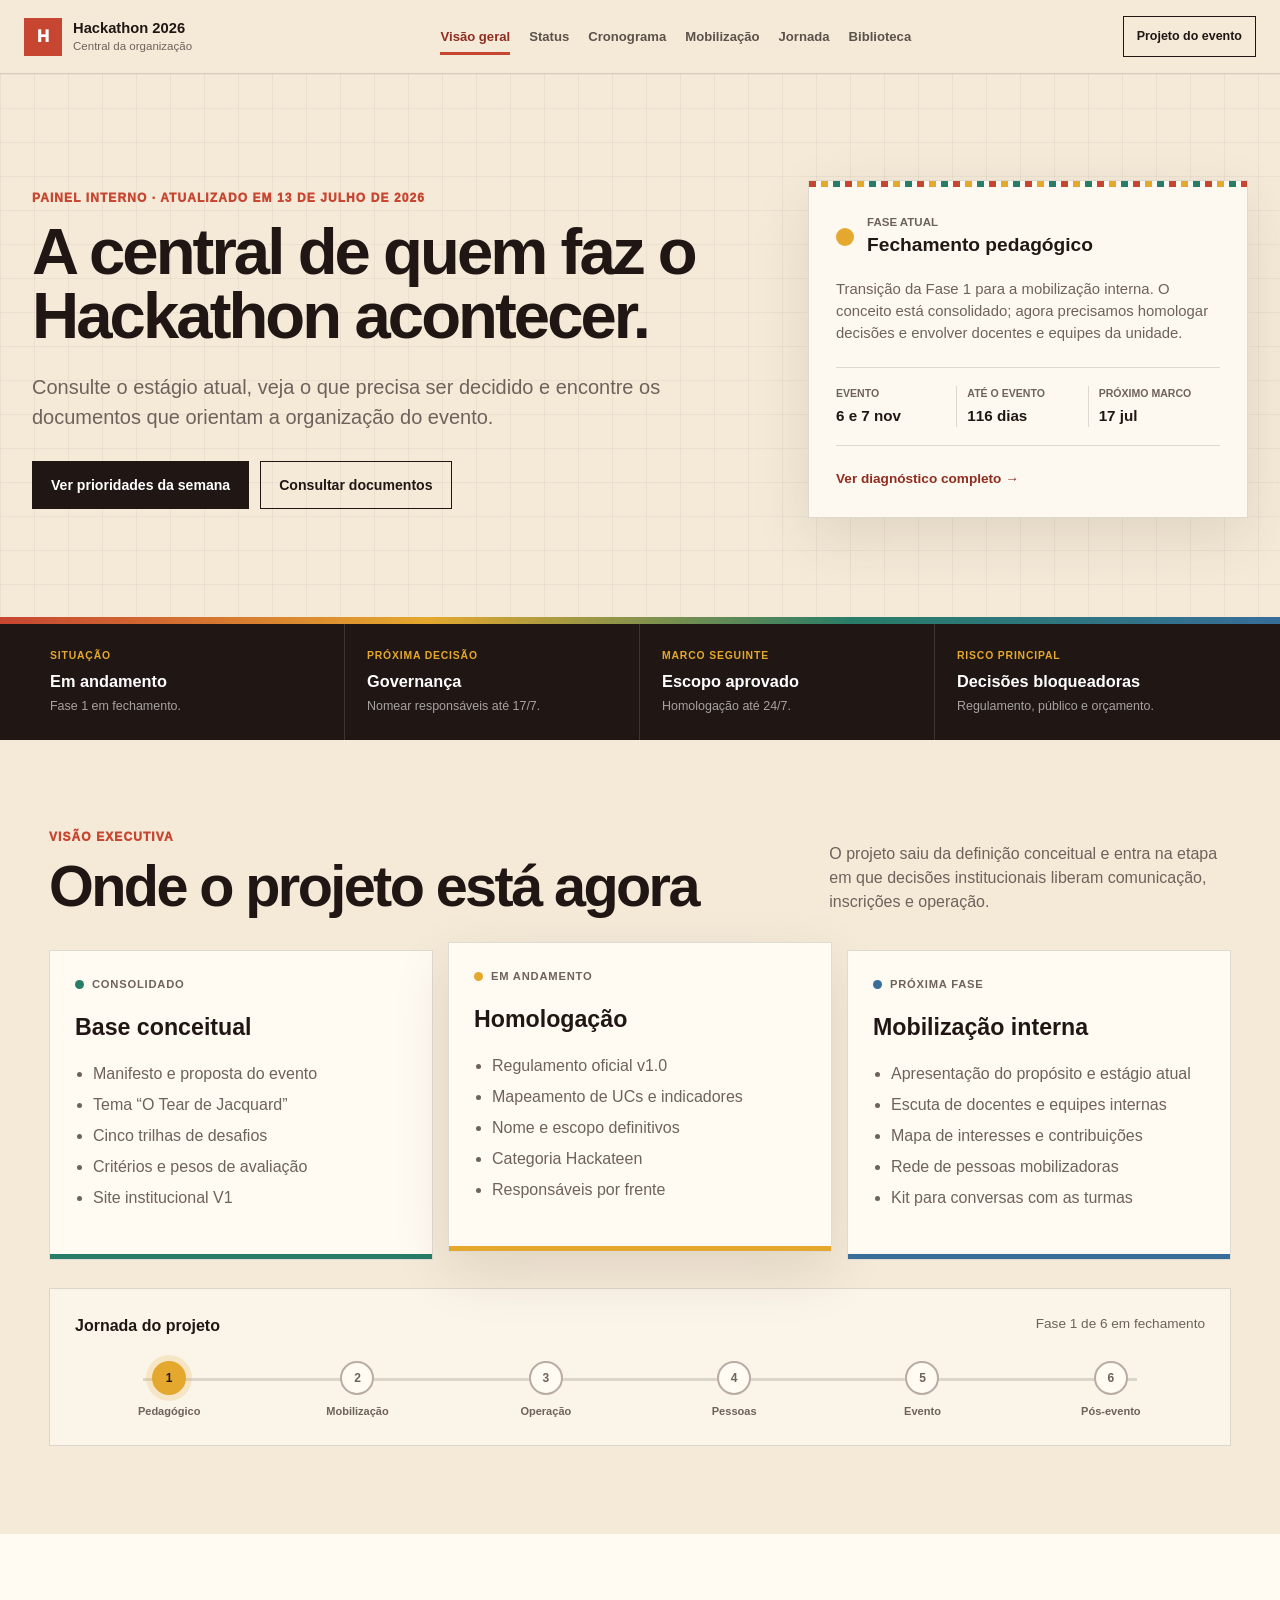
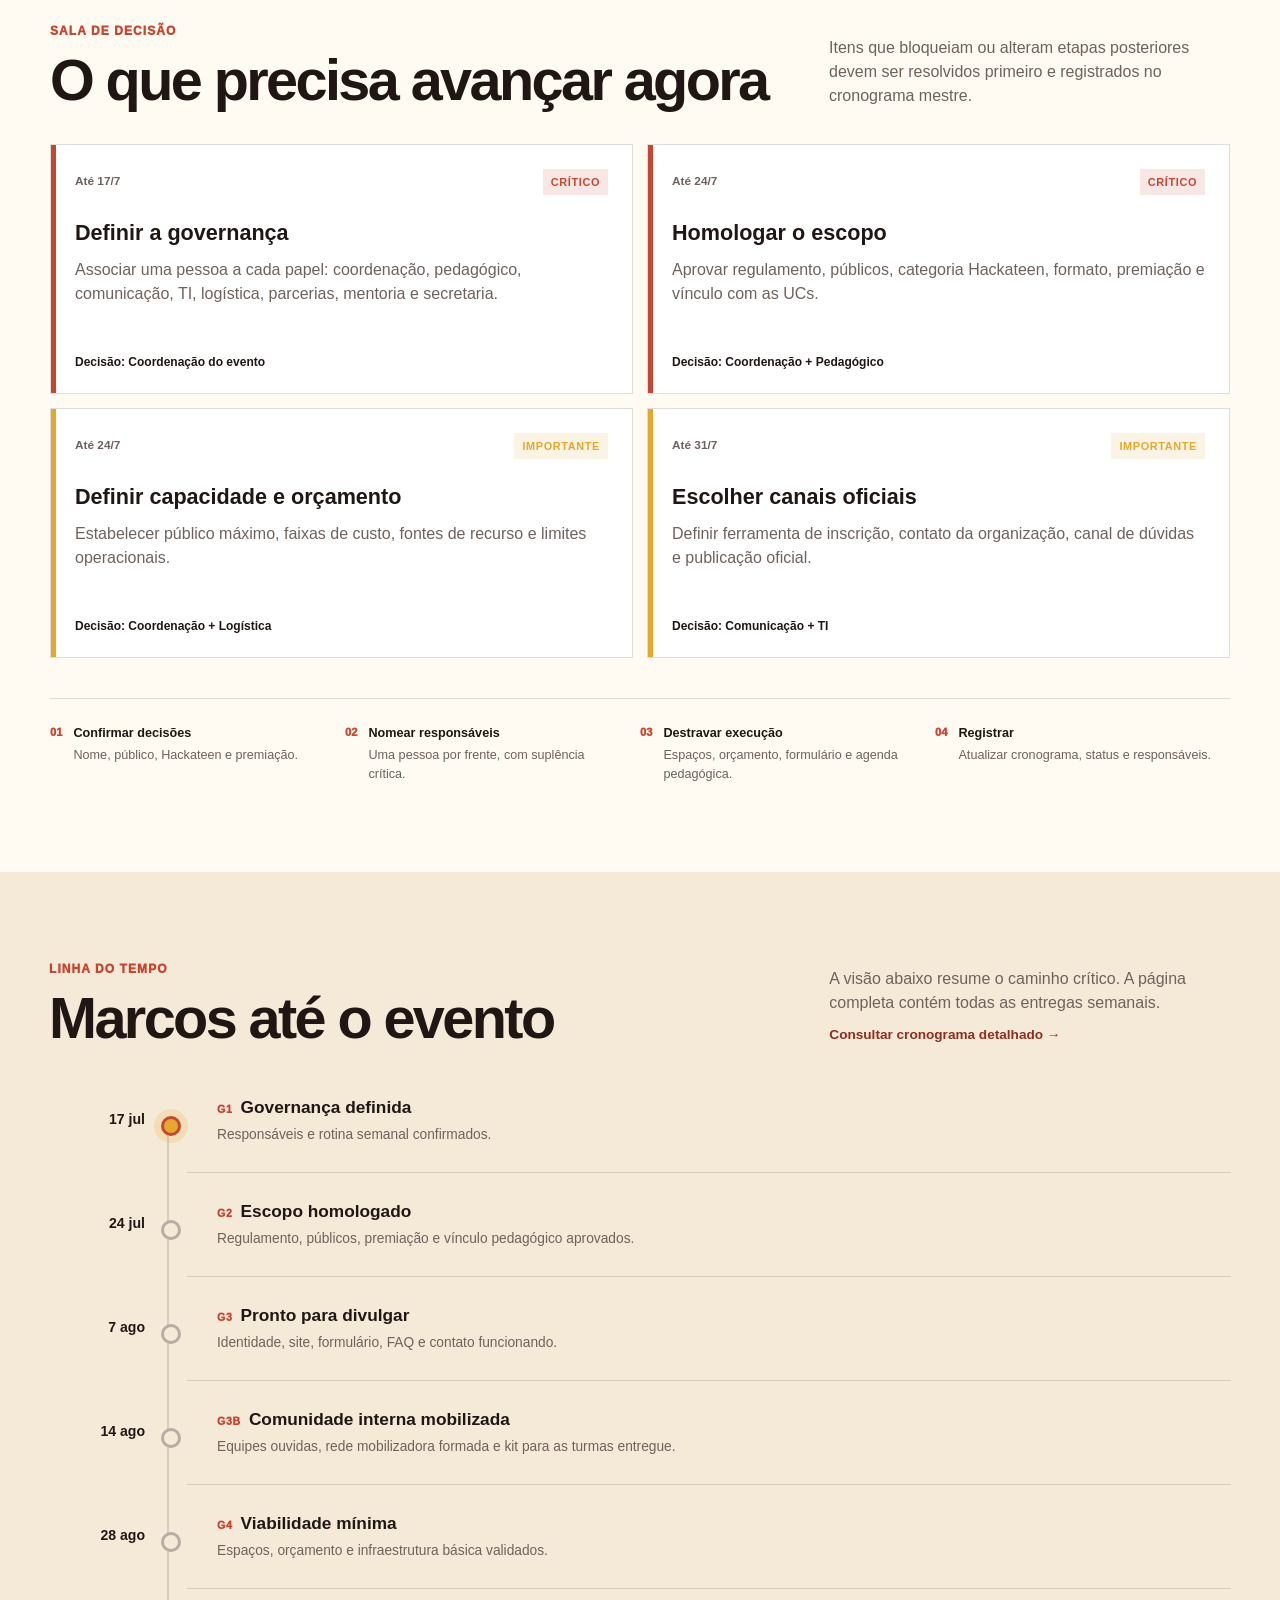
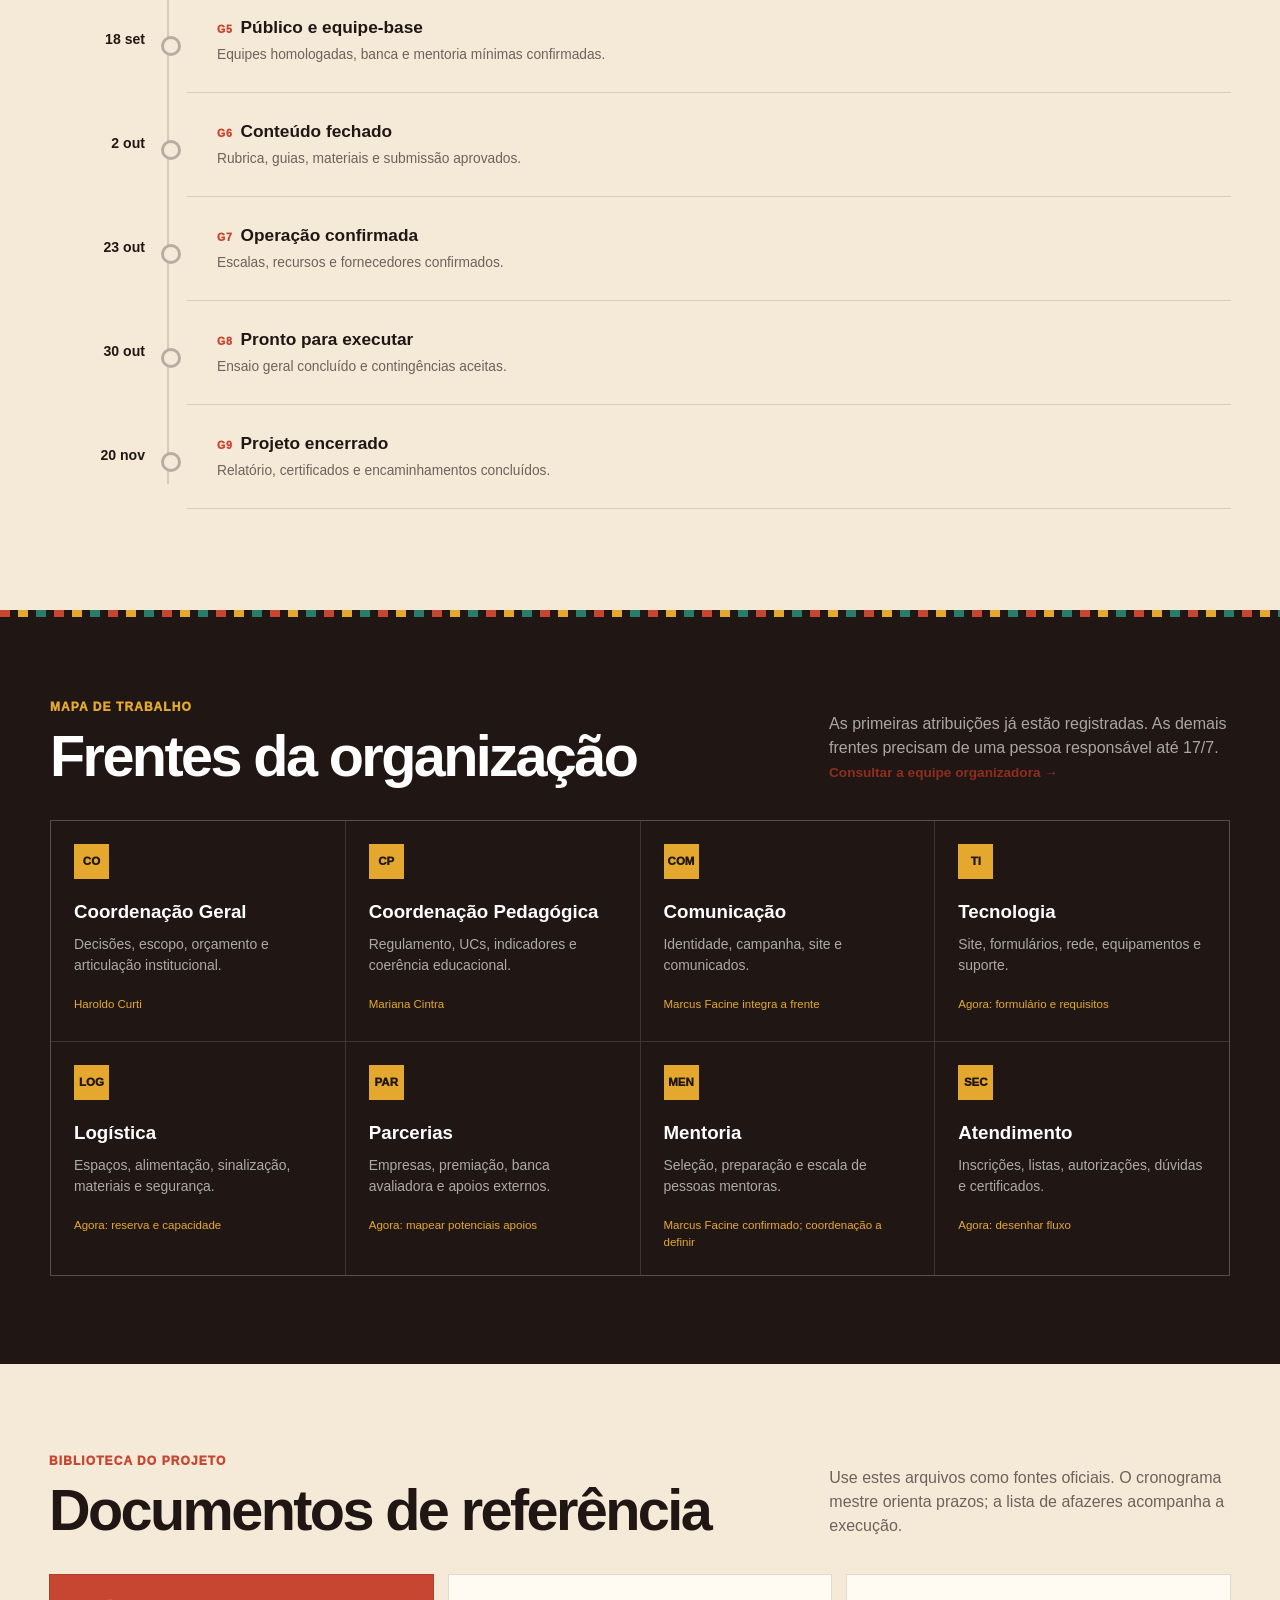
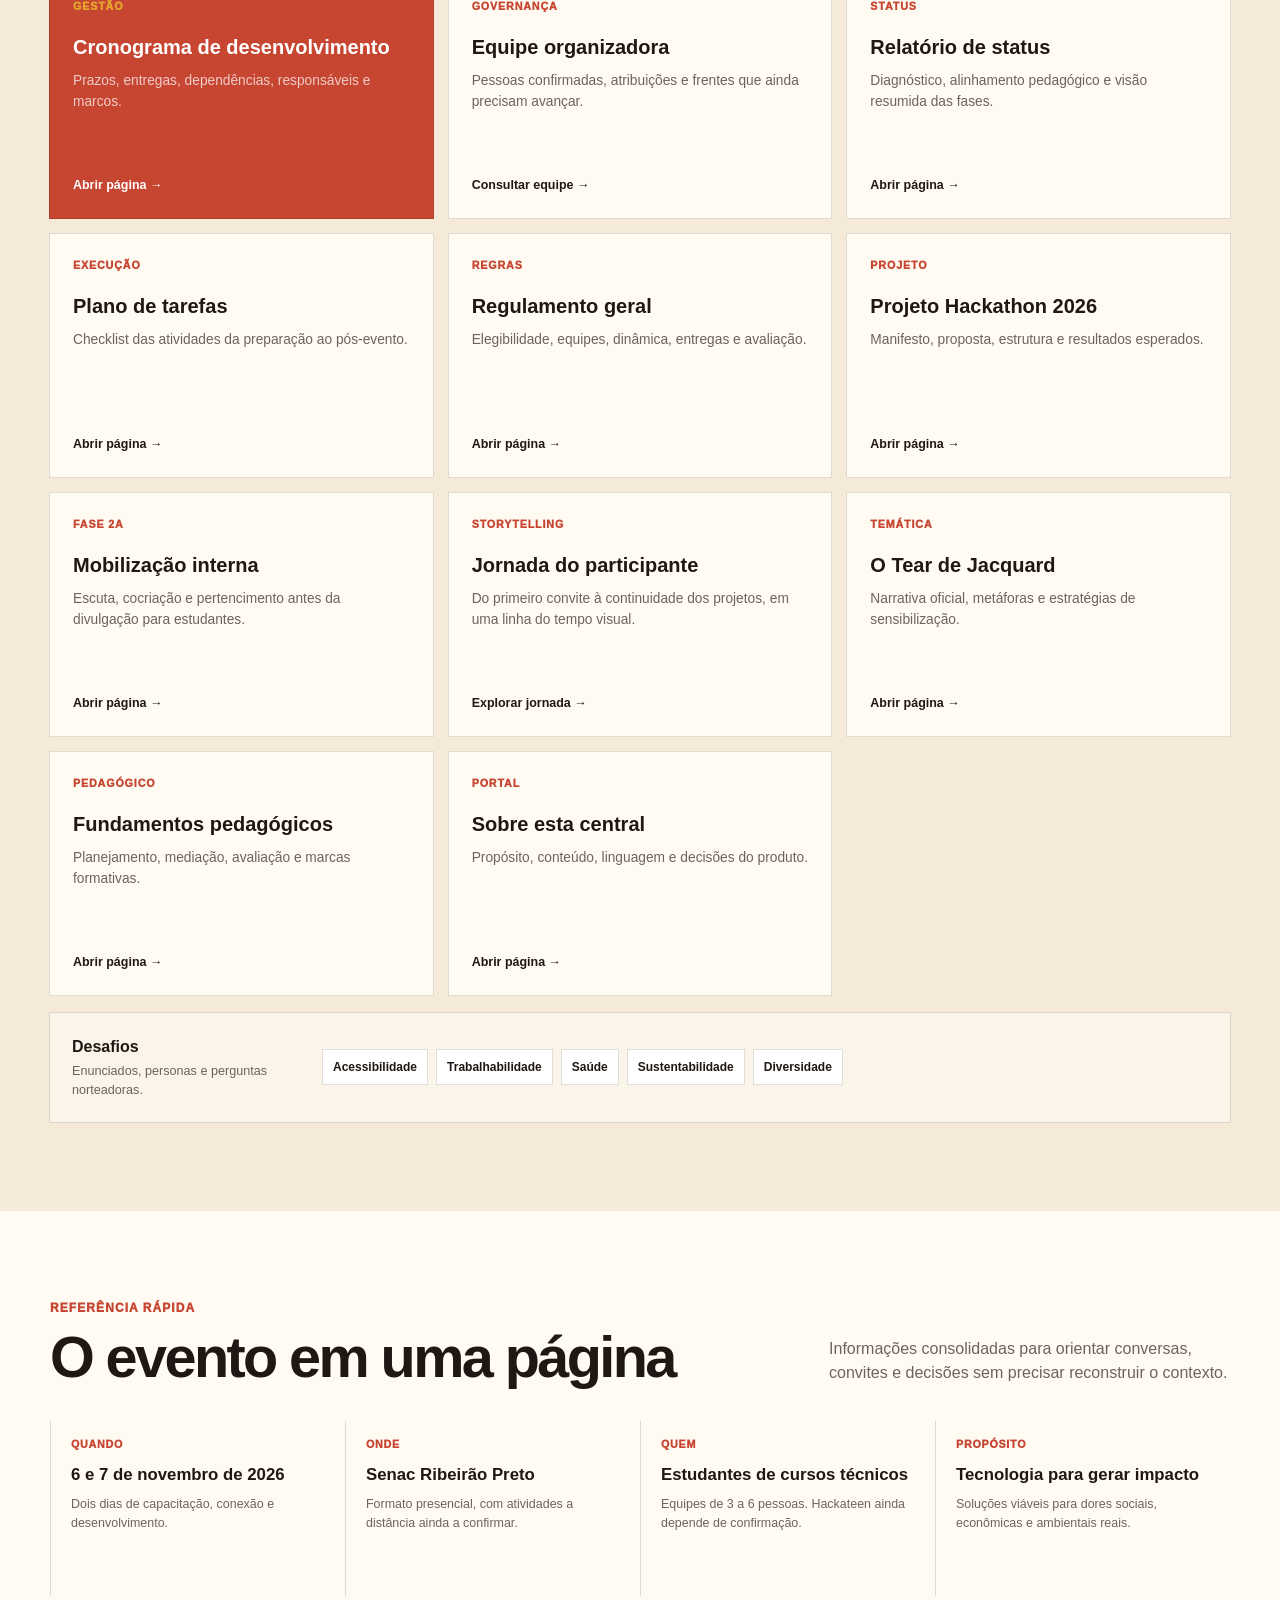
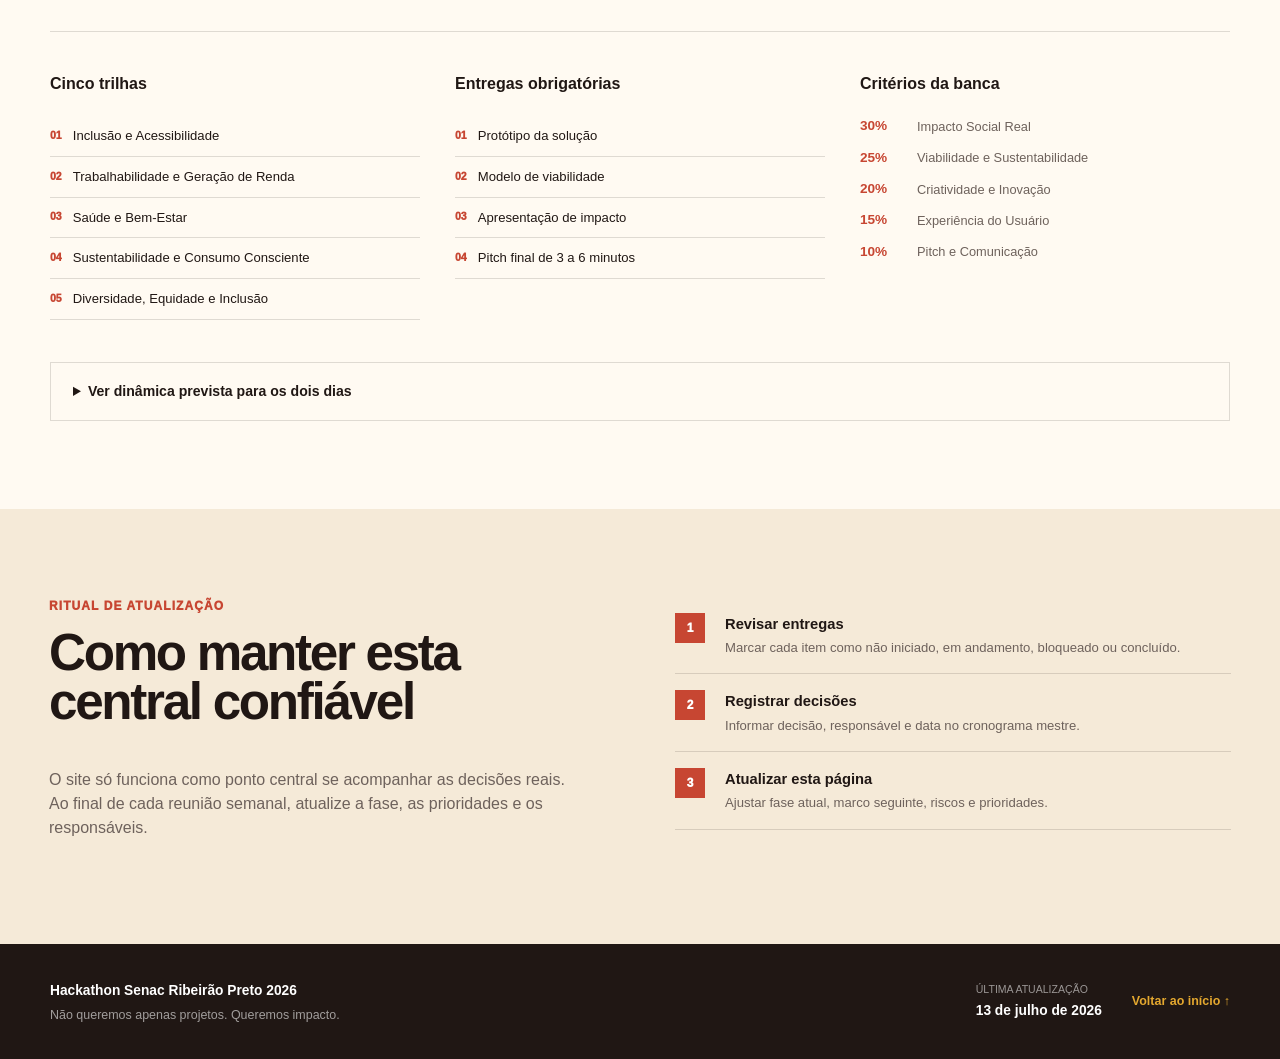
<file: index.html>
<!doctype html>
<html lang="pt-BR">
  <head>
    <meta charset="utf-8">
    <meta name="viewport" content="width=device-width, initial-scale=1">
    <meta name="description" content="Central de organização do Hackathon Senac Ribeirão Preto 2026: status, decisões, cronograma, documentos e informações do evento.">
    <title>Central da Organização | Hackathon Senac Ribeirão Preto 2026</title>
    <link rel="stylesheet" href="styles.css">
  </head>
  <body>
    <a class="skip-link" href="#conteudo">Ir para o conteúdo</a>

    <header class="topbar">
      <a class="brand" href="#inicio" aria-label="Ir para o início">
        <span class="brand-mark" aria-hidden="true">H</span>
        <span><strong>Hackathon 2026</strong><small>Central da organização</small></span>
      </a>
      <nav class="nav" aria-label="Navegação principal">
        <a class="active" aria-current="page" href="index.html">Visão geral</a>
        <a href="status.html">Status</a>
        <a href="cronograma.html">Cronograma</a>
        <a href="mobilizacao-interna.html">Mobilização</a>
        <a href="jornada-participante.html">Jornada</a>
        <a href="#documentos">Biblioteca</a>
      </nav>
      <a class="topbar-action" href="projeto.html">Projeto do evento</a>
      <details class="mobile-menu">
        <summary>Menu</summary>
        <nav class="mobile-menu-panel" aria-label="Navegação principal em telas menores">
          <a class="active" aria-current="page" href="index.html">Visão geral</a>
          <a href="status.html">Status</a>
          <a href="equipe.html">Equipe organizadora</a>
          <a href="cronograma.html">Cronograma</a>
          <a href="mobilizacao-interna.html">Mobilização interna</a>
          <a href="jornada-participante.html">Jornada do participante</a>
          <a href="projeto.html">Projeto</a>
          <a href="regulamento.html">Regulamento</a>
          <a href="trilhas.html">Trilhas</a>
          <a href="tarefas.html">Tarefas</a>
          <a href="tematica.html">Temática</a>
          <a href="fundamentos.html">Fundamentos</a>
          <a href="portal.html">Sobre esta central</a>
        </nav>
      </details>
    </header>

    <main id="conteudo">
      <section class="hero" id="inicio">
        <div class="hero-copy">
          <p class="eyebrow">Painel interno · atualizado em 13 de julho de 2026</p>
          <h1>A central de quem faz o Hackathon acontecer.</h1>
          <p class="hero-lead">Consulte o estágio atual, veja o que precisa ser decidido e encontre os documentos que orientam a organização do evento.</p>
          <div class="action-row">
            <a class="button" href="#decisoes">Ver prioridades da semana</a>
            <a class="button secondary" href="#documentos">Consultar documentos</a>
          </div>
        </div>

        <aside class="hero-status" aria-label="Resumo executivo">
          <div class="status-heading">
            <span class="pulse" aria-hidden="true"></span>
            <div><small>Fase atual</small><strong>Fechamento pedagógico</strong></div>
          </div>
          <p>Transição da Fase 1 para a mobilização interna. O conceito está consolidado; agora precisamos homologar decisões e envolver docentes e equipes da unidade.</p>
          <dl class="hero-metrics">
            <div><dt>Evento</dt><dd>6 e 7 nov</dd></div>
            <div><dt>Até o evento</dt><dd>116 dias</dd></div>
            <div><dt>Próximo marco</dt><dd>17 jul</dd></div>
          </dl>
          <a class="inline-link" href="#status">Ver diagnóstico completo <span aria-hidden="true">→</span></a>
        </aside>
      </section>

      <section class="signal-strip" aria-label="Informações essenciais">
        <div><span class="signal-label">Situação</span><strong>Em andamento</strong><p>Fase 1 em fechamento.</p></div>
        <div><span class="signal-label">Próxima decisão</span><strong>Governança</strong><p>Nomear responsáveis até 17/7.</p></div>
        <div><span class="signal-label">Marco seguinte</span><strong>Escopo aprovado</strong><p>Homologação até 24/7.</p></div>
        <div><span class="signal-label">Risco principal</span><strong>Decisões bloqueadoras</strong><p>Regulamento, público e orçamento.</p></div>
      </section>

      <section class="section" id="status">
        <div class="section-heading split-heading">
          <div>
            <p class="eyebrow">Visão executiva</p>
            <h2>Onde o projeto está agora</h2>
          </div>
          <p>O projeto saiu da definição conceitual e entra na etapa em que decisões institucionais liberam comunicação, inscrições e operação.</p>
        </div>

        <div class="status-board">
          <article class="status-card done">
            <div class="status-card-top"><span class="status-dot"></span><span>Consolidado</span></div>
            <h3>Base conceitual</h3>
            <ul>
              <li>Manifesto e proposta do evento</li>
              <li>Tema “O Tear de Jacquard”</li>
              <li>Cinco trilhas de desafios</li>
              <li>Critérios e pesos de avaliação</li>
              <li>Site institucional V1</li>
            </ul>
          </article>

          <article class="status-card active">
            <div class="status-card-top"><span class="status-dot"></span><span>Em andamento</span></div>
            <h3>Homologação</h3>
            <ul>
              <li>Regulamento oficial v1.0</li>
              <li>Mapeamento de UCs e indicadores</li>
              <li>Nome e escopo definitivos</li>
              <li>Categoria Hackateen</li>
              <li>Responsáveis por frente</li>
            </ul>
          </article>

          <article class="status-card next">
            <div class="status-card-top"><span class="status-dot"></span><span>Próxima fase</span></div>
            <h3>Mobilização interna</h3>
            <ul>
              <li>Apresentação do propósito e estágio atual</li>
              <li>Escuta de docentes e equipes internas</li>
              <li>Mapa de interesses e contribuições</li>
              <li>Rede de pessoas mobilizadoras</li>
              <li>Kit para conversas com as turmas</li>
            </ul>
          </article>
        </div>

        <div class="progress-panel">
          <div class="progress-copy"><strong>Jornada do projeto</strong><span>Fase 1 de 6 em fechamento</span></div>
          <div class="phase-line" aria-label="Fase 1 de 6 em fechamento">
            <span class="phase completed"><b>1</b><small>Pedagógico</small></span>
            <span class="phase"><b>2</b><small>Mobilização</small></span>
            <span class="phase"><b>3</b><small>Operação</small></span>
            <span class="phase"><b>4</b><small>Pessoas</small></span>
            <span class="phase"><b>5</b><small>Evento</small></span>
            <span class="phase"><b>6</b><small>Pós-evento</small></span>
          </div>
        </div>
      </section>

      <section class="section warm-section" id="decisoes">
        <div class="section-heading split-heading">
          <div>
            <p class="eyebrow">Sala de decisão</p>
            <h2>O que precisa avançar agora</h2>
          </div>
          <p>Itens que bloqueiam ou alteram etapas posteriores devem ser resolvidos primeiro e registrados no cronograma mestre.</p>
        </div>

        <div class="decision-grid">
          <article class="decision-card critical">
            <div class="decision-meta"><span>Até 17/7</span><strong>Crítico</strong></div>
            <h3>Definir a governança</h3>
            <p>Associar uma pessoa a cada papel: coordenação, pedagógico, comunicação, TI, logística, parcerias, mentoria e secretaria.</p>
            <span class="decision-owner">Decisão: Coordenação do evento</span>
          </article>
          <article class="decision-card critical">
            <div class="decision-meta"><span>Até 24/7</span><strong>Crítico</strong></div>
            <h3>Homologar o escopo</h3>
            <p>Aprovar regulamento, públicos, categoria Hackateen, formato, premiação e vínculo com as UCs.</p>
            <span class="decision-owner">Decisão: Coordenação + Pedagógico</span>
          </article>
          <article class="decision-card important">
            <div class="decision-meta"><span>Até 24/7</span><strong>Importante</strong></div>
            <h3>Definir capacidade e orçamento</h3>
            <p>Estabelecer público máximo, faixas de custo, fontes de recurso e limites operacionais.</p>
            <span class="decision-owner">Decisão: Coordenação + Logística</span>
          </article>
          <article class="decision-card important">
            <div class="decision-meta"><span>Até 31/7</span><strong>Importante</strong></div>
            <h3>Escolher canais oficiais</h3>
            <p>Definir ferramenta de inscrição, contato da organização, canal de dúvidas e publicação oficial.</p>
            <span class="decision-owner">Decisão: Comunicação + TI</span>
          </article>
        </div>

        <div class="meeting-agenda">
          <div><span class="agenda-number">01</span><p><strong>Confirmar decisões</strong>Nome, público, Hackateen e premiação.</p></div>
          <div><span class="agenda-number">02</span><p><strong>Nomear responsáveis</strong>Uma pessoa por frente, com suplência crítica.</p></div>
          <div><span class="agenda-number">03</span><p><strong>Destravar execução</strong>Espaços, orçamento, formulário e agenda pedagógica.</p></div>
          <div><span class="agenda-number">04</span><p><strong>Registrar</strong>Atualizar cronograma, status e responsáveis.</p></div>
        </div>
      </section>

      <section class="section" id="cronograma">
        <div class="section-heading split-heading">
          <div>
            <p class="eyebrow">Linha do tempo</p>
            <h2>Marcos até o evento</h2>
          </div>
          <div class="heading-action"><p>A visão abaixo resume o caminho crítico. A página completa contém todas as entregas semanais.</p><a class="inline-link" href="cronograma.html">Consultar cronograma detalhado →</a></div>
        </div>

        <ol class="milestone-list">
          <li class="current"><time datetime="2026-07-17">17 jul</time><div><span>G1</span><h3>Governança definida</h3><p>Responsáveis e rotina semanal confirmados.</p></div></li>
          <li><time datetime="2026-07-24">24 jul</time><div><span>G2</span><h3>Escopo homologado</h3><p>Regulamento, públicos, premiação e vínculo pedagógico aprovados.</p></div></li>
          <li><time datetime="2026-08-07">7 ago</time><div><span>G3</span><h3>Pronto para divulgar</h3><p>Identidade, site, formulário, FAQ e contato funcionando.</p></div></li>
          <li><time datetime="2026-08-14">14 ago</time><div><span>G3B</span><h3>Comunidade interna mobilizada</h3><p>Equipes ouvidas, rede mobilizadora formada e kit para as turmas entregue.</p></div></li>
          <li><time datetime="2026-08-28">28 ago</time><div><span>G4</span><h3>Viabilidade mínima</h3><p>Espaços, orçamento e infraestrutura básica validados.</p></div></li>
          <li><time datetime="2026-09-18">18 set</time><div><span>G5</span><h3>Público e equipe-base</h3><p>Equipes homologadas, banca e mentoria mínimas confirmadas.</p></div></li>
          <li><time datetime="2026-10-02">2 out</time><div><span>G6</span><h3>Conteúdo fechado</h3><p>Rubrica, guias, materiais e submissão aprovados.</p></div></li>
          <li><time datetime="2026-10-23">23 out</time><div><span>G7</span><h3>Operação confirmada</h3><p>Escalas, recursos e fornecedores confirmados.</p></div></li>
          <li><time datetime="2026-10-30">30 out</time><div><span>G8</span><h3>Pronto para executar</h3><p>Ensaio geral concluído e contingências aceitas.</p></div></li>
          <li><time datetime="2026-11-20">20 nov</time><div><span>G9</span><h3>Projeto encerrado</h3><p>Relatório, certificados e encaminhamentos concluídos.</p></div></li>
        </ol>
      </section>

      <section class="section dark-section" id="frentes">
        <div class="section-heading split-heading">
          <div>
            <p class="eyebrow">Mapa de trabalho</p>
            <h2>Frentes da organização</h2>
          </div>
          <p>As primeiras atribuições já estão registradas. As demais frentes precisam de uma pessoa responsável até 17/7. <a class="inline-link" href="equipe.html">Consultar a equipe organizadora →</a></p>
        </div>

        <div class="workstream-grid">
          <article><span>CO</span><h3>Coordenação Geral</h3><p>Decisões, escopo, orçamento e articulação institucional.</p><small>Haroldo Curti</small></article>
          <article><span>CP</span><h3>Coordenação Pedagógica</h3><p>Regulamento, UCs, indicadores e coerência educacional.</p><small>Mariana Cintra</small></article>
          <article><span>COM</span><h3>Comunicação</h3><p>Identidade, campanha, site e comunicados.</p><small>Marcus Facine integra a frente</small></article>
          <article><span>TI</span><h3>Tecnologia</h3><p>Site, formulários, rede, equipamentos e suporte.</p><small>Agora: formulário e requisitos</small></article>
          <article><span>LOG</span><h3>Logística</h3><p>Espaços, alimentação, sinalização, materiais e segurança.</p><small>Agora: reserva e capacidade</small></article>
          <article><span>PAR</span><h3>Parcerias</h3><p>Empresas, premiação, banca avaliadora e apoios externos.</p><small>Agora: mapear potenciais apoios</small></article>
          <article><span>MEN</span><h3>Mentoria</h3><p>Seleção, preparação e escala de pessoas mentoras.</p><small>Marcus Facine confirmado; coordenação a definir</small></article>
          <article><span>SEC</span><h3>Atendimento</h3><p>Inscrições, listas, autorizações, dúvidas e certificados.</p><small>Agora: desenhar fluxo</small></article>
        </div>
      </section>

      <section class="section" id="documentos">
        <div class="section-heading split-heading">
          <div>
            <p class="eyebrow">Biblioteca do projeto</p>
            <h2>Documentos de referência</h2>
          </div>
          <p>Use estes arquivos como fontes oficiais. O cronograma mestre orienta prazos; a lista de afazeres acompanha a execução.</p>
        </div>

        <div class="document-grid">
          <a class="document-card primary-doc" href="cronograma.html"><span class="doc-tag">Gestão</span><h3>Cronograma de desenvolvimento</h3><p>Prazos, entregas, dependências, responsáveis e marcos.</p><strong>Abrir página →</strong></a>
          <a class="document-card" href="equipe.html"><span class="doc-tag">Governança</span><h3>Equipe organizadora</h3><p>Pessoas confirmadas, atribuições e frentes que ainda precisam avançar.</p><strong>Consultar equipe →</strong></a>
          <a class="document-card" href="status.html"><span class="doc-tag">Status</span><h3>Relatório de status</h3><p>Diagnóstico, alinhamento pedagógico e visão resumida das fases.</p><strong>Abrir página →</strong></a>
          <a class="document-card" href="tarefas.html"><span class="doc-tag">Execução</span><h3>Plano de tarefas</h3><p>Checklist das atividades da preparação ao pós-evento.</p><strong>Abrir página →</strong></a>
          <a class="document-card" href="regulamento.html"><span class="doc-tag">Regras</span><h3>Regulamento geral</h3><p>Elegibilidade, equipes, dinâmica, entregas e avaliação.</p><strong>Abrir página →</strong></a>
          <a class="document-card" href="projeto.html"><span class="doc-tag">Projeto</span><h3>Projeto Hackathon 2026</h3><p>Manifesto, proposta, estrutura e resultados esperados.</p><strong>Abrir página →</strong></a>
          <a class="document-card" href="mobilizacao-interna.html"><span class="doc-tag">Fase 2A</span><h3>Mobilização interna</h3><p>Escuta, cocriação e pertencimento antes da divulgação para estudantes.</p><strong>Abrir página →</strong></a>
          <a class="document-card" href="jornada-participante.html"><span class="doc-tag">Storytelling</span><h3>Jornada do participante</h3><p>Do primeiro convite à continuidade dos projetos, em uma linha do tempo visual.</p><strong>Explorar jornada →</strong></a>
          <a class="document-card" href="tematica.html"><span class="doc-tag">Temática</span><h3>O Tear de Jacquard</h3><p>Narrativa oficial, metáforas e estratégias de sensibilização.</p><strong>Abrir página →</strong></a>
          <a class="document-card" href="fundamentos.html"><span class="doc-tag">Pedagógico</span><h3>Fundamentos pedagógicos</h3><p>Planejamento, mediação, avaliação e marcas formativas.</p><strong>Abrir página →</strong></a>
          <a class="document-card" href="portal.html"><span class="doc-tag">Portal</span><h3>Sobre esta central</h3><p>Propósito, conteúdo, linguagem e decisões do produto.</p><strong>Abrir página →</strong></a>
        </div>

        <div class="reference-row">
          <div><strong>Desafios</strong><p>Enunciados, personas e perguntas norteadoras.</p></div>
          <nav aria-label="Documentos das trilhas">
            <a href="trilhas.html#trilha1-acessibilidade">Acessibilidade</a>
            <a href="trilhas.html#trilha2-trabalhabilidade">Trabalhabilidade</a>
            <a href="trilhas.html#trilha3-saude">Saúde</a>
            <a href="trilhas.html#trilha4-sustentabilidade">Sustentabilidade</a>
            <a href="trilhas.html#trilha5-diversidade">Diversidade</a>
          </nav>
        </div>
      </section>

      <section class="section event-section" id="evento">
        <div class="section-heading split-heading">
          <div>
            <p class="eyebrow">Referência rápida</p>
            <h2>O evento em uma página</h2>
          </div>
          <p>Informações consolidadas para orientar conversas, convites e decisões sem precisar reconstruir o contexto.</p>
        </div>

        <div class="event-facts">
          <article><span>Quando</span><strong>6 e 7 de novembro de 2026</strong><p>Dois dias de capacitação, conexão e desenvolvimento.</p></article>
          <article><span>Onde</span><strong>Senac Ribeirão Preto</strong><p>Formato presencial, com atividades a distância ainda a confirmar.</p></article>
          <article><span>Quem</span><strong>Estudantes de cursos técnicos</strong><p>Equipes de 3 a 6 pessoas. Hackateen ainda depende de confirmação.</p></article>
          <article><span>Propósito</span><strong>Tecnologia para gerar impacto</strong><p>Soluções viáveis para dores sociais, econômicas e ambientais reais.</p></article>
        </div>

        <div class="event-columns">
          <div>
            <h3>Cinco trilhas</h3>
            <ol class="compact-list">
              <li><span>01</span>Inclusão e Acessibilidade</li>
              <li><span>02</span>Trabalhabilidade e Geração de Renda</li>
              <li><span>03</span>Saúde e Bem-Estar</li>
              <li><span>04</span>Sustentabilidade e Consumo Consciente</li>
              <li><span>05</span>Diversidade, Equidade e Inclusão</li>
            </ol>
          </div>
          <div>
            <h3>Entregas obrigatórias</h3>
            <ol class="compact-list">
              <li><span>01</span>Protótipo da solução</li>
              <li><span>02</span>Modelo de viabilidade</li>
              <li><span>03</span>Apresentação de impacto</li>
              <li><span>04</span>Pitch final de 3 a 6 minutos</li>
            </ol>
          </div>
          <div>
            <h3>Critérios da banca</h3>
            <ul class="score-list">
              <li><strong>30%</strong><span>Impacto Social Real</span></li>
              <li><strong>25%</strong><span>Viabilidade e Sustentabilidade</span></li>
              <li><strong>20%</strong><span>Criatividade e Inovação</span></li>
              <li><strong>15%</strong><span>Experiência do Usuário</span></li>
              <li><strong>10%</strong><span>Pitch e Comunicação</span></li>
            </ul>
          </div>
        </div>

        <details class="event-days">
          <summary>Ver dinâmica prevista para os dois dias</summary>
          <div class="days-grid">
            <article><span>Dia 1 · 6 de novembro</span><h3>Capacitação e conexão</h3><p>Credenciamento, abertura, oficinas, repertório, networking e consolidação das equipes.</p></article>
            <article><span>Dia 2 · 7 de novembro</span><h3>Maratona e pitches</h3><p>Desenvolvimento, rodadas de mentoria, submissão, apresentações, avaliação e premiação.</p></article>
          </div>
        </details>
      </section>

      <section class="section governance-section" id="governanca">
        <div>
          <p class="eyebrow">Ritual de atualização</p>
          <h2>Como manter esta central confiável</h2>
          <p>O site só funciona como ponto central se acompanhar as decisões reais. Ao final de cada reunião semanal, atualize a fase, as prioridades e os responsáveis.</p>
        </div>
        <ol>
          <li><span>1</span><p><strong>Revisar entregas</strong>Marcar cada item como não iniciado, em andamento, bloqueado ou concluído.</p></li>
          <li><span>2</span><p><strong>Registrar decisões</strong>Informar decisão, responsável e data no cronograma mestre.</p></li>
          <li><span>3</span><p><strong>Atualizar esta página</strong>Ajustar fase atual, marco seguinte, riscos e prioridades.</p></li>
        </ol>
      </section>
    </main>

    <footer>
      <div><strong>Hackathon Senac Ribeirão Preto 2026</strong><p>Não queremos apenas projetos. Queremos impacto.</p></div>
      <div><span>Última atualização</span><strong>13 de julho de 2026</strong></div>
      <a href="#inicio">Voltar ao início ↑</a>
    </footer>
  </body>
</html>
</file>
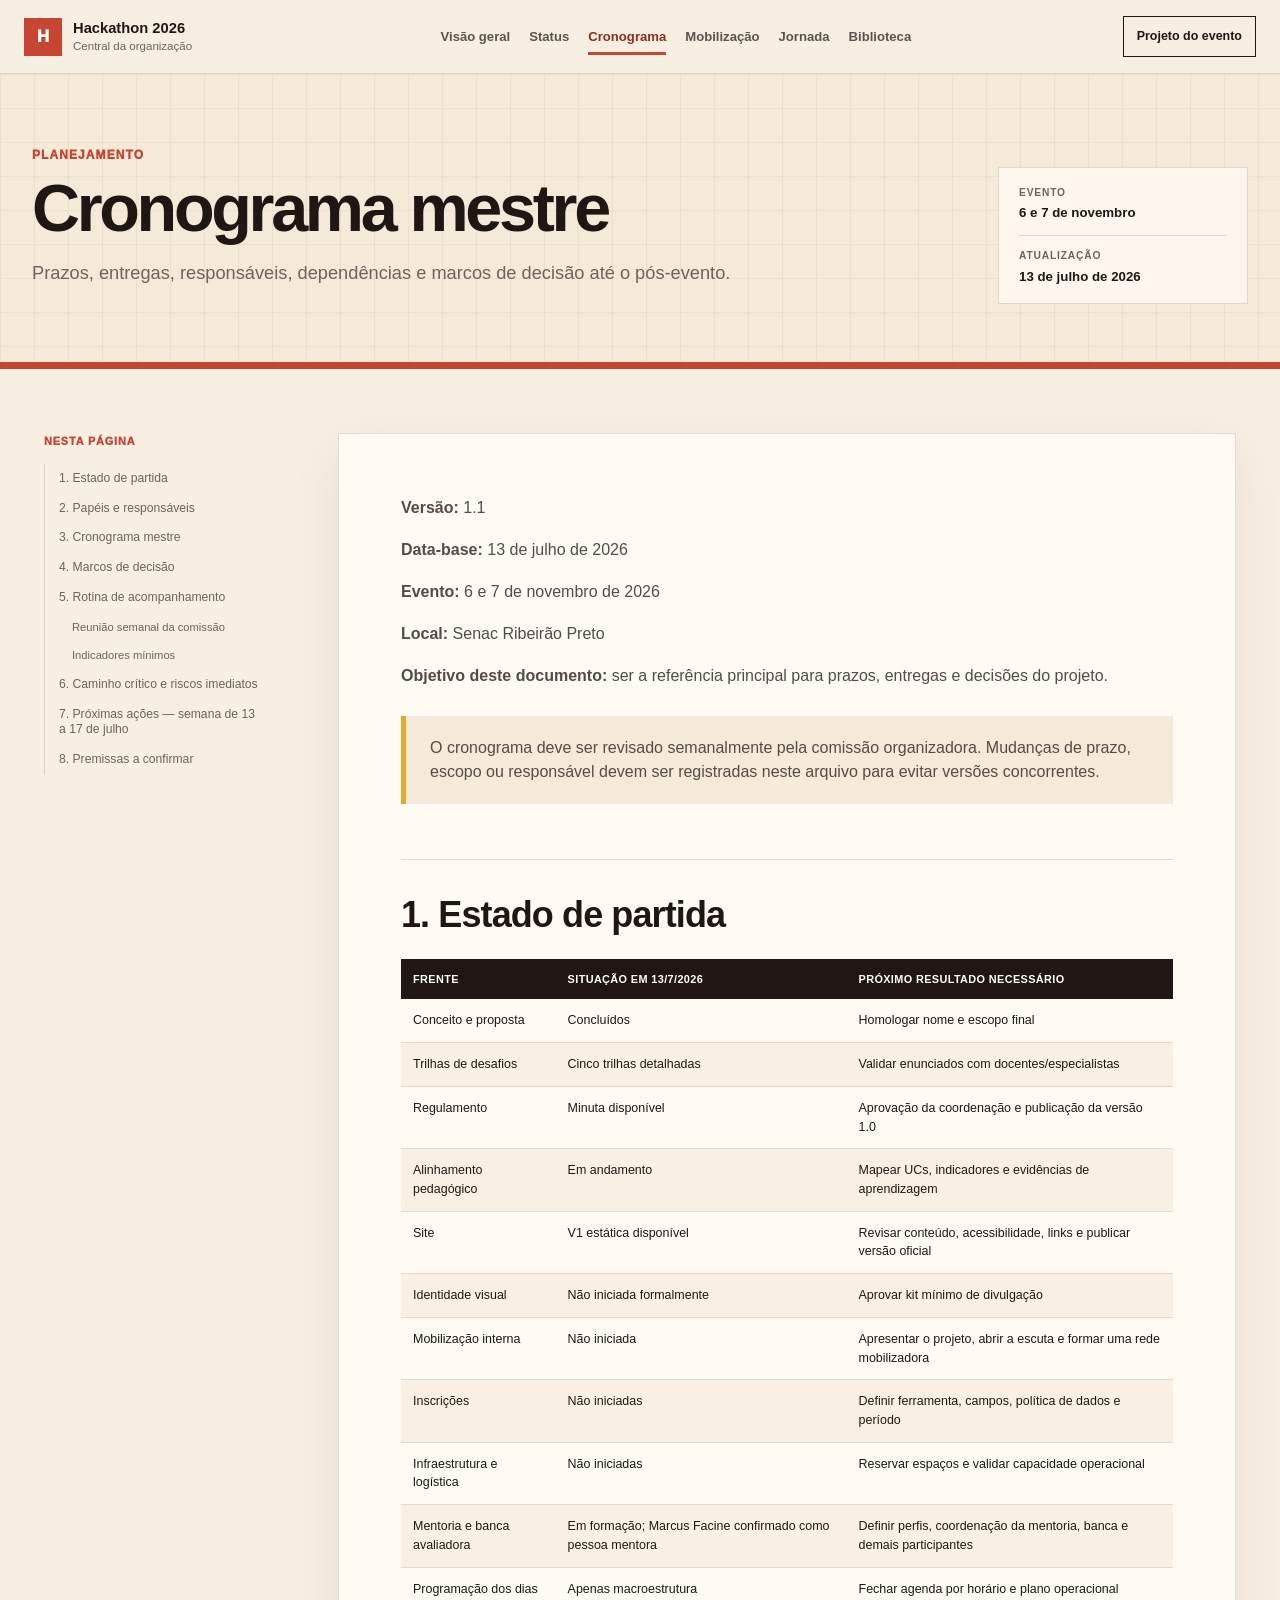
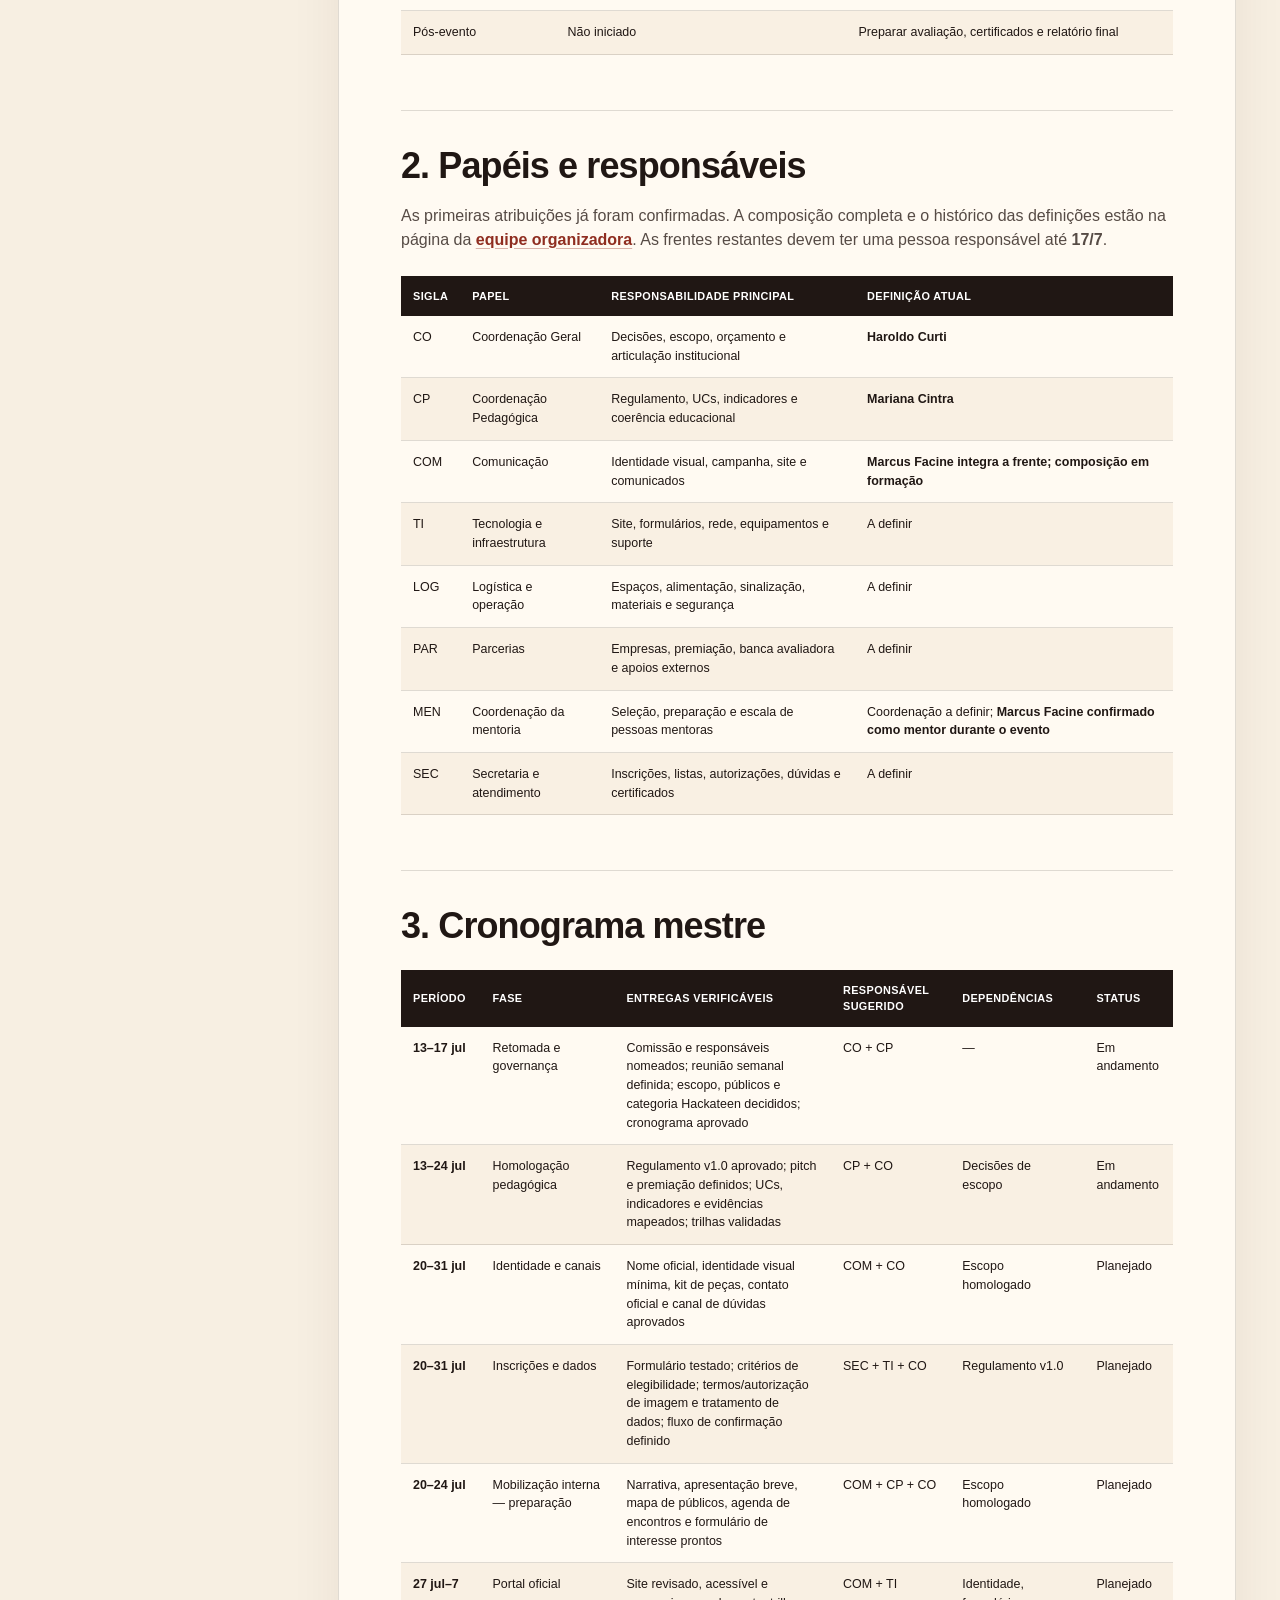
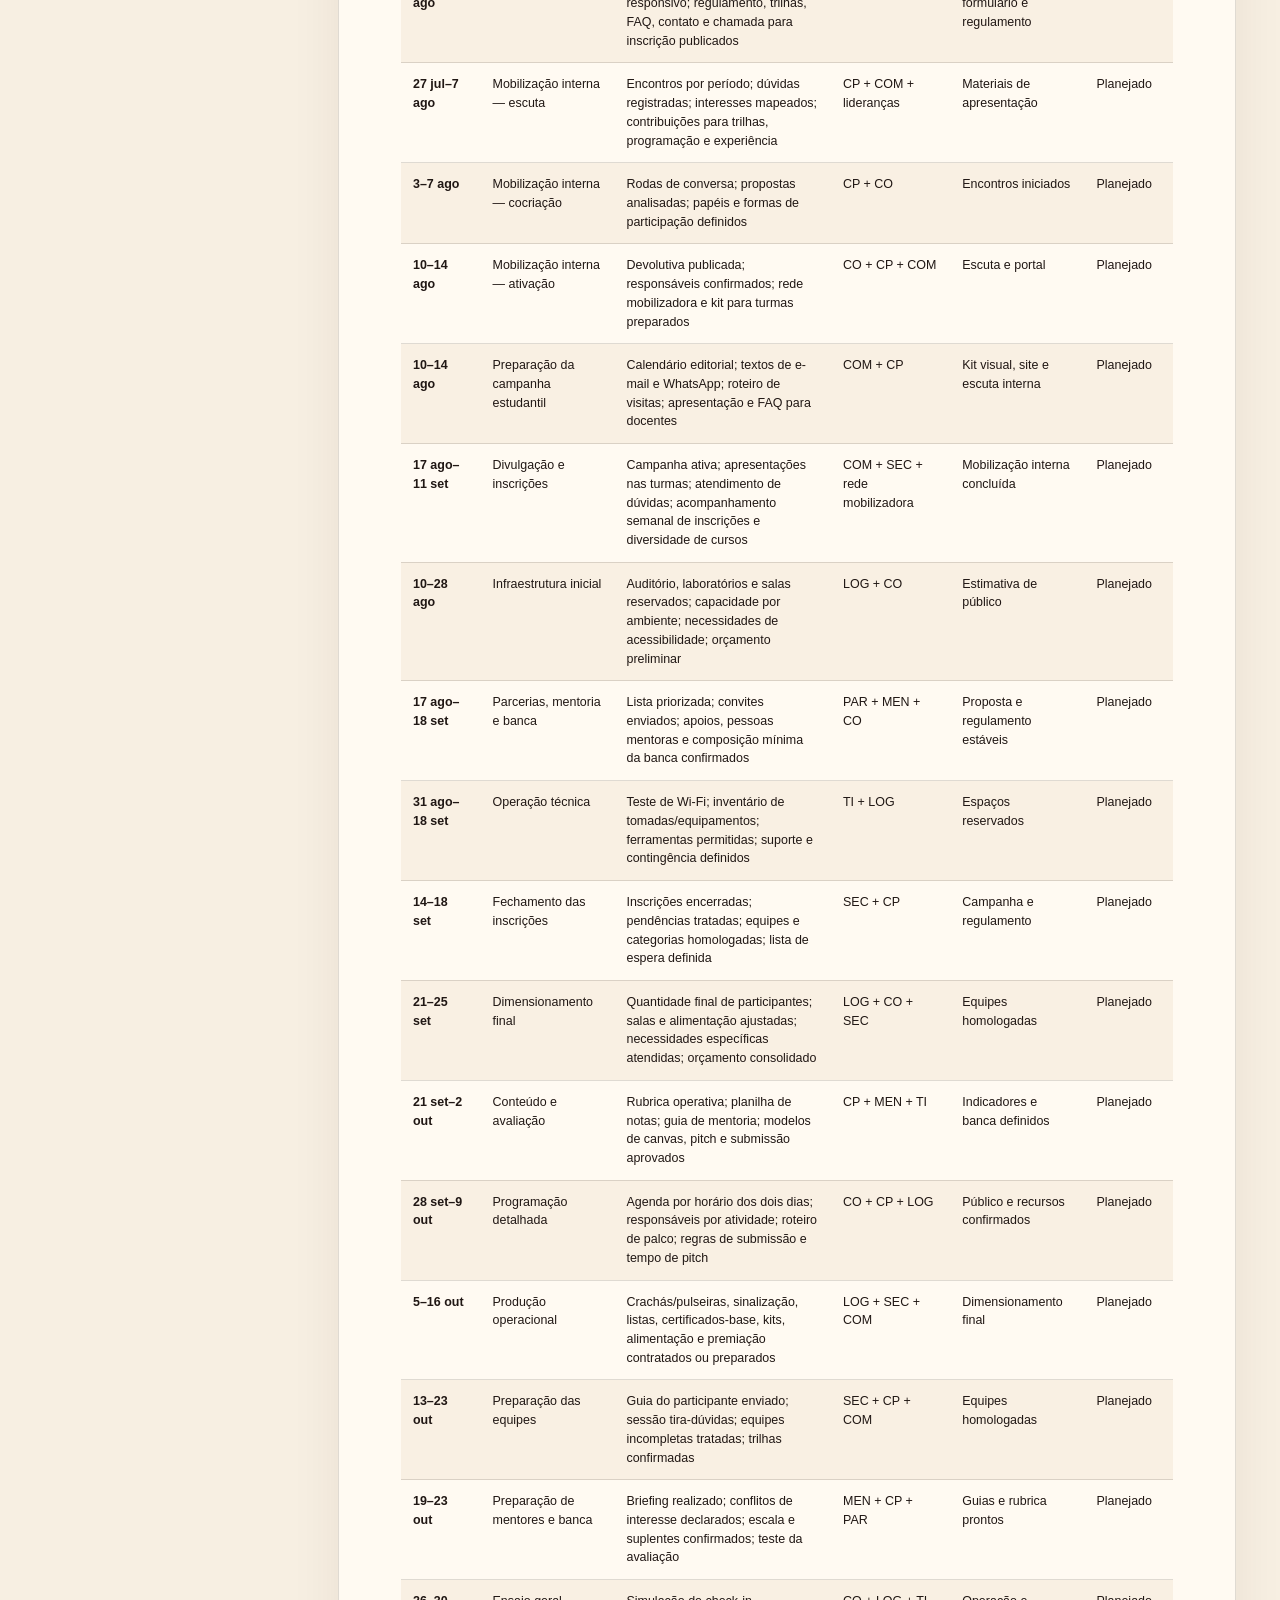
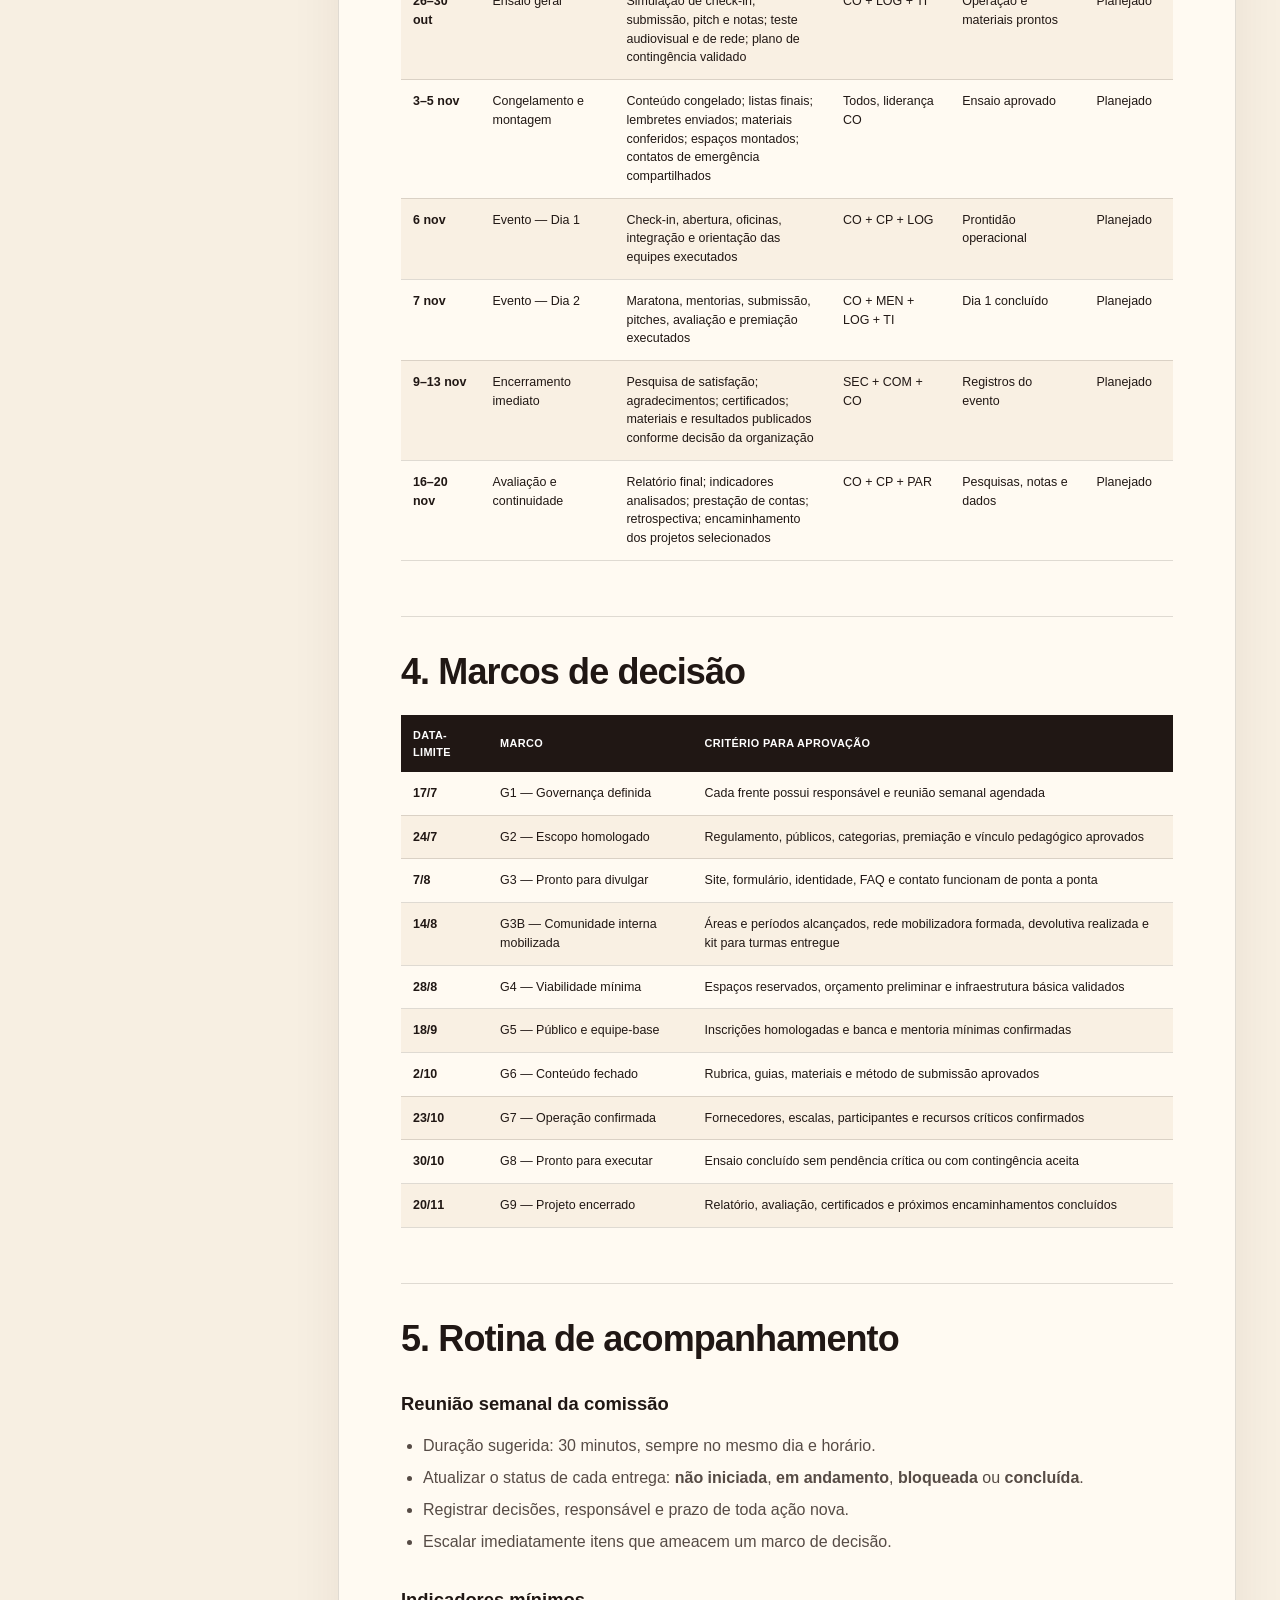
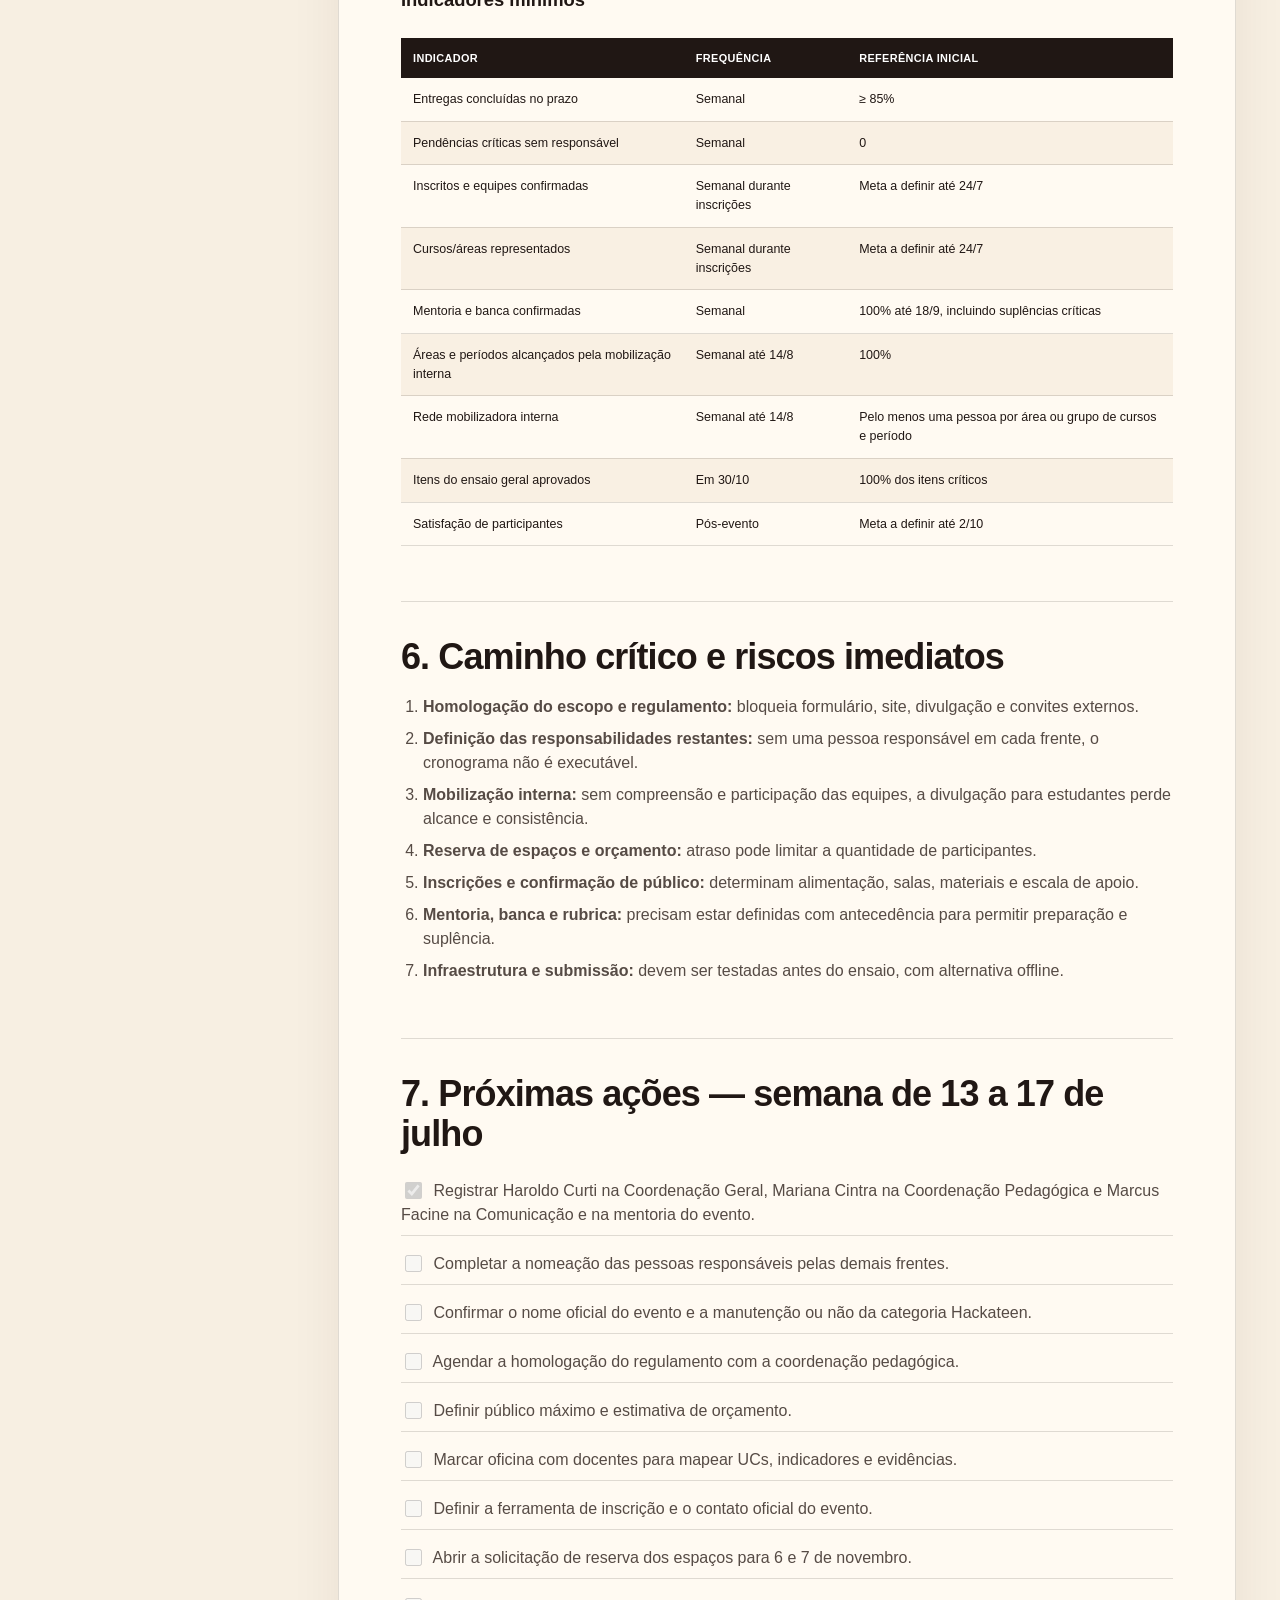
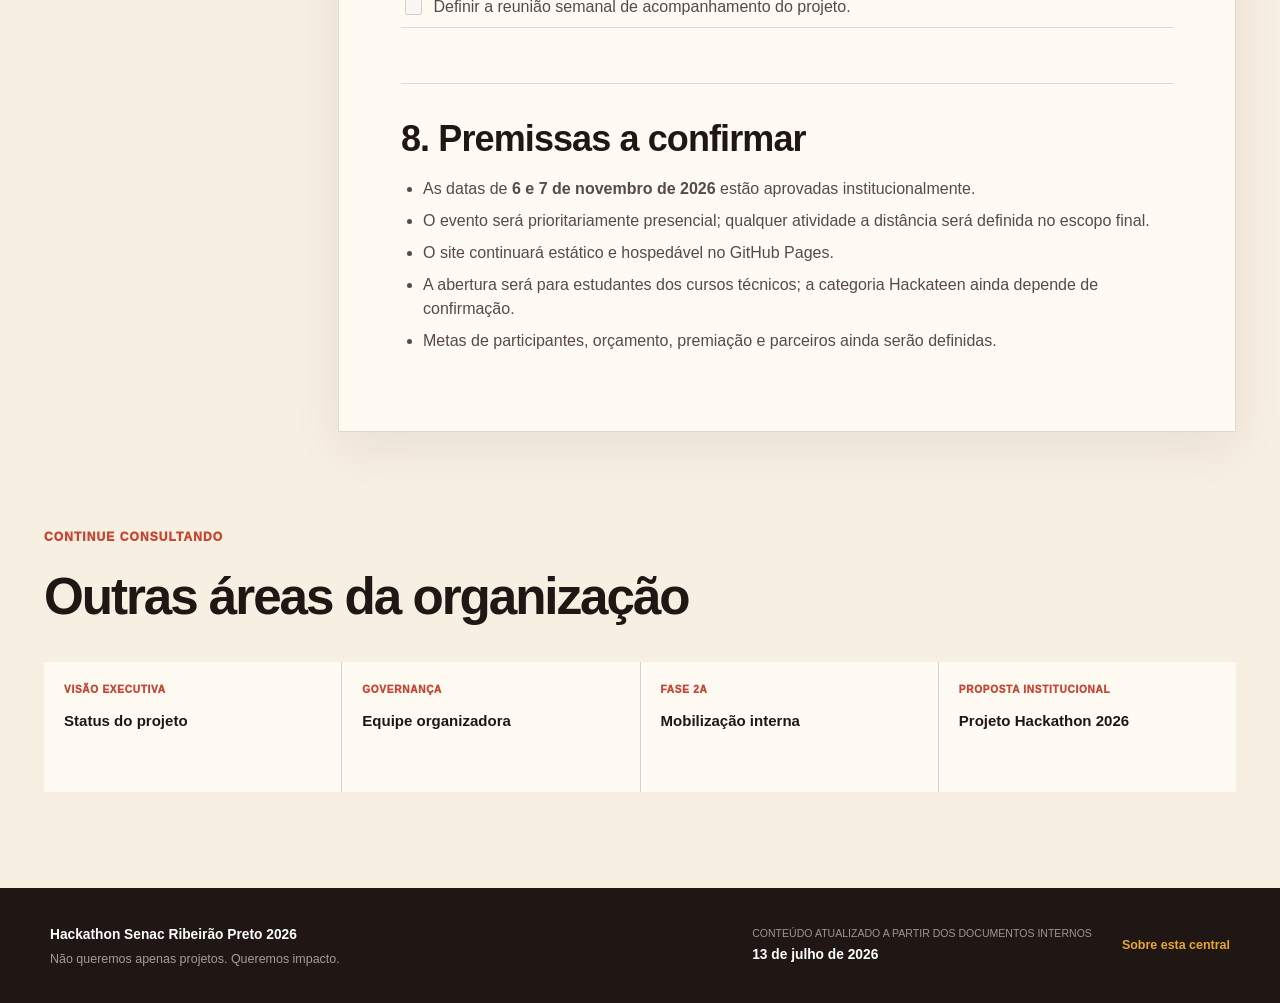
<file: cronograma.html>
<!doctype html>
<html lang="pt-BR">
  <head>
    <meta charset="utf-8">
    <meta name="viewport" content="width=device-width, initial-scale=1">
    <meta name="description" content="Prazos, entregas, responsáveis, dependências e marcos de decisão até o pós-evento.">
    <title>Cronograma mestre | Hackathon Senac Ribeirão Preto 2026</title>
    <link rel="stylesheet" href="styles.css">
  </head>
  <body class="content-page">
    <a class="skip-link" href="#conteudo">Ir para o conteúdo</a>
    <header class="topbar">
      <a class="brand" href="index.html" aria-label="Ir para a visão geral">
        <span class="brand-mark" aria-hidden="true">H</span>
        <span><strong>Hackathon 2026</strong><small>Central da organização</small></span>
      </a>
      <nav class="nav" aria-label="Navegação principal">
          <a href="index.html">Visão geral</a>
          <a href="status.html">Status</a>
          <a href="cronograma.html" class="active" aria-current="page">Cronograma</a>
          <a href="mobilizacao-interna.html">Mobilização</a>
          <a href="jornada-participante.html">Jornada</a>
          <a href="index.html#documentos">Biblioteca</a>
      </nav>
      <a class="topbar-action" href="projeto.html">Projeto do evento</a>
      <details class="mobile-menu">
        <summary>Menu</summary>
        <nav class="mobile-menu-panel" aria-label="Navegação principal em telas menores">
            <a href="index.html">Visão geral</a>
            <a href="status.html">Status</a>
            <a href="equipe.html">Equipe organizadora</a>
            <a href="cronograma.html" class="active" aria-current="page">Cronograma</a>
            <a href="mobilizacao-interna.html">Mobilização interna</a>
            <a href="jornada-participante.html">Jornada do participante</a>
            <a href="projeto.html">Projeto</a>
            <a href="regulamento.html">Regulamento</a>
            <a href="trilhas.html">Trilhas</a>
            <a href="tarefas.html">Tarefas</a>
            <a href="tematica.html">Temática</a>
            <a href="fundamentos.html">Fundamentos</a>
            <a href="portal.html">Sobre esta central</a>
        </nav>
      </details>
    </header>
    <main id="conteudo" class="page-main">
      <header class="page-hero">
        <div>
          <p class="eyebrow">Planejamento</p>
          <h1>Cronograma mestre</h1>
          <p>Prazos, entregas, responsáveis, dependências e marcos de decisão até o pós-evento.</p>
        </div>
        <dl>
          <div><dt>Evento</dt><dd>6 e 7 de novembro</dd></div>
          <div><dt>Atualização</dt><dd>13 de julho de 2026</dd></div>
        </dl>
      </header>
      <div class="page-layout">
        <aside class="page-toc" aria-label="Nesta página">
          <span>Nesta página</span>
          <nav><a href="#estado-de-partida">1. Estado de partida</a>
              <a href="#papeis-e-responsaveis">2. Papéis e responsáveis</a>
              <a href="#cronograma-mestre">3. Cronograma mestre</a>
              <a href="#marcos-de-decisao">4. Marcos de decisão</a>
              <a href="#rotina-de-acompanhamento">5. Rotina de acompanhamento</a>
              <a href="#reuniao-semanal-da-comissao" class="toc-subitem">Reunião semanal da comissão</a>
              <a href="#indicadores-minimos" class="toc-subitem">Indicadores mínimos</a>
              <a href="#caminho-critico-e-riscos-imediatos">6. Caminho crítico e riscos imediatos</a>
              <a href="#proximas-acoes-semana-de-13-a-17-de-julho">7. Próximas ações — semana de 13 a 17 de julho</a>
              <a href="#premissas-a-confirmar">8. Premissas a confirmar</a></nav>
        </aside>
        <article class="rich-content">
          <p><strong>Versão:</strong> 1.1</p>
<p><strong>Data-base:</strong> 13 de julho de 2026</p>
<p><strong>Evento:</strong> 6 e 7 de novembro de 2026</p>
<p><strong>Local:</strong> Senac Ribeirão Preto</p>
<p><strong>Objetivo deste documento:</strong> ser a referência principal para prazos, entregas e decisões do projeto.</p>
<blockquote>
<p>O cronograma deve ser revisado semanalmente pela comissão organizadora. Mudanças de prazo, escopo ou responsável devem ser registradas neste arquivo para evitar versões concorrentes.</p>
</blockquote>
<h2 id="estado-de-partida">1. Estado de partida</h2>
<div class="table-scroll"><table>
<thead>
<tr>
<th>Frente</th>
<th>Situação em 13/7/2026</th>
<th>Próximo resultado necessário</th>
</tr>
</thead>
<tbody>
<tr>
<td>Conceito e proposta</td>
<td>Concluídos</td>
<td>Homologar nome e escopo final</td>
</tr>
<tr>
<td>Trilhas de desafios</td>
<td>Cinco trilhas detalhadas</td>
<td>Validar enunciados com docentes/especialistas</td>
</tr>
<tr>
<td>Regulamento</td>
<td>Minuta disponível</td>
<td>Aprovação da coordenação e publicação da versão 1.0</td>
</tr>
<tr>
<td>Alinhamento pedagógico</td>
<td>Em andamento</td>
<td>Mapear UCs, indicadores e evidências de aprendizagem</td>
</tr>
<tr>
<td>Site</td>
<td>V1 estática disponível</td>
<td>Revisar conteúdo, acessibilidade, links e publicar versão oficial</td>
</tr>
<tr>
<td>Identidade visual</td>
<td>Não iniciada formalmente</td>
<td>Aprovar kit mínimo de divulgação</td>
</tr>
<tr>
<td>Mobilização interna</td>
<td>Não iniciada</td>
<td>Apresentar o projeto, abrir a escuta e formar uma rede mobilizadora</td>
</tr>
<tr>
<td>Inscrições</td>
<td>Não iniciadas</td>
<td>Definir ferramenta, campos, política de dados e período</td>
</tr>
<tr>
<td>Infraestrutura e logística</td>
<td>Não iniciadas</td>
<td>Reservar espaços e validar capacidade operacional</td>
</tr>
<tr>
<td>Mentoria e banca avaliadora</td>
<td>Em formação; Marcus Facine confirmado como pessoa mentora</td>
<td>Definir perfis, coordenação da mentoria, banca e demais participantes</td>
</tr>
<tr>
<td>Programação dos dias</td>
<td>Apenas macroestrutura</td>
<td>Fechar agenda por horário e plano operacional</td>
</tr>
<tr>
<td>Pós-evento</td>
<td>Não iniciado</td>
<td>Preparar avaliação, certificados e relatório final</td>
</tr>
</tbody>
</table></div>
<h2 id="papeis-e-responsaveis">2. Papéis e responsáveis</h2>
<p>As primeiras atribuições já foram confirmadas. A composição completa e o histórico das definições estão na página da <a href="equipe.html">equipe organizadora</a>. As frentes restantes devem ter uma pessoa responsável até <strong>17/7</strong>.</p>
<div class="table-scroll"><table>
<thead>
<tr>
<th>Sigla</th>
<th>Papel</th>
<th>Responsabilidade principal</th>
<th>Definição atual</th>
</tr>
</thead>
<tbody>
<tr>
<td>CO</td>
<td>Coordenação Geral</td>
<td>Decisões, escopo, orçamento e articulação institucional</td>
<td><strong>Haroldo Curti</strong></td>
</tr>
<tr>
<td>CP</td>
<td>Coordenação Pedagógica</td>
<td>Regulamento, UCs, indicadores e coerência educacional</td>
<td><strong>Mariana Cintra</strong></td>
</tr>
<tr>
<td>COM</td>
<td>Comunicação</td>
<td>Identidade visual, campanha, site e comunicados</td>
<td><strong>Marcus Facine integra a frente; composição em formação</strong></td>
</tr>
<tr>
<td>TI</td>
<td>Tecnologia e infraestrutura</td>
<td>Site, formulários, rede, equipamentos e suporte</td>
<td>A definir</td>
</tr>
<tr>
<td>LOG</td>
<td>Logística e operação</td>
<td>Espaços, alimentação, sinalização, materiais e segurança</td>
<td>A definir</td>
</tr>
<tr>
<td>PAR</td>
<td>Parcerias</td>
<td>Empresas, premiação, banca avaliadora e apoios externos</td>
<td>A definir</td>
</tr>
<tr>
<td>MEN</td>
<td>Coordenação da mentoria</td>
<td>Seleção, preparação e escala de pessoas mentoras</td>
<td>Coordenação a definir; <strong>Marcus Facine confirmado como mentor durante o evento</strong></td>
</tr>
<tr>
<td>SEC</td>
<td>Secretaria e atendimento</td>
<td>Inscrições, listas, autorizações, dúvidas e certificados</td>
<td>A definir</td>
</tr>
</tbody>
</table></div>
<h2 id="cronograma-mestre">3. Cronograma mestre</h2>
<div class="table-scroll"><table>
<thead>
<tr>
<th>Período</th>
<th>Fase</th>
<th>Entregas verificáveis</th>
<th>Responsável sugerido</th>
<th>Dependências</th>
<th>Status</th>
</tr>
</thead>
<tbody>
<tr>
<td><strong>13–17 jul</strong></td>
<td>Retomada e governança</td>
<td>Comissão e responsáveis nomeados; reunião semanal definida; escopo, públicos e categoria Hackateen decididos; cronograma aprovado</td>
<td>CO + CP</td>
<td>—</td>
<td>Em andamento</td>
</tr>
<tr>
<td><strong>13–24 jul</strong></td>
<td>Homologação pedagógica</td>
<td>Regulamento v1.0 aprovado; pitch e premiação definidos; UCs, indicadores e evidências mapeados; trilhas validadas</td>
<td>CP + CO</td>
<td>Decisões de escopo</td>
<td>Em andamento</td>
</tr>
<tr>
<td><strong>20–31 jul</strong></td>
<td>Identidade e canais</td>
<td>Nome oficial, identidade visual mínima, kit de peças, contato oficial e canal de dúvidas aprovados</td>
<td>COM + CO</td>
<td>Escopo homologado</td>
<td>Planejado</td>
</tr>
<tr>
<td><strong>20–31 jul</strong></td>
<td>Inscrições e dados</td>
<td>Formulário testado; critérios de elegibilidade; termos/autorização de imagem e tratamento de dados; fluxo de confirmação definido</td>
<td>SEC + TI + CO</td>
<td>Regulamento v1.0</td>
<td>Planejado</td>
</tr>
<tr>
<td><strong>20–24 jul</strong></td>
<td>Mobilização interna — preparação</td>
<td>Narrativa, apresentação breve, mapa de públicos, agenda de encontros e formulário de interesse prontos</td>
<td>COM + CP + CO</td>
<td>Escopo homologado</td>
<td>Planejado</td>
</tr>
<tr>
<td><strong>27 jul–7 ago</strong></td>
<td>Portal oficial</td>
<td>Site revisado, acessível e responsivo; regulamento, trilhas, FAQ, contato e chamada para inscrição publicados</td>
<td>COM + TI</td>
<td>Identidade, formulário e regulamento</td>
<td>Planejado</td>
</tr>
<tr>
<td><strong>27 jul–7 ago</strong></td>
<td>Mobilização interna — escuta</td>
<td>Encontros por período; dúvidas registradas; interesses mapeados; contribuições para trilhas, programação e experiência</td>
<td>CP + COM + lideranças</td>
<td>Materiais de apresentação</td>
<td>Planejado</td>
</tr>
<tr>
<td><strong>3–7 ago</strong></td>
<td>Mobilização interna — cocriação</td>
<td>Rodas de conversa; propostas analisadas; papéis e formas de participação definidos</td>
<td>CP + CO</td>
<td>Encontros iniciados</td>
<td>Planejado</td>
</tr>
<tr>
<td><strong>10–14 ago</strong></td>
<td>Mobilização interna — ativação</td>
<td>Devolutiva publicada; responsáveis confirmados; rede mobilizadora e kit para turmas preparados</td>
<td>CO + CP + COM</td>
<td>Escuta e portal</td>
<td>Planejado</td>
</tr>
<tr>
<td><strong>10–14 ago</strong></td>
<td>Preparação da campanha estudantil</td>
<td>Calendário editorial; textos de e-mail e WhatsApp; roteiro de visitas; apresentação e FAQ para docentes</td>
<td>COM + CP</td>
<td>Kit visual, site e escuta interna</td>
<td>Planejado</td>
</tr>
<tr>
<td><strong>17 ago–11 set</strong></td>
<td>Divulgação e inscrições</td>
<td>Campanha ativa; apresentações nas turmas; atendimento de dúvidas; acompanhamento semanal de inscrições e diversidade de cursos</td>
<td>COM + SEC + rede mobilizadora</td>
<td>Mobilização interna concluída</td>
<td>Planejado</td>
</tr>
<tr>
<td><strong>10–28 ago</strong></td>
<td>Infraestrutura inicial</td>
<td>Auditório, laboratórios e salas reservados; capacidade por ambiente; necessidades de acessibilidade; orçamento preliminar</td>
<td>LOG + CO</td>
<td>Estimativa de público</td>
<td>Planejado</td>
</tr>
<tr>
<td><strong>17 ago–18 set</strong></td>
<td>Parcerias, mentoria e banca</td>
<td>Lista priorizada; convites enviados; apoios, pessoas mentoras e composição mínima da banca confirmados</td>
<td>PAR + MEN + CO</td>
<td>Proposta e regulamento estáveis</td>
<td>Planejado</td>
</tr>
<tr>
<td><strong>31 ago–18 set</strong></td>
<td>Operação técnica</td>
<td>Teste de Wi-Fi; inventário de tomadas/equipamentos; ferramentas permitidas; suporte e contingência definidos</td>
<td>TI + LOG</td>
<td>Espaços reservados</td>
<td>Planejado</td>
</tr>
<tr>
<td><strong>14–18 set</strong></td>
<td>Fechamento das inscrições</td>
<td>Inscrições encerradas; pendências tratadas; equipes e categorias homologadas; lista de espera definida</td>
<td>SEC + CP</td>
<td>Campanha e regulamento</td>
<td>Planejado</td>
</tr>
<tr>
<td><strong>21–25 set</strong></td>
<td>Dimensionamento final</td>
<td>Quantidade final de participantes; salas e alimentação ajustadas; necessidades específicas atendidas; orçamento consolidado</td>
<td>LOG + CO + SEC</td>
<td>Equipes homologadas</td>
<td>Planejado</td>
</tr>
<tr>
<td><strong>21 set–2 out</strong></td>
<td>Conteúdo e avaliação</td>
<td>Rubrica operativa; planilha de notas; guia de mentoria; modelos de canvas, pitch e submissão aprovados</td>
<td>CP + MEN + TI</td>
<td>Indicadores e banca definidos</td>
<td>Planejado</td>
</tr>
<tr>
<td><strong>28 set–9 out</strong></td>
<td>Programação detalhada</td>
<td>Agenda por horário dos dois dias; responsáveis por atividade; roteiro de palco; regras de submissão e tempo de pitch</td>
<td>CO + CP + LOG</td>
<td>Público e recursos confirmados</td>
<td>Planejado</td>
</tr>
<tr>
<td><strong>5–16 out</strong></td>
<td>Produção operacional</td>
<td>Crachás/pulseiras, sinalização, listas, certificados-base, kits, alimentação e premiação contratados ou preparados</td>
<td>LOG + SEC + COM</td>
<td>Dimensionamento final</td>
<td>Planejado</td>
</tr>
<tr>
<td><strong>13–23 out</strong></td>
<td>Preparação das equipes</td>
<td>Guia do participante enviado; sessão tira-dúvidas; equipes incompletas tratadas; trilhas confirmadas</td>
<td>SEC + CP + COM</td>
<td>Equipes homologadas</td>
<td>Planejado</td>
</tr>
<tr>
<td><strong>19–23 out</strong></td>
<td>Preparação de mentores e banca</td>
<td>Briefing realizado; conflitos de interesse declarados; escala e suplentes confirmados; teste da avaliação</td>
<td>MEN + CP + PAR</td>
<td>Guias e rubrica prontos</td>
<td>Planejado</td>
</tr>
<tr>
<td><strong>26–30 out</strong></td>
<td>Ensaio geral</td>
<td>Simulação de check-in, submissão, pitch e notas; teste audiovisual e de rede; plano de contingência validado</td>
<td>CO + LOG + TI</td>
<td>Operação e materiais prontos</td>
<td>Planejado</td>
</tr>
<tr>
<td><strong>3–5 nov</strong></td>
<td>Congelamento e montagem</td>
<td>Conteúdo congelado; listas finais; lembretes enviados; materiais conferidos; espaços montados; contatos de emergência compartilhados</td>
<td>Todos, liderança CO</td>
<td>Ensaio aprovado</td>
<td>Planejado</td>
</tr>
<tr>
<td><strong>6 nov</strong></td>
<td>Evento — Dia 1</td>
<td>Check-in, abertura, oficinas, integração e orientação das equipes executados</td>
<td>CO + CP + LOG</td>
<td>Prontidão operacional</td>
<td>Planejado</td>
</tr>
<tr>
<td><strong>7 nov</strong></td>
<td>Evento — Dia 2</td>
<td>Maratona, mentorias, submissão, pitches, avaliação e premiação executados</td>
<td>CO + MEN + LOG + TI</td>
<td>Dia 1 concluído</td>
<td>Planejado</td>
</tr>
<tr>
<td><strong>9–13 nov</strong></td>
<td>Encerramento imediato</td>
<td>Pesquisa de satisfação; agradecimentos; certificados; materiais e resultados publicados conforme decisão da organização</td>
<td>SEC + COM + CO</td>
<td>Registros do evento</td>
<td>Planejado</td>
</tr>
<tr>
<td><strong>16–20 nov</strong></td>
<td>Avaliação e continuidade</td>
<td>Relatório final; indicadores analisados; prestação de contas; retrospectiva; encaminhamento dos projetos selecionados</td>
<td>CO + CP + PAR</td>
<td>Pesquisas, notas e dados</td>
<td>Planejado</td>
</tr>
</tbody>
</table></div>
<h2 id="marcos-de-decisao">4. Marcos de decisão</h2>
<div class="table-scroll"><table>
<thead>
<tr>
<th>Data-limite</th>
<th>Marco</th>
<th>Critério para aprovação</th>
</tr>
</thead>
<tbody>
<tr>
<td><strong>17/7</strong></td>
<td>G1 — Governança definida</td>
<td>Cada frente possui responsável e reunião semanal agendada</td>
</tr>
<tr>
<td><strong>24/7</strong></td>
<td>G2 — Escopo homologado</td>
<td>Regulamento, públicos, categorias, premiação e vínculo pedagógico aprovados</td>
</tr>
<tr>
<td><strong>7/8</strong></td>
<td>G3 — Pronto para divulgar</td>
<td>Site, formulário, identidade, FAQ e contato funcionam de ponta a ponta</td>
</tr>
<tr>
<td><strong>14/8</strong></td>
<td>G3B — Comunidade interna mobilizada</td>
<td>Áreas e períodos alcançados, rede mobilizadora formada, devolutiva realizada e kit para turmas entregue</td>
</tr>
<tr>
<td><strong>28/8</strong></td>
<td>G4 — Viabilidade mínima</td>
<td>Espaços reservados, orçamento preliminar e infraestrutura básica validados</td>
</tr>
<tr>
<td><strong>18/9</strong></td>
<td>G5 — Público e equipe-base</td>
<td>Inscrições homologadas e banca e mentoria mínimas confirmadas</td>
</tr>
<tr>
<td><strong>2/10</strong></td>
<td>G6 — Conteúdo fechado</td>
<td>Rubrica, guias, materiais e método de submissão aprovados</td>
</tr>
<tr>
<td><strong>23/10</strong></td>
<td>G7 — Operação confirmada</td>
<td>Fornecedores, escalas, participantes e recursos críticos confirmados</td>
</tr>
<tr>
<td><strong>30/10</strong></td>
<td>G8 — Pronto para executar</td>
<td>Ensaio concluído sem pendência crítica ou com contingência aceita</td>
</tr>
<tr>
<td><strong>20/11</strong></td>
<td>G9 — Projeto encerrado</td>
<td>Relatório, avaliação, certificados e próximos encaminhamentos concluídos</td>
</tr>
</tbody>
</table></div>
<h2 id="rotina-de-acompanhamento">5. Rotina de acompanhamento</h2>
<h3 id="reuniao-semanal-da-comissao">Reunião semanal da comissão</h3>
<ul>
<li>Duração sugerida: 30 minutos, sempre no mesmo dia e horário.</li>
<li>Atualizar o status de cada entrega: <strong>não iniciada</strong>, <strong>em andamento</strong>, <strong>bloqueada</strong> ou <strong>concluída</strong>.</li>
<li>Registrar decisões, responsável e prazo de toda ação nova.</li>
<li>Escalar imediatamente itens que ameacem um marco de decisão.</li>
</ul>
<h3 id="indicadores-minimos">Indicadores mínimos</h3>
<div class="table-scroll"><table>
<thead>
<tr>
<th>Indicador</th>
<th>Frequência</th>
<th>Referência inicial</th>
</tr>
</thead>
<tbody>
<tr>
<td>Entregas concluídas no prazo</td>
<td>Semanal</td>
<td>≥ 85%</td>
</tr>
<tr>
<td>Pendências críticas sem responsável</td>
<td>Semanal</td>
<td>0</td>
</tr>
<tr>
<td>Inscritos e equipes confirmadas</td>
<td>Semanal durante inscrições</td>
<td>Meta a definir até 24/7</td>
</tr>
<tr>
<td>Cursos/áreas representados</td>
<td>Semanal durante inscrições</td>
<td>Meta a definir até 24/7</td>
</tr>
<tr>
<td>Mentoria e banca confirmadas</td>
<td>Semanal</td>
<td>100% até 18/9, incluindo suplências críticas</td>
</tr>
<tr>
<td>Áreas e períodos alcançados pela mobilização interna</td>
<td>Semanal até 14/8</td>
<td>100%</td>
</tr>
<tr>
<td>Rede mobilizadora interna</td>
<td>Semanal até 14/8</td>
<td>Pelo menos uma pessoa por área ou grupo de cursos e período</td>
</tr>
<tr>
<td>Itens do ensaio geral aprovados</td>
<td>Em 30/10</td>
<td>100% dos itens críticos</td>
</tr>
<tr>
<td>Satisfação de participantes</td>
<td>Pós-evento</td>
<td>Meta a definir até 2/10</td>
</tr>
</tbody>
</table></div>
<h2 id="caminho-critico-e-riscos-imediatos">6. Caminho crítico e riscos imediatos</h2>
<ol>
<li><strong>Homologação do escopo e regulamento:</strong> bloqueia formulário, site, divulgação e convites externos.</li>
<li><strong>Definição das responsabilidades restantes:</strong> sem uma pessoa responsável em cada frente, o cronograma não é executável.</li>
<li><strong>Mobilização interna:</strong> sem compreensão e participação das equipes, a divulgação para estudantes perde alcance e consistência.</li>
<li><strong>Reserva de espaços e orçamento:</strong> atraso pode limitar a quantidade de participantes.</li>
<li><strong>Inscrições e confirmação de público:</strong> determinam alimentação, salas, materiais e escala de apoio.</li>
<li><strong>Mentoria, banca e rubrica:</strong> precisam estar definidas com antecedência para permitir preparação e suplência.</li>
<li><strong>Infraestrutura e submissão:</strong> devem ser testadas antes do ensaio, com alternativa offline.</li>
</ol>
<h2 id="proximas-acoes-semana-de-13-a-17-de-julho">7. Próximas ações — semana de 13 a 17 de julho</h2>
<ul class="contains-task-list">
<li class="task-list-item"><input disabled="disabled" type="checkbox" checked="checked" /> Registrar Haroldo Curti na Coordenação Geral, Mariana Cintra na Coordenação Pedagógica e Marcus Facine na Comunicação e na mentoria do evento.</li>
<li class="task-list-item"><input disabled="disabled" type="checkbox" /> Completar a nomeação das pessoas responsáveis pelas demais frentes.</li>
<li class="task-list-item"><input disabled="disabled" type="checkbox" /> Confirmar o nome oficial do evento e a manutenção ou não da categoria Hackateen.</li>
<li class="task-list-item"><input disabled="disabled" type="checkbox" /> Agendar a homologação do regulamento com a coordenação pedagógica.</li>
<li class="task-list-item"><input disabled="disabled" type="checkbox" /> Definir público máximo e estimativa de orçamento.</li>
<li class="task-list-item"><input disabled="disabled" type="checkbox" /> Marcar oficina com docentes para mapear UCs, indicadores e evidências.</li>
<li class="task-list-item"><input disabled="disabled" type="checkbox" /> Definir a ferramenta de inscrição e o contato oficial do evento.</li>
<li class="task-list-item"><input disabled="disabled" type="checkbox" /> Abrir a solicitação de reserva dos espaços para 6 e 7 de novembro.</li>
<li class="task-list-item"><input disabled="disabled" type="checkbox" /> Definir a reunião semanal de acompanhamento do projeto.</li>
</ul>
<h2 id="premissas-a-confirmar">8. Premissas a confirmar</h2>
<ul>
<li>As datas de <strong>6 e 7 de novembro de 2026</strong> estão aprovadas institucionalmente.</li>
<li>O evento será prioritariamente presencial; qualquer atividade a distância será definida no escopo final.</li>
<li>O site continuará estático e hospedável no GitHub Pages.</li>
<li>A abertura será para estudantes dos cursos técnicos; a categoria Hackateen ainda depende de confirmação.</li>
<li>Metas de participantes, orçamento, premiação e parceiros ainda serão definidas.</li>
</ul>

        </article>
      </div>
      <section class="related-pages" aria-labelledby="related-title">
        <p class="eyebrow">Continue consultando</p>
        <h2 id="related-title">Outras áreas da organização</h2>
        <div><a href="status.html"><span>Visão executiva</span><strong>Status do projeto</strong></a>
          <a href="equipe.html"><span>Governança</span><strong>Equipe organizadora</strong></a>
          <a href="mobilizacao-interna.html"><span>Fase 2A</span><strong>Mobilização interna</strong></a>
          <a href="projeto.html"><span>Proposta institucional</span><strong>Projeto Hackathon 2026</strong></a></div>
      </section>
    </main>
    <footer>
      <div><strong>Hackathon Senac Ribeirão Preto 2026</strong><p>Não queremos apenas projetos. Queremos impacto.</p></div>
      <div><span>Conteúdo atualizado a partir dos documentos internos</span><strong>13 de julho de 2026</strong></div>
      <a href="portal.html">Sobre esta central</a>
    </footer>
  </body>
</html>
</file>
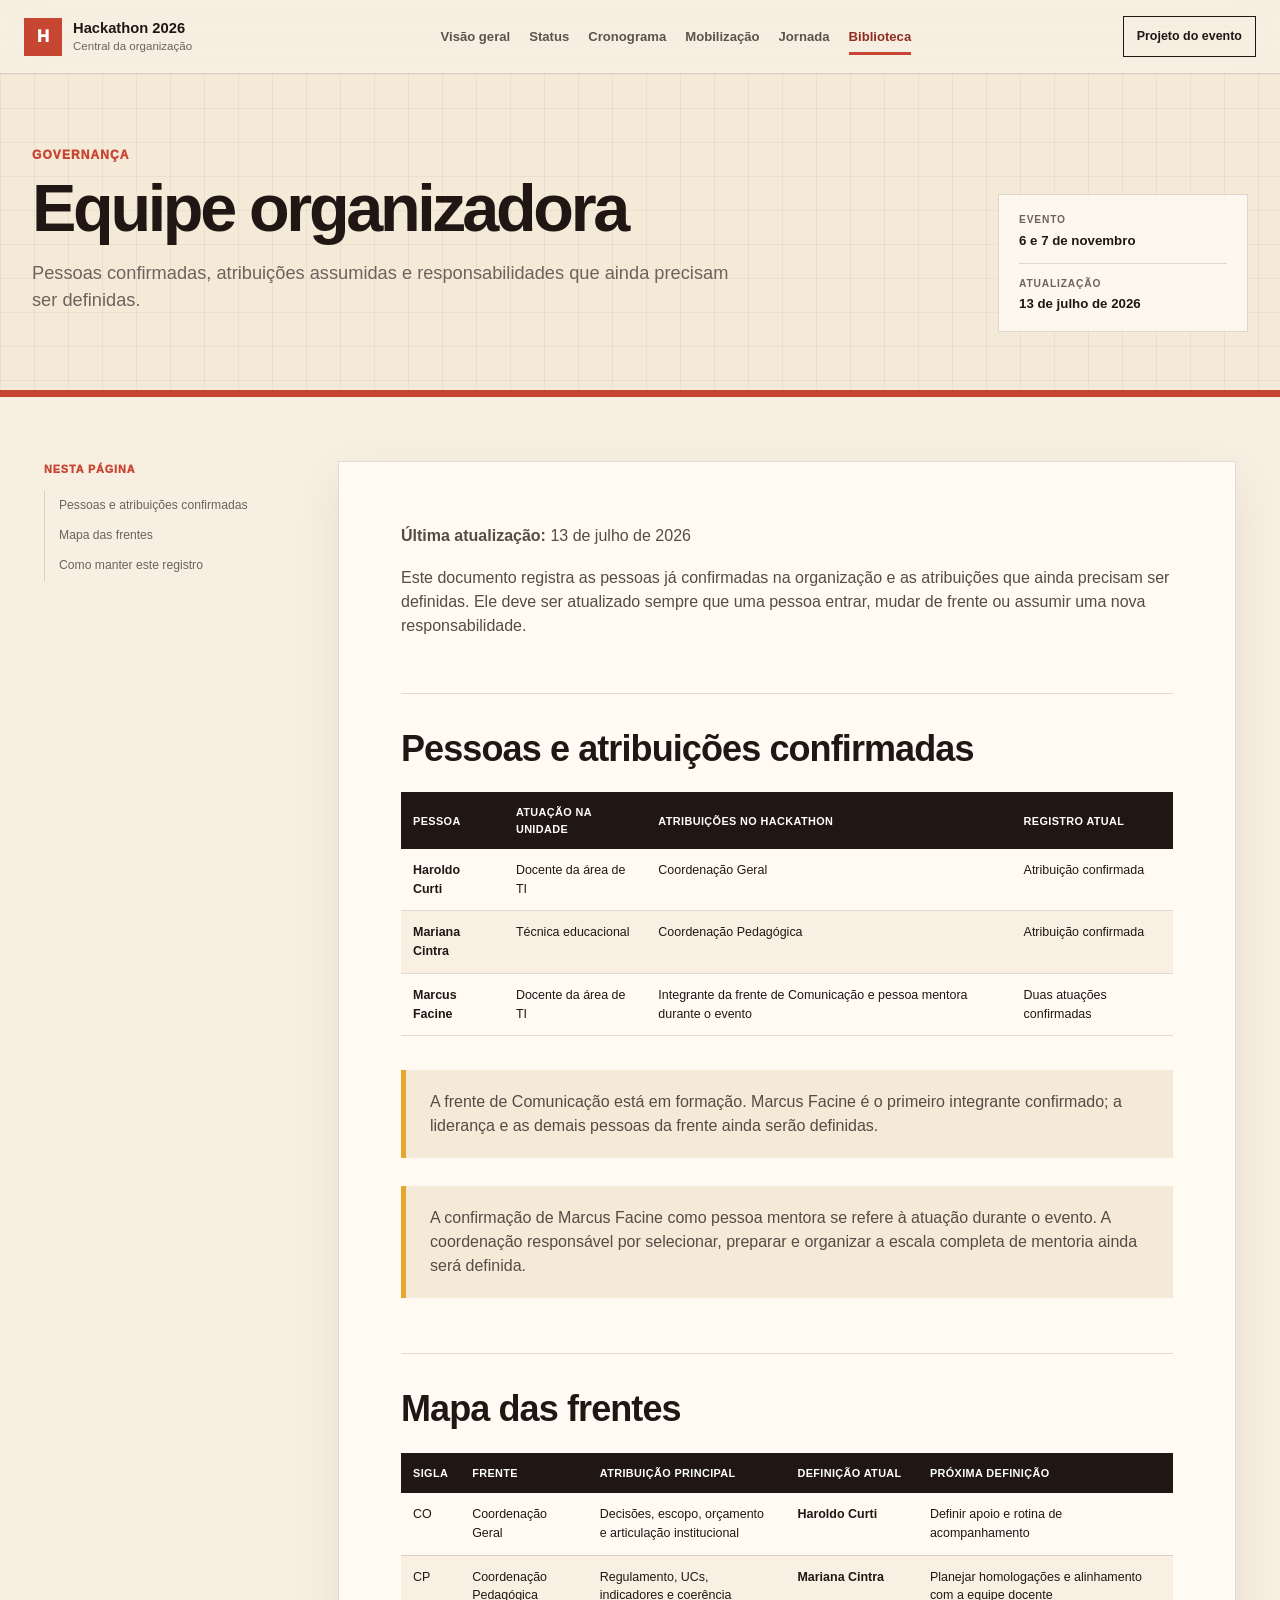
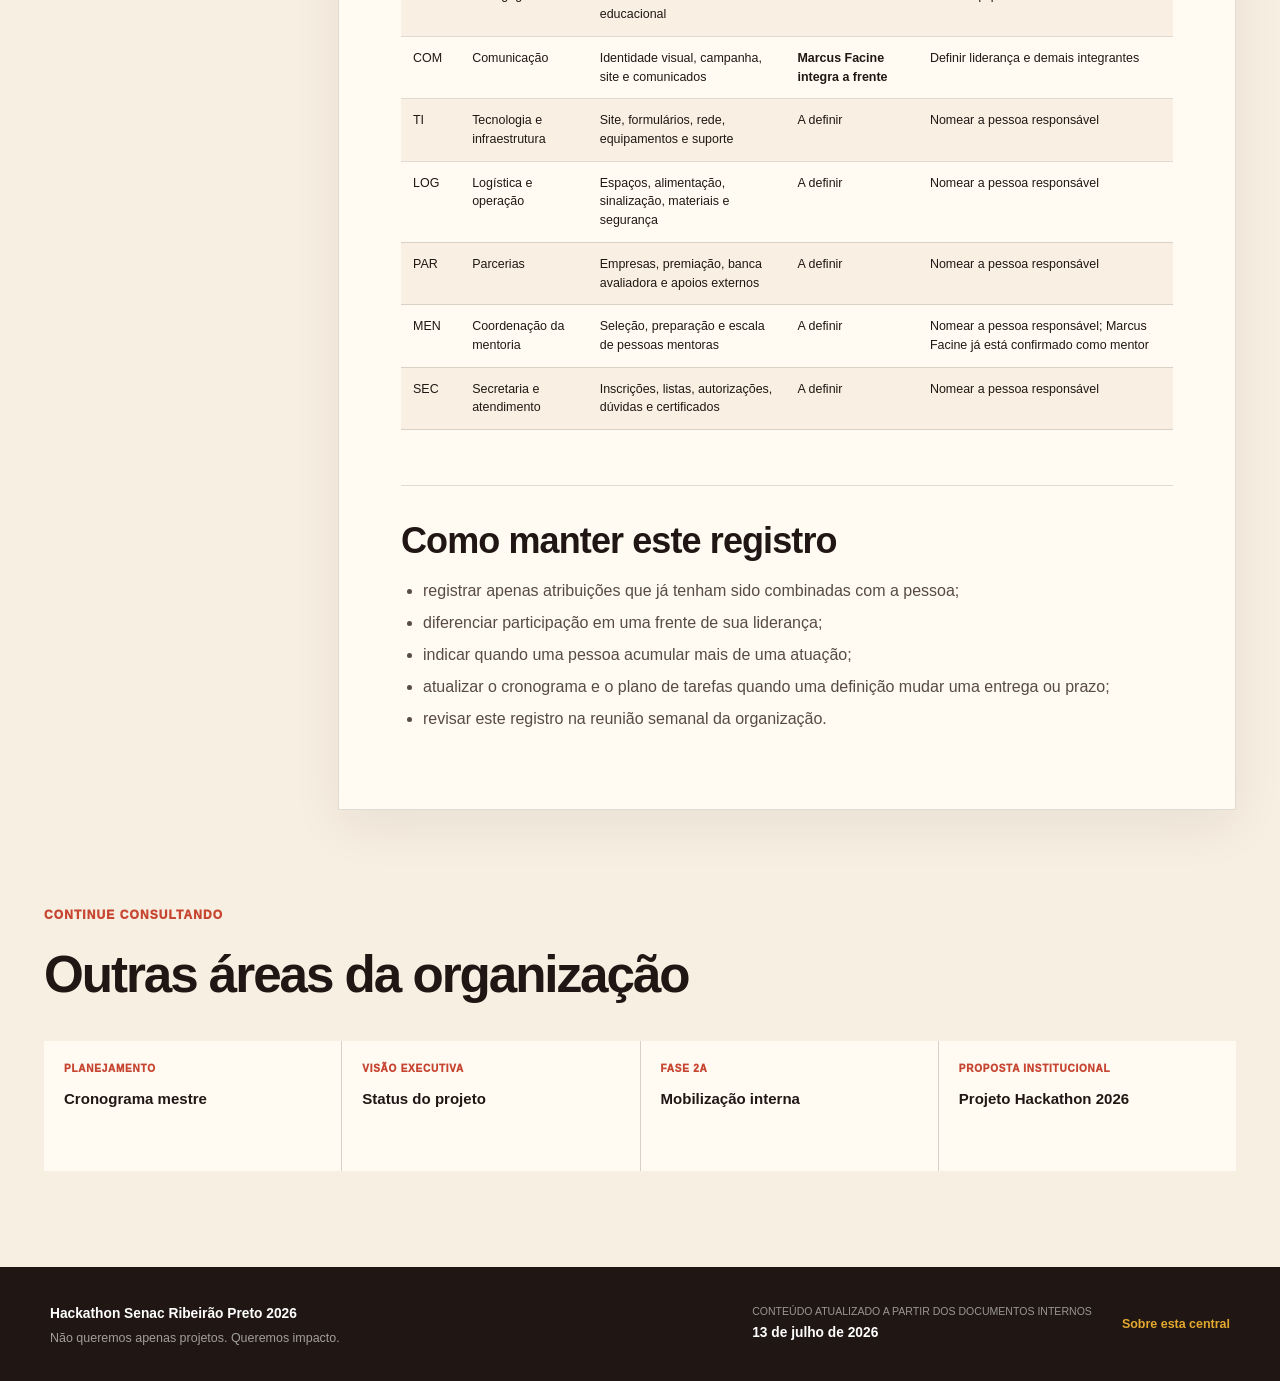
<file: equipe.html>
<!doctype html>
<html lang="pt-BR">
  <head>
    <meta charset="utf-8">
    <meta name="viewport" content="width=device-width, initial-scale=1">
    <meta name="description" content="Pessoas confirmadas, atribuições assumidas e responsabilidades que ainda precisam ser definidas.">
    <title>Equipe organizadora | Hackathon Senac Ribeirão Preto 2026</title>
    <link rel="stylesheet" href="styles.css">
  </head>
  <body class="content-page">
    <a class="skip-link" href="#conteudo">Ir para o conteúdo</a>
    <header class="topbar">
      <a class="brand" href="index.html" aria-label="Ir para a visão geral">
        <span class="brand-mark" aria-hidden="true">H</span>
        <span><strong>Hackathon 2026</strong><small>Central da organização</small></span>
      </a>
      <nav class="nav" aria-label="Navegação principal">
          <a href="index.html">Visão geral</a>
          <a href="status.html">Status</a>
          <a href="cronograma.html">Cronograma</a>
          <a href="mobilizacao-interna.html">Mobilização</a>
          <a href="jornada-participante.html">Jornada</a>
          <a href="index.html#documentos" class="active" aria-current="page">Biblioteca</a>
      </nav>
      <a class="topbar-action" href="projeto.html">Projeto do evento</a>
      <details class="mobile-menu">
        <summary>Menu</summary>
        <nav class="mobile-menu-panel" aria-label="Navegação principal em telas menores">
            <a href="index.html">Visão geral</a>
            <a href="status.html">Status</a>
            <a href="equipe.html" class="active" aria-current="page">Equipe organizadora</a>
            <a href="cronograma.html">Cronograma</a>
            <a href="mobilizacao-interna.html">Mobilização interna</a>
            <a href="jornada-participante.html">Jornada do participante</a>
            <a href="projeto.html">Projeto</a>
            <a href="regulamento.html">Regulamento</a>
            <a href="trilhas.html">Trilhas</a>
            <a href="tarefas.html">Tarefas</a>
            <a href="tematica.html">Temática</a>
            <a href="fundamentos.html">Fundamentos</a>
            <a href="portal.html">Sobre esta central</a>
        </nav>
      </details>
    </header>
    <main id="conteudo" class="page-main">
      <header class="page-hero">
        <div>
          <p class="eyebrow">Governança</p>
          <h1>Equipe organizadora</h1>
          <p>Pessoas confirmadas, atribuições assumidas e responsabilidades que ainda precisam ser definidas.</p>
        </div>
        <dl>
          <div><dt>Evento</dt><dd>6 e 7 de novembro</dd></div>
          <div><dt>Atualização</dt><dd>13 de julho de 2026</dd></div>
        </dl>
      </header>
      <div class="page-layout">
        <aside class="page-toc" aria-label="Nesta página">
          <span>Nesta página</span>
          <nav><a href="#pessoas-e-atribuicoes-confirmadas">Pessoas e atribuições confirmadas</a>
              <a href="#mapa-das-frentes">Mapa das frentes</a>
              <a href="#como-manter-este-registro">Como manter este registro</a></nav>
        </aside>
        <article class="rich-content">
          <p><strong>Última atualização:</strong> 13 de julho de 2026</p>
<p>Este documento registra as pessoas já confirmadas na organização e as atribuições que ainda precisam ser definidas. Ele deve ser atualizado sempre que uma pessoa entrar, mudar de frente ou assumir uma nova responsabilidade.</p>
<h2 id="pessoas-e-atribuicoes-confirmadas">Pessoas e atribuições confirmadas</h2>
<div class="table-scroll"><table>
<thead>
<tr>
<th>Pessoa</th>
<th>Atuação na unidade</th>
<th>Atribuições no Hackathon</th>
<th>Registro atual</th>
</tr>
</thead>
<tbody>
<tr>
<td><strong>Haroldo Curti</strong></td>
<td>Docente da área de TI</td>
<td>Coordenação Geral</td>
<td>Atribuição confirmada</td>
</tr>
<tr>
<td><strong>Mariana Cintra</strong></td>
<td>Técnica educacional</td>
<td>Coordenação Pedagógica</td>
<td>Atribuição confirmada</td>
</tr>
<tr>
<td><strong>Marcus Facine</strong></td>
<td>Docente da área de TI</td>
<td>Integrante da frente de Comunicação e pessoa mentora durante o evento</td>
<td>Duas atuações confirmadas</td>
</tr>
</tbody>
</table></div>
<blockquote>
<p>A frente de Comunicação está em formação. Marcus Facine é o primeiro integrante confirmado; a liderança e as demais pessoas da frente ainda serão definidas.</p>
</blockquote>
<blockquote>
<p>A confirmação de Marcus Facine como pessoa mentora se refere à atuação durante o evento. A coordenação responsável por selecionar, preparar e organizar a escala completa de mentoria ainda será definida.</p>
</blockquote>
<h2 id="mapa-das-frentes">Mapa das frentes</h2>
<div class="table-scroll"><table>
<thead>
<tr>
<th>Sigla</th>
<th>Frente</th>
<th>Atribuição principal</th>
<th>Definição atual</th>
<th>Próxima definição</th>
</tr>
</thead>
<tbody>
<tr>
<td>CO</td>
<td>Coordenação Geral</td>
<td>Decisões, escopo, orçamento e articulação institucional</td>
<td><strong>Haroldo Curti</strong></td>
<td>Definir apoio e rotina de acompanhamento</td>
</tr>
<tr>
<td>CP</td>
<td>Coordenação Pedagógica</td>
<td>Regulamento, UCs, indicadores e coerência educacional</td>
<td><strong>Mariana Cintra</strong></td>
<td>Planejar homologações e alinhamento com a equipe docente</td>
</tr>
<tr>
<td>COM</td>
<td>Comunicação</td>
<td>Identidade visual, campanha, site e comunicados</td>
<td><strong>Marcus Facine integra a frente</strong></td>
<td>Definir liderança e demais integrantes</td>
</tr>
<tr>
<td>TI</td>
<td>Tecnologia e infraestrutura</td>
<td>Site, formulários, rede, equipamentos e suporte</td>
<td>A definir</td>
<td>Nomear a pessoa responsável</td>
</tr>
<tr>
<td>LOG</td>
<td>Logística e operação</td>
<td>Espaços, alimentação, sinalização, materiais e segurança</td>
<td>A definir</td>
<td>Nomear a pessoa responsável</td>
</tr>
<tr>
<td>PAR</td>
<td>Parcerias</td>
<td>Empresas, premiação, banca avaliadora e apoios externos</td>
<td>A definir</td>
<td>Nomear a pessoa responsável</td>
</tr>
<tr>
<td>MEN</td>
<td>Coordenação da mentoria</td>
<td>Seleção, preparação e escala de pessoas mentoras</td>
<td>A definir</td>
<td>Nomear a pessoa responsável; Marcus Facine já está confirmado como mentor</td>
</tr>
<tr>
<td>SEC</td>
<td>Secretaria e atendimento</td>
<td>Inscrições, listas, autorizações, dúvidas e certificados</td>
<td>A definir</td>
<td>Nomear a pessoa responsável</td>
</tr>
</tbody>
</table></div>
<h2 id="como-manter-este-registro">Como manter este registro</h2>
<ul>
<li>registrar apenas atribuições que já tenham sido combinadas com a pessoa;</li>
<li>diferenciar participação em uma frente de sua liderança;</li>
<li>indicar quando uma pessoa acumular mais de uma atuação;</li>
<li>atualizar o cronograma e o plano de tarefas quando uma definição mudar uma entrega ou prazo;</li>
<li>revisar este registro na reunião semanal da organização.</li>
</ul>

        </article>
      </div>
      <section class="related-pages" aria-labelledby="related-title">
        <p class="eyebrow">Continue consultando</p>
        <h2 id="related-title">Outras áreas da organização</h2>
        <div><a href="cronograma.html"><span>Planejamento</span><strong>Cronograma mestre</strong></a>
          <a href="status.html"><span>Visão executiva</span><strong>Status do projeto</strong></a>
          <a href="mobilizacao-interna.html"><span>Fase 2A</span><strong>Mobilização interna</strong></a>
          <a href="projeto.html"><span>Proposta institucional</span><strong>Projeto Hackathon 2026</strong></a></div>
      </section>
    </main>
    <footer>
      <div><strong>Hackathon Senac Ribeirão Preto 2026</strong><p>Não queremos apenas projetos. Queremos impacto.</p></div>
      <div><span>Conteúdo atualizado a partir dos documentos internos</span><strong>13 de julho de 2026</strong></div>
      <a href="portal.html">Sobre esta central</a>
    </footer>
  </body>
</html>
</file>
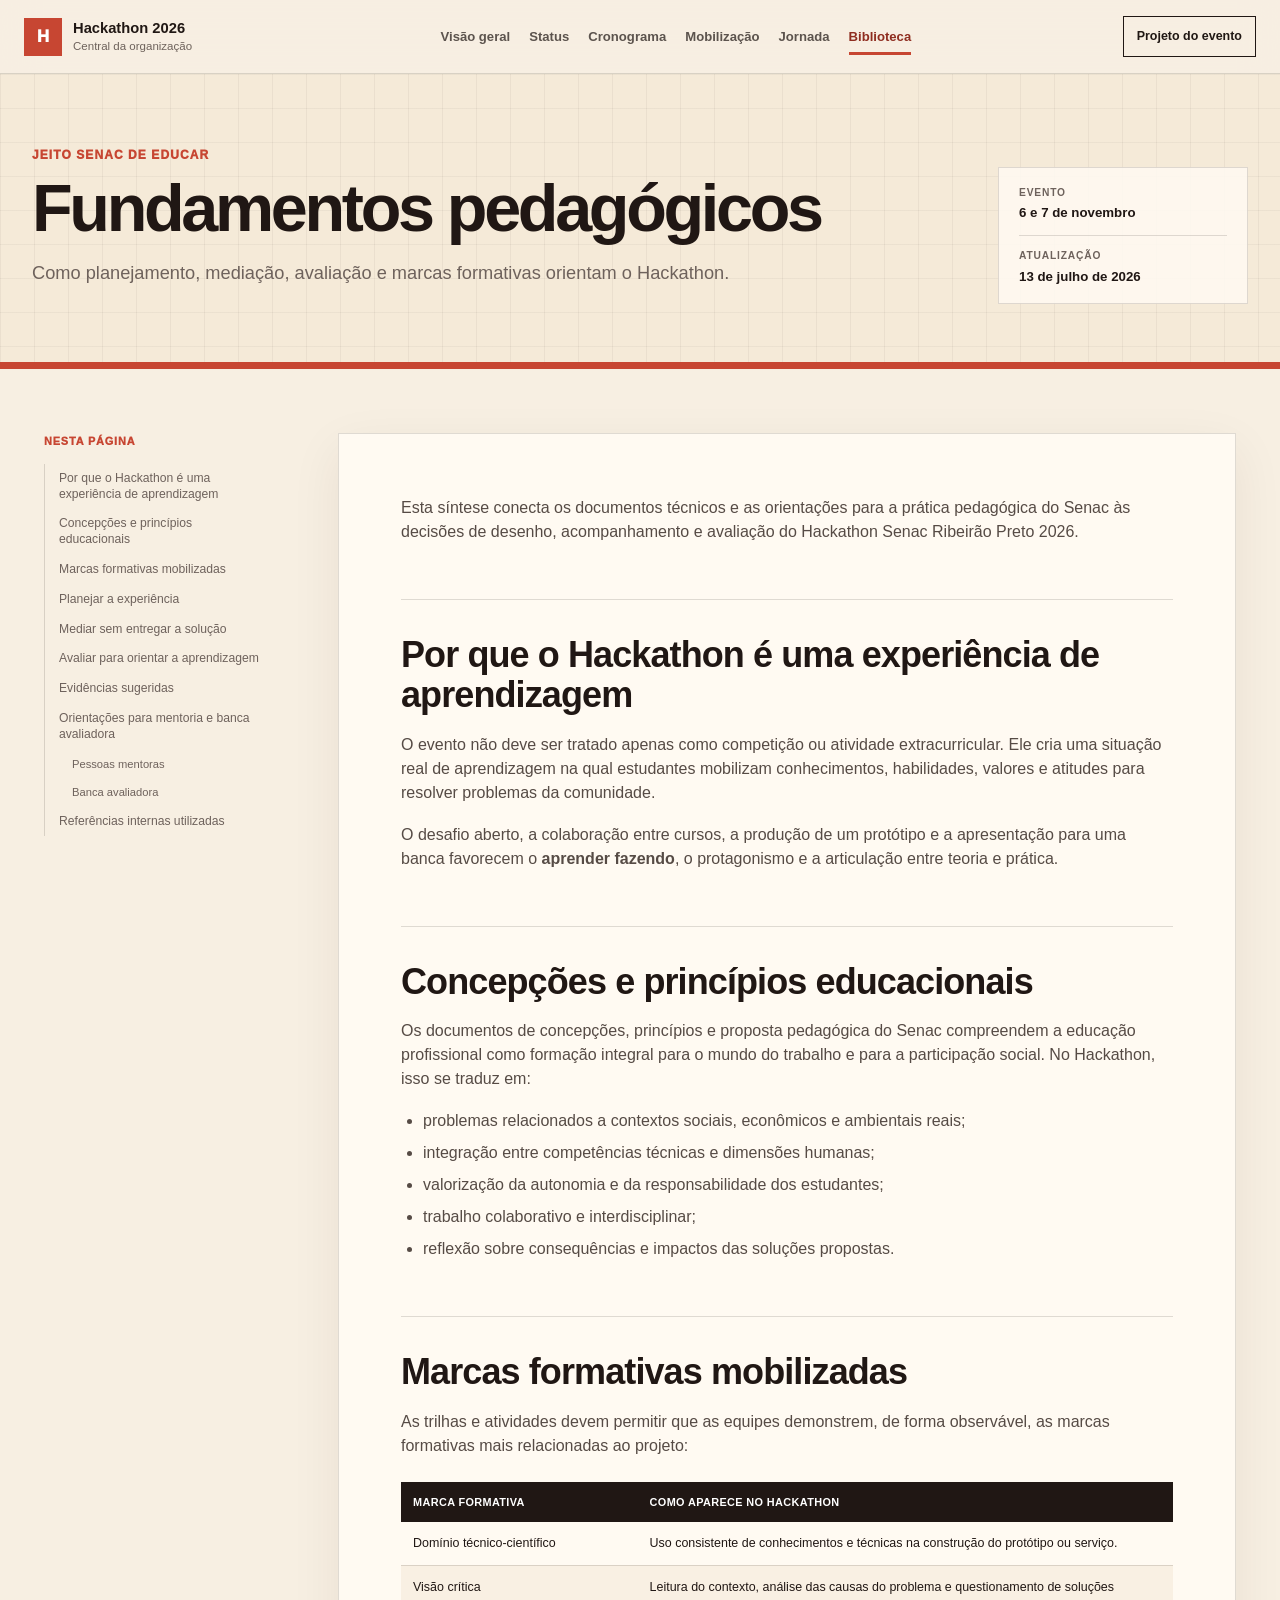
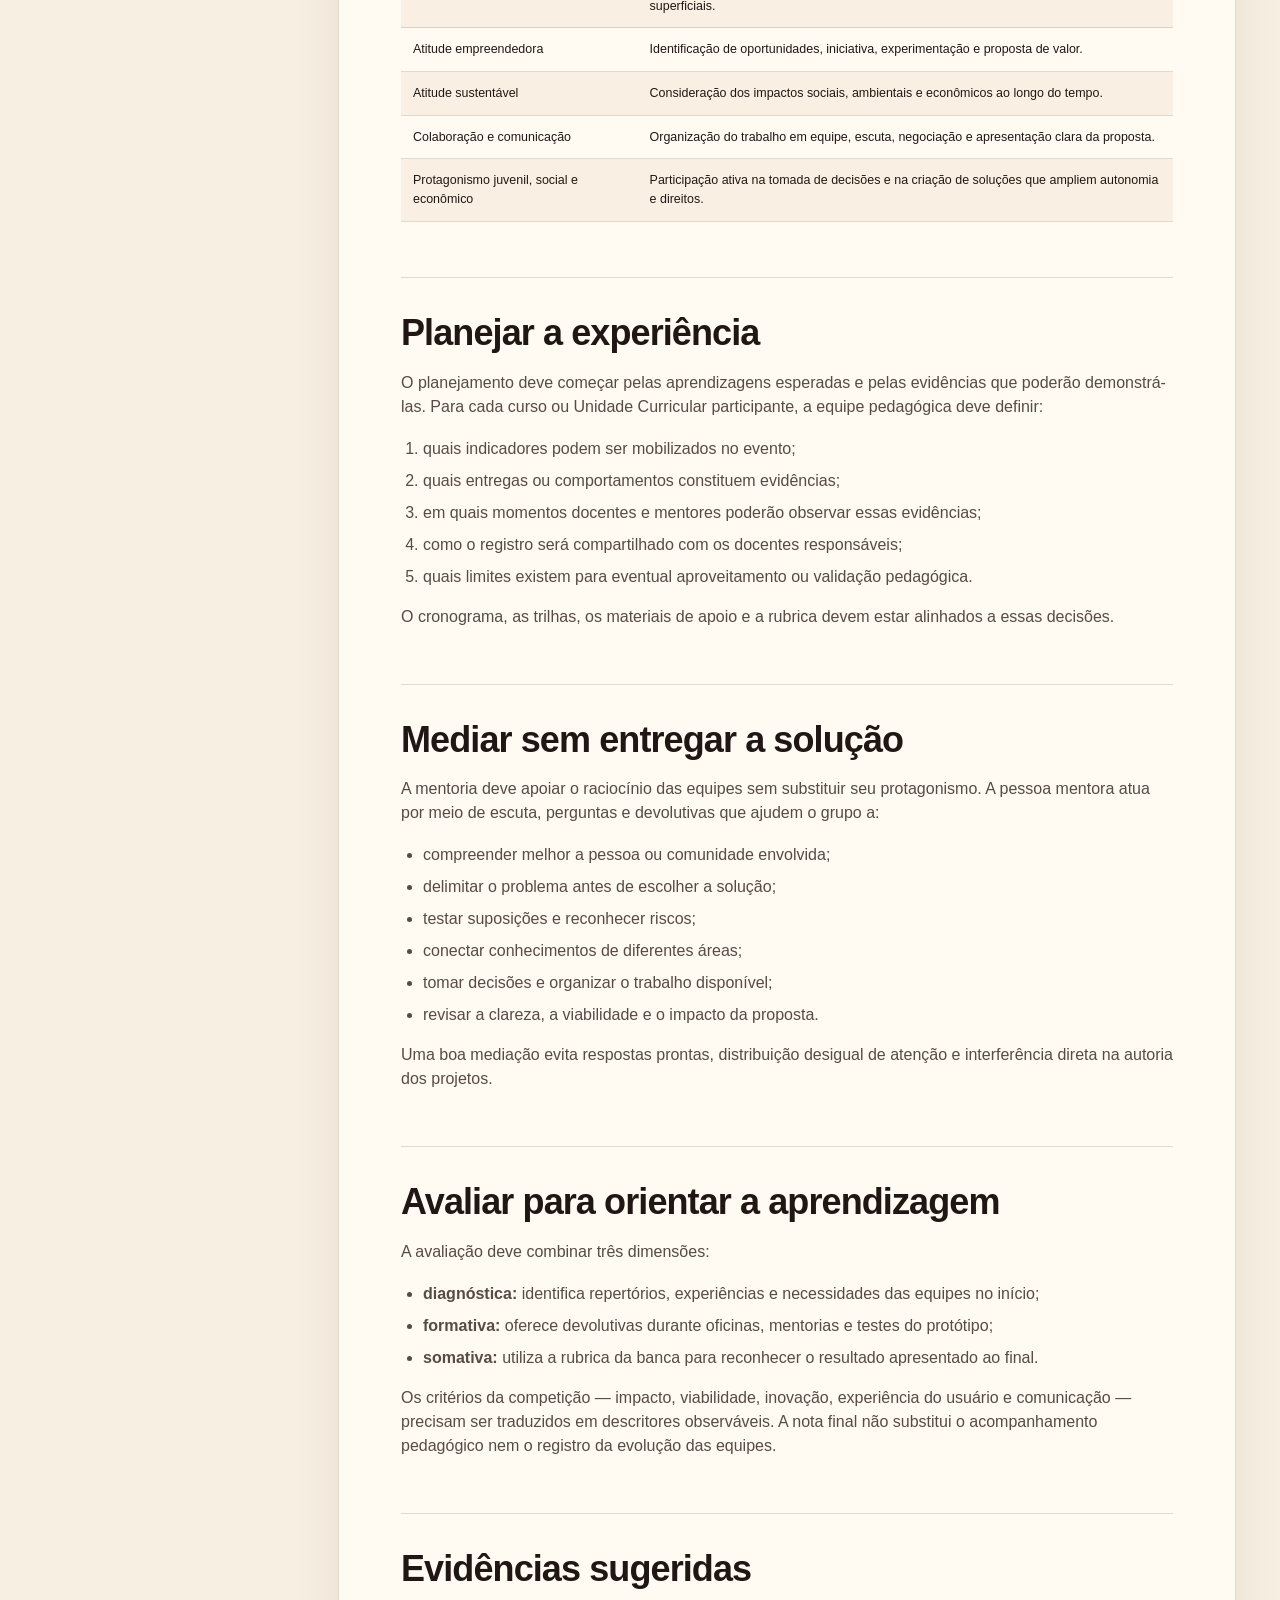
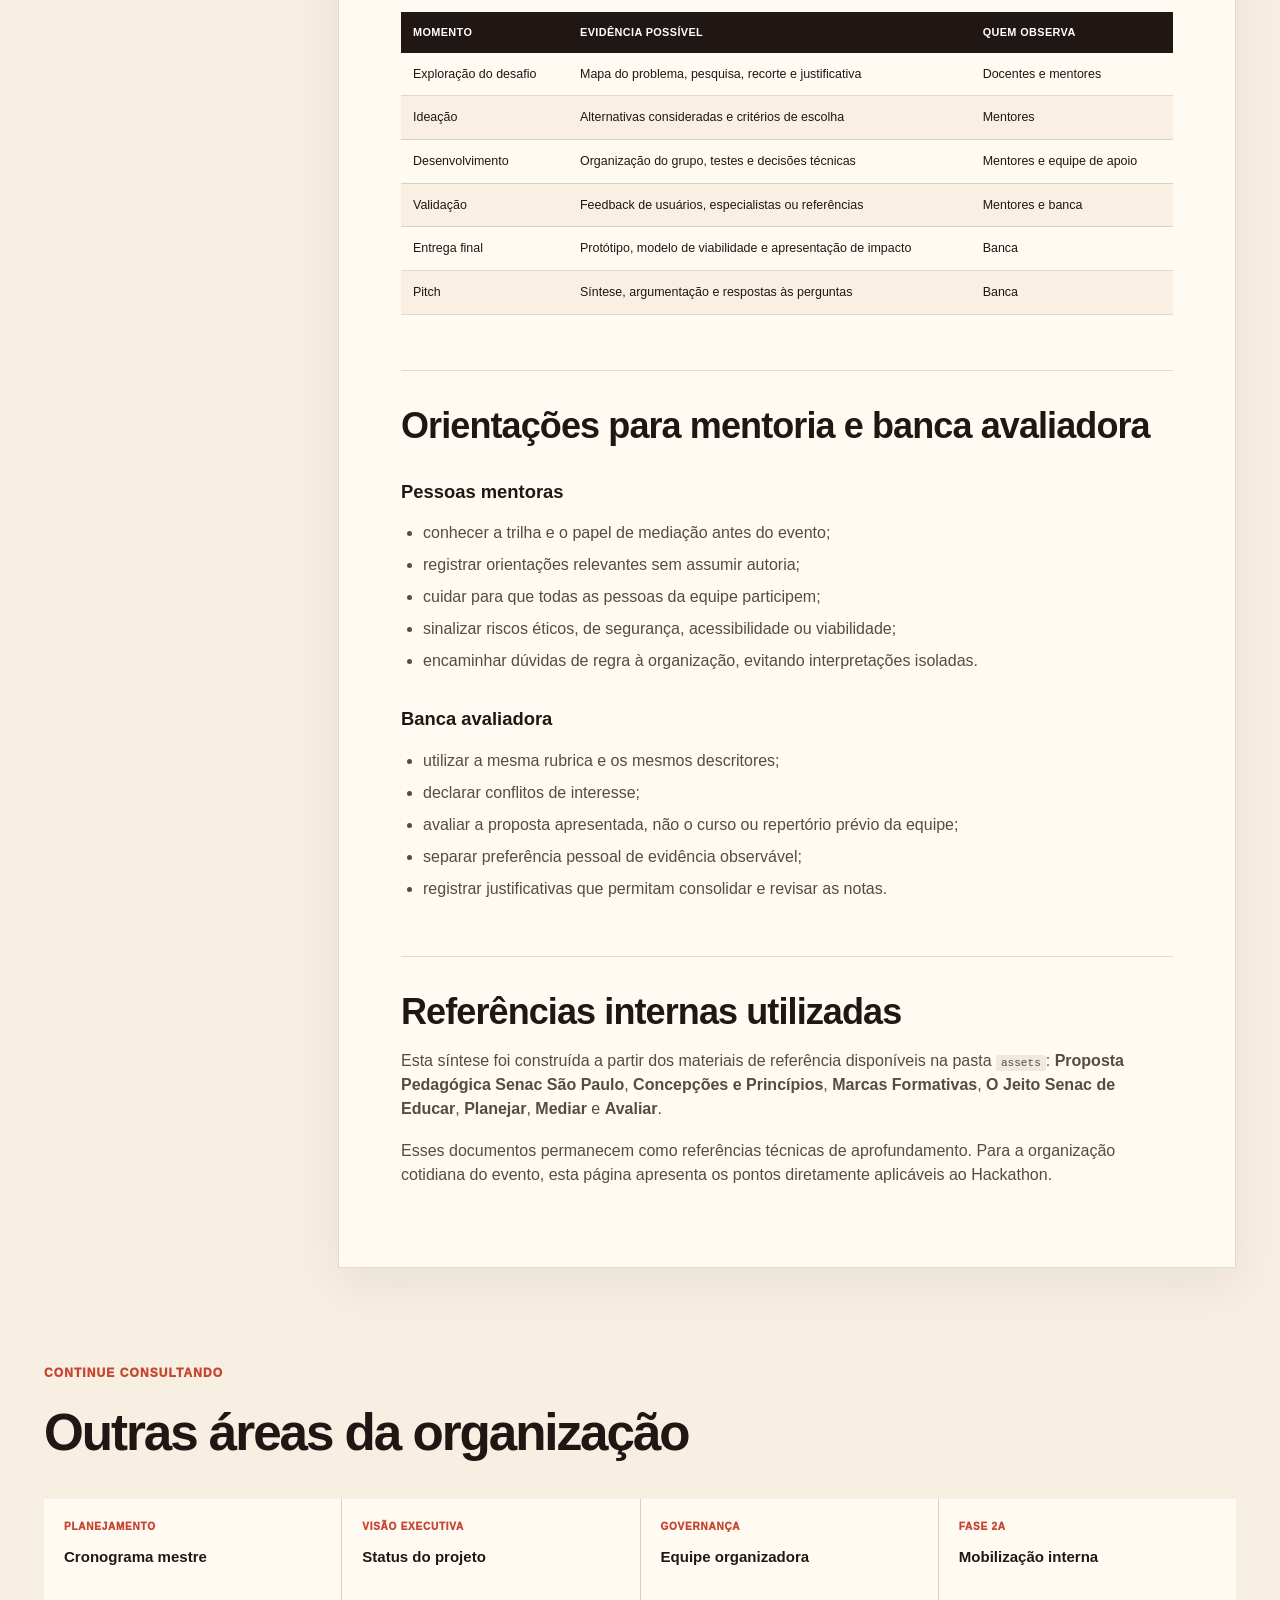
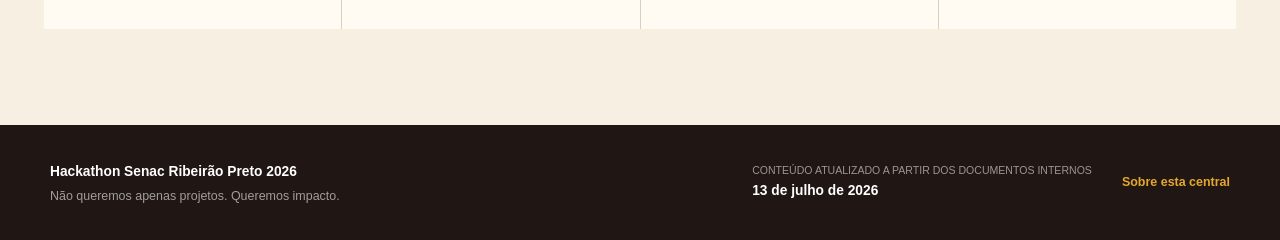
<file: fundamentos.html>
<!doctype html>
<html lang="pt-BR">
  <head>
    <meta charset="utf-8">
    <meta name="viewport" content="width=device-width, initial-scale=1">
    <meta name="description" content="Como planejamento, mediação, avaliação e marcas formativas orientam o Hackathon.">
    <title>Fundamentos pedagógicos | Hackathon Senac Ribeirão Preto 2026</title>
    <link rel="stylesheet" href="styles.css">
  </head>
  <body class="content-page">
    <a class="skip-link" href="#conteudo">Ir para o conteúdo</a>
    <header class="topbar">
      <a class="brand" href="index.html" aria-label="Ir para a visão geral">
        <span class="brand-mark" aria-hidden="true">H</span>
        <span><strong>Hackathon 2026</strong><small>Central da organização</small></span>
      </a>
      <nav class="nav" aria-label="Navegação principal">
          <a href="index.html">Visão geral</a>
          <a href="status.html">Status</a>
          <a href="cronograma.html">Cronograma</a>
          <a href="mobilizacao-interna.html">Mobilização</a>
          <a href="jornada-participante.html">Jornada</a>
          <a href="index.html#documentos" class="active" aria-current="page">Biblioteca</a>
      </nav>
      <a class="topbar-action" href="projeto.html">Projeto do evento</a>
      <details class="mobile-menu">
        <summary>Menu</summary>
        <nav class="mobile-menu-panel" aria-label="Navegação principal em telas menores">
            <a href="index.html">Visão geral</a>
            <a href="status.html">Status</a>
            <a href="equipe.html">Equipe organizadora</a>
            <a href="cronograma.html">Cronograma</a>
            <a href="mobilizacao-interna.html">Mobilização interna</a>
            <a href="jornada-participante.html">Jornada do participante</a>
            <a href="projeto.html">Projeto</a>
            <a href="regulamento.html">Regulamento</a>
            <a href="trilhas.html">Trilhas</a>
            <a href="tarefas.html">Tarefas</a>
            <a href="tematica.html">Temática</a>
            <a href="fundamentos.html" class="active" aria-current="page">Fundamentos</a>
            <a href="portal.html">Sobre esta central</a>
        </nav>
      </details>
    </header>
    <main id="conteudo" class="page-main">
      <header class="page-hero">
        <div>
          <p class="eyebrow">Jeito Senac de educar</p>
          <h1>Fundamentos pedagógicos</h1>
          <p>Como planejamento, mediação, avaliação e marcas formativas orientam o Hackathon.</p>
        </div>
        <dl>
          <div><dt>Evento</dt><dd>6 e 7 de novembro</dd></div>
          <div><dt>Atualização</dt><dd>13 de julho de 2026</dd></div>
        </dl>
      </header>
      <div class="page-layout">
        <aside class="page-toc" aria-label="Nesta página">
          <span>Nesta página</span>
          <nav><a href="#por-que-o-hackathon-e-uma-experiencia-de-aprendizagem">Por que o Hackathon é uma experiência de aprendizagem</a>
              <a href="#concepcoes-e-principios-educacionais">Concepções e princípios educacionais</a>
              <a href="#marcas-formativas-mobilizadas">Marcas formativas mobilizadas</a>
              <a href="#planejar-a-experiencia">Planejar a experiência</a>
              <a href="#mediar-sem-entregar-a-solucao">Mediar sem entregar a solução</a>
              <a href="#avaliar-para-orientar-a-aprendizagem">Avaliar para orientar a aprendizagem</a>
              <a href="#evidencias-sugeridas">Evidências sugeridas</a>
              <a href="#orientacoes-para-mentoria-e-banca-avaliadora">Orientações para mentoria e banca avaliadora</a>
              <a href="#pessoas-mentoras" class="toc-subitem">Pessoas mentoras</a>
              <a href="#banca-avaliadora" class="toc-subitem">Banca avaliadora</a>
              <a href="#referencias-internas-utilizadas">Referências internas utilizadas</a></nav>
        </aside>
        <article class="rich-content">
          <p>Esta síntese conecta os documentos técnicos e as orientações para a prática pedagógica do Senac às decisões de desenho, acompanhamento e avaliação do Hackathon Senac Ribeirão Preto 2026.</p>
<h2 id="por-que-o-hackathon-e-uma-experiencia-de-aprendizagem">Por que o Hackathon é uma experiência de aprendizagem</h2>
<p>O evento não deve ser tratado apenas como competição ou atividade extracurricular. Ele cria uma situação real de aprendizagem na qual estudantes mobilizam conhecimentos, habilidades, valores e atitudes para resolver problemas da comunidade.</p>
<p>O desafio aberto, a colaboração entre cursos, a produção de um protótipo e a apresentação para uma banca favorecem o <strong>aprender fazendo</strong>, o protagonismo e a articulação entre teoria e prática.</p>
<h2 id="concepcoes-e-principios-educacionais">Concepções e princípios educacionais</h2>
<p>Os documentos de concepções, princípios e proposta pedagógica do Senac compreendem a educação profissional como formação integral para o mundo do trabalho e para a participação social. No Hackathon, isso se traduz em:</p>
<ul>
<li>problemas relacionados a contextos sociais, econômicos e ambientais reais;</li>
<li>integração entre competências técnicas e dimensões humanas;</li>
<li>valorização da autonomia e da responsabilidade dos estudantes;</li>
<li>trabalho colaborativo e interdisciplinar;</li>
<li>reflexão sobre consequências e impactos das soluções propostas.</li>
</ul>
<h2 id="marcas-formativas-mobilizadas">Marcas formativas mobilizadas</h2>
<p>As trilhas e atividades devem permitir que as equipes demonstrem, de forma observável, as marcas formativas mais relacionadas ao projeto:</p>
<div class="table-scroll"><table>
<thead>
<tr>
<th>Marca formativa</th>
<th>Como aparece no Hackathon</th>
</tr>
</thead>
<tbody>
<tr>
<td>Domínio técnico-científico</td>
<td>Uso consistente de conhecimentos e técnicas na construção do protótipo ou serviço.</td>
</tr>
<tr>
<td>Visão crítica</td>
<td>Leitura do contexto, análise das causas do problema e questionamento de soluções superficiais.</td>
</tr>
<tr>
<td>Atitude empreendedora</td>
<td>Identificação de oportunidades, iniciativa, experimentação e proposta de valor.</td>
</tr>
<tr>
<td>Atitude sustentável</td>
<td>Consideração dos impactos sociais, ambientais e econômicos ao longo do tempo.</td>
</tr>
<tr>
<td>Colaboração e comunicação</td>
<td>Organização do trabalho em equipe, escuta, negociação e apresentação clara da proposta.</td>
</tr>
<tr>
<td>Protagonismo juvenil, social e econômico</td>
<td>Participação ativa na tomada de decisões e na criação de soluções que ampliem autonomia e direitos.</td>
</tr>
</tbody>
</table></div>
<h2 id="planejar-a-experiencia">Planejar a experiência</h2>
<p>O planejamento deve começar pelas aprendizagens esperadas e pelas evidências que poderão demonstrá-las. Para cada curso ou Unidade Curricular participante, a equipe pedagógica deve definir:</p>
<ol>
<li>quais indicadores podem ser mobilizados no evento;</li>
<li>quais entregas ou comportamentos constituem evidências;</li>
<li>em quais momentos docentes e mentores poderão observar essas evidências;</li>
<li>como o registro será compartilhado com os docentes responsáveis;</li>
<li>quais limites existem para eventual aproveitamento ou validação pedagógica.</li>
</ol>
<p>O cronograma, as trilhas, os materiais de apoio e a rubrica devem estar alinhados a essas decisões.</p>
<h2 id="mediar-sem-entregar-a-solucao">Mediar sem entregar a solução</h2>
<p>A mentoria deve apoiar o raciocínio das equipes sem substituir seu protagonismo. A pessoa mentora atua por meio de escuta, perguntas e devolutivas que ajudem o grupo a:</p>
<ul>
<li>compreender melhor a pessoa ou comunidade envolvida;</li>
<li>delimitar o problema antes de escolher a solução;</li>
<li>testar suposições e reconhecer riscos;</li>
<li>conectar conhecimentos de diferentes áreas;</li>
<li>tomar decisões e organizar o trabalho disponível;</li>
<li>revisar a clareza, a viabilidade e o impacto da proposta.</li>
</ul>
<p>Uma boa mediação evita respostas prontas, distribuição desigual de atenção e interferência direta na autoria dos projetos.</p>
<h2 id="avaliar-para-orientar-a-aprendizagem">Avaliar para orientar a aprendizagem</h2>
<p>A avaliação deve combinar três dimensões:</p>
<ul>
<li><strong>diagnóstica:</strong> identifica repertórios, experiências e necessidades das equipes no início;</li>
<li><strong>formativa:</strong> oferece devolutivas durante oficinas, mentorias e testes do protótipo;</li>
<li><strong>somativa:</strong> utiliza a rubrica da banca para reconhecer o resultado apresentado ao final.</li>
</ul>
<p>Os critérios da competição — impacto, viabilidade, inovação, experiência do usuário e comunicação — precisam ser traduzidos em descritores observáveis. A nota final não substitui o acompanhamento pedagógico nem o registro da evolução das equipes.</p>
<h2 id="evidencias-sugeridas">Evidências sugeridas</h2>
<div class="table-scroll"><table>
<thead>
<tr>
<th>Momento</th>
<th>Evidência possível</th>
<th>Quem observa</th>
</tr>
</thead>
<tbody>
<tr>
<td>Exploração do desafio</td>
<td>Mapa do problema, pesquisa, recorte e justificativa</td>
<td>Docentes e mentores</td>
</tr>
<tr>
<td>Ideação</td>
<td>Alternativas consideradas e critérios de escolha</td>
<td>Mentores</td>
</tr>
<tr>
<td>Desenvolvimento</td>
<td>Organização do grupo, testes e decisões técnicas</td>
<td>Mentores e equipe de apoio</td>
</tr>
<tr>
<td>Validação</td>
<td>Feedback de usuários, especialistas ou referências</td>
<td>Mentores e banca</td>
</tr>
<tr>
<td>Entrega final</td>
<td>Protótipo, modelo de viabilidade e apresentação de impacto</td>
<td>Banca</td>
</tr>
<tr>
<td>Pitch</td>
<td>Síntese, argumentação e respostas às perguntas</td>
<td>Banca</td>
</tr>
</tbody>
</table></div>
<h2 id="orientacoes-para-mentoria-e-banca-avaliadora">Orientações para mentoria e banca avaliadora</h2>
<h3 id="pessoas-mentoras">Pessoas mentoras</h3>
<ul>
<li>conhecer a trilha e o papel de mediação antes do evento;</li>
<li>registrar orientações relevantes sem assumir autoria;</li>
<li>cuidar para que todas as pessoas da equipe participem;</li>
<li>sinalizar riscos éticos, de segurança, acessibilidade ou viabilidade;</li>
<li>encaminhar dúvidas de regra à organização, evitando interpretações isoladas.</li>
</ul>
<h3 id="banca-avaliadora">Banca avaliadora</h3>
<ul>
<li>utilizar a mesma rubrica e os mesmos descritores;</li>
<li>declarar conflitos de interesse;</li>
<li>avaliar a proposta apresentada, não o curso ou repertório prévio da equipe;</li>
<li>separar preferência pessoal de evidência observável;</li>
<li>registrar justificativas que permitam consolidar e revisar as notas.</li>
</ul>
<h2 id="referencias-internas-utilizadas">Referências internas utilizadas</h2>
<p>Esta síntese foi construída a partir dos materiais de referência disponíveis na pasta <code>assets</code>: <strong>Proposta Pedagógica Senac São Paulo</strong>, <strong>Concepções e Princípios</strong>, <strong>Marcas Formativas</strong>, <strong>O Jeito Senac de Educar</strong>, <strong>Planejar</strong>, <strong>Mediar</strong> e <strong>Avaliar</strong>.</p>
<p>Esses documentos permanecem como referências técnicas de aprofundamento. Para a organização cotidiana do evento, esta página apresenta os pontos diretamente aplicáveis ao Hackathon.</p>

        </article>
      </div>
      <section class="related-pages" aria-labelledby="related-title">
        <p class="eyebrow">Continue consultando</p>
        <h2 id="related-title">Outras áreas da organização</h2>
        <div><a href="cronograma.html"><span>Planejamento</span><strong>Cronograma mestre</strong></a>
          <a href="status.html"><span>Visão executiva</span><strong>Status do projeto</strong></a>
          <a href="equipe.html"><span>Governança</span><strong>Equipe organizadora</strong></a>
          <a href="mobilizacao-interna.html"><span>Fase 2A</span><strong>Mobilização interna</strong></a></div>
      </section>
    </main>
    <footer>
      <div><strong>Hackathon Senac Ribeirão Preto 2026</strong><p>Não queremos apenas projetos. Queremos impacto.</p></div>
      <div><span>Conteúdo atualizado a partir dos documentos internos</span><strong>13 de julho de 2026</strong></div>
      <a href="portal.html">Sobre esta central</a>
    </footer>
  </body>
</html>
</file>
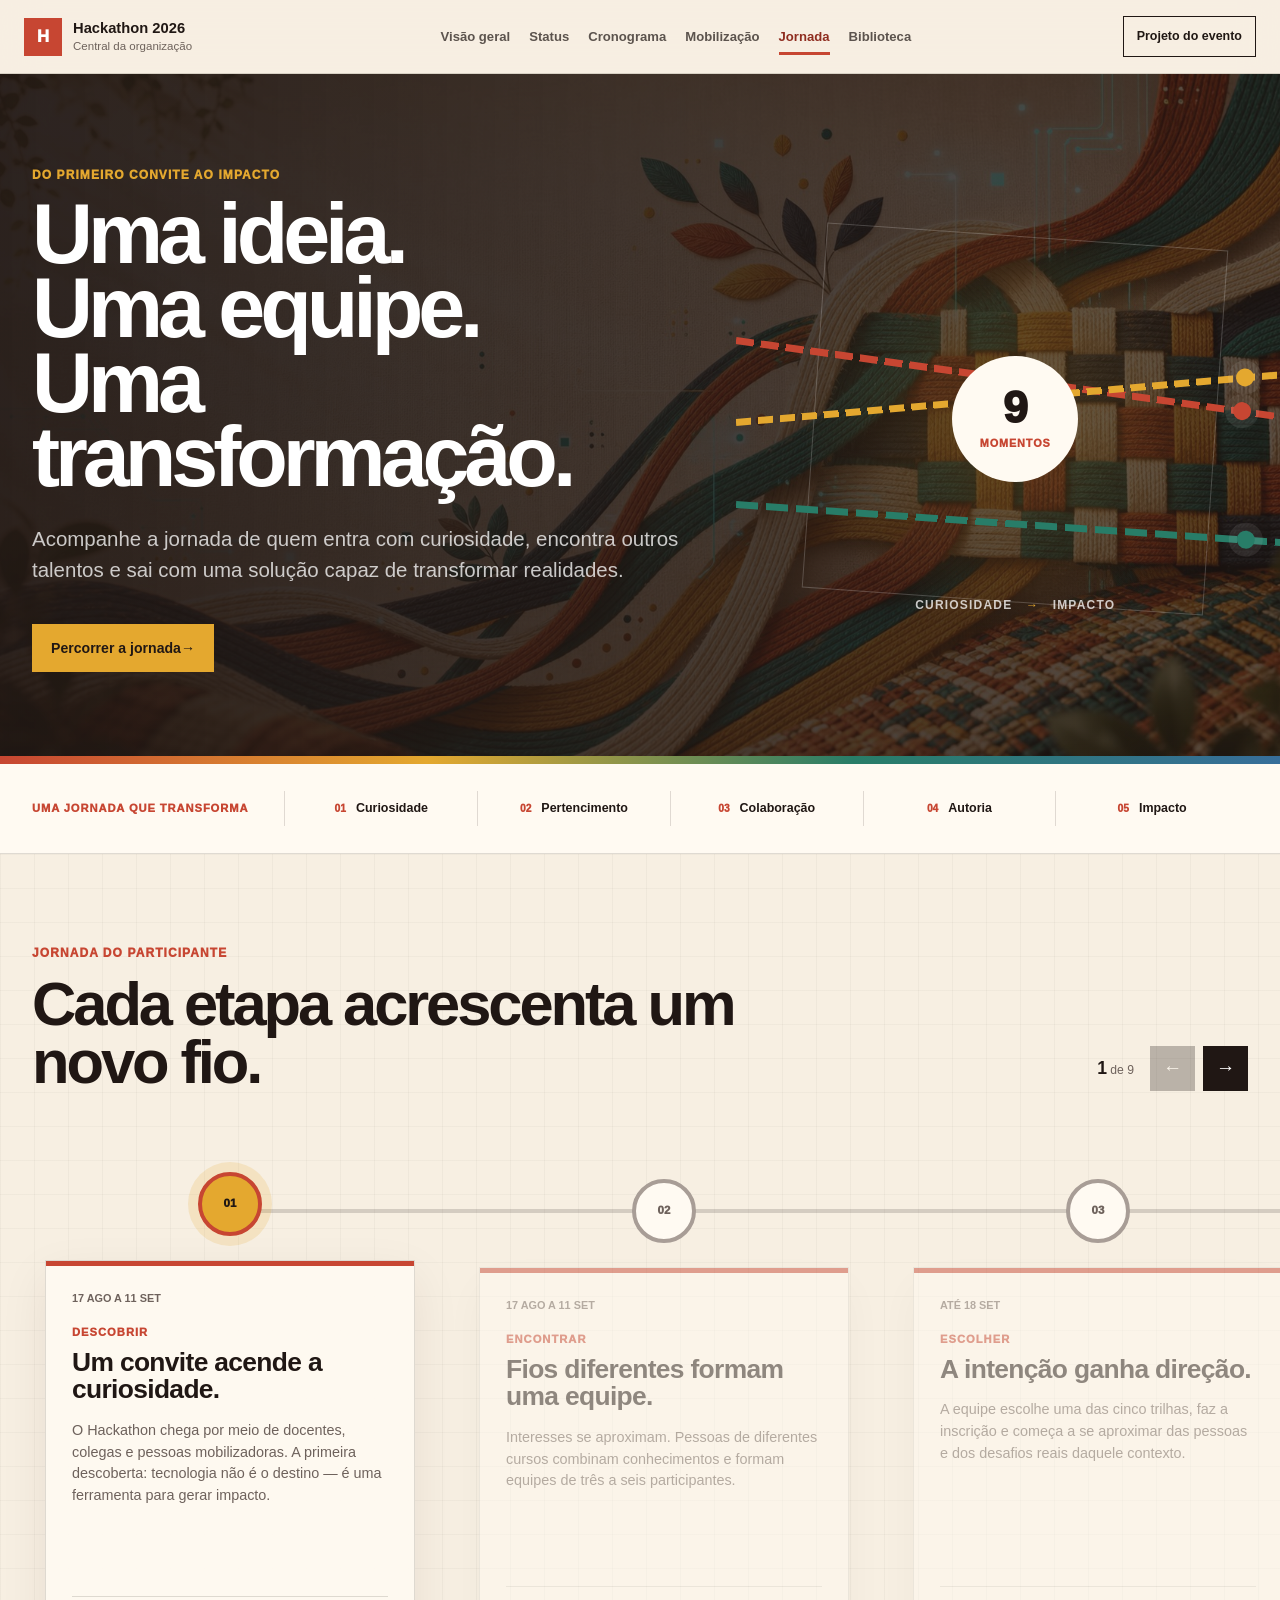
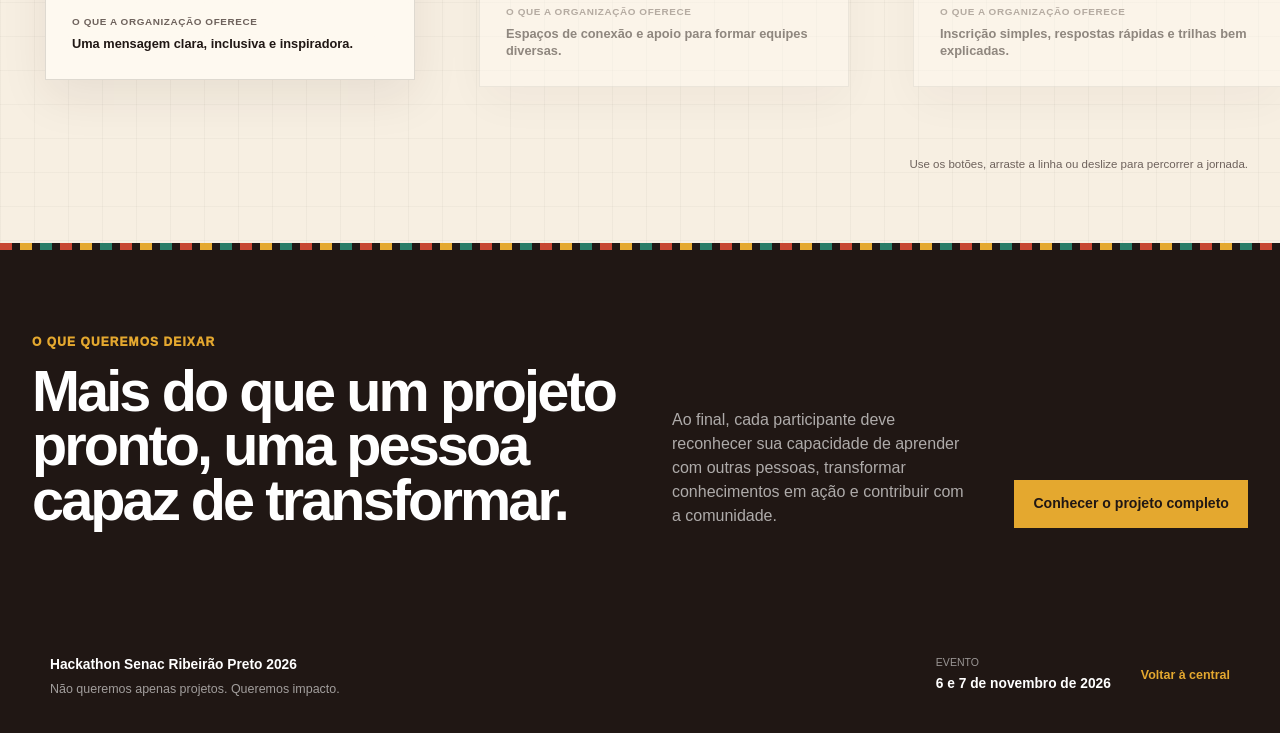
<file: jornada-participante.html>
<!doctype html>
<html lang="pt-BR">
  <head>
    <meta charset="utf-8">
    <meta name="viewport" content="width=device-width, initial-scale=1">
    <meta name="description" content="Uma jornada visual do primeiro contato com o Hackathon Senac Ribeirão Preto 2026 aos desdobramentos após o evento.">
    <title>Jornada do Participante | Hackathon Senac Ribeirão Preto 2026</title>
    <link rel="stylesheet" href="styles.css">
    <script src="jornada.js" defer></script>
  </head>
  <body class="journey-page">
    <a class="skip-link" href="#conteudo">Ir para o conteúdo</a>
    <header class="topbar journey-topbar">
      <a class="brand" href="index.html" aria-label="Ir para a visão geral">
        <span class="brand-mark" aria-hidden="true">H</span>
        <span><strong>Hackathon 2026</strong><small>Central da organização</small></span>
      </a>
      <nav class="nav" aria-label="Navegação principal">
        <a href="index.html">Visão geral</a>
        <a href="status.html">Status</a>
        <a href="cronograma.html">Cronograma</a>
        <a href="mobilizacao-interna.html">Mobilização</a>
        <a class="active" aria-current="page" href="jornada-participante.html">Jornada</a>
        <a href="index.html#documentos">Biblioteca</a>
      </nav>
      <a class="topbar-action" href="projeto.html">Projeto do evento</a>
      <details class="mobile-menu">
        <summary>Menu</summary>
        <nav class="mobile-menu-panel" aria-label="Navegação principal em telas menores">
          <a href="index.html">Visão geral</a>
          <a href="status.html">Status</a>
          <a href="equipe.html">Equipe organizadora</a>
          <a href="cronograma.html">Cronograma</a>
          <a href="mobilizacao-interna.html">Mobilização interna</a>
          <a class="active" aria-current="page" href="jornada-participante.html">Jornada do participante</a>
          <a href="projeto.html">Projeto</a>
          <a href="regulamento.html">Regulamento</a>
          <a href="trilhas.html">Trilhas</a>
          <a href="tarefas.html">Tarefas</a>
          <a href="tematica.html">Temática</a>
          <a href="fundamentos.html">Fundamentos</a>
          <a href="portal.html">Sobre esta central</a>
        </nav>
      </details>
    </header>

    <main id="conteudo">
      <section class="journey-hero">
        <div class="journey-hero-copy">
          <p class="eyebrow">Do primeiro convite ao impacto</p>
          <h1>Uma ideia.<br>Uma equipe.<br>Uma transformação.</h1>
          <p>Acompanhe a jornada de quem entra com curiosidade, encontra outros talentos e sai com uma solução capaz de transformar realidades.</p>
          <a class="button journey-start" href="#jornada">Percorrer a jornada <span aria-hidden="true">→</span></a>
        </div>
        <div class="journey-hero-visual" aria-hidden="true">
          <div class="thread thread-one"></div>
          <div class="thread thread-two"></div>
          <div class="thread thread-three"></div>
          <div class="thread-knot"><span>9</span><small>momentos</small></div>
          <p>curiosidade <span>→</span> impacto</p>
        </div>
      </section>

      <section class="journey-intro" aria-label="Transformação esperada">
        <p>Uma jornada que transforma</p>
        <ol>
          <li><span>01</span><strong>Curiosidade</strong></li>
          <li><span>02</span><strong>Pertencimento</strong></li>
          <li><span>03</span><strong>Colaboração</strong></li>
          <li><span>04</span><strong>Autoria</strong></li>
          <li><span>05</span><strong>Impacto</strong></li>
        </ol>
      </section>

      <section class="journey-story" id="jornada" aria-labelledby="journey-title">
        <header class="journey-story-header">
          <div>
            <p class="eyebrow">Jornada do participante</p>
            <h2 id="journey-title">Cada etapa acrescenta um novo fio.</h2>
          </div>
          <div class="journey-controls" aria-label="Controles da jornada">
            <span class="journey-counter" aria-live="polite"><strong>1</strong> de 9</span>
            <button class="journey-control previous" type="button" aria-label="Ver etapa anterior" disabled>←</button>
            <button class="journey-control next" type="button" aria-label="Ver próxima etapa">→</button>
          </div>
        </header>

        <div class="journey-viewport" role="region" aria-label="Linha do tempo horizontal da jornada do participante">
          <div class="journey-track">
            <div class="journey-line" aria-hidden="true"><span></span></div>

            <article class="journey-step is-active" data-step="0">
              <div class="journey-node"><span>01</span></div>
              <div class="journey-card">
                <span class="journey-date">17 ago a 11 set</span>
                <p class="journey-phase">Descobrir</p>
                <h3>Um convite acende a curiosidade.</h3>
                <p>O Hackathon chega por meio de docentes, colegas e pessoas mobilizadoras. A primeira descoberta: tecnologia não é o destino — é uma ferramenta para gerar impacto.</p>
                <div class="journey-support"><span>O que a organização oferece</span><strong>Uma mensagem clara, inclusiva e inspiradora.</strong></div>
              </div>
            </article>

            <article class="journey-step" data-step="1">
              <div class="journey-node"><span>02</span></div>
              <div class="journey-card">
                <span class="journey-date">17 ago a 11 set</span>
                <p class="journey-phase">Encontrar</p>
                <h3>Fios diferentes formam uma equipe.</h3>
                <p>Interesses se aproximam. Pessoas de diferentes cursos combinam conhecimentos e formam equipes de três a seis participantes.</p>
                <div class="journey-support"><span>O que a organização oferece</span><strong>Espaços de conexão e apoio para formar equipes diversas.</strong></div>
              </div>
            </article>

            <article class="journey-step" data-step="2">
              <div class="journey-node"><span>03</span></div>
              <div class="journey-card">
                <span class="journey-date">Até 18 set</span>
                <p class="journey-phase">Escolher</p>
                <h3>A intenção ganha direção.</h3>
                <p>A equipe escolhe uma das cinco trilhas, faz a inscrição e começa a se aproximar das pessoas e dos desafios reais daquele contexto.</p>
                <div class="journey-support"><span>O que a organização oferece</span><strong>Inscrição simples, respostas rápidas e trilhas bem explicadas.</strong></div>
              </div>
            </article>

            <article class="journey-step" data-step="3">
              <div class="journey-node"><span>04</span></div>
              <div class="journey-card">
                <span class="journey-date">21 set a 5 nov</span>
                <p class="journey-phase">Preparar</p>
                <h3>O problema fica mais nítido.</h3>
                <p>Guias, personas e encontros de preparação ampliam o repertório. A equipe não precisa chegar com respostas, mas com atenção e boas perguntas.</p>
                <div class="journey-support"><span>O que a organização oferece</span><strong>Materiais, critérios, orientação e espaço para dúvidas.</strong></div>
              </div>
            </article>

            <article class="journey-step event-step" data-step="4">
              <div class="journey-node"><span>05</span></div>
              <div class="journey-card">
                <span class="journey-date">6 nov · Dia 1</span>
                <p class="journey-phase">Conectar</p>
                <h3>A trama começa.</h3>
                <p>Credenciamento, abertura, oficinas e novas conexões transformam o Senac em uma oficina viva. Ideias começam a circular entre equipes e áreas.</p>
                <div class="journey-support"><span>O que a organização oferece</span><strong>Acolhimento, repertório e segurança para experimentar.</strong></div>
              </div>
            </article>

            <article class="journey-step event-step" data-step="5">
              <div class="journey-node"><span>06</span></div>
              <div class="journey-card">
                <span class="journey-date">7 nov · Dia 2</span>
                <p class="journey-phase">Criar</p>
                <h3>A ideia ganha forma.</h3>
                <p>A equipe organiza o trabalho e transforma descobertas em protótipo, modelo de viabilidade e apresentação de impacto.</p>
                <div class="journey-support"><span>O que a organização oferece</span><strong>Tempo, espaço, recursos, suporte e regras claras.</strong></div>
              </div>
            </article>

            <article class="journey-step event-step" data-step="6">
              <div class="journey-node"><span>07</span></div>
              <div class="journey-card">
                <span class="journey-date">7 nov · Maratona</span>
                <p class="journey-phase">Validar</p>
                <h3>Boas perguntas fortalecem a solução.</h3>
                <p>A mentoria ajuda a testar suposições, reconhecer riscos e tornar a proposta mais inclusiva e viável — sem entregar respostas prontas.</p>
                <div class="journey-support"><span>O que a organização oferece</span><strong>Escuta, perguntas e diferentes olhares sobre a proposta.</strong></div>
              </div>
            </article>

            <article class="journey-step event-step" data-step="7">
              <div class="journey-node"><span>08</span></div>
              <div class="journey-card">
                <span class="journey-date">7 nov · Encerramento</span>
                <p class="journey-phase">Compartilhar</p>
                <h3>A voz encontra a banca.</h3>
                <p>A equipe entrega, apresenta e defende sua proposta. A premiação reconhece resultados; a experiência reconhece autoria, coragem e colaboração.</p>
                <div class="journey-support"><span>O que a organização oferece</span><strong>Avaliação transparente e reconhecimento acolhedor.</strong></div>
              </div>
            </article>

            <article class="journey-step final-step" data-step="8">
              <div class="journey-node"><span>09</span></div>
              <div class="journey-card">
                <span class="journey-date">9 a 20 nov e além</span>
                <p class="journey-phase">Continuar</p>
                <h3>O impacto segue além do evento.</h3>
                <p>Devolutivas, certificados e novas conexões mantêm a trama viva. Boas ideias podem encontrar empresas, especialistas e caminhos para continuar.</p>
                <div class="journey-support"><span>O que a organização oferece</span><strong>Reconhecimento, aprendizado e pontes para o futuro.</strong></div>
              </div>
            </article>
          </div>
        </div>

        <p class="journey-hint">Use os botões, arraste a linha ou deslize para percorrer a jornada.</p>
      </section>

      <section class="journey-finale">
        <div>
          <p class="eyebrow">O que queremos deixar</p>
          <h2>Mais do que um projeto pronto, uma pessoa capaz de transformar.</h2>
        </div>
        <p>Ao final, cada participante deve reconhecer sua capacidade de aprender com outras pessoas, transformar conhecimentos em ação e contribuir com a comunidade.</p>
        <a class="button" href="projeto.html">Conhecer o projeto completo</a>
      </section>
    </main>

    <footer>
      <div><strong>Hackathon Senac Ribeirão Preto 2026</strong><p>Não queremos apenas projetos. Queremos impacto.</p></div>
      <div><span>Evento</span><strong>6 e 7 de novembro de 2026</strong></div>
      <a href="index.html">Voltar à central</a>
    </footer>
  </body>
</html>
</file>
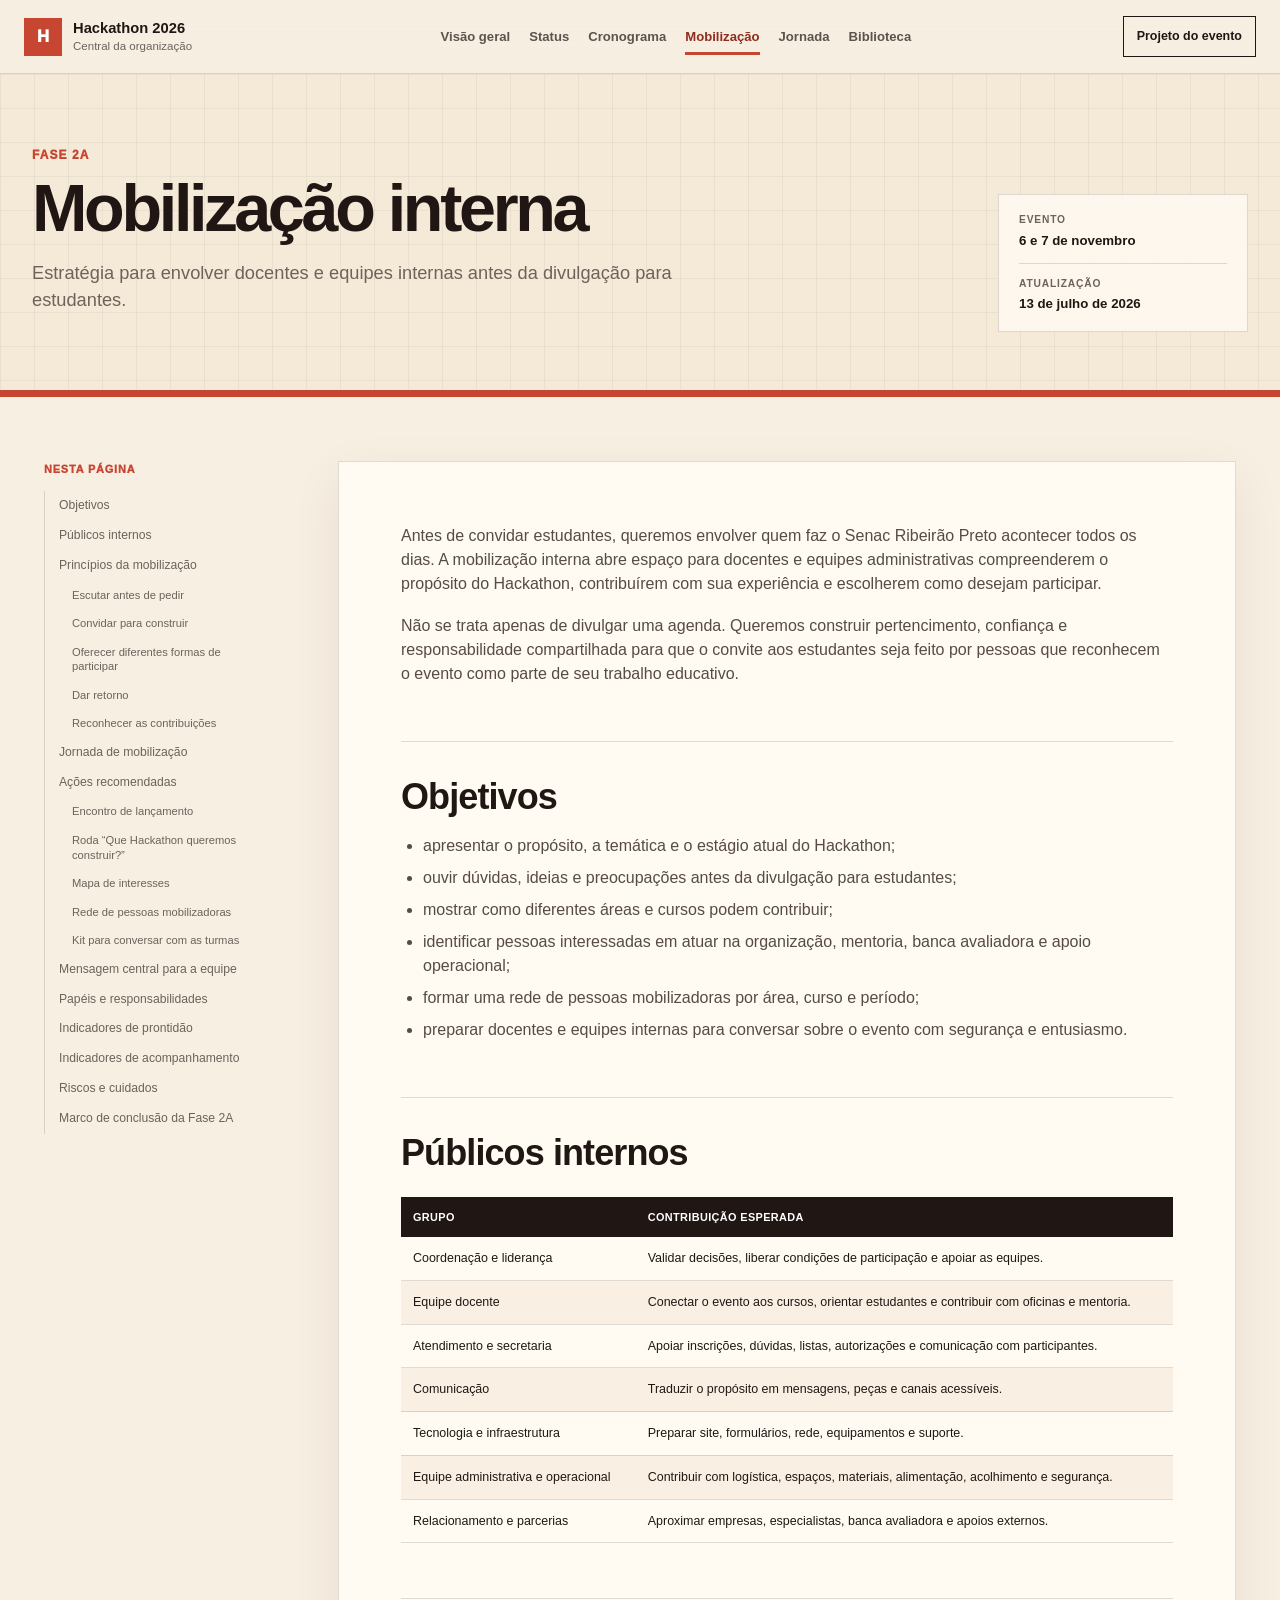
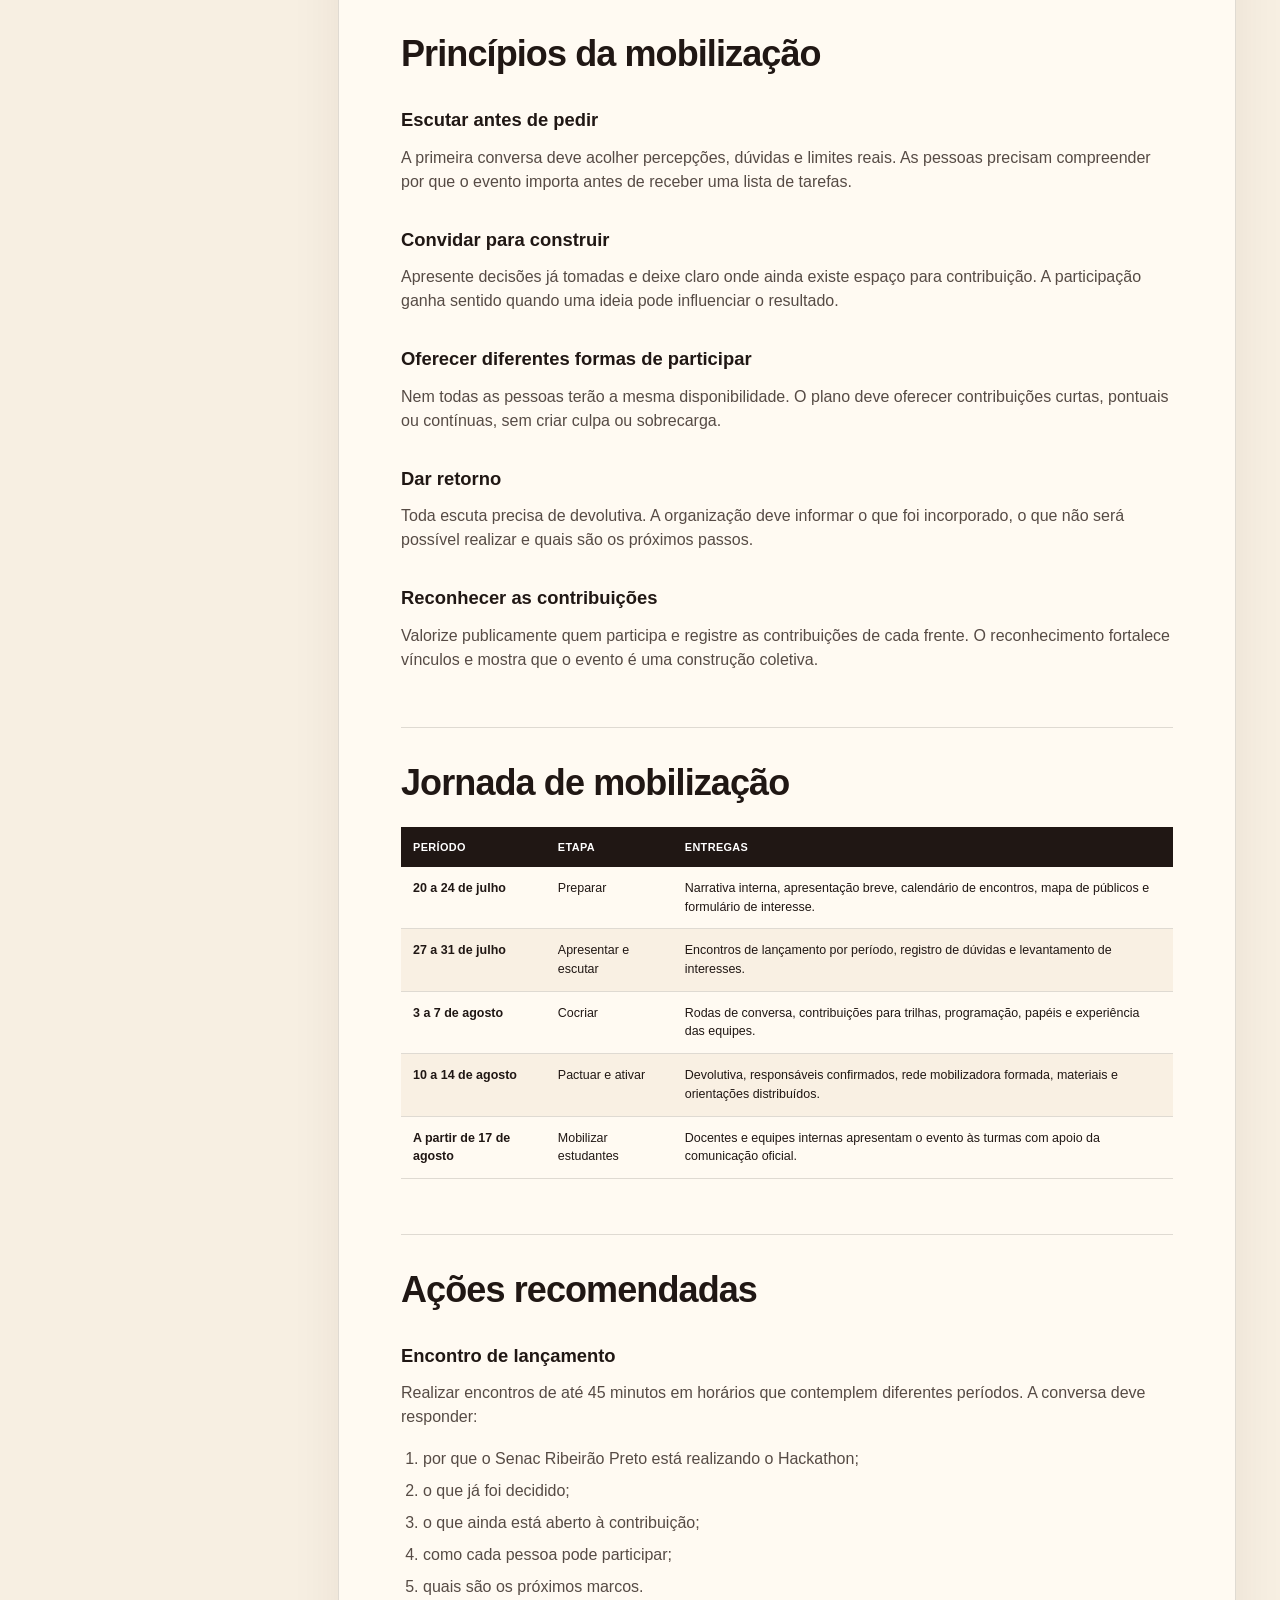
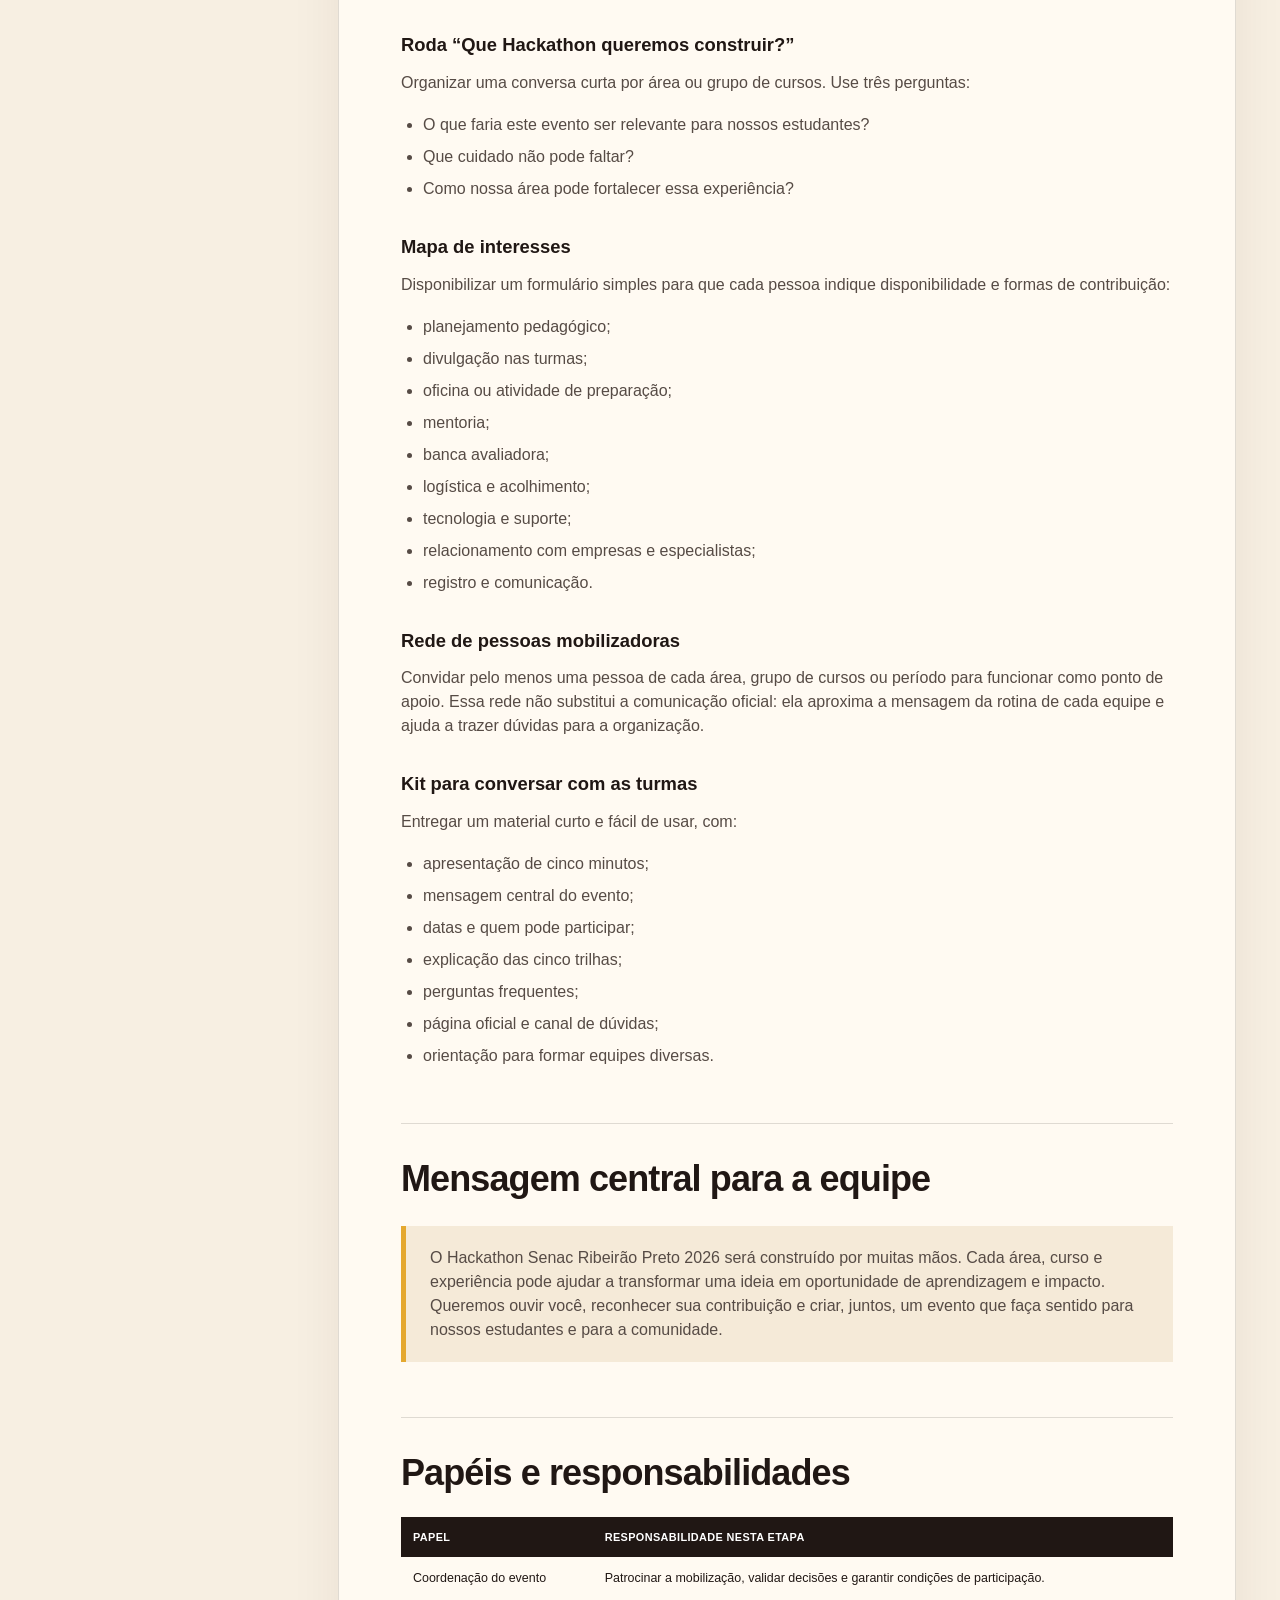
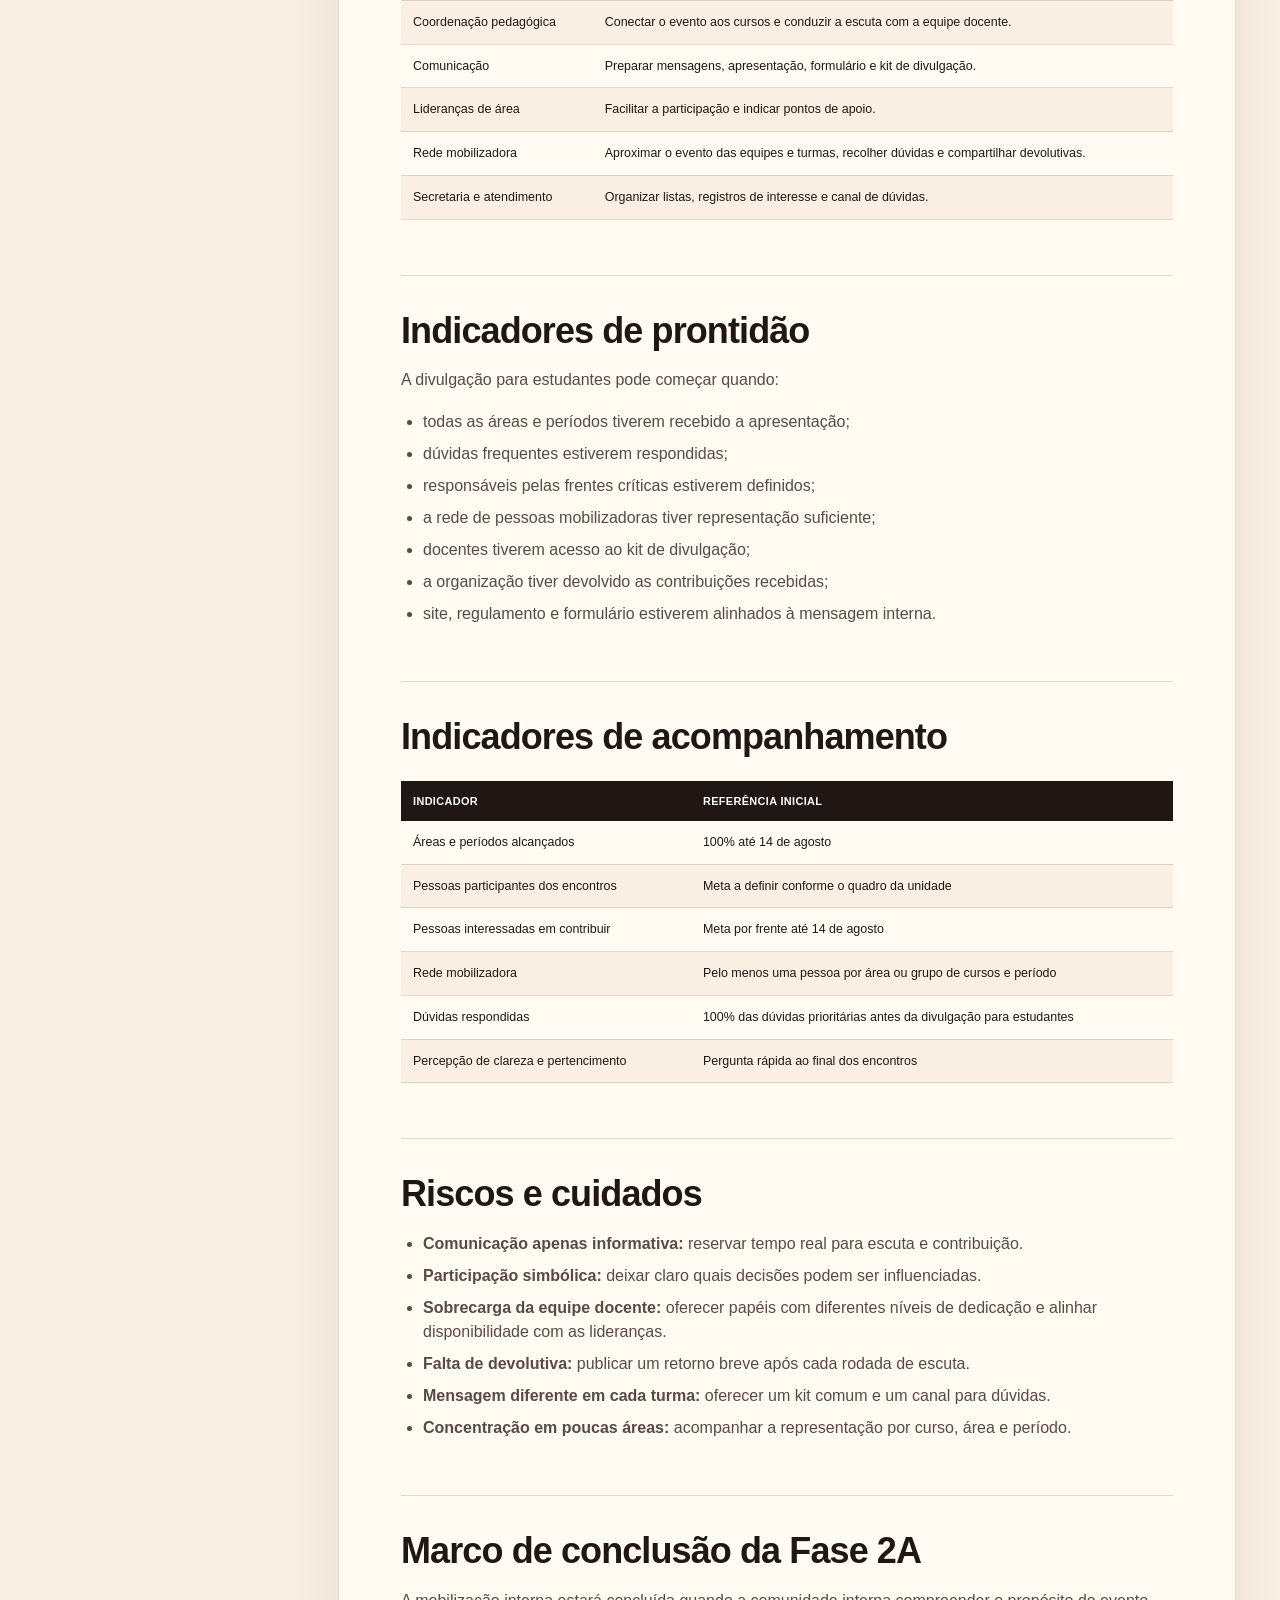
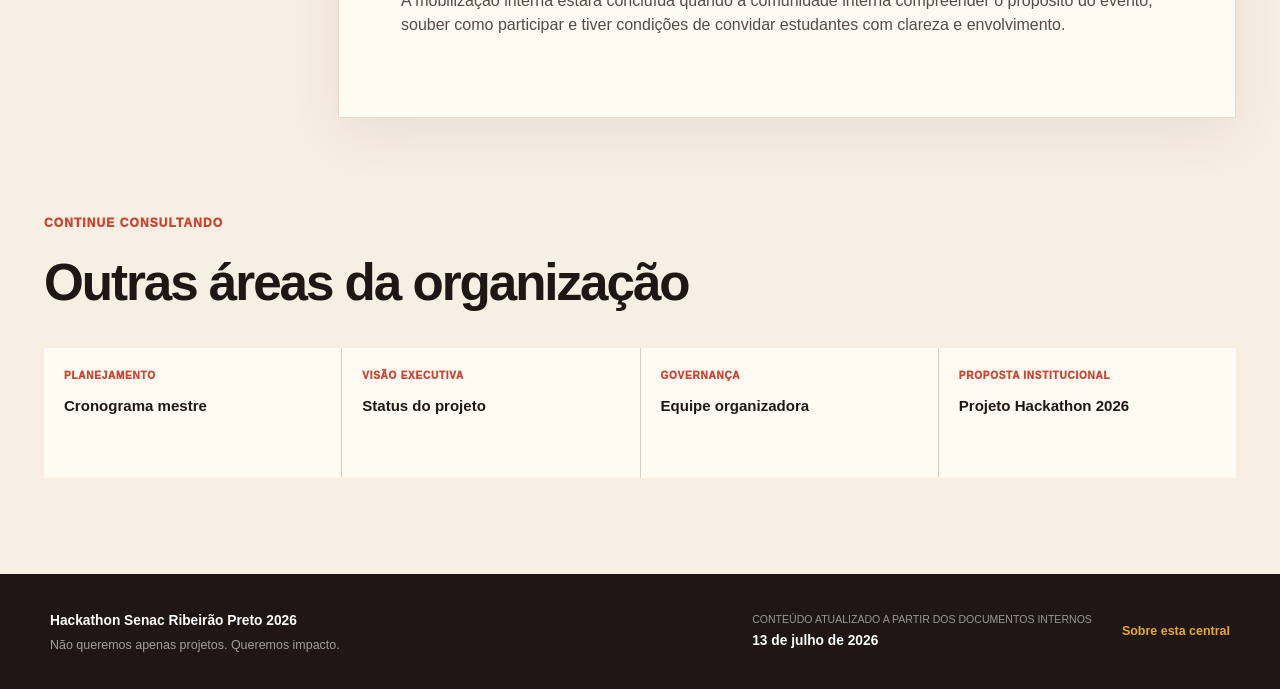
<file: mobilizacao-interna.html>
<!doctype html>
<html lang="pt-BR">
  <head>
    <meta charset="utf-8">
    <meta name="viewport" content="width=device-width, initial-scale=1">
    <meta name="description" content="Estratégia para envolver docentes e equipes internas antes da divulgação para estudantes.">
    <title>Mobilização interna | Hackathon Senac Ribeirão Preto 2026</title>
    <link rel="stylesheet" href="styles.css">
  </head>
  <body class="content-page">
    <a class="skip-link" href="#conteudo">Ir para o conteúdo</a>
    <header class="topbar">
      <a class="brand" href="index.html" aria-label="Ir para a visão geral">
        <span class="brand-mark" aria-hidden="true">H</span>
        <span><strong>Hackathon 2026</strong><small>Central da organização</small></span>
      </a>
      <nav class="nav" aria-label="Navegação principal">
          <a href="index.html">Visão geral</a>
          <a href="status.html">Status</a>
          <a href="cronograma.html">Cronograma</a>
          <a href="mobilizacao-interna.html" class="active" aria-current="page">Mobilização</a>
          <a href="jornada-participante.html">Jornada</a>
          <a href="index.html#documentos">Biblioteca</a>
      </nav>
      <a class="topbar-action" href="projeto.html">Projeto do evento</a>
      <details class="mobile-menu">
        <summary>Menu</summary>
        <nav class="mobile-menu-panel" aria-label="Navegação principal em telas menores">
            <a href="index.html">Visão geral</a>
            <a href="status.html">Status</a>
            <a href="equipe.html">Equipe organizadora</a>
            <a href="cronograma.html">Cronograma</a>
            <a href="mobilizacao-interna.html" class="active" aria-current="page">Mobilização interna</a>
            <a href="jornada-participante.html">Jornada do participante</a>
            <a href="projeto.html">Projeto</a>
            <a href="regulamento.html">Regulamento</a>
            <a href="trilhas.html">Trilhas</a>
            <a href="tarefas.html">Tarefas</a>
            <a href="tematica.html">Temática</a>
            <a href="fundamentos.html">Fundamentos</a>
            <a href="portal.html">Sobre esta central</a>
        </nav>
      </details>
    </header>
    <main id="conteudo" class="page-main">
      <header class="page-hero">
        <div>
          <p class="eyebrow">Fase 2A</p>
          <h1>Mobilização interna</h1>
          <p>Estratégia para envolver docentes e equipes internas antes da divulgação para estudantes.</p>
        </div>
        <dl>
          <div><dt>Evento</dt><dd>6 e 7 de novembro</dd></div>
          <div><dt>Atualização</dt><dd>13 de julho de 2026</dd></div>
        </dl>
      </header>
      <div class="page-layout">
        <aside class="page-toc" aria-label="Nesta página">
          <span>Nesta página</span>
          <nav><a href="#objetivos">Objetivos</a>
              <a href="#publicos-internos">Públicos internos</a>
              <a href="#principios-da-mobilizacao">Princípios da mobilização</a>
              <a href="#escutar-antes-de-pedir" class="toc-subitem">Escutar antes de pedir</a>
              <a href="#convidar-para-construir" class="toc-subitem">Convidar para construir</a>
              <a href="#oferecer-diferentes-formas-de-participar" class="toc-subitem">Oferecer diferentes formas de participar</a>
              <a href="#dar-retorno" class="toc-subitem">Dar retorno</a>
              <a href="#reconhecer-as-contribuicoes" class="toc-subitem">Reconhecer as contribuições</a>
              <a href="#jornada-de-mobilizacao">Jornada de mobilização</a>
              <a href="#acoes-recomendadas">Ações recomendadas</a>
              <a href="#encontro-de-lancamento" class="toc-subitem">Encontro de lançamento</a>
              <a href="#roda-que-hackathon-queremos-construir" class="toc-subitem">Roda “Que Hackathon queremos construir?”</a>
              <a href="#mapa-de-interesses" class="toc-subitem">Mapa de interesses</a>
              <a href="#rede-de-pessoas-mobilizadoras" class="toc-subitem">Rede de pessoas mobilizadoras</a>
              <a href="#kit-para-conversar-com-as-turmas" class="toc-subitem">Kit para conversar com as turmas</a>
              <a href="#mensagem-central-para-a-equipe">Mensagem central para a equipe</a>
              <a href="#papeis-e-responsabilidades">Papéis e responsabilidades</a>
              <a href="#indicadores-de-prontidao">Indicadores de prontidão</a>
              <a href="#indicadores-de-acompanhamento">Indicadores de acompanhamento</a>
              <a href="#riscos-e-cuidados">Riscos e cuidados</a>
              <a href="#marco-de-conclusao-da-fase-2a">Marco de conclusão da Fase 2A</a></nav>
        </aside>
        <article class="rich-content">
          <p>Antes de convidar estudantes, queremos envolver quem faz o Senac Ribeirão Preto acontecer todos os dias. A mobilização interna abre espaço para docentes e equipes administrativas compreenderem o propósito do Hackathon, contribuírem com sua experiência e escolherem como desejam participar.</p>
<p>Não se trata apenas de divulgar uma agenda. Queremos construir pertencimento, confiança e responsabilidade compartilhada para que o convite aos estudantes seja feito por pessoas que reconhecem o evento como parte de seu trabalho educativo.</p>
<h2 id="objetivos">Objetivos</h2>
<ul>
<li>apresentar o propósito, a temática e o estágio atual do Hackathon;</li>
<li>ouvir dúvidas, ideias e preocupações antes da divulgação para estudantes;</li>
<li>mostrar como diferentes áreas e cursos podem contribuir;</li>
<li>identificar pessoas interessadas em atuar na organização, mentoria, banca avaliadora e apoio operacional;</li>
<li>formar uma rede de pessoas mobilizadoras por área, curso e período;</li>
<li>preparar docentes e equipes internas para conversar sobre o evento com segurança e entusiasmo.</li>
</ul>
<h2 id="publicos-internos">Públicos internos</h2>
<div class="table-scroll"><table>
<thead>
<tr>
<th>Grupo</th>
<th>Contribuição esperada</th>
</tr>
</thead>
<tbody>
<tr>
<td>Coordenação e liderança</td>
<td>Validar decisões, liberar condições de participação e apoiar as equipes.</td>
</tr>
<tr>
<td>Equipe docente</td>
<td>Conectar o evento aos cursos, orientar estudantes e contribuir com oficinas e mentoria.</td>
</tr>
<tr>
<td>Atendimento e secretaria</td>
<td>Apoiar inscrições, dúvidas, listas, autorizações e comunicação com participantes.</td>
</tr>
<tr>
<td>Comunicação</td>
<td>Traduzir o propósito em mensagens, peças e canais acessíveis.</td>
</tr>
<tr>
<td>Tecnologia e infraestrutura</td>
<td>Preparar site, formulários, rede, equipamentos e suporte.</td>
</tr>
<tr>
<td>Equipe administrativa e operacional</td>
<td>Contribuir com logística, espaços, materiais, alimentação, acolhimento e segurança.</td>
</tr>
<tr>
<td>Relacionamento e parcerias</td>
<td>Aproximar empresas, especialistas, banca avaliadora e apoios externos.</td>
</tr>
</tbody>
</table></div>
<h2 id="principios-da-mobilizacao">Princípios da mobilização</h2>
<h3 id="escutar-antes-de-pedir">Escutar antes de pedir</h3>
<p>A primeira conversa deve acolher percepções, dúvidas e limites reais. As pessoas precisam compreender por que o evento importa antes de receber uma lista de tarefas.</p>
<h3 id="convidar-para-construir">Convidar para construir</h3>
<p>Apresente decisões já tomadas e deixe claro onde ainda existe espaço para contribuição. A participação ganha sentido quando uma ideia pode influenciar o resultado.</p>
<h3 id="oferecer-diferentes-formas-de-participar">Oferecer diferentes formas de participar</h3>
<p>Nem todas as pessoas terão a mesma disponibilidade. O plano deve oferecer contribuições curtas, pontuais ou contínuas, sem criar culpa ou sobrecarga.</p>
<h3 id="dar-retorno">Dar retorno</h3>
<p>Toda escuta precisa de devolutiva. A organização deve informar o que foi incorporado, o que não será possível realizar e quais são os próximos passos.</p>
<h3 id="reconhecer-as-contribuicoes">Reconhecer as contribuições</h3>
<p>Valorize publicamente quem participa e registre as contribuições de cada frente. O reconhecimento fortalece vínculos e mostra que o evento é uma construção coletiva.</p>
<h2 id="jornada-de-mobilizacao">Jornada de mobilização</h2>
<div class="table-scroll"><table>
<thead>
<tr>
<th>Período</th>
<th>Etapa</th>
<th>Entregas</th>
</tr>
</thead>
<tbody>
<tr>
<td><strong>20 a 24 de julho</strong></td>
<td>Preparar</td>
<td>Narrativa interna, apresentação breve, calendário de encontros, mapa de públicos e formulário de interesse.</td>
</tr>
<tr>
<td><strong>27 a 31 de julho</strong></td>
<td>Apresentar e escutar</td>
<td>Encontros de lançamento por período, registro de dúvidas e levantamento de interesses.</td>
</tr>
<tr>
<td><strong>3 a 7 de agosto</strong></td>
<td>Cocriar</td>
<td>Rodas de conversa, contribuições para trilhas, programação, papéis e experiência das equipes.</td>
</tr>
<tr>
<td><strong>10 a 14 de agosto</strong></td>
<td>Pactuar e ativar</td>
<td>Devolutiva, responsáveis confirmados, rede mobilizadora formada, materiais e orientações distribuídos.</td>
</tr>
<tr>
<td><strong>A partir de 17 de agosto</strong></td>
<td>Mobilizar estudantes</td>
<td>Docentes e equipes internas apresentam o evento às turmas com apoio da comunicação oficial.</td>
</tr>
</tbody>
</table></div>
<h2 id="acoes-recomendadas">Ações recomendadas</h2>
<h3 id="encontro-de-lancamento">Encontro de lançamento</h3>
<p>Realizar encontros de até 45 minutos em horários que contemplem diferentes períodos. A conversa deve responder:</p>
<ol>
<li>por que o Senac Ribeirão Preto está realizando o Hackathon;</li>
<li>o que já foi decidido;</li>
<li>o que ainda está aberto à contribuição;</li>
<li>como cada pessoa pode participar;</li>
<li>quais são os próximos marcos.</li>
</ol>
<h3 id="roda-que-hackathon-queremos-construir">Roda “Que Hackathon queremos construir?”</h3>
<p>Organizar uma conversa curta por área ou grupo de cursos. Use três perguntas:</p>
<ul>
<li>O que faria este evento ser relevante para nossos estudantes?</li>
<li>Que cuidado não pode faltar?</li>
<li>Como nossa área pode fortalecer essa experiência?</li>
</ul>
<h3 id="mapa-de-interesses">Mapa de interesses</h3>
<p>Disponibilizar um formulário simples para que cada pessoa indique disponibilidade e formas de contribuição:</p>
<ul>
<li>planejamento pedagógico;</li>
<li>divulgação nas turmas;</li>
<li>oficina ou atividade de preparação;</li>
<li>mentoria;</li>
<li>banca avaliadora;</li>
<li>logística e acolhimento;</li>
<li>tecnologia e suporte;</li>
<li>relacionamento com empresas e especialistas;</li>
<li>registro e comunicação.</li>
</ul>
<h3 id="rede-de-pessoas-mobilizadoras">Rede de pessoas mobilizadoras</h3>
<p>Convidar pelo menos uma pessoa de cada área, grupo de cursos ou período para funcionar como ponto de apoio. Essa rede não substitui a comunicação oficial: ela aproxima a mensagem da rotina de cada equipe e ajuda a trazer dúvidas para a organização.</p>
<h3 id="kit-para-conversar-com-as-turmas">Kit para conversar com as turmas</h3>
<p>Entregar um material curto e fácil de usar, com:</p>
<ul>
<li>apresentação de cinco minutos;</li>
<li>mensagem central do evento;</li>
<li>datas e quem pode participar;</li>
<li>explicação das cinco trilhas;</li>
<li>perguntas frequentes;</li>
<li>página oficial e canal de dúvidas;</li>
<li>orientação para formar equipes diversas.</li>
</ul>
<h2 id="mensagem-central-para-a-equipe">Mensagem central para a equipe</h2>
<blockquote>
<p>O Hackathon Senac Ribeirão Preto 2026 será construído por muitas mãos. Cada área, curso e experiência pode ajudar a transformar uma ideia em oportunidade de aprendizagem e impacto. Queremos ouvir você, reconhecer sua contribuição e criar, juntos, um evento que faça sentido para nossos estudantes e para a comunidade.</p>
</blockquote>
<h2 id="papeis-e-responsabilidades">Papéis e responsabilidades</h2>
<div class="table-scroll"><table>
<thead>
<tr>
<th>Papel</th>
<th>Responsabilidade nesta etapa</th>
</tr>
</thead>
<tbody>
<tr>
<td>Coordenação do evento</td>
<td>Patrocinar a mobilização, validar decisões e garantir condições de participação.</td>
</tr>
<tr>
<td>Coordenação pedagógica</td>
<td>Conectar o evento aos cursos e conduzir a escuta com a equipe docente.</td>
</tr>
<tr>
<td>Comunicação</td>
<td>Preparar mensagens, apresentação, formulário e kit de divulgação.</td>
</tr>
<tr>
<td>Lideranças de área</td>
<td>Facilitar a participação e indicar pontos de apoio.</td>
</tr>
<tr>
<td>Rede mobilizadora</td>
<td>Aproximar o evento das equipes e turmas, recolher dúvidas e compartilhar devolutivas.</td>
</tr>
<tr>
<td>Secretaria e atendimento</td>
<td>Organizar listas, registros de interesse e canal de dúvidas.</td>
</tr>
</tbody>
</table></div>
<h2 id="indicadores-de-prontidao">Indicadores de prontidão</h2>
<p>A divulgação para estudantes pode começar quando:</p>
<ul>
<li>todas as áreas e períodos tiverem recebido a apresentação;</li>
<li>dúvidas frequentes estiverem respondidas;</li>
<li>responsáveis pelas frentes críticas estiverem definidos;</li>
<li>a rede de pessoas mobilizadoras tiver representação suficiente;</li>
<li>docentes tiverem acesso ao kit de divulgação;</li>
<li>a organização tiver devolvido as contribuições recebidas;</li>
<li>site, regulamento e formulário estiverem alinhados à mensagem interna.</li>
</ul>
<h2 id="indicadores-de-acompanhamento">Indicadores de acompanhamento</h2>
<div class="table-scroll"><table>
<thead>
<tr>
<th>Indicador</th>
<th>Referência inicial</th>
</tr>
</thead>
<tbody>
<tr>
<td>Áreas e períodos alcançados</td>
<td>100% até 14 de agosto</td>
</tr>
<tr>
<td>Pessoas participantes dos encontros</td>
<td>Meta a definir conforme o quadro da unidade</td>
</tr>
<tr>
<td>Pessoas interessadas em contribuir</td>
<td>Meta por frente até 14 de agosto</td>
</tr>
<tr>
<td>Rede mobilizadora</td>
<td>Pelo menos uma pessoa por área ou grupo de cursos e período</td>
</tr>
<tr>
<td>Dúvidas respondidas</td>
<td>100% das dúvidas prioritárias antes da divulgação para estudantes</td>
</tr>
<tr>
<td>Percepção de clareza e pertencimento</td>
<td>Pergunta rápida ao final dos encontros</td>
</tr>
</tbody>
</table></div>
<h2 id="riscos-e-cuidados">Riscos e cuidados</h2>
<ul>
<li><strong>Comunicação apenas informativa:</strong> reservar tempo real para escuta e contribuição.</li>
<li><strong>Participação simbólica:</strong> deixar claro quais decisões podem ser influenciadas.</li>
<li><strong>Sobrecarga da equipe docente:</strong> oferecer papéis com diferentes níveis de dedicação e alinhar disponibilidade com as lideranças.</li>
<li><strong>Falta de devolutiva:</strong> publicar um retorno breve após cada rodada de escuta.</li>
<li><strong>Mensagem diferente em cada turma:</strong> oferecer um kit comum e um canal para dúvidas.</li>
<li><strong>Concentração em poucas áreas:</strong> acompanhar a representação por curso, área e período.</li>
</ul>
<h2 id="marco-de-conclusao-da-fase-2a">Marco de conclusão da Fase 2A</h2>
<p>A mobilização interna estará concluída quando a comunidade interna compreender o propósito do evento, souber como participar e tiver condições de convidar estudantes com clareza e envolvimento.</p>

        </article>
      </div>
      <section class="related-pages" aria-labelledby="related-title">
        <p class="eyebrow">Continue consultando</p>
        <h2 id="related-title">Outras áreas da organização</h2>
        <div><a href="cronograma.html"><span>Planejamento</span><strong>Cronograma mestre</strong></a>
          <a href="status.html"><span>Visão executiva</span><strong>Status do projeto</strong></a>
          <a href="equipe.html"><span>Governança</span><strong>Equipe organizadora</strong></a>
          <a href="projeto.html"><span>Proposta institucional</span><strong>Projeto Hackathon 2026</strong></a></div>
      </section>
    </main>
    <footer>
      <div><strong>Hackathon Senac Ribeirão Preto 2026</strong><p>Não queremos apenas projetos. Queremos impacto.</p></div>
      <div><span>Conteúdo atualizado a partir dos documentos internos</span><strong>13 de julho de 2026</strong></div>
      <a href="portal.html">Sobre esta central</a>
    </footer>
  </body>
</html>
</file>
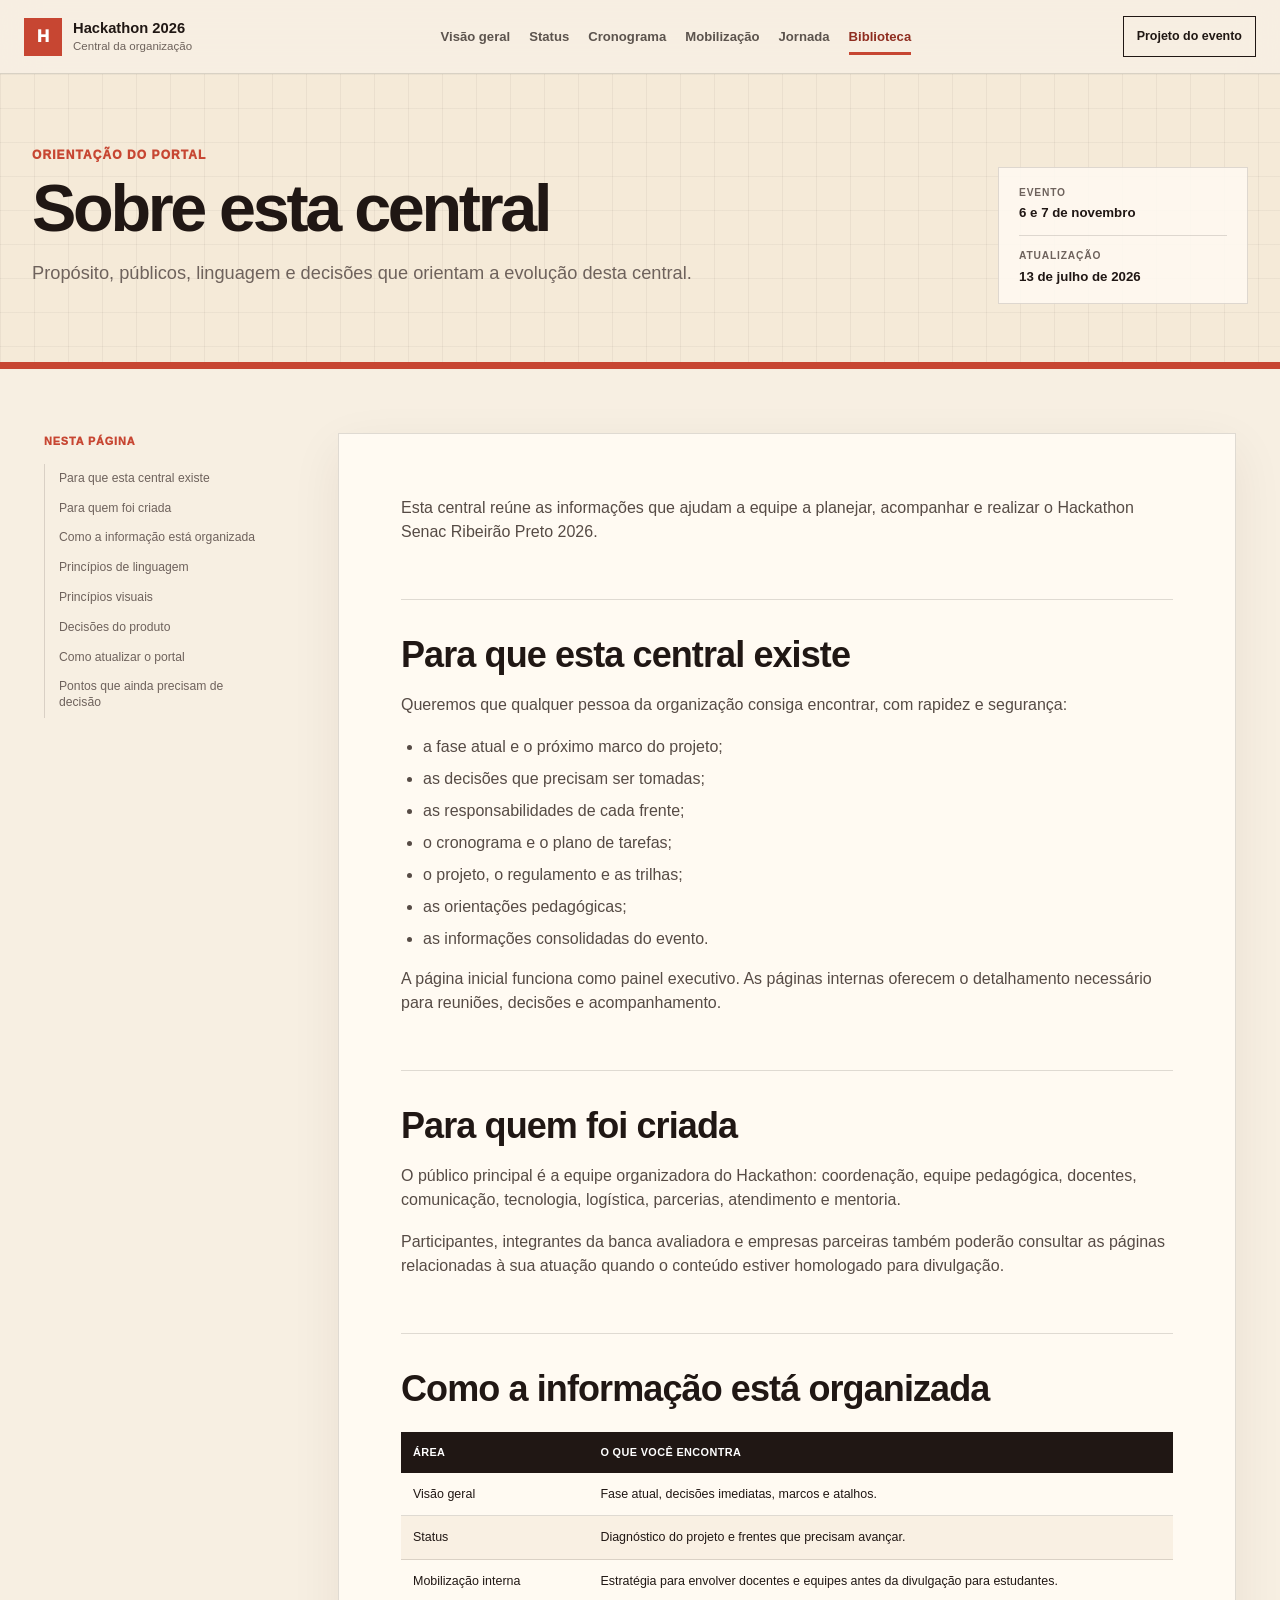
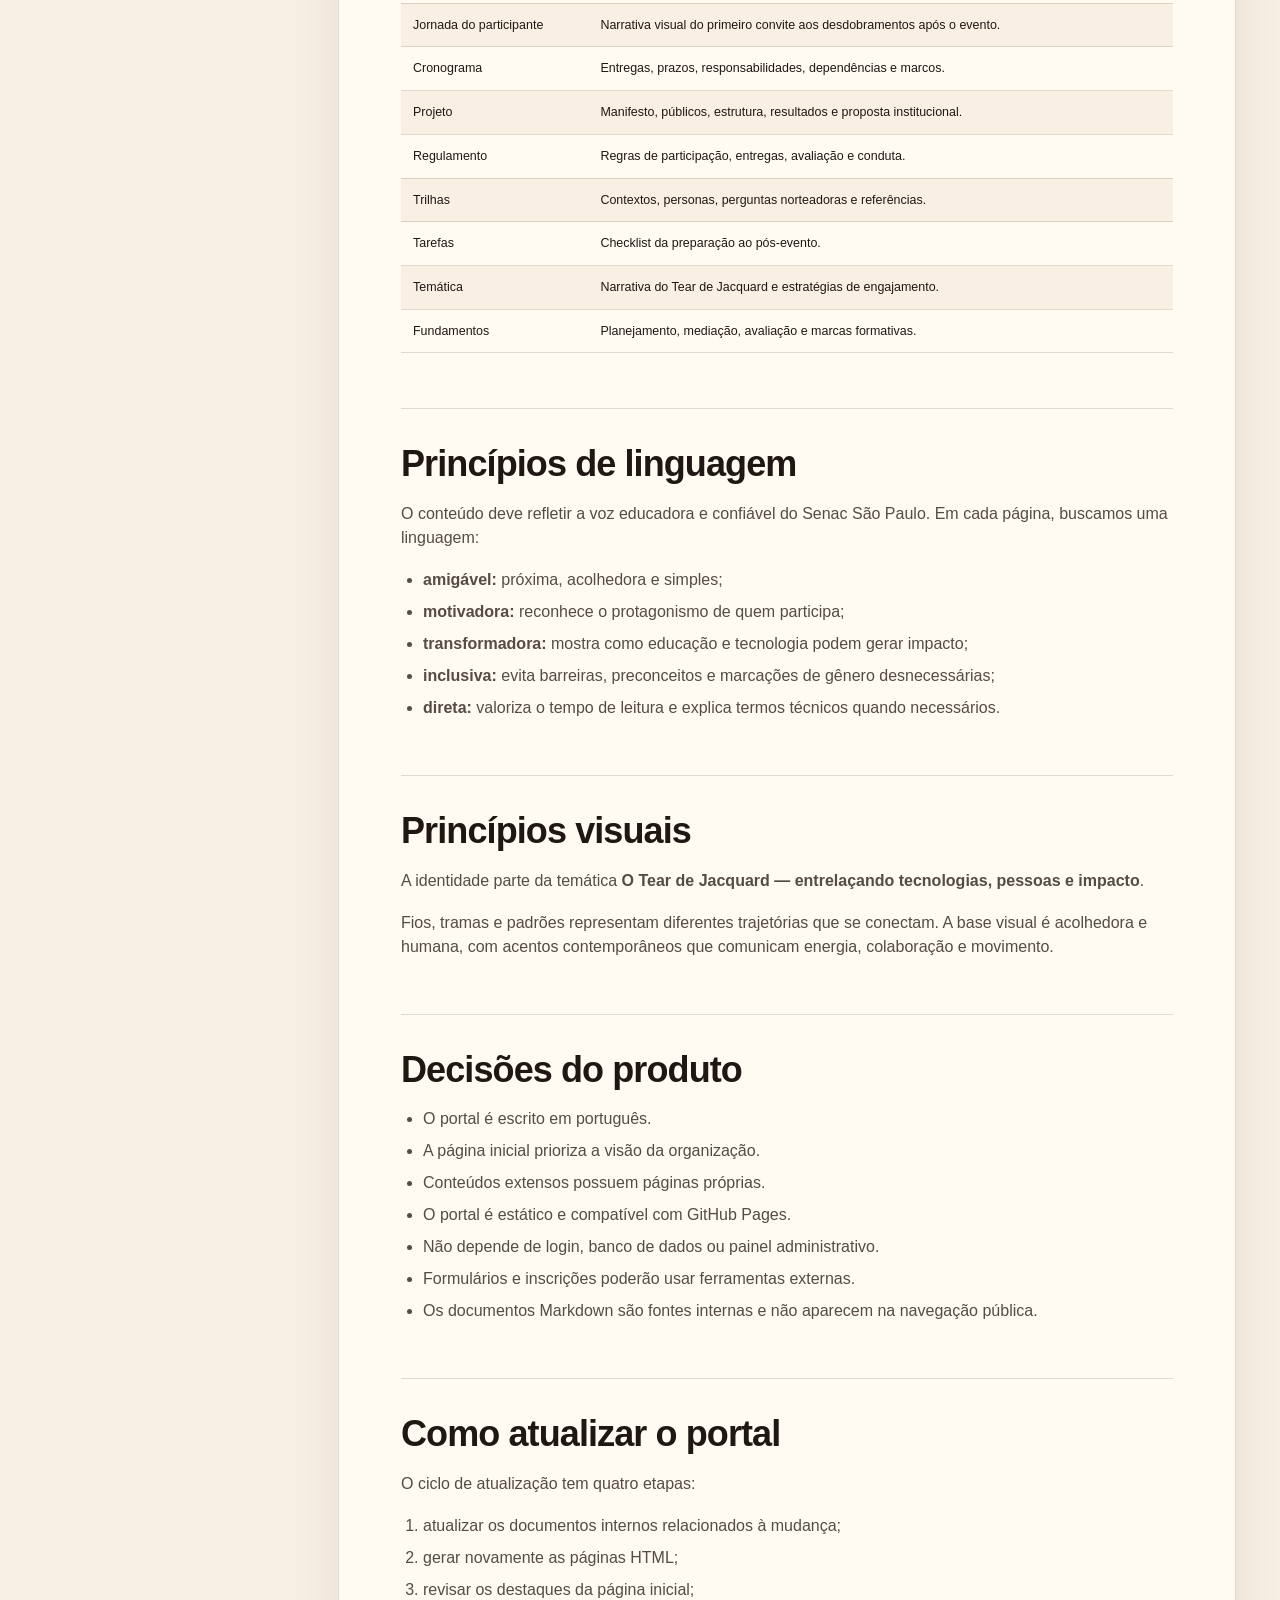
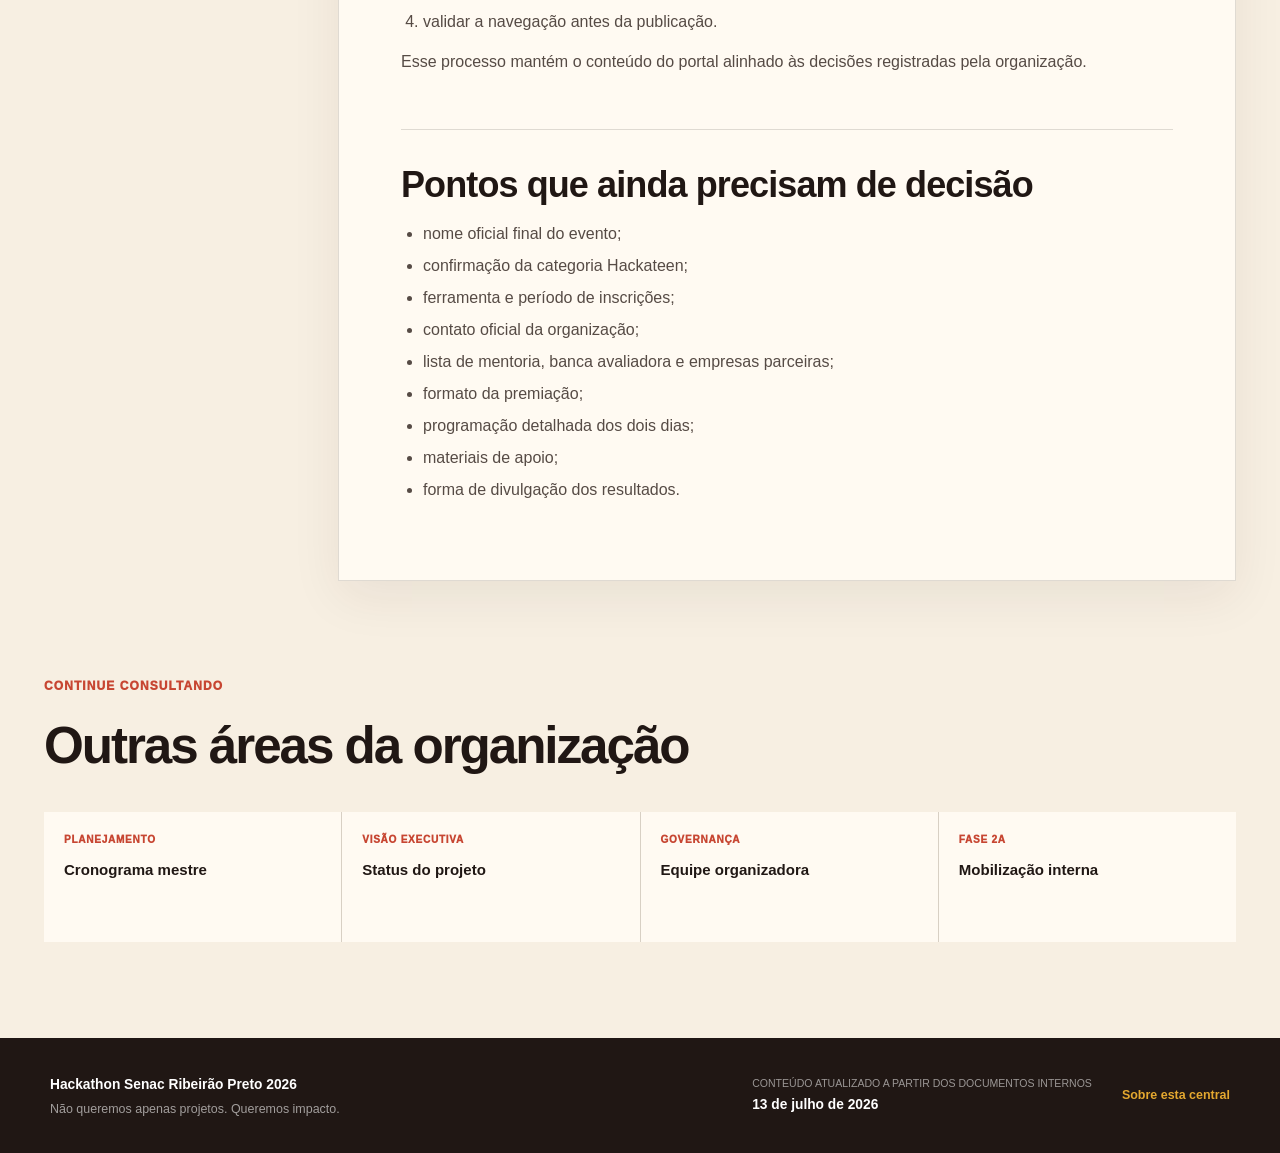
<file: portal.html>
<!doctype html>
<html lang="pt-BR">
  <head>
    <meta charset="utf-8">
    <meta name="viewport" content="width=device-width, initial-scale=1">
    <meta name="description" content="Propósito, públicos, linguagem e decisões que orientam a evolução desta central.">
    <title>Sobre esta central | Hackathon Senac Ribeirão Preto 2026</title>
    <link rel="stylesheet" href="styles.css">
  </head>
  <body class="content-page">
    <a class="skip-link" href="#conteudo">Ir para o conteúdo</a>
    <header class="topbar">
      <a class="brand" href="index.html" aria-label="Ir para a visão geral">
        <span class="brand-mark" aria-hidden="true">H</span>
        <span><strong>Hackathon 2026</strong><small>Central da organização</small></span>
      </a>
      <nav class="nav" aria-label="Navegação principal">
          <a href="index.html">Visão geral</a>
          <a href="status.html">Status</a>
          <a href="cronograma.html">Cronograma</a>
          <a href="mobilizacao-interna.html">Mobilização</a>
          <a href="jornada-participante.html">Jornada</a>
          <a href="index.html#documentos" class="active" aria-current="page">Biblioteca</a>
      </nav>
      <a class="topbar-action" href="projeto.html">Projeto do evento</a>
      <details class="mobile-menu">
        <summary>Menu</summary>
        <nav class="mobile-menu-panel" aria-label="Navegação principal em telas menores">
            <a href="index.html">Visão geral</a>
            <a href="status.html">Status</a>
            <a href="equipe.html">Equipe organizadora</a>
            <a href="cronograma.html">Cronograma</a>
            <a href="mobilizacao-interna.html">Mobilização interna</a>
            <a href="jornada-participante.html">Jornada do participante</a>
            <a href="projeto.html">Projeto</a>
            <a href="regulamento.html">Regulamento</a>
            <a href="trilhas.html">Trilhas</a>
            <a href="tarefas.html">Tarefas</a>
            <a href="tematica.html">Temática</a>
            <a href="fundamentos.html">Fundamentos</a>
            <a href="portal.html" class="active" aria-current="page">Sobre esta central</a>
        </nav>
      </details>
    </header>
    <main id="conteudo" class="page-main">
      <header class="page-hero">
        <div>
          <p class="eyebrow">Orientação do portal</p>
          <h1>Sobre esta central</h1>
          <p>Propósito, públicos, linguagem e decisões que orientam a evolução desta central.</p>
        </div>
        <dl>
          <div><dt>Evento</dt><dd>6 e 7 de novembro</dd></div>
          <div><dt>Atualização</dt><dd>13 de julho de 2026</dd></div>
        </dl>
      </header>
      <div class="page-layout">
        <aside class="page-toc" aria-label="Nesta página">
          <span>Nesta página</span>
          <nav><a href="#para-que-esta-central-existe">Para que esta central existe</a>
              <a href="#para-quem-foi-criada">Para quem foi criada</a>
              <a href="#como-a-informacao-esta-organizada">Como a informação está organizada</a>
              <a href="#principios-de-linguagem">Princípios de linguagem</a>
              <a href="#principios-visuais">Princípios visuais</a>
              <a href="#decisoes-do-produto">Decisões do produto</a>
              <a href="#como-atualizar-o-portal">Como atualizar o portal</a>
              <a href="#pontos-que-ainda-precisam-de-decisao">Pontos que ainda precisam de decisão</a></nav>
        </aside>
        <article class="rich-content">
          <p>Esta central reúne as informações que ajudam a equipe a planejar, acompanhar e realizar o Hackathon Senac Ribeirão Preto 2026.</p>
<h2 id="para-que-esta-central-existe">Para que esta central existe</h2>
<p>Queremos que qualquer pessoa da organização consiga encontrar, com rapidez e segurança:</p>
<ul>
<li>a fase atual e o próximo marco do projeto;</li>
<li>as decisões que precisam ser tomadas;</li>
<li>as responsabilidades de cada frente;</li>
<li>o cronograma e o plano de tarefas;</li>
<li>o projeto, o regulamento e as trilhas;</li>
<li>as orientações pedagógicas;</li>
<li>as informações consolidadas do evento.</li>
</ul>
<p>A página inicial funciona como painel executivo. As páginas internas oferecem o detalhamento necessário para reuniões, decisões e acompanhamento.</p>
<h2 id="para-quem-foi-criada">Para quem foi criada</h2>
<p>O público principal é a equipe organizadora do Hackathon: coordenação, equipe pedagógica, docentes, comunicação, tecnologia, logística, parcerias, atendimento e mentoria.</p>
<p>Participantes, integrantes da banca avaliadora e empresas parceiras também poderão consultar as páginas relacionadas à sua atuação quando o conteúdo estiver homologado para divulgação.</p>
<h2 id="como-a-informacao-esta-organizada">Como a informação está organizada</h2>
<div class="table-scroll"><table>
<thead>
<tr>
<th>Área</th>
<th>O que você encontra</th>
</tr>
</thead>
<tbody>
<tr>
<td>Visão geral</td>
<td>Fase atual, decisões imediatas, marcos e atalhos.</td>
</tr>
<tr>
<td>Status</td>
<td>Diagnóstico do projeto e frentes que precisam avançar.</td>
</tr>
<tr>
<td>Mobilização interna</td>
<td>Estratégia para envolver docentes e equipes antes da divulgação para estudantes.</td>
</tr>
<tr>
<td>Jornada do participante</td>
<td>Narrativa visual do primeiro convite aos desdobramentos após o evento.</td>
</tr>
<tr>
<td>Cronograma</td>
<td>Entregas, prazos, responsabilidades, dependências e marcos.</td>
</tr>
<tr>
<td>Projeto</td>
<td>Manifesto, públicos, estrutura, resultados e proposta institucional.</td>
</tr>
<tr>
<td>Regulamento</td>
<td>Regras de participação, entregas, avaliação e conduta.</td>
</tr>
<tr>
<td>Trilhas</td>
<td>Contextos, personas, perguntas norteadoras e referências.</td>
</tr>
<tr>
<td>Tarefas</td>
<td>Checklist da preparação ao pós-evento.</td>
</tr>
<tr>
<td>Temática</td>
<td>Narrativa do Tear de Jacquard e estratégias de engajamento.</td>
</tr>
<tr>
<td>Fundamentos</td>
<td>Planejamento, mediação, avaliação e marcas formativas.</td>
</tr>
</tbody>
</table></div>
<h2 id="principios-de-linguagem">Princípios de linguagem</h2>
<p>O conteúdo deve refletir a voz educadora e confiável do Senac São Paulo. Em cada página, buscamos uma linguagem:</p>
<ul>
<li><strong>amigável:</strong> próxima, acolhedora e simples;</li>
<li><strong>motivadora:</strong> reconhece o protagonismo de quem participa;</li>
<li><strong>transformadora:</strong> mostra como educação e tecnologia podem gerar impacto;</li>
<li><strong>inclusiva:</strong> evita barreiras, preconceitos e marcações de gênero desnecessárias;</li>
<li><strong>direta:</strong> valoriza o tempo de leitura e explica termos técnicos quando necessários.</li>
</ul>
<h2 id="principios-visuais">Princípios visuais</h2>
<p>A identidade parte da temática <strong>O Tear de Jacquard — entrelaçando tecnologias, pessoas e impacto</strong>.</p>
<p>Fios, tramas e padrões representam diferentes trajetórias que se conectam. A base visual é acolhedora e humana, com acentos contemporâneos que comunicam energia, colaboração e movimento.</p>
<h2 id="decisoes-do-produto">Decisões do produto</h2>
<ul>
<li>O portal é escrito em português.</li>
<li>A página inicial prioriza a visão da organização.</li>
<li>Conteúdos extensos possuem páginas próprias.</li>
<li>O portal é estático e compatível com GitHub Pages.</li>
<li>Não depende de login, banco de dados ou painel administrativo.</li>
<li>Formulários e inscrições poderão usar ferramentas externas.</li>
<li>Os documentos Markdown são fontes internas e não aparecem na navegação pública.</li>
</ul>
<h2 id="como-atualizar-o-portal">Como atualizar o portal</h2>
<p>O ciclo de atualização tem quatro etapas:</p>
<ol>
<li>atualizar os documentos internos relacionados à mudança;</li>
<li>gerar novamente as páginas HTML;</li>
<li>revisar os destaques da página inicial;</li>
<li>validar a navegação antes da publicação.</li>
</ol>
<p>Esse processo mantém o conteúdo do portal alinhado às decisões registradas pela organização.</p>
<h2 id="pontos-que-ainda-precisam-de-decisao">Pontos que ainda precisam de decisão</h2>
<ul>
<li>nome oficial final do evento;</li>
<li>confirmação da categoria Hackateen;</li>
<li>ferramenta e período de inscrições;</li>
<li>contato oficial da organização;</li>
<li>lista de mentoria, banca avaliadora e empresas parceiras;</li>
<li>formato da premiação;</li>
<li>programação detalhada dos dois dias;</li>
<li>materiais de apoio;</li>
<li>forma de divulgação dos resultados.</li>
</ul>

        </article>
      </div>
      <section class="related-pages" aria-labelledby="related-title">
        <p class="eyebrow">Continue consultando</p>
        <h2 id="related-title">Outras áreas da organização</h2>
        <div><a href="cronograma.html"><span>Planejamento</span><strong>Cronograma mestre</strong></a>
          <a href="status.html"><span>Visão executiva</span><strong>Status do projeto</strong></a>
          <a href="equipe.html"><span>Governança</span><strong>Equipe organizadora</strong></a>
          <a href="mobilizacao-interna.html"><span>Fase 2A</span><strong>Mobilização interna</strong></a></div>
      </section>
    </main>
    <footer>
      <div><strong>Hackathon Senac Ribeirão Preto 2026</strong><p>Não queremos apenas projetos. Queremos impacto.</p></div>
      <div><span>Conteúdo atualizado a partir dos documentos internos</span><strong>13 de julho de 2026</strong></div>
      <a href="portal.html">Sobre esta central</a>
    </footer>
  </body>
</html>
</file>
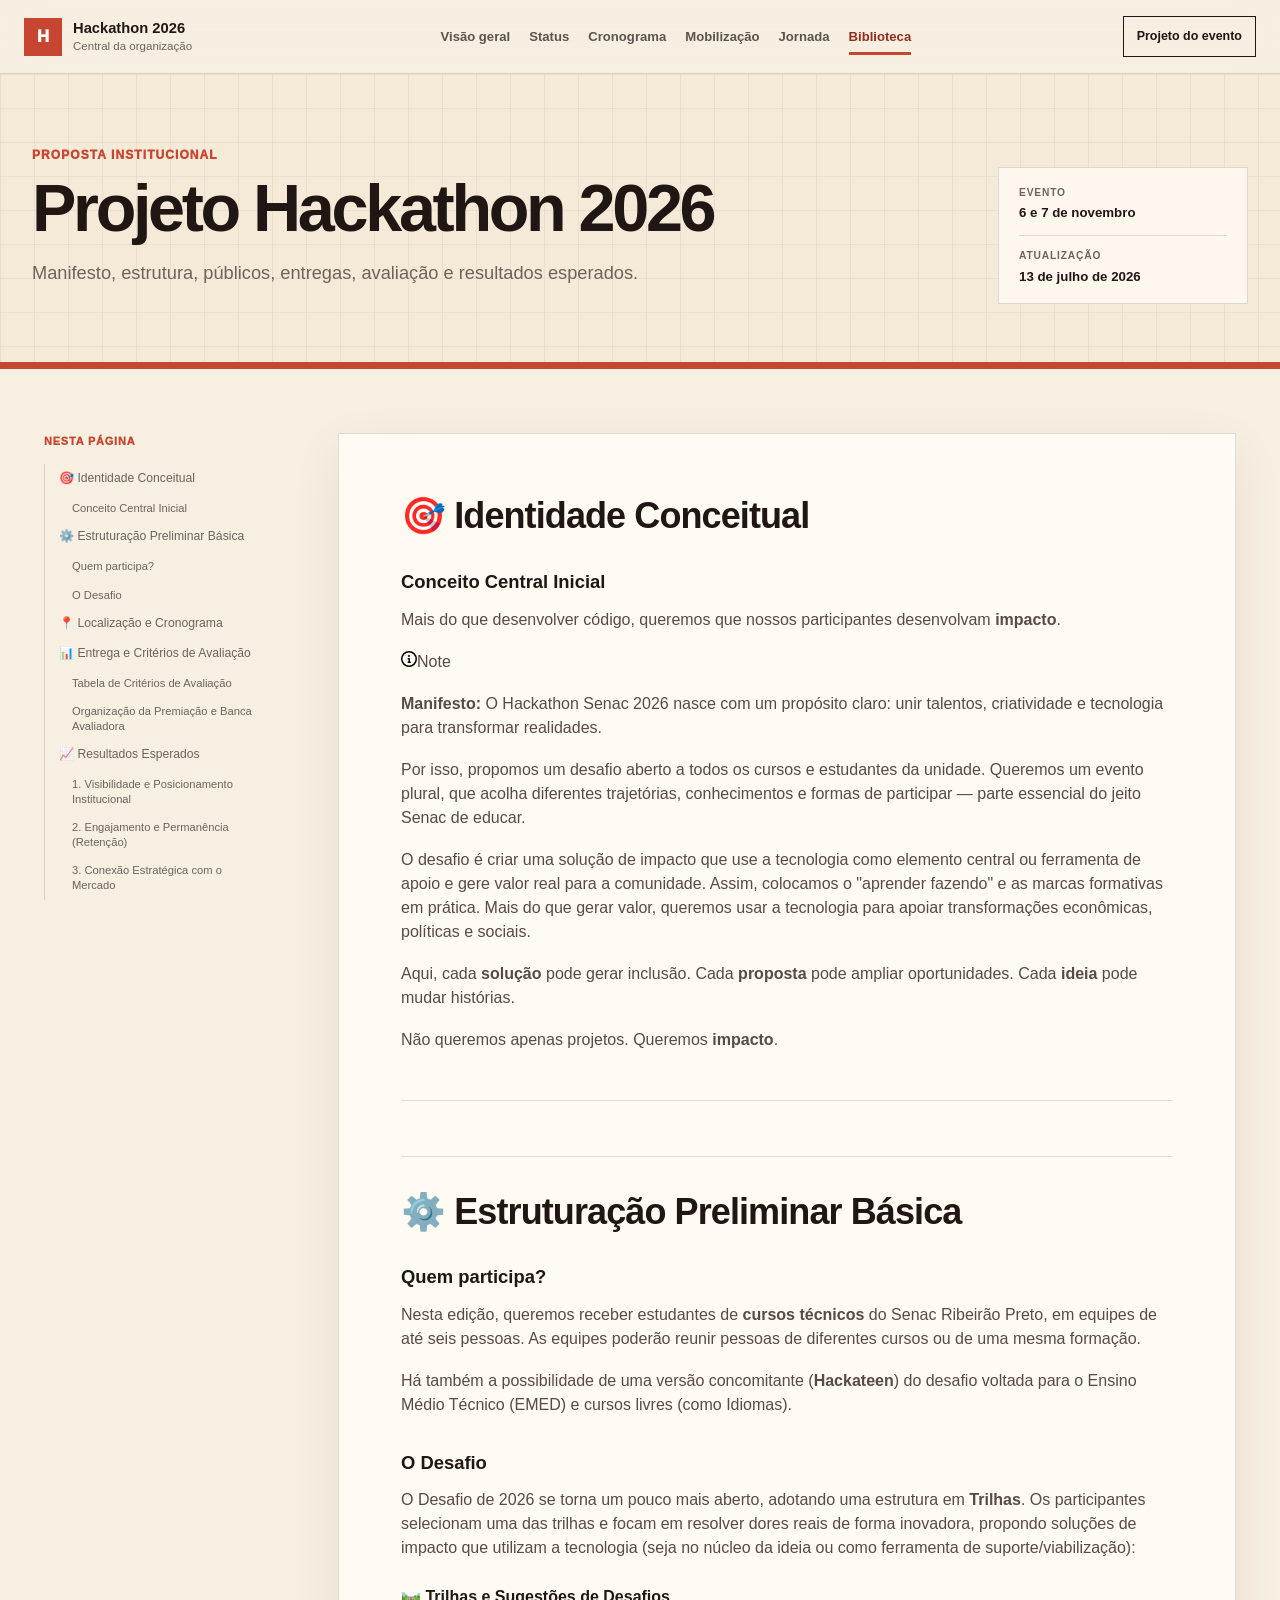
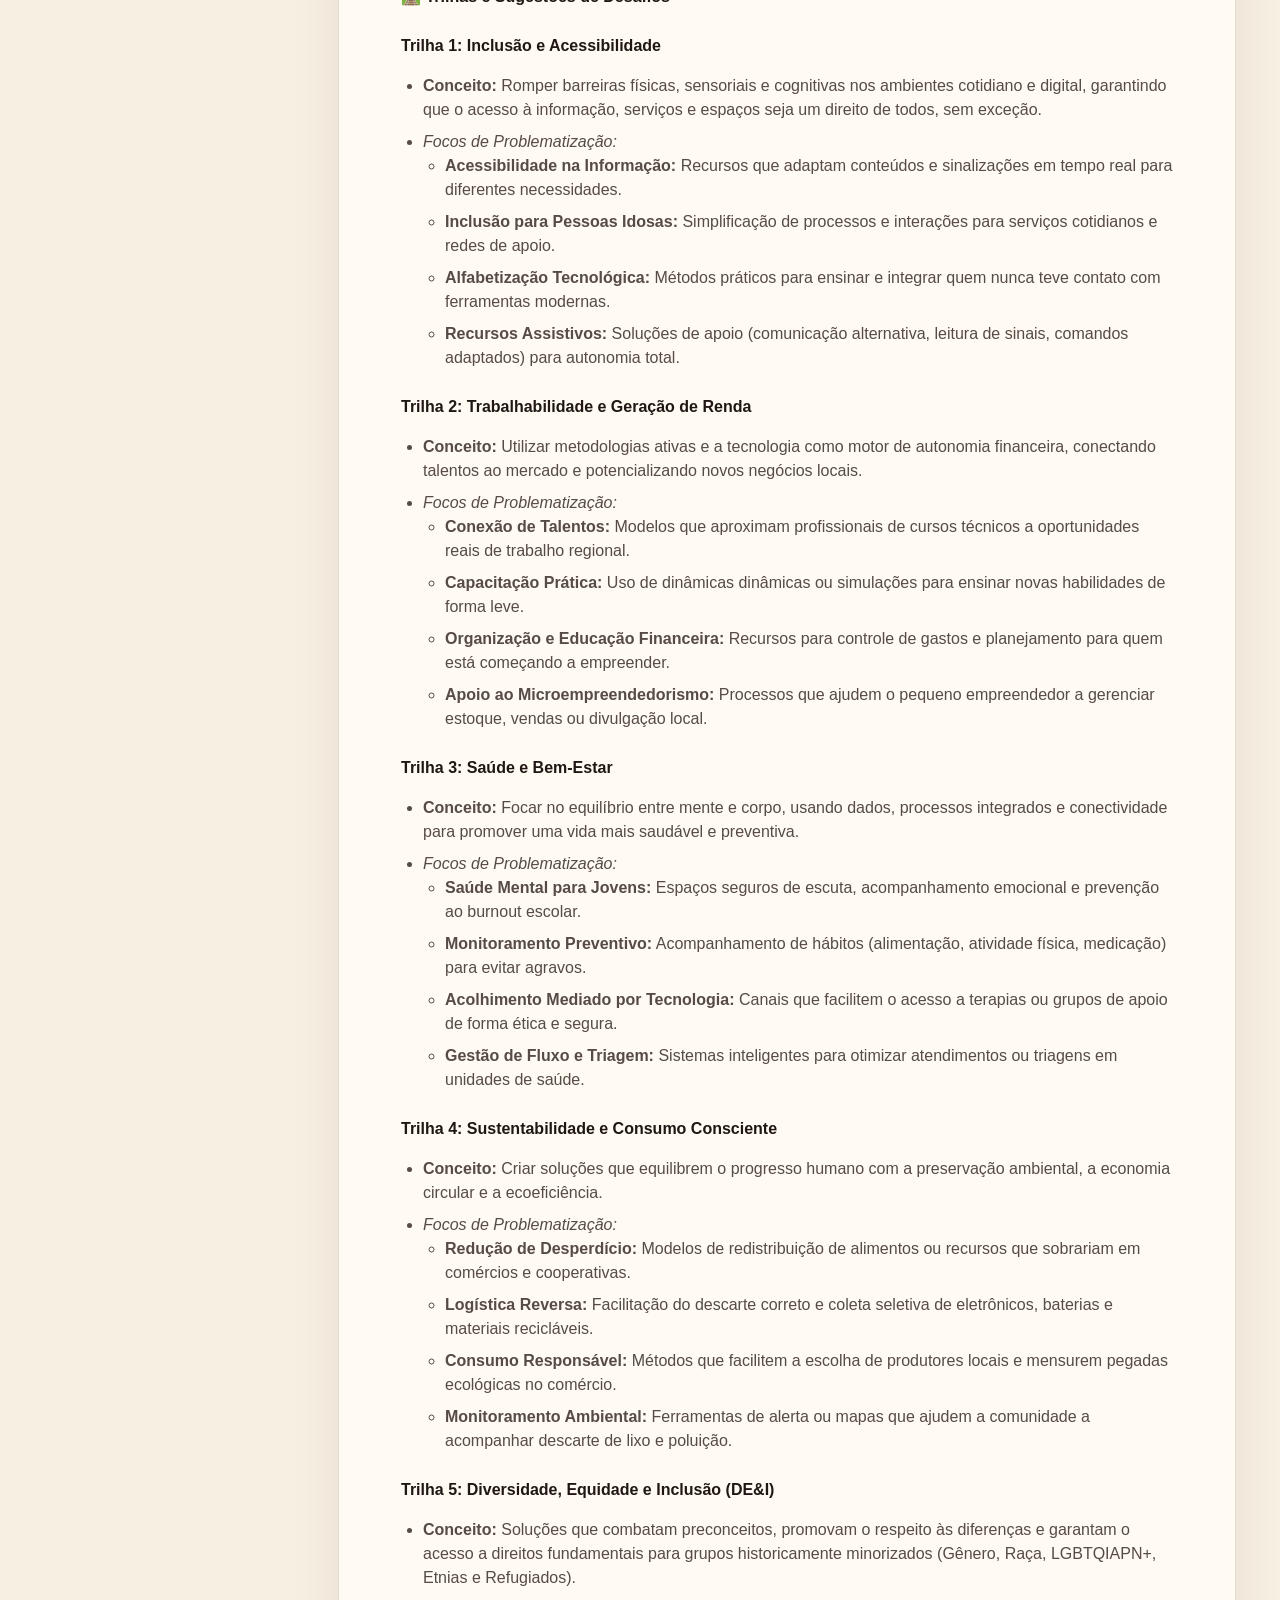
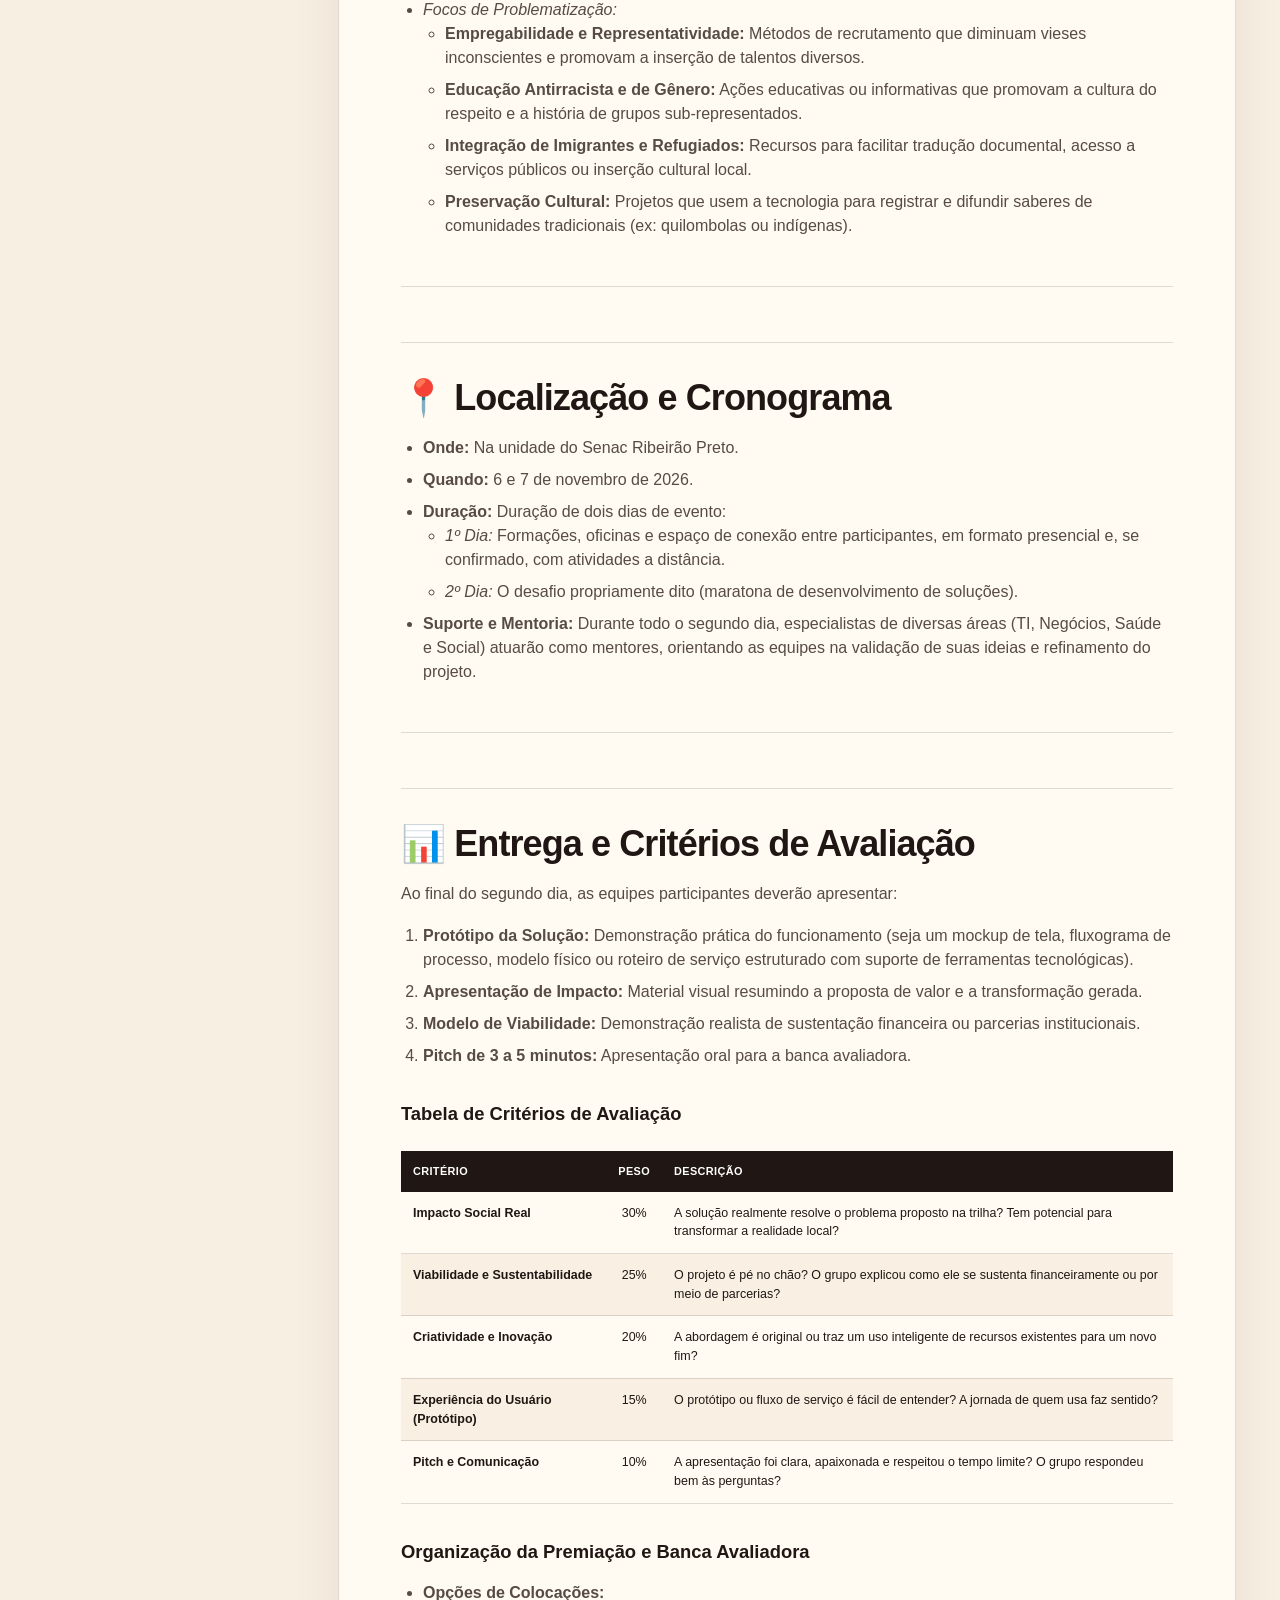
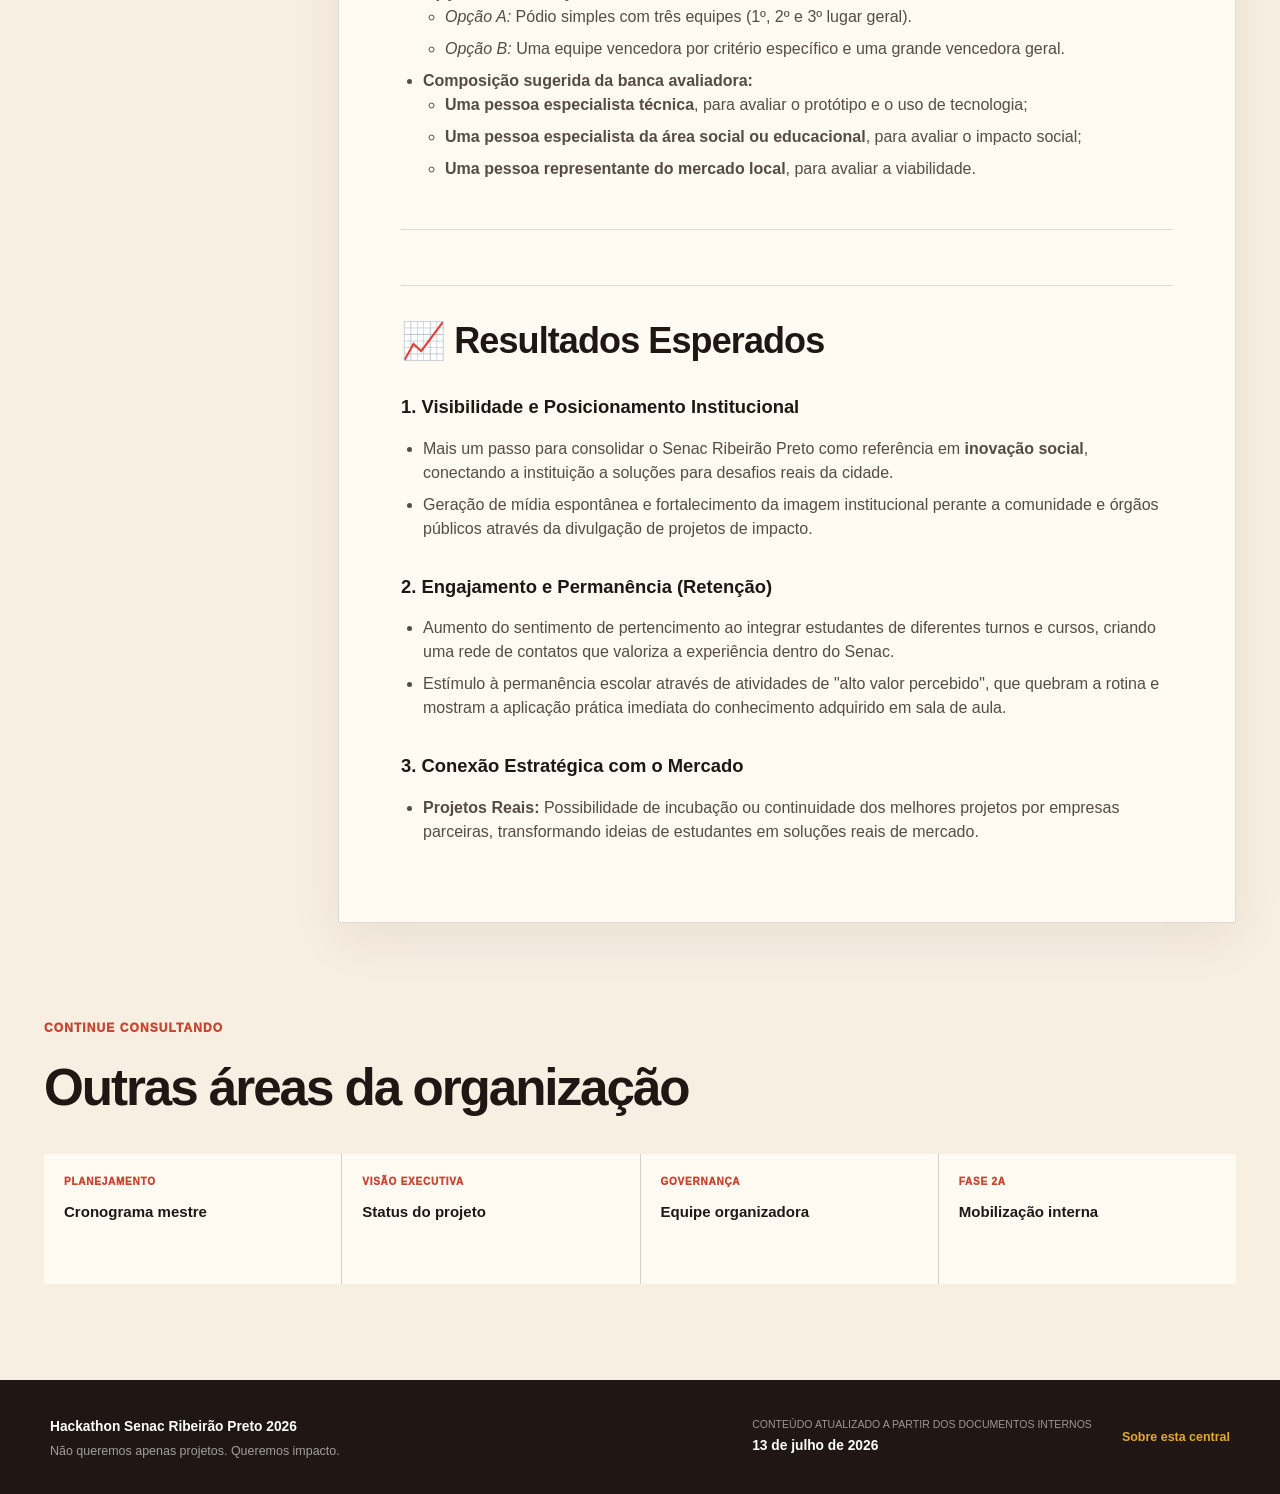
<file: projeto.html>
<!doctype html>
<html lang="pt-BR">
  <head>
    <meta charset="utf-8">
    <meta name="viewport" content="width=device-width, initial-scale=1">
    <meta name="description" content="Manifesto, estrutura, públicos, entregas, avaliação e resultados esperados.">
    <title>Projeto Hackathon 2026 | Hackathon Senac Ribeirão Preto 2026</title>
    <link rel="stylesheet" href="styles.css">
  </head>
  <body class="content-page">
    <a class="skip-link" href="#conteudo">Ir para o conteúdo</a>
    <header class="topbar">
      <a class="brand" href="index.html" aria-label="Ir para a visão geral">
        <span class="brand-mark" aria-hidden="true">H</span>
        <span><strong>Hackathon 2026</strong><small>Central da organização</small></span>
      </a>
      <nav class="nav" aria-label="Navegação principal">
          <a href="index.html">Visão geral</a>
          <a href="status.html">Status</a>
          <a href="cronograma.html">Cronograma</a>
          <a href="mobilizacao-interna.html">Mobilização</a>
          <a href="jornada-participante.html">Jornada</a>
          <a href="index.html#documentos" class="active" aria-current="page">Biblioteca</a>
      </nav>
      <a class="topbar-action" href="projeto.html">Projeto do evento</a>
      <details class="mobile-menu">
        <summary>Menu</summary>
        <nav class="mobile-menu-panel" aria-label="Navegação principal em telas menores">
            <a href="index.html">Visão geral</a>
            <a href="status.html">Status</a>
            <a href="equipe.html">Equipe organizadora</a>
            <a href="cronograma.html">Cronograma</a>
            <a href="mobilizacao-interna.html">Mobilização interna</a>
            <a href="jornada-participante.html">Jornada do participante</a>
            <a href="projeto.html" class="active" aria-current="page">Projeto</a>
            <a href="regulamento.html">Regulamento</a>
            <a href="trilhas.html">Trilhas</a>
            <a href="tarefas.html">Tarefas</a>
            <a href="tematica.html">Temática</a>
            <a href="fundamentos.html">Fundamentos</a>
            <a href="portal.html">Sobre esta central</a>
        </nav>
      </details>
    </header>
    <main id="conteudo" class="page-main">
      <header class="page-hero">
        <div>
          <p class="eyebrow">Proposta institucional</p>
          <h1>Projeto Hackathon 2026</h1>
          <p>Manifesto, estrutura, públicos, entregas, avaliação e resultados esperados.</p>
        </div>
        <dl>
          <div><dt>Evento</dt><dd>6 e 7 de novembro</dd></div>
          <div><dt>Atualização</dt><dd>13 de julho de 2026</dd></div>
        </dl>
      </header>
      <div class="page-layout">
        <aside class="page-toc" aria-label="Nesta página">
          <span>Nesta página</span>
          <nav><a href="#identidade-conceitual">🎯 Identidade Conceitual</a>
              <a href="#conceito-central-inicial" class="toc-subitem">Conceito Central Inicial</a>
              <a href="#estruturacao-preliminar-basica">⚙️ Estruturação Preliminar Básica</a>
              <a href="#quem-participa" class="toc-subitem">Quem participa?</a>
              <a href="#o-desafio" class="toc-subitem">O Desafio</a>
              <a href="#localizacao-e-cronograma">📍 Localização e Cronograma</a>
              <a href="#entrega-e-criterios-de-avaliacao">📊 Entrega e Critérios de Avaliação</a>
              <a href="#tabela-de-criterios-de-avaliacao" class="toc-subitem">Tabela de Critérios de Avaliação</a>
              <a href="#organizacao-da-premiacao-e-banca-avaliadora" class="toc-subitem">Organização da Premiação e Banca Avaliadora</a>
              <a href="#resultados-esperados">📈 Resultados Esperados</a>
              <a href="#visibilidade-e-posicionamento-institucional" class="toc-subitem">1. Visibilidade e Posicionamento Institucional</a>
              <a href="#engajamento-e-permanencia-retencao" class="toc-subitem">2. Engajamento e Permanência (Retenção)</a>
              <a href="#conexao-estrategica-com-o-mercado" class="toc-subitem">3. Conexão Estratégica com o Mercado</a></nav>
        </aside>
        <article class="rich-content">
          <h2 id="identidade-conceitual">🎯 Identidade Conceitual</h2>
<h3 id="conceito-central-inicial">Conceito Central Inicial</h3>
<p>Mais do que desenvolver código, queremos que nossos participantes desenvolvam <strong>impacto</strong>.</p>
<div class="markdown-alert markdown-alert-note">
<p class="markdown-alert-title"><svg viewBox="0 0 16 16" version="1.1" width="16" height="16" aria-hidden="true"><path d="M0 8a8 8 0 1 1 16 0A8 8 0 0 1 0 8Zm8-6.5a6.5 6.5 0 1 0 0 13 6.5 6.5 0 0 0 0-13ZM6.5 7.75A.75.75 0 0 1 7.25 7h1a.75.75 0 0 1 .75.75v2.75h.25a.75.75 0 0 1 0 1.5h-2a.75.75 0 0 1 0-1.5h.25v-2h-.25a.75.75 0 0 1-.75-.75ZM8 6a1 1 0 1 1 0-2 1 1 0 0 1 0 2Z"></path></svg>Note</p>
<p><strong>Manifesto:</strong>
O Hackathon Senac 2026 nasce com um propósito claro: unir talentos, criatividade e tecnologia para transformar realidades.</p>
<p>Por isso, propomos um desafio aberto a todos os cursos e estudantes da unidade. Queremos um evento plural, que acolha diferentes trajetórias, conhecimentos e formas de participar — parte essencial do jeito Senac de educar.</p>
<p>O desafio é criar uma solução de impacto que use a tecnologia como elemento central ou ferramenta de apoio e gere valor real para a comunidade. Assim, colocamos o &quot;aprender fazendo&quot; e as marcas formativas em prática. Mais do que gerar valor, queremos usar a tecnologia para apoiar transformações econômicas, políticas e sociais.</p>
<p>Aqui, cada <strong>solução</strong> pode gerar inclusão. Cada <strong>proposta</strong> pode ampliar oportunidades. Cada <strong>ideia</strong> pode mudar histórias.</p>
<p>Não queremos apenas projetos. Queremos <strong>impacto</strong>.</p>
</div>
<hr />
<h2 id="estruturacao-preliminar-basica">⚙️ Estruturação Preliminar Básica</h2>
<h3 id="quem-participa">Quem participa?</h3>
<p>Nesta edição, queremos receber estudantes de <strong>cursos técnicos</strong> do Senac Ribeirão Preto, em equipes de até seis pessoas. As equipes poderão reunir pessoas de diferentes cursos ou de uma mesma formação.</p>
<p>Há também a possibilidade de uma versão concomitante (<strong>Hackateen</strong>) do desafio voltada para o Ensino Médio Técnico (EMED) e cursos livres (como Idiomas).</p>
<h3 id="o-desafio">O Desafio</h3>
<p>O Desafio de 2026 se torna um pouco mais aberto, adotando uma estrutura em <strong>Trilhas</strong>. Os participantes selecionam uma das trilhas e focam em resolver dores reais de forma inovadora, propondo soluções de impacto que utilizam a tecnologia (seja no núcleo da ideia ou como ferramenta de suporte/viabilização):</p>
<h4 id="trilhas-e-sugestoes-de-desafios">🛤️ Trilhas e Sugestões de Desafios</h4>
<h5 id="trilha-1-inclusao-e-acessibilidade"><strong>Trilha 1: Inclusão e Acessibilidade</strong></h5>
<ul>
<li><strong>Conceito:</strong> Romper barreiras físicas, sensoriais e cognitivas nos ambientes cotidiano e digital, garantindo que o acesso à informação, serviços e espaços seja um direito de todos, sem exceção.</li>
<li><em>Focos de Problematização:</em>
<ul>
<li><strong>Acessibilidade na Informação:</strong> Recursos que adaptam conteúdos e sinalizações em tempo real para diferentes necessidades.</li>
<li><strong>Inclusão para Pessoas Idosas:</strong> Simplificação de processos e interações para serviços cotidianos e redes de apoio.</li>
<li><strong>Alfabetização Tecnológica:</strong> Métodos práticos para ensinar e integrar quem nunca teve contato com ferramentas modernas.</li>
<li><strong>Recursos Assistivos:</strong> Soluções de apoio (comunicação alternativa, leitura de sinais, comandos adaptados) para autonomia total.</li>
</ul>
</li>
</ul>
<h5 id="trilha-2-trabalhabilidade-e-geracao-de-renda"><strong>Trilha 2: Trabalhabilidade e Geração de Renda</strong></h5>
<ul>
<li><strong>Conceito:</strong> Utilizar metodologias ativas e a tecnologia como motor de autonomia financeira, conectando talentos ao mercado e potencializando novos negócios locais.</li>
<li><em>Focos de Problematização:</em>
<ul>
<li><strong>Conexão de Talentos:</strong> Modelos que aproximam profissionais de cursos técnicos a oportunidades reais de trabalho regional.</li>
<li><strong>Capacitação Prática:</strong> Uso de dinâmicas dinâmicas ou simulações para ensinar novas habilidades de forma leve.</li>
<li><strong>Organização e Educação Financeira:</strong> Recursos para controle de gastos e planejamento para quem está começando a empreender.</li>
<li><strong>Apoio ao Microempreendedorismo:</strong> Processos que ajudem o pequeno empreendedor a gerenciar estoque, vendas ou divulgação local.</li>
</ul>
</li>
</ul>
<h5 id="trilha-3-saude-e-bem-estar"><strong>Trilha 3: Saúde e Bem-Estar</strong></h5>
<ul>
<li><strong>Conceito:</strong> Focar no equilíbrio entre mente e corpo, usando dados, processos integrados e conectividade para promover uma vida mais saudável e preventiva.</li>
<li><em>Focos de Problematização:</em>
<ul>
<li><strong>Saúde Mental para Jovens:</strong> Espaços seguros de escuta, acompanhamento emocional e prevenção ao burnout escolar.</li>
<li><strong>Monitoramento Preventivo:</strong> Acompanhamento de hábitos (alimentação, atividade física, medicação) para evitar agravos.</li>
<li><strong>Acolhimento Mediado por Tecnologia:</strong> Canais que facilitem o acesso a terapias ou grupos de apoio de forma ética e segura.</li>
<li><strong>Gestão de Fluxo e Triagem:</strong> Sistemas inteligentes para otimizar atendimentos ou triagens em unidades de saúde.</li>
</ul>
</li>
</ul>
<h5 id="trilha-4-sustentabilidade-e-consumo-consciente"><strong>Trilha 4: Sustentabilidade e Consumo Consciente</strong></h5>
<ul>
<li><strong>Conceito:</strong> Criar soluções que equilibrem o progresso humano com a preservação ambiental, a economia circular e a ecoeficiência.</li>
<li><em>Focos de Problematização:</em>
<ul>
<li><strong>Redução de Desperdício:</strong> Modelos de redistribuição de alimentos ou recursos que sobrariam em comércios e cooperativas.</li>
<li><strong>Logística Reversa:</strong> Facilitação do descarte correto e coleta seletiva de eletrônicos, baterias e materiais recicláveis.</li>
<li><strong>Consumo Responsável:</strong> Métodos que facilitem a escolha de produtores locais e mensurem pegadas ecológicas no comércio.</li>
<li><strong>Monitoramento Ambiental:</strong> Ferramentas de alerta ou mapas que ajudem a comunidade a acompanhar descarte de lixo e poluição.</li>
</ul>
</li>
</ul>
<h5 id="trilha-5-diversidade-equidade-e-inclusao-dei"><strong>Trilha 5: Diversidade, Equidade e Inclusão (DE&amp;I)</strong></h5>
<ul>
<li><strong>Conceito:</strong> Soluções que combatam preconceitos, promovam o respeito às diferenças e garantam o acesso a direitos fundamentais para grupos historicamente minorizados (Gênero, Raça, LGBTQIAPN+, Etnias e Refugiados).</li>
<li><em>Focos de Problematização:</em>
<ul>
<li><strong>Empregabilidade e Representatividade:</strong> Métodos de recrutamento que diminuam vieses inconscientes e promovam a inserção de talentos diversos.</li>
<li><strong>Educação Antirracista e de Gênero:</strong> Ações educativas ou informativas que promovam a cultura do respeito e a história de grupos sub-representados.</li>
<li><strong>Integração de Imigrantes e Refugiados:</strong> Recursos para facilitar tradução documental, acesso a serviços públicos ou inserção cultural local.</li>
<li><strong>Preservação Cultural:</strong> Projetos que usem a tecnologia para registrar e difundir saberes de comunidades tradicionais (ex: quilombolas ou indígenas).</li>
</ul>
</li>
</ul>
<hr />
<h2 id="localizacao-e-cronograma">📍 Localização e Cronograma</h2>
<ul>
<li><strong>Onde:</strong> Na unidade do Senac Ribeirão Preto.</li>
<li><strong>Quando:</strong> 6 e 7 de novembro de 2026.</li>
<li><strong>Duração:</strong> Duração de dois dias de evento:
<ul>
<li><em>1º Dia:</em> Formações, oficinas e espaço de conexão entre participantes, em formato presencial e, se confirmado, com atividades a distância.</li>
<li><em>2º Dia:</em> O desafio propriamente dito (maratona de desenvolvimento de soluções).</li>
</ul>
</li>
<li><strong>Suporte e Mentoria:</strong> Durante todo o segundo dia, especialistas de diversas áreas (TI, Negócios, Saúde e Social) atuarão como mentores, orientando as equipes na validação de suas ideias e refinamento do projeto.</li>
</ul>
<hr />
<h2 id="entrega-e-criterios-de-avaliacao">📊 Entrega e Critérios de Avaliação</h2>
<p>Ao final do segundo dia, as equipes participantes deverão apresentar:</p>
<ol>
<li><strong>Protótipo da Solução:</strong> Demonstração prática do funcionamento (seja um mockup de tela, fluxograma de processo, modelo físico ou roteiro de serviço estruturado com suporte de ferramentas tecnológicas).</li>
<li><strong>Apresentação de Impacto:</strong> Material visual resumindo a proposta de valor e a transformação gerada.</li>
<li><strong>Modelo de Viabilidade:</strong> Demonstração realista de sustentação financeira ou parcerias institucionais.</li>
<li><strong>Pitch de 3 a 5 minutos:</strong> Apresentação oral para a banca avaliadora.</li>
</ol>
<h3 id="tabela-de-criterios-de-avaliacao">Tabela de Critérios de Avaliação</h3>
<div class="table-scroll"><table>
<thead>
<tr>
<th style="text-align: left;">Critério</th>
<th style="text-align: center;">Peso</th>
<th style="text-align: left;">Descrição</th>
</tr>
</thead>
<tbody>
<tr>
<td style="text-align: left;"><strong>Impacto Social Real</strong></td>
<td style="text-align: center;">30%</td>
<td style="text-align: left;">A solução realmente resolve o problema proposto na trilha? Tem potencial para transformar a realidade local?</td>
</tr>
<tr>
<td style="text-align: left;"><strong>Viabilidade e Sustentabilidade</strong></td>
<td style="text-align: center;">25%</td>
<td style="text-align: left;">O projeto é pé no chão? O grupo explicou como ele se sustenta financeiramente ou por meio de parcerias?</td>
</tr>
<tr>
<td style="text-align: left;"><strong>Criatividade e Inovação</strong></td>
<td style="text-align: center;">20%</td>
<td style="text-align: left;">A abordagem é original ou traz um uso inteligente de recursos existentes para um novo fim?</td>
</tr>
<tr>
<td style="text-align: left;"><strong>Experiência do Usuário (Protótipo)</strong></td>
<td style="text-align: center;">15%</td>
<td style="text-align: left;">O protótipo ou fluxo de serviço é fácil de entender? A jornada de quem usa faz sentido?</td>
</tr>
<tr>
<td style="text-align: left;"><strong>Pitch e Comunicação</strong></td>
<td style="text-align: center;">10%</td>
<td style="text-align: left;">A apresentação foi clara, apaixonada e respeitou o tempo limite? O grupo respondeu bem às perguntas?</td>
</tr>
</tbody>
</table></div>
<h3 id="organizacao-da-premiacao-e-banca-avaliadora">Organização da Premiação e Banca Avaliadora</h3>
<ul>
<li><strong>Opções de Colocações:</strong>
<ul>
<li><em>Opção A:</em> Pódio simples com três equipes (1º, 2º e 3º lugar geral).</li>
<li><em>Opção B:</em> Uma equipe vencedora por critério específico e uma grande vencedora geral.</li>
</ul>
</li>
<li><strong>Composição sugerida da banca avaliadora:</strong>
<ul>
<li><strong>Uma pessoa especialista técnica</strong>, para avaliar o protótipo e o uso de tecnologia;</li>
<li><strong>Uma pessoa especialista da área social ou educacional</strong>, para avaliar o impacto social;</li>
<li><strong>Uma pessoa representante do mercado local</strong>, para avaliar a viabilidade.</li>
</ul>
</li>
</ul>
<hr />
<h2 id="resultados-esperados">📈 Resultados Esperados</h2>
<h3 id="visibilidade-e-posicionamento-institucional">1. Visibilidade e Posicionamento Institucional</h3>
<ul>
<li>Mais um passo para consolidar o Senac Ribeirão Preto como referência em <strong>inovação social</strong>, conectando a instituição a soluções para desafios reais da cidade.</li>
<li>Geração de mídia espontânea e fortalecimento da imagem institucional perante a comunidade e órgãos públicos através da divulgação de projetos de impacto.</li>
</ul>
<h3 id="engajamento-e-permanencia-retencao">2. Engajamento e Permanência (Retenção)</h3>
<ul>
<li>Aumento do sentimento de pertencimento ao integrar estudantes de diferentes turnos e cursos, criando uma rede de contatos que valoriza a experiência dentro do Senac.</li>
<li>Estímulo à permanência escolar através de atividades de &quot;alto valor percebido&quot;, que quebram a rotina e mostram a aplicação prática imediata do conhecimento adquirido em sala de aula.</li>
</ul>
<h3 id="conexao-estrategica-com-o-mercado">3. Conexão Estratégica com o Mercado</h3>
<ul>
<li><strong>Projetos Reais:</strong> Possibilidade de incubação ou continuidade dos melhores projetos por empresas parceiras, transformando ideias de estudantes em soluções reais de mercado.</li>
</ul>

        </article>
      </div>
      <section class="related-pages" aria-labelledby="related-title">
        <p class="eyebrow">Continue consultando</p>
        <h2 id="related-title">Outras áreas da organização</h2>
        <div><a href="cronograma.html"><span>Planejamento</span><strong>Cronograma mestre</strong></a>
          <a href="status.html"><span>Visão executiva</span><strong>Status do projeto</strong></a>
          <a href="equipe.html"><span>Governança</span><strong>Equipe organizadora</strong></a>
          <a href="mobilizacao-interna.html"><span>Fase 2A</span><strong>Mobilização interna</strong></a></div>
      </section>
    </main>
    <footer>
      <div><strong>Hackathon Senac Ribeirão Preto 2026</strong><p>Não queremos apenas projetos. Queremos impacto.</p></div>
      <div><span>Conteúdo atualizado a partir dos documentos internos</span><strong>13 de julho de 2026</strong></div>
      <a href="portal.html">Sobre esta central</a>
    </footer>
  </body>
</html>
</file>
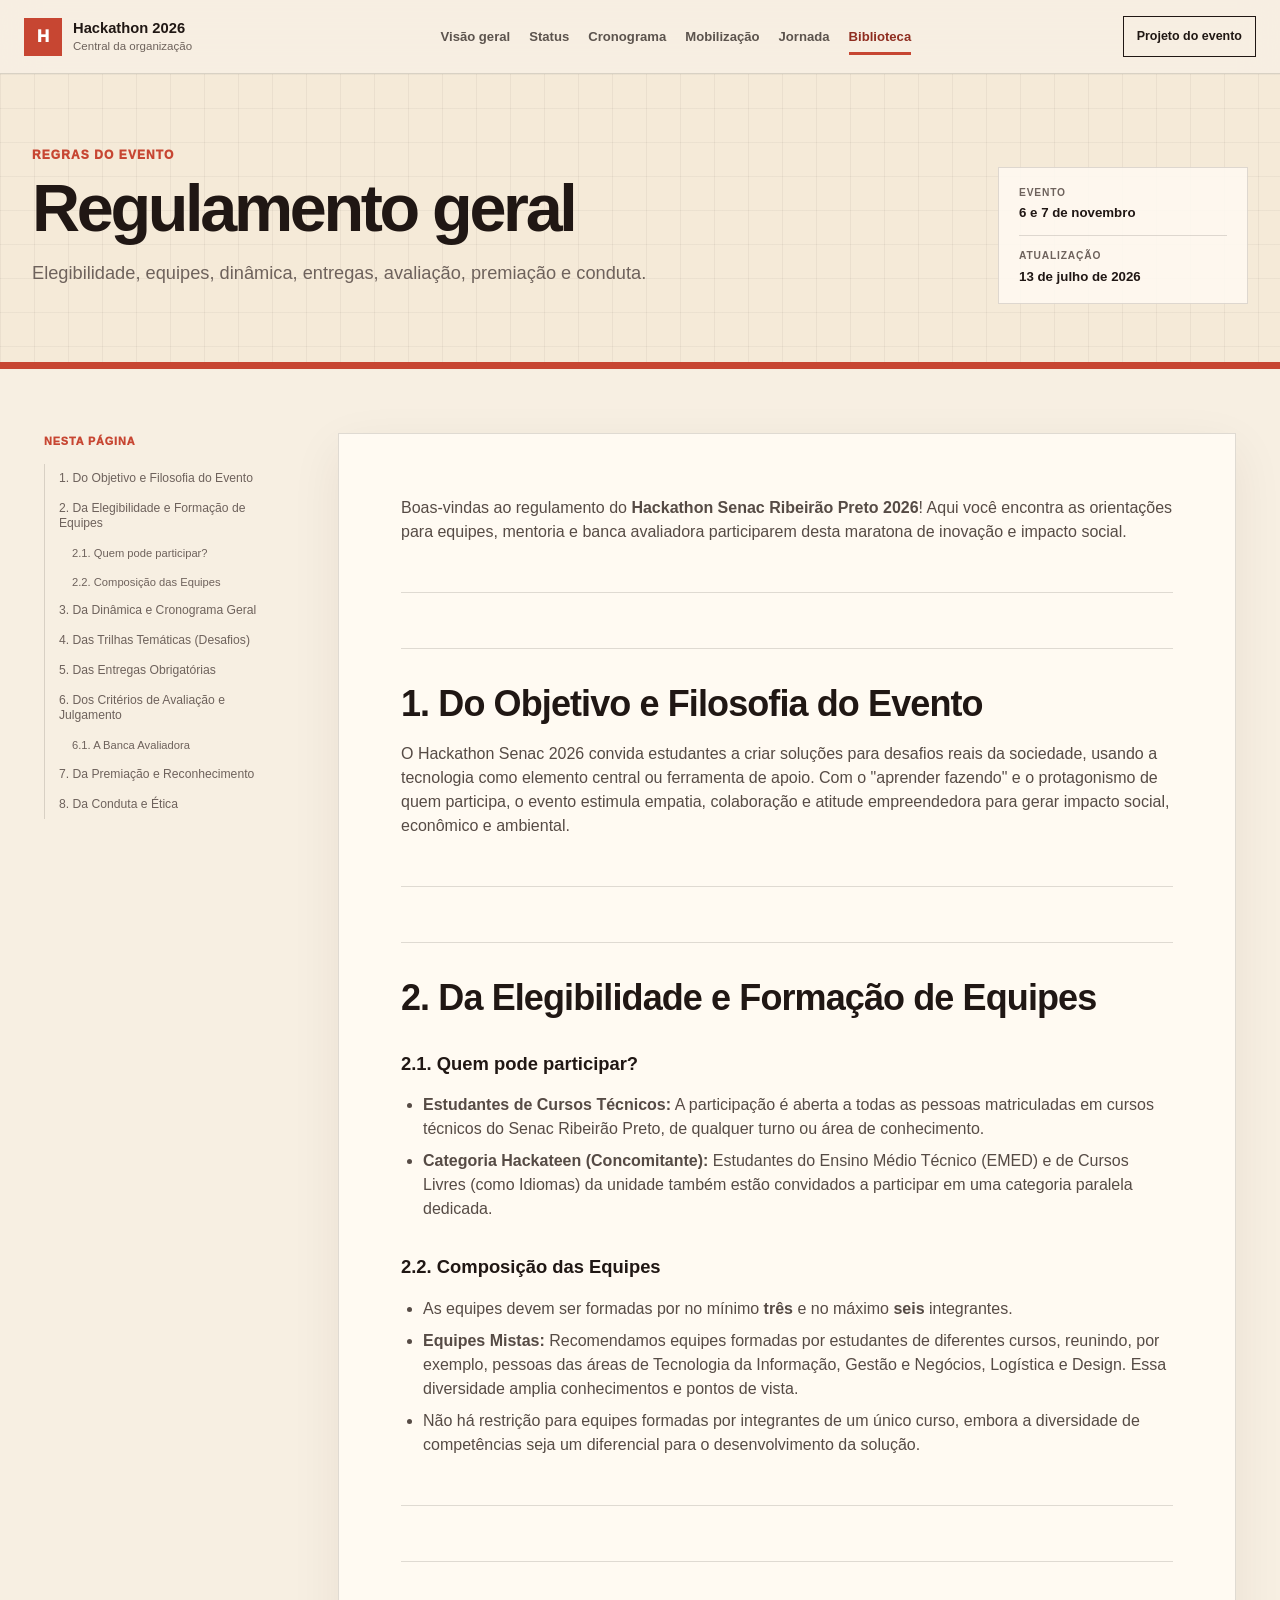
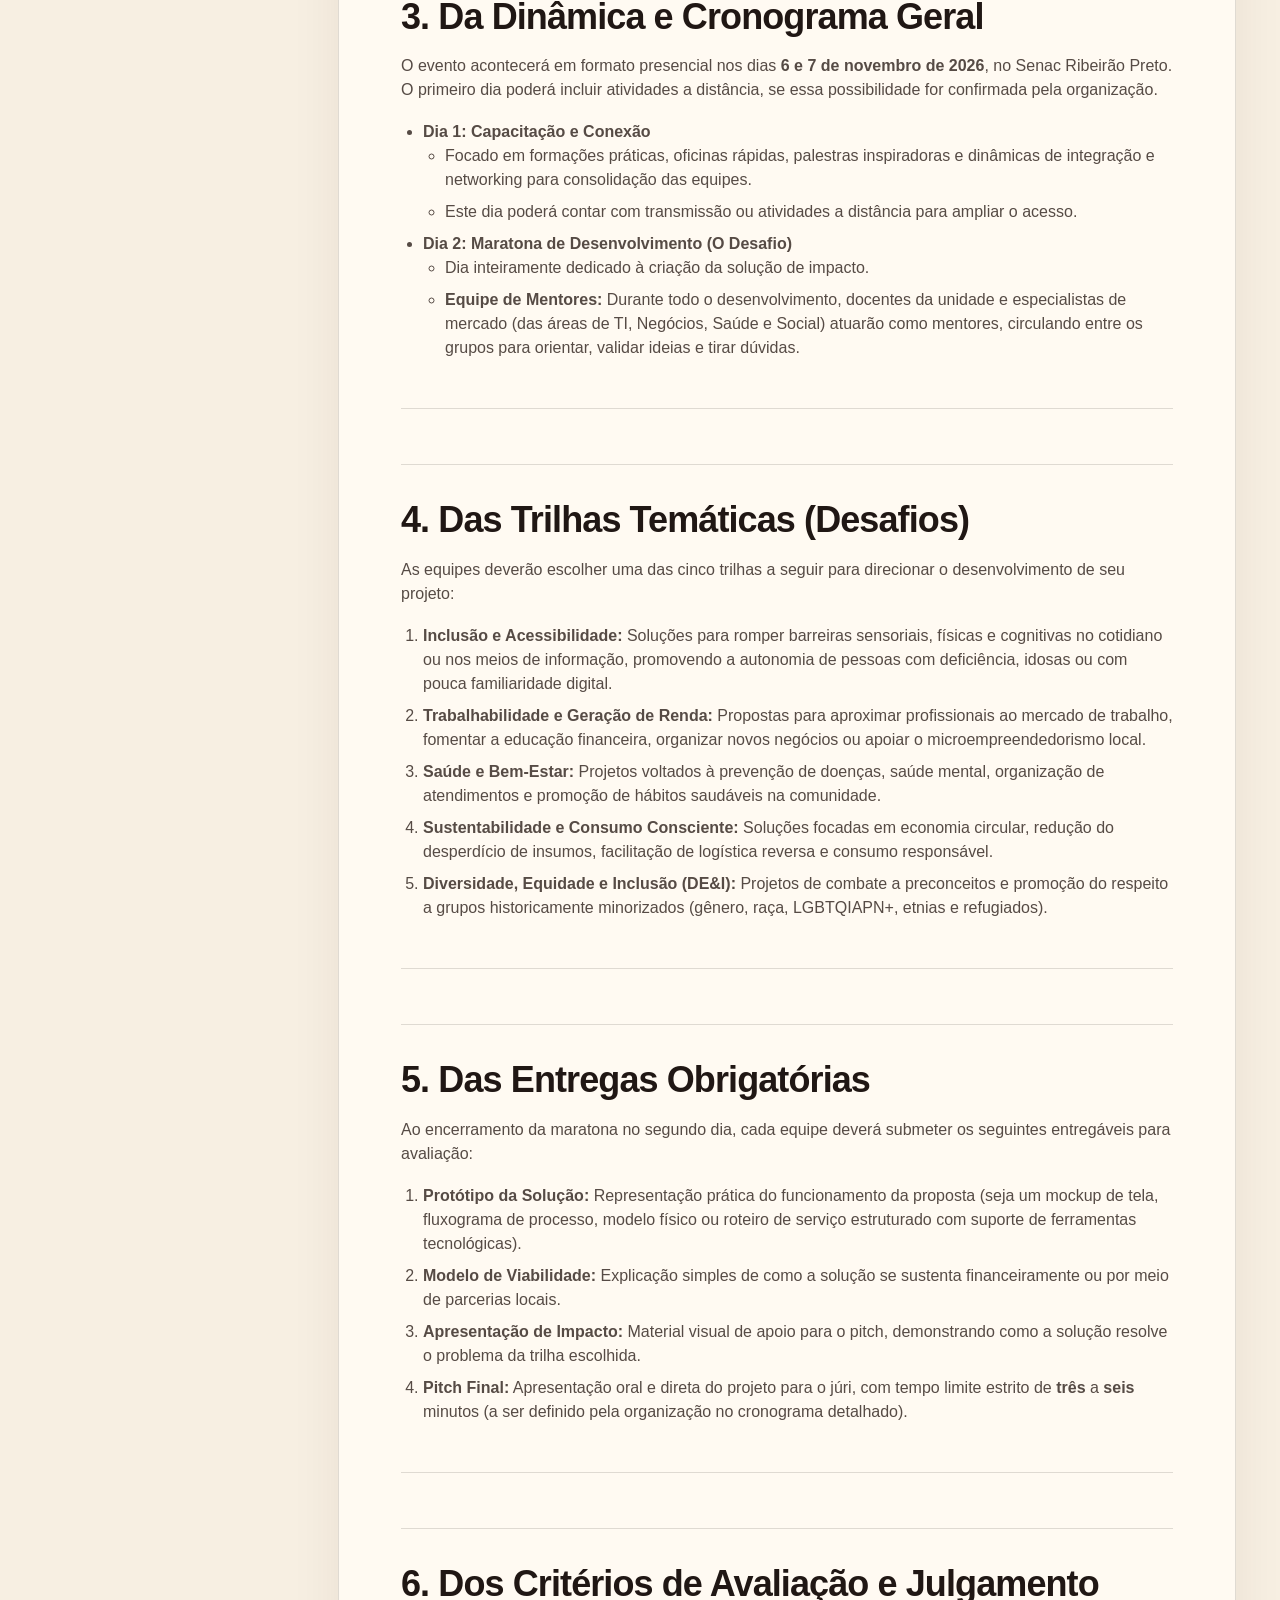
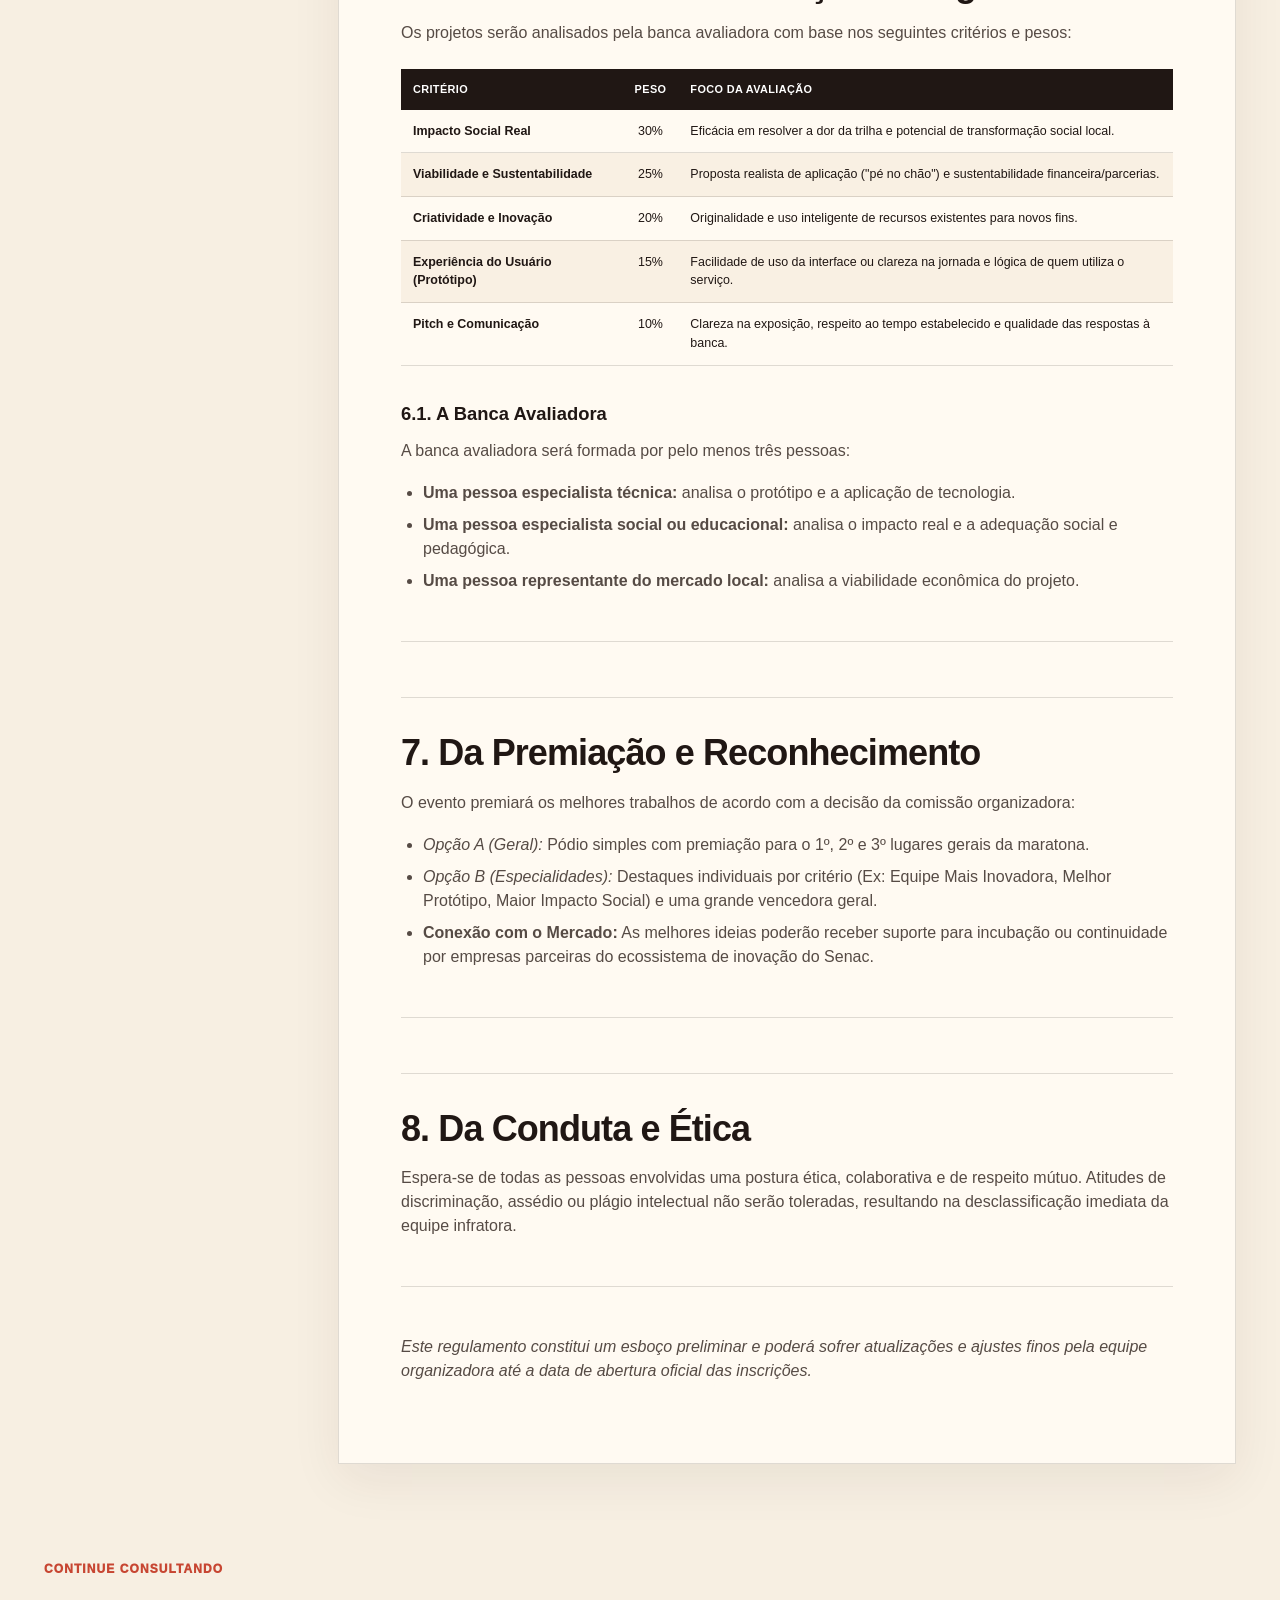
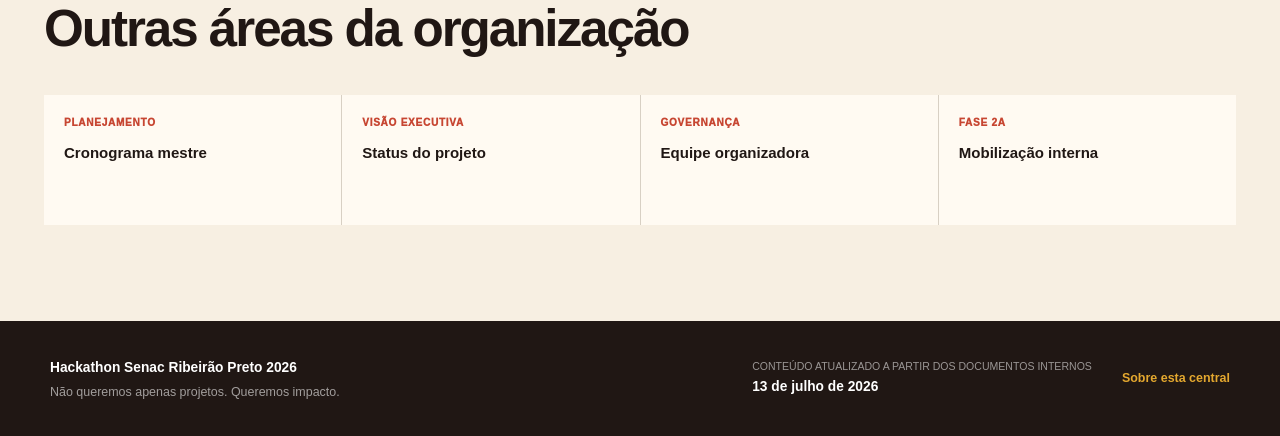
<file: regulamento.html>
<!doctype html>
<html lang="pt-BR">
  <head>
    <meta charset="utf-8">
    <meta name="viewport" content="width=device-width, initial-scale=1">
    <meta name="description" content="Elegibilidade, equipes, dinâmica, entregas, avaliação, premiação e conduta.">
    <title>Regulamento geral | Hackathon Senac Ribeirão Preto 2026</title>
    <link rel="stylesheet" href="styles.css">
  </head>
  <body class="content-page">
    <a class="skip-link" href="#conteudo">Ir para o conteúdo</a>
    <header class="topbar">
      <a class="brand" href="index.html" aria-label="Ir para a visão geral">
        <span class="brand-mark" aria-hidden="true">H</span>
        <span><strong>Hackathon 2026</strong><small>Central da organização</small></span>
      </a>
      <nav class="nav" aria-label="Navegação principal">
          <a href="index.html">Visão geral</a>
          <a href="status.html">Status</a>
          <a href="cronograma.html">Cronograma</a>
          <a href="mobilizacao-interna.html">Mobilização</a>
          <a href="jornada-participante.html">Jornada</a>
          <a href="index.html#documentos" class="active" aria-current="page">Biblioteca</a>
      </nav>
      <a class="topbar-action" href="projeto.html">Projeto do evento</a>
      <details class="mobile-menu">
        <summary>Menu</summary>
        <nav class="mobile-menu-panel" aria-label="Navegação principal em telas menores">
            <a href="index.html">Visão geral</a>
            <a href="status.html">Status</a>
            <a href="equipe.html">Equipe organizadora</a>
            <a href="cronograma.html">Cronograma</a>
            <a href="mobilizacao-interna.html">Mobilização interna</a>
            <a href="jornada-participante.html">Jornada do participante</a>
            <a href="projeto.html">Projeto</a>
            <a href="regulamento.html" class="active" aria-current="page">Regulamento</a>
            <a href="trilhas.html">Trilhas</a>
            <a href="tarefas.html">Tarefas</a>
            <a href="tematica.html">Temática</a>
            <a href="fundamentos.html">Fundamentos</a>
            <a href="portal.html">Sobre esta central</a>
        </nav>
      </details>
    </header>
    <main id="conteudo" class="page-main">
      <header class="page-hero">
        <div>
          <p class="eyebrow">Regras do evento</p>
          <h1>Regulamento geral</h1>
          <p>Elegibilidade, equipes, dinâmica, entregas, avaliação, premiação e conduta.</p>
        </div>
        <dl>
          <div><dt>Evento</dt><dd>6 e 7 de novembro</dd></div>
          <div><dt>Atualização</dt><dd>13 de julho de 2026</dd></div>
        </dl>
      </header>
      <div class="page-layout">
        <aside class="page-toc" aria-label="Nesta página">
          <span>Nesta página</span>
          <nav><a href="#do-objetivo-e-filosofia-do-evento">1. Do Objetivo e Filosofia do Evento</a>
              <a href="#da-elegibilidade-e-formacao-de-equipes">2. Da Elegibilidade e Formação de Equipes</a>
              <a href="#quem-pode-participar" class="toc-subitem">2.1. Quem pode participar?</a>
              <a href="#composicao-das-equipes" class="toc-subitem">2.2. Composição das Equipes</a>
              <a href="#da-dinamica-e-cronograma-geral">3. Da Dinâmica e Cronograma Geral</a>
              <a href="#das-trilhas-tematicas-desafios">4. Das Trilhas Temáticas (Desafios)</a>
              <a href="#das-entregas-obrigatorias">5. Das Entregas Obrigatórias</a>
              <a href="#dos-criterios-de-avaliacao-e-julgamento">6. Dos Critérios de Avaliação e Julgamento</a>
              <a href="#a-banca-avaliadora" class="toc-subitem">6.1. A Banca Avaliadora</a>
              <a href="#da-premiacao-e-reconhecimento">7. Da Premiação e Reconhecimento</a>
              <a href="#da-conduta-e-etica">8. Da Conduta e Ética</a></nav>
        </aside>
        <article class="rich-content">
          <p>Boas-vindas ao regulamento do <strong>Hackathon Senac Ribeirão Preto 2026</strong>! Aqui você encontra as orientações para equipes, mentoria e banca avaliadora participarem desta maratona de inovação e impacto social.</p>
<hr />
<h2 id="do-objetivo-e-filosofia-do-evento">1. Do Objetivo e Filosofia do Evento</h2>
<p>O Hackathon Senac 2026 convida estudantes a criar soluções para desafios reais da sociedade, usando a tecnologia como elemento central ou ferramenta de apoio. Com o &quot;aprender fazendo&quot; e o protagonismo de quem participa, o evento estimula empatia, colaboração e atitude empreendedora para gerar impacto social, econômico e ambiental.</p>
<hr />
<h2 id="da-elegibilidade-e-formacao-de-equipes">2. Da Elegibilidade e Formação de Equipes</h2>
<h3 id="quem-pode-participar">2.1. Quem pode participar?</h3>
<ul>
<li><strong>Estudantes de Cursos Técnicos:</strong> A participação é aberta a todas as pessoas matriculadas em cursos técnicos do Senac Ribeirão Preto, de qualquer turno ou área de conhecimento.</li>
<li><strong>Categoria Hackateen (Concomitante):</strong> Estudantes do Ensino Médio Técnico (EMED) e de Cursos Livres (como Idiomas) da unidade também estão convidados a participar em uma categoria paralela dedicada.</li>
</ul>
<h3 id="composicao-das-equipes">2.2. Composição das Equipes</h3>
<ul>
<li>As equipes devem ser formadas por no mínimo <strong>três</strong> e no máximo <strong>seis</strong> integrantes.</li>
<li><strong>Equipes Mistas:</strong> Recomendamos equipes formadas por estudantes de diferentes cursos, reunindo, por exemplo, pessoas das áreas de Tecnologia da Informação, Gestão e Negócios, Logística e Design. Essa diversidade amplia conhecimentos e pontos de vista.</li>
<li>Não há restrição para equipes formadas por integrantes de um único curso, embora a diversidade de competências seja um diferencial para o desenvolvimento da solução.</li>
</ul>
<hr />
<h2 id="da-dinamica-e-cronograma-geral">3. Da Dinâmica e Cronograma Geral</h2>
<p>O evento acontecerá em formato presencial nos dias <strong>6 e 7 de novembro de 2026</strong>, no Senac Ribeirão Preto. O primeiro dia poderá incluir atividades a distância, se essa possibilidade for confirmada pela organização.</p>
<ul>
<li><strong>Dia 1: Capacitação e Conexão</strong>
<ul>
<li>Focado em formações práticas, oficinas rápidas, palestras inspiradoras e dinâmicas de integração e networking para consolidação das equipes.</li>
<li>Este dia poderá contar com transmissão ou atividades a distância para ampliar o acesso.</li>
</ul>
</li>
<li><strong>Dia 2: Maratona de Desenvolvimento (O Desafio)</strong>
<ul>
<li>Dia inteiramente dedicado à criação da solução de impacto.</li>
<li><strong>Equipe de Mentores:</strong> Durante todo o desenvolvimento, docentes da unidade e especialistas de mercado (das áreas de TI, Negócios, Saúde e Social) atuarão como mentores, circulando entre os grupos para orientar, validar ideias e tirar dúvidas.</li>
</ul>
</li>
</ul>
<hr />
<h2 id="das-trilhas-tematicas-desafios">4. Das Trilhas Temáticas (Desafios)</h2>
<p>As equipes deverão escolher uma das cinco trilhas a seguir para direcionar o desenvolvimento de seu projeto:</p>
<ol>
<li><strong>Inclusão e Acessibilidade:</strong> Soluções para romper barreiras sensoriais, físicas e cognitivas no cotidiano ou nos meios de informação, promovendo a autonomia de pessoas com deficiência, idosas ou com pouca familiaridade digital.</li>
<li><strong>Trabalhabilidade e Geração de Renda:</strong> Propostas para aproximar profissionais ao mercado de trabalho, fomentar a educação financeira, organizar novos negócios ou apoiar o microempreendedorismo local.</li>
<li><strong>Saúde e Bem-Estar:</strong> Projetos voltados à prevenção de doenças, saúde mental, organização de atendimentos e promoção de hábitos saudáveis na comunidade.</li>
<li><strong>Sustentabilidade e Consumo Consciente:</strong> Soluções focadas em economia circular, redução do desperdício de insumos, facilitação de logística reversa e consumo responsável.</li>
<li><strong>Diversidade, Equidade e Inclusão (DE&amp;I):</strong> Projetos de combate a preconceitos e promoção do respeito a grupos historicamente minorizados (gênero, raça, LGBTQIAPN+, etnias e refugiados).</li>
</ol>
<hr />
<h2 id="das-entregas-obrigatorias">5. Das Entregas Obrigatórias</h2>
<p>Ao encerramento da maratona no segundo dia, cada equipe deverá submeter os seguintes entregáveis para avaliação:</p>
<ol>
<li><strong>Protótipo da Solução:</strong> Representação prática do funcionamento da proposta (seja um mockup de tela, fluxograma de processo, modelo físico ou roteiro de serviço estruturado com suporte de ferramentas tecnológicas).</li>
<li><strong>Modelo de Viabilidade:</strong> Explicação simples de como a solução se sustenta financeiramente ou por meio de parcerias locais.</li>
<li><strong>Apresentação de Impacto:</strong> Material visual de apoio para o pitch, demonstrando como a solução resolve o problema da trilha escolhida.</li>
<li><strong>Pitch Final:</strong> Apresentação oral e direta do projeto para o júri, com tempo limite estrito de <strong>três</strong> a <strong>seis</strong> minutos (a ser definido pela organização no cronograma detalhado).</li>
</ol>
<hr />
<h2 id="dos-criterios-de-avaliacao-e-julgamento">6. Dos Critérios de Avaliação e Julgamento</h2>
<p>Os projetos serão analisados pela banca avaliadora com base nos seguintes critérios e pesos:</p>
<div class="table-scroll"><table>
<thead>
<tr>
<th style="text-align: left;">Critério</th>
<th style="text-align: center;">Peso</th>
<th style="text-align: left;">Foco da Avaliação</th>
</tr>
</thead>
<tbody>
<tr>
<td style="text-align: left;"><strong>Impacto Social Real</strong></td>
<td style="text-align: center;">30%</td>
<td style="text-align: left;">Eficácia em resolver a dor da trilha e potencial de transformação social local.</td>
</tr>
<tr>
<td style="text-align: left;"><strong>Viabilidade e Sustentabilidade</strong></td>
<td style="text-align: center;">25%</td>
<td style="text-align: left;">Proposta realista de aplicação (&quot;pé no chão&quot;) e sustentabilidade financeira/parcerias.</td>
</tr>
<tr>
<td style="text-align: left;"><strong>Criatividade e Inovação</strong></td>
<td style="text-align: center;">20%</td>
<td style="text-align: left;">Originalidade e uso inteligente de recursos existentes para novos fins.</td>
</tr>
<tr>
<td style="text-align: left;"><strong>Experiência do Usuário (Protótipo)</strong></td>
<td style="text-align: center;">15%</td>
<td style="text-align: left;">Facilidade de uso da interface ou clareza na jornada e lógica de quem utiliza o serviço.</td>
</tr>
<tr>
<td style="text-align: left;"><strong>Pitch e Comunicação</strong></td>
<td style="text-align: center;">10%</td>
<td style="text-align: left;">Clareza na exposição, respeito ao tempo estabelecido e qualidade das respostas à banca.</td>
</tr>
</tbody>
</table></div>
<h3 id="a-banca-avaliadora">6.1. A Banca Avaliadora</h3>
<p>A banca avaliadora será formada por pelo menos três pessoas:</p>
<ul>
<li><strong>Uma pessoa especialista técnica:</strong> analisa o protótipo e a aplicação de tecnologia.</li>
<li><strong>Uma pessoa especialista social ou educacional:</strong> analisa o impacto real e a adequação social e pedagógica.</li>
<li><strong>Uma pessoa representante do mercado local:</strong> analisa a viabilidade econômica do projeto.</li>
</ul>
<hr />
<h2 id="da-premiacao-e-reconhecimento">7. Da Premiação e Reconhecimento</h2>
<p>O evento premiará os melhores trabalhos de acordo com a decisão da comissão organizadora:</p>
<ul>
<li><em>Opção A (Geral):</em> Pódio simples com premiação para o 1º, 2º e 3º lugares gerais da maratona.</li>
<li><em>Opção B (Especialidades):</em> Destaques individuais por critério (Ex: Equipe Mais Inovadora, Melhor Protótipo, Maior Impacto Social) e uma grande vencedora geral.</li>
<li><strong>Conexão com o Mercado:</strong> As melhores ideias poderão receber suporte para incubação ou continuidade por empresas parceiras do ecossistema de inovação do Senac.</li>
</ul>
<hr />
<h2 id="da-conduta-e-etica">8. Da Conduta e Ética</h2>
<p>Espera-se de todas as pessoas envolvidas uma postura ética, colaborativa e de respeito mútuo. Atitudes de discriminação, assédio ou plágio intelectual não serão toleradas, resultando na desclassificação imediata da equipe infratora.</p>
<hr />
<p><em>Este regulamento constitui um esboço preliminar e poderá sofrer atualizações e ajustes finos pela equipe organizadora até a data de abertura oficial das inscrições.</em></p>

        </article>
      </div>
      <section class="related-pages" aria-labelledby="related-title">
        <p class="eyebrow">Continue consultando</p>
        <h2 id="related-title">Outras áreas da organização</h2>
        <div><a href="cronograma.html"><span>Planejamento</span><strong>Cronograma mestre</strong></a>
          <a href="status.html"><span>Visão executiva</span><strong>Status do projeto</strong></a>
          <a href="equipe.html"><span>Governança</span><strong>Equipe organizadora</strong></a>
          <a href="mobilizacao-interna.html"><span>Fase 2A</span><strong>Mobilização interna</strong></a></div>
      </section>
    </main>
    <footer>
      <div><strong>Hackathon Senac Ribeirão Preto 2026</strong><p>Não queremos apenas projetos. Queremos impacto.</p></div>
      <div><span>Conteúdo atualizado a partir dos documentos internos</span><strong>13 de julho de 2026</strong></div>
      <a href="portal.html">Sobre esta central</a>
    </footer>
  </body>
</html>
</file>
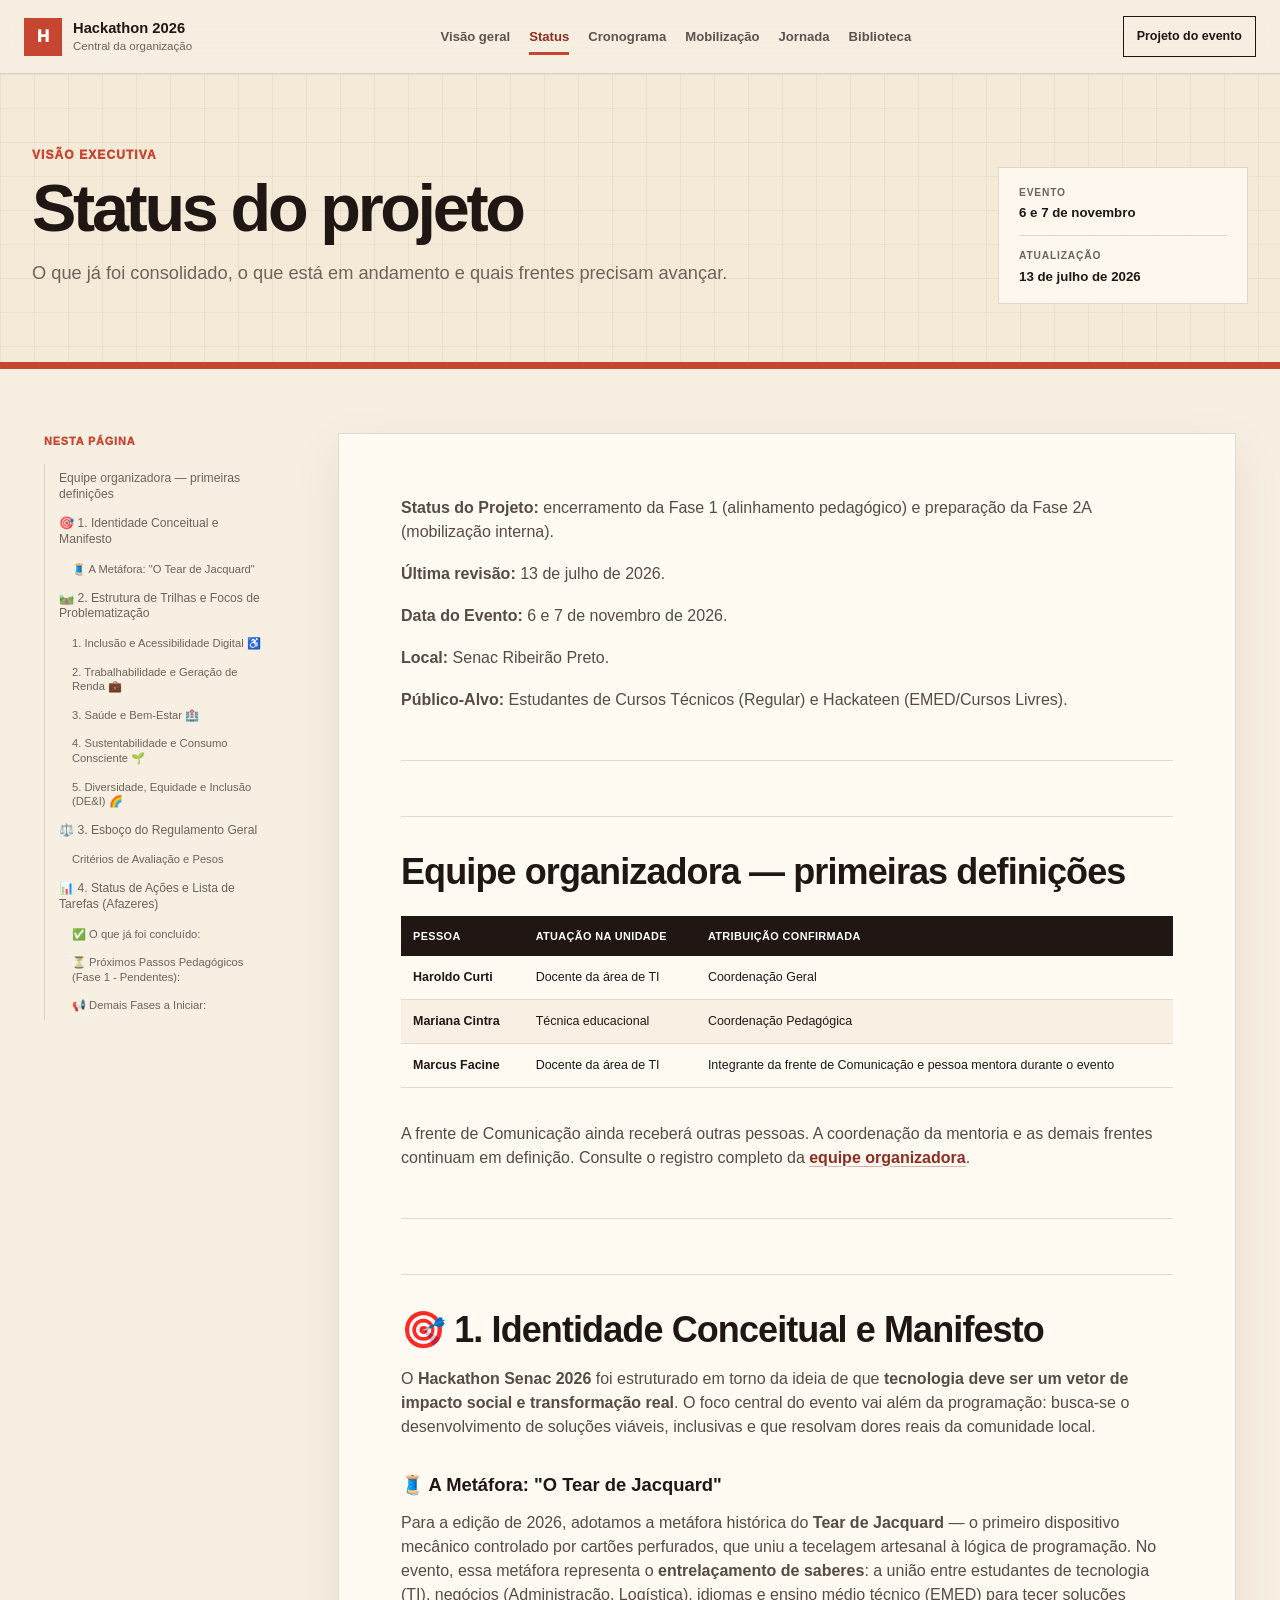
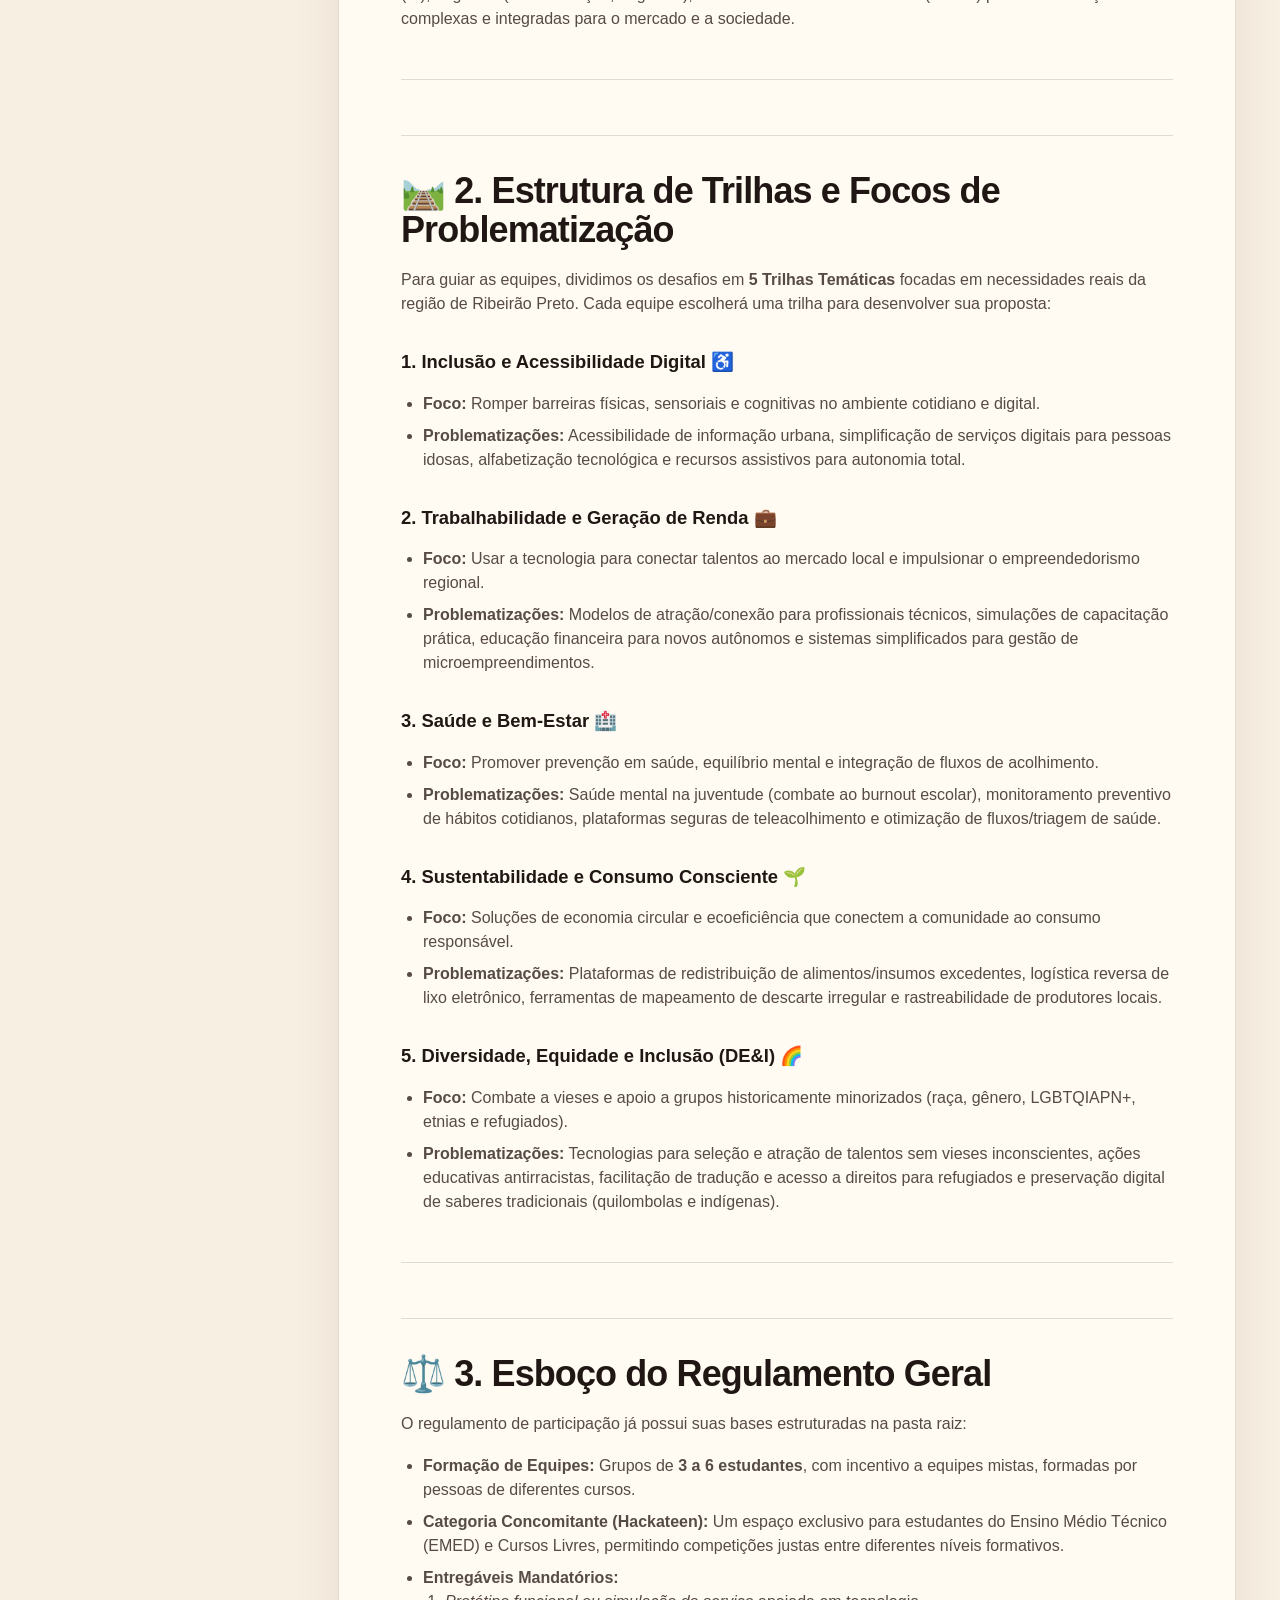
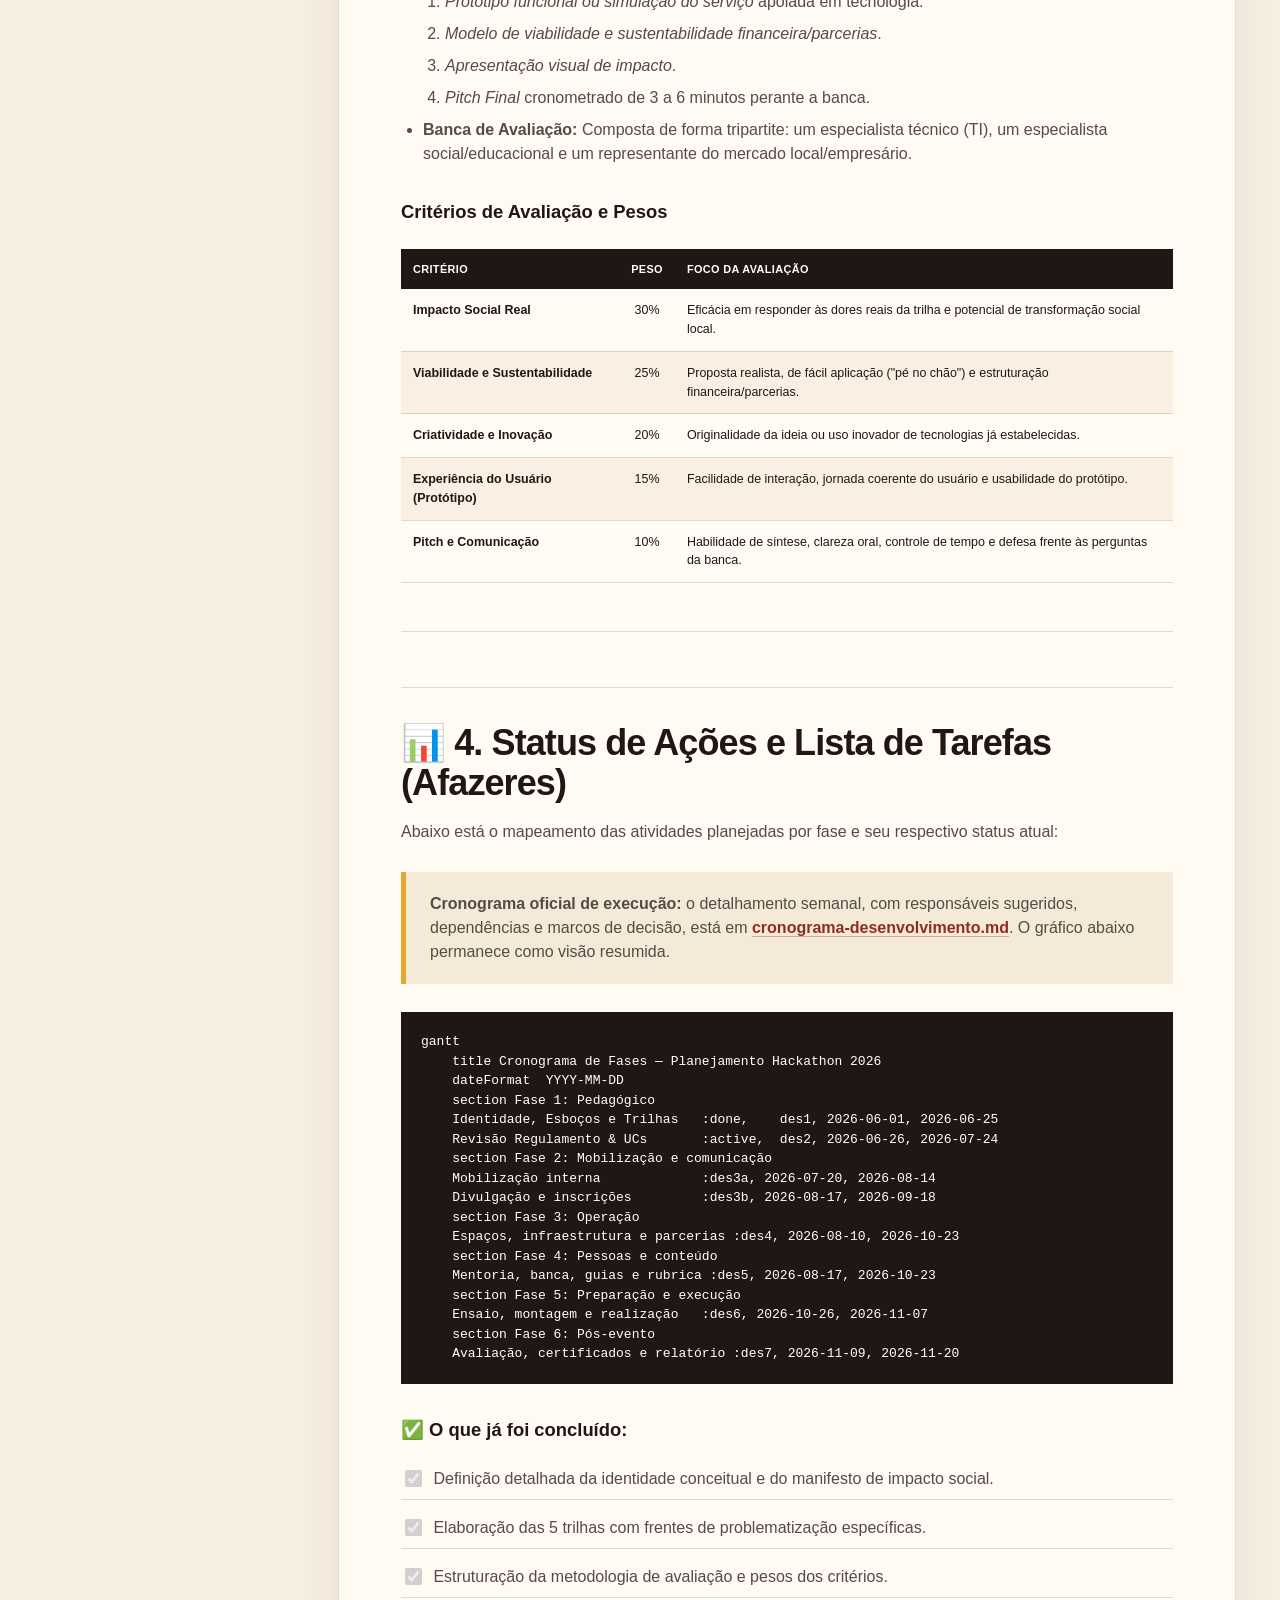
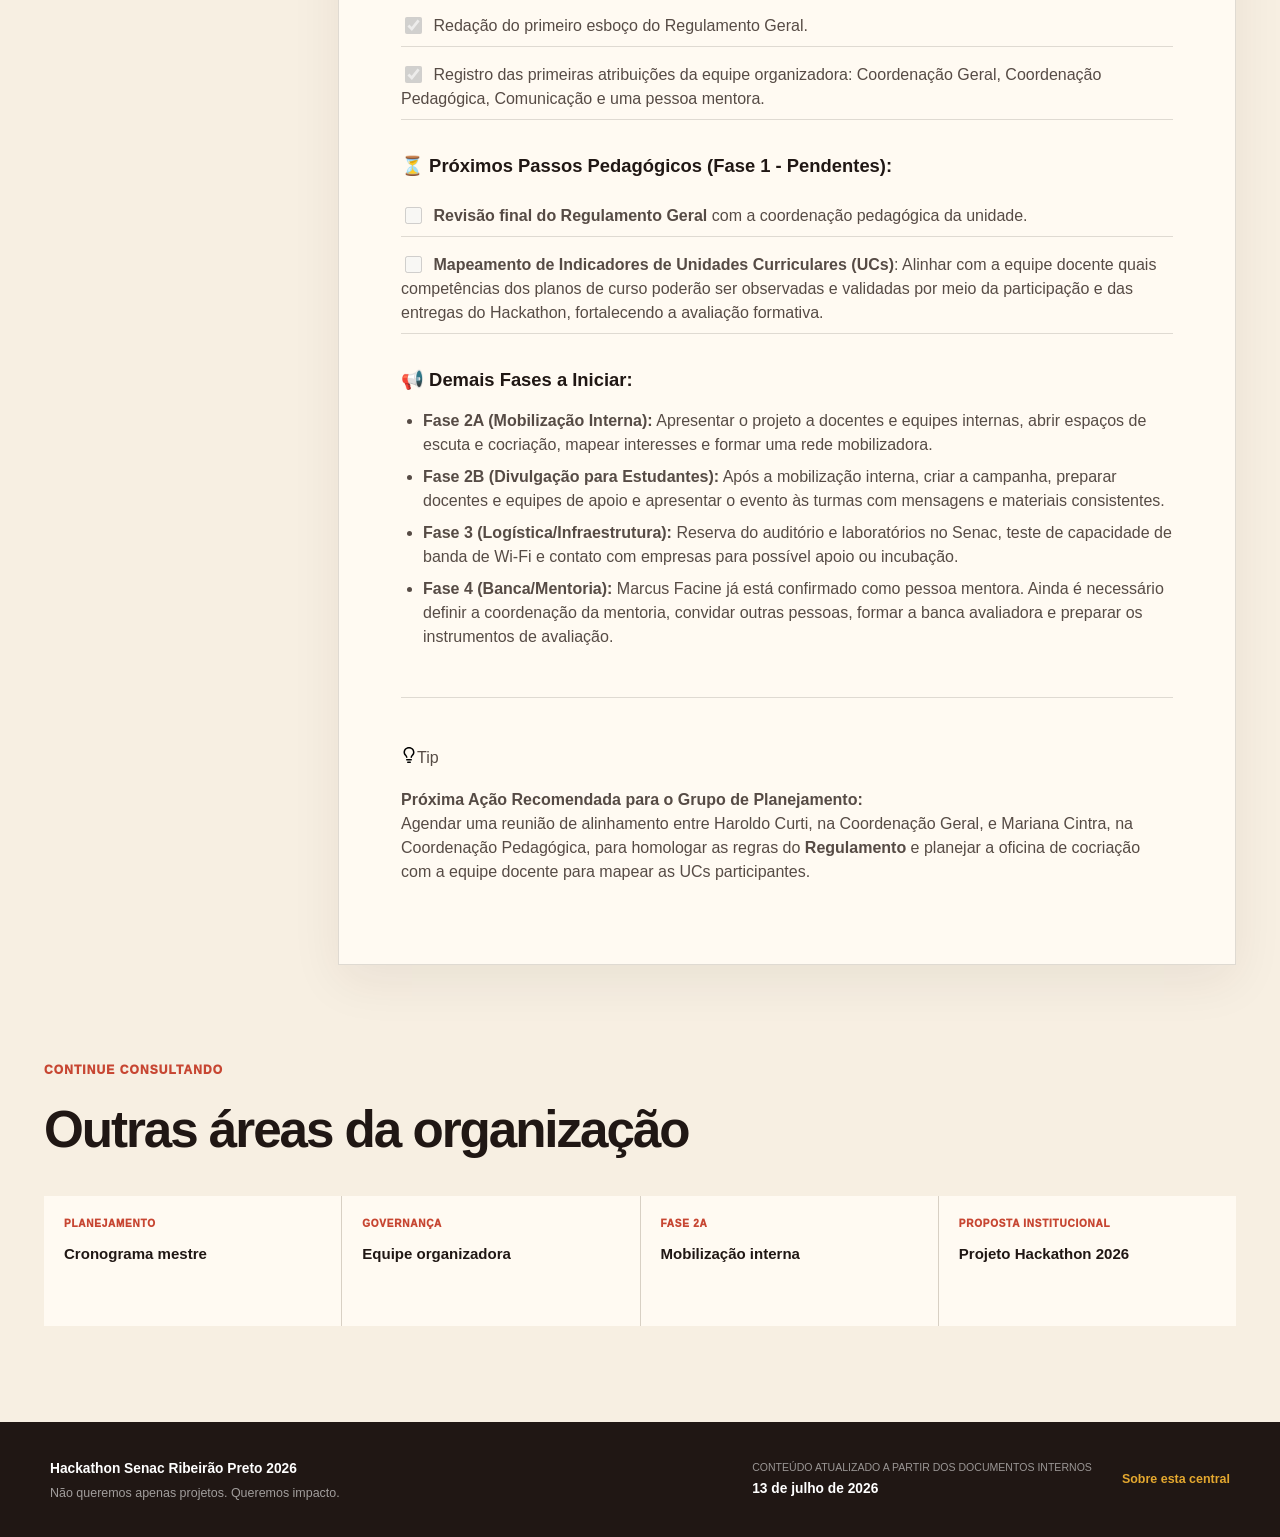
<file: status.html>
<!doctype html>
<html lang="pt-BR">
  <head>
    <meta charset="utf-8">
    <meta name="viewport" content="width=device-width, initial-scale=1">
    <meta name="description" content="O que já foi consolidado, o que está em andamento e quais frentes precisam avançar.">
    <title>Status do projeto | Hackathon Senac Ribeirão Preto 2026</title>
    <link rel="stylesheet" href="styles.css">
  </head>
  <body class="content-page">
    <a class="skip-link" href="#conteudo">Ir para o conteúdo</a>
    <header class="topbar">
      <a class="brand" href="index.html" aria-label="Ir para a visão geral">
        <span class="brand-mark" aria-hidden="true">H</span>
        <span><strong>Hackathon 2026</strong><small>Central da organização</small></span>
      </a>
      <nav class="nav" aria-label="Navegação principal">
          <a href="index.html">Visão geral</a>
          <a href="status.html" class="active" aria-current="page">Status</a>
          <a href="cronograma.html">Cronograma</a>
          <a href="mobilizacao-interna.html">Mobilização</a>
          <a href="jornada-participante.html">Jornada</a>
          <a href="index.html#documentos">Biblioteca</a>
      </nav>
      <a class="topbar-action" href="projeto.html">Projeto do evento</a>
      <details class="mobile-menu">
        <summary>Menu</summary>
        <nav class="mobile-menu-panel" aria-label="Navegação principal em telas menores">
            <a href="index.html">Visão geral</a>
            <a href="status.html" class="active" aria-current="page">Status</a>
            <a href="equipe.html">Equipe organizadora</a>
            <a href="cronograma.html">Cronograma</a>
            <a href="mobilizacao-interna.html">Mobilização interna</a>
            <a href="jornada-participante.html">Jornada do participante</a>
            <a href="projeto.html">Projeto</a>
            <a href="regulamento.html">Regulamento</a>
            <a href="trilhas.html">Trilhas</a>
            <a href="tarefas.html">Tarefas</a>
            <a href="tematica.html">Temática</a>
            <a href="fundamentos.html">Fundamentos</a>
            <a href="portal.html">Sobre esta central</a>
        </nav>
      </details>
    </header>
    <main id="conteudo" class="page-main">
      <header class="page-hero">
        <div>
          <p class="eyebrow">Visão executiva</p>
          <h1>Status do projeto</h1>
          <p>O que já foi consolidado, o que está em andamento e quais frentes precisam avançar.</p>
        </div>
        <dl>
          <div><dt>Evento</dt><dd>6 e 7 de novembro</dd></div>
          <div><dt>Atualização</dt><dd>13 de julho de 2026</dd></div>
        </dl>
      </header>
      <div class="page-layout">
        <aside class="page-toc" aria-label="Nesta página">
          <span>Nesta página</span>
          <nav><a href="#equipe-organizadora-primeiras-definicoes">Equipe organizadora — primeiras definições</a>
              <a href="#identidade-conceitual-e-manifesto">🎯 1. Identidade Conceitual e Manifesto</a>
              <a href="#a-metafora-o-tear-de-jacquard" class="toc-subitem">🧵 A Metáfora: "O Tear de Jacquard"</a>
              <a href="#estrutura-de-trilhas-e-focos-de-problematizacao">🛤️ 2. Estrutura de Trilhas e Focos de Problematização</a>
              <a href="#inclusao-e-acessibilidade-digital" class="toc-subitem">1. Inclusão e Acessibilidade Digital ♿</a>
              <a href="#trabalhabilidade-e-geracao-de-renda" class="toc-subitem">2. Trabalhabilidade e Geração de Renda 💼</a>
              <a href="#saude-e-bem-estar" class="toc-subitem">3. Saúde e Bem-Estar 🏥</a>
              <a href="#sustentabilidade-e-consumo-consciente" class="toc-subitem">4. Sustentabilidade e Consumo Consciente 🌱</a>
              <a href="#diversidade-equidade-e-inclusao-dei" class="toc-subitem">5. Diversidade, Equidade e Inclusão (DE&I) 🌈</a>
              <a href="#esboco-do-regulamento-geral">⚖️ 3. Esboço do Regulamento Geral</a>
              <a href="#criterios-de-avaliacao-e-pesos" class="toc-subitem">Critérios de Avaliação e Pesos</a>
              <a href="#status-de-acoes-e-lista-de-tarefas-afazeres">📊 4. Status de Ações e Lista de Tarefas (Afazeres)</a>
              <a href="#o-que-ja-foi-concluido" class="toc-subitem">✅ O que já foi concluído:</a>
              <a href="#proximos-passos-pedagogicos-fase-1-pendentes" class="toc-subitem">⏳ Próximos Passos Pedagógicos (Fase 1 - Pendentes):</a>
              <a href="#demais-fases-a-iniciar" class="toc-subitem">📢 Demais Fases a Iniciar:</a></nav>
        </aside>
        <article class="rich-content">
          <p><strong>Status do Projeto:</strong> encerramento da Fase 1 (alinhamento pedagógico) e preparação da Fase 2A (mobilização interna).</p>
<p><strong>Última revisão:</strong> 13 de julho de 2026.</p>
<p><strong>Data do Evento:</strong> 6 e 7 de novembro de 2026.</p>
<p><strong>Local:</strong> Senac Ribeirão Preto.</p>
<p><strong>Público-Alvo:</strong> Estudantes de Cursos Técnicos (Regular) e Hackateen (EMED/Cursos Livres).</p>
<hr />
<h2 id="equipe-organizadora-primeiras-definicoes">Equipe organizadora — primeiras definições</h2>
<div class="table-scroll"><table>
<thead>
<tr>
<th>Pessoa</th>
<th>Atuação na unidade</th>
<th>Atribuição confirmada</th>
</tr>
</thead>
<tbody>
<tr>
<td><strong>Haroldo Curti</strong></td>
<td>Docente da área de TI</td>
<td>Coordenação Geral</td>
</tr>
<tr>
<td><strong>Mariana Cintra</strong></td>
<td>Técnica educacional</td>
<td>Coordenação Pedagógica</td>
</tr>
<tr>
<td><strong>Marcus Facine</strong></td>
<td>Docente da área de TI</td>
<td>Integrante da frente de Comunicação e pessoa mentora durante o evento</td>
</tr>
</tbody>
</table></div>
<p>A frente de Comunicação ainda receberá outras pessoas. A coordenação da mentoria e as demais frentes continuam em definição. Consulte o registro completo da <a href="equipe.html">equipe organizadora</a>.</p>
<hr />
<h2 id="identidade-conceitual-e-manifesto">🎯 1. Identidade Conceitual e Manifesto</h2>
<p>O <strong>Hackathon Senac 2026</strong> foi estruturado em torno da ideia de que <strong>tecnologia deve ser um vetor de impacto social e transformação real</strong>. O foco central do evento vai além da programação: busca-se o desenvolvimento de soluções viáveis, inclusivas e que resolvam dores reais da comunidade local.</p>
<h3 id="a-metafora-o-tear-de-jacquard">🧵 A Metáfora: &quot;O Tear de Jacquard&quot;</h3>
<p>Para a edição de 2026, adotamos a metáfora histórica do <strong>Tear de Jacquard</strong> — o primeiro dispositivo mecânico controlado por cartões perfurados, que uniu a tecelagem artesanal à lógica de programação. No evento, essa metáfora representa o <strong>entrelaçamento de saberes</strong>: a união entre estudantes de tecnologia (TI), negócios (Administração, Logística), idiomas e ensino médio técnico (EMED) para tecer soluções complexas e integradas para o mercado e a sociedade.</p>
<hr />
<h2 id="estrutura-de-trilhas-e-focos-de-problematizacao">🛤️ 2. Estrutura de Trilhas e Focos de Problematização</h2>
<p>Para guiar as equipes, dividimos os desafios em <strong>5 Trilhas Temáticas</strong> focadas em necessidades reais da região de Ribeirão Preto. Cada equipe escolherá uma trilha para desenvolver sua proposta:</p>
<h3 id="inclusao-e-acessibilidade-digital">1. Inclusão e Acessibilidade Digital ♿</h3>
<ul>
<li><strong>Foco:</strong> Romper barreiras físicas, sensoriais e cognitivas no ambiente cotidiano e digital.</li>
<li><strong>Problematizações:</strong> Acessibilidade de informação urbana, simplificação de serviços digitais para pessoas idosas, alfabetização tecnológica e recursos assistivos para autonomia total.</li>
</ul>
<h3 id="trabalhabilidade-e-geracao-de-renda">2. Trabalhabilidade e Geração de Renda 💼</h3>
<ul>
<li><strong>Foco:</strong> Usar a tecnologia para conectar talentos ao mercado local e impulsionar o empreendedorismo regional.</li>
<li><strong>Problematizações:</strong> Modelos de atração/conexão para profissionais técnicos, simulações de capacitação prática, educação financeira para novos autônomos e sistemas simplificados para gestão de microempreendimentos.</li>
</ul>
<h3 id="saude-e-bem-estar">3. Saúde e Bem-Estar 🏥</h3>
<ul>
<li><strong>Foco:</strong> Promover prevenção em saúde, equilíbrio mental e integração de fluxos de acolhimento.</li>
<li><strong>Problematizações:</strong> Saúde mental na juventude (combate ao burnout escolar), monitoramento preventivo de hábitos cotidianos, plataformas seguras de teleacolhimento e otimização de fluxos/triagem de saúde.</li>
</ul>
<h3 id="sustentabilidade-e-consumo-consciente">4. Sustentabilidade e Consumo Consciente 🌱</h3>
<ul>
<li><strong>Foco:</strong> Soluções de economia circular e ecoeficiência que conectem a comunidade ao consumo responsável.</li>
<li><strong>Problematizações:</strong> Plataformas de redistribuição de alimentos/insumos excedentes, logística reversa de lixo eletrônico, ferramentas de mapeamento de descarte irregular e rastreabilidade de produtores locais.</li>
</ul>
<h3 id="diversidade-equidade-e-inclusao-dei">5. Diversidade, Equidade e Inclusão (DE&amp;I) 🌈</h3>
<ul>
<li><strong>Foco:</strong> Combate a vieses e apoio a grupos historicamente minorizados (raça, gênero, LGBTQIAPN+, etnias e refugiados).</li>
<li><strong>Problematizações:</strong> Tecnologias para seleção e atração de talentos sem vieses inconscientes, ações educativas antirracistas, facilitação de tradução e acesso a direitos para refugiados e preservação digital de saberes tradicionais (quilombolas e indígenas).</li>
</ul>
<hr />
<h2 id="esboco-do-regulamento-geral">⚖️ 3. Esboço do Regulamento Geral</h2>
<p>O regulamento de participação já possui suas bases estruturadas na pasta raiz:</p>
<ul>
<li><strong>Formação de Equipes:</strong> Grupos de <strong>3 a 6 estudantes</strong>, com incentivo a equipes mistas, formadas por pessoas de diferentes cursos.</li>
<li><strong>Categoria Concomitante (Hackateen):</strong> Um espaço exclusivo para estudantes do Ensino Médio Técnico (EMED) e Cursos Livres, permitindo competições justas entre diferentes níveis formativos.</li>
<li><strong>Entregáveis Mandatórios:</strong>
<ol>
<li><em>Protótipo funcional ou simulação do serviço</em> apoiada em tecnologia.</li>
<li><em>Modelo de viabilidade e sustentabilidade financeira/parcerias</em>.</li>
<li><em>Apresentação visual de impacto</em>.</li>
<li><em>Pitch Final</em> cronometrado de 3 a 6 minutos perante a banca.</li>
</ol>
</li>
<li><strong>Banca de Avaliação:</strong> Composta de forma tripartite: um especialista técnico (TI), um especialista social/educacional e um representante do mercado local/empresário.</li>
</ul>
<h3 id="criterios-de-avaliacao-e-pesos">Critérios de Avaliação e Pesos</h3>
<div class="table-scroll"><table>
<thead>
<tr>
<th style="text-align: left;">Critério</th>
<th style="text-align: center;">Peso</th>
<th style="text-align: left;">Foco da Avaliação</th>
</tr>
</thead>
<tbody>
<tr>
<td style="text-align: left;"><strong>Impacto Social Real</strong></td>
<td style="text-align: center;">30%</td>
<td style="text-align: left;">Eficácia em responder às dores reais da trilha e potencial de transformação social local.</td>
</tr>
<tr>
<td style="text-align: left;"><strong>Viabilidade e Sustentabilidade</strong></td>
<td style="text-align: center;">25%</td>
<td style="text-align: left;">Proposta realista, de fácil aplicação (&quot;pé no chão&quot;) e estruturação financeira/parcerias.</td>
</tr>
<tr>
<td style="text-align: left;"><strong>Criatividade e Inovação</strong></td>
<td style="text-align: center;">20%</td>
<td style="text-align: left;">Originalidade da ideia ou uso inovador de tecnologias já estabelecidas.</td>
</tr>
<tr>
<td style="text-align: left;"><strong>Experiência do Usuário (Protótipo)</strong></td>
<td style="text-align: center;">15%</td>
<td style="text-align: left;">Facilidade de interação, jornada coerente do usuário e usabilidade do protótipo.</td>
</tr>
<tr>
<td style="text-align: left;"><strong>Pitch e Comunicação</strong></td>
<td style="text-align: center;">10%</td>
<td style="text-align: left;">Habilidade de síntese, clareza oral, controle de tempo e defesa frente às perguntas da banca.</td>
</tr>
</tbody>
</table></div>
<hr />
<h2 id="status-de-acoes-e-lista-de-tarefas-afazeres">📊 4. Status de Ações e Lista de Tarefas (Afazeres)</h2>
<p>Abaixo está o mapeamento das atividades planejadas por fase e seu respectivo status atual:</p>
<blockquote>
<p><strong>Cronograma oficial de execução:</strong> o detalhamento semanal, com responsáveis sugeridos, dependências e marcos de decisão, está em <a href="cronograma.html">cronograma-desenvolvimento.md</a>. O gráfico abaixo permanece como visão resumida.</p>
</blockquote>
<pre class="mermaid">gantt
    title Cronograma de Fases — Planejamento Hackathon 2026
    dateFormat  YYYY-MM-DD
    section Fase 1: Pedagógico
    Identidade, Esboços e Trilhas   :done,    des1, 2026-06-01, 2026-06-25
    Revisão Regulamento &amp; UCs       :active,  des2, 2026-06-26, 2026-07-24
    section Fase 2: Mobilização e comunicação
    Mobilização interna             :des3a, 2026-07-20, 2026-08-14
    Divulgação e inscrições         :des3b, 2026-08-17, 2026-09-18
    section Fase 3: Operação
    Espaços, infraestrutura e parcerias :des4, 2026-08-10, 2026-10-23
    section Fase 4: Pessoas e conteúdo
    Mentoria, banca, guias e rubrica :des5, 2026-08-17, 2026-10-23
    section Fase 5: Preparação e execução
    Ensaio, montagem e realização   :des6, 2026-10-26, 2026-11-07
    section Fase 6: Pós-evento
    Avaliação, certificados e relatório :des7, 2026-11-09, 2026-11-20
</pre>
<h3 id="o-que-ja-foi-concluido">✅ O que já foi concluído:</h3>
<ul class="contains-task-list">
<li class="task-list-item"><input disabled="disabled" type="checkbox" checked="checked" /> Definição detalhada da identidade conceitual e do manifesto de impacto social.</li>
<li class="task-list-item"><input disabled="disabled" type="checkbox" checked="checked" /> Elaboração das 5 trilhas com frentes de problematização específicas.</li>
<li class="task-list-item"><input disabled="disabled" type="checkbox" checked="checked" /> Estruturação da metodologia de avaliação e pesos dos critérios.</li>
<li class="task-list-item"><input disabled="disabled" type="checkbox" checked="checked" /> Redação do primeiro esboço do Regulamento Geral.</li>
<li class="task-list-item"><input disabled="disabled" type="checkbox" checked="checked" /> Registro das primeiras atribuições da equipe organizadora: Coordenação Geral, Coordenação Pedagógica, Comunicação e uma pessoa mentora.</li>
</ul>
<h3 id="proximos-passos-pedagogicos-fase-1-pendentes">⏳ Próximos Passos Pedagógicos (Fase 1 - Pendentes):</h3>
<ul class="contains-task-list">
<li class="task-list-item"><input disabled="disabled" type="checkbox" /> <strong>Revisão final do Regulamento Geral</strong> com a coordenação pedagógica da unidade.</li>
<li class="task-list-item"><input disabled="disabled" type="checkbox" /> <strong>Mapeamento de Indicadores de Unidades Curriculares (UCs)</strong>: Alinhar com a equipe docente quais competências dos planos de curso poderão ser observadas e validadas por meio da participação e das entregas do Hackathon, fortalecendo a avaliação formativa.</li>
</ul>
<h3 id="demais-fases-a-iniciar">📢 Demais Fases a Iniciar:</h3>
<ul>
<li><strong>Fase 2A (Mobilização Interna):</strong> Apresentar o projeto a docentes e equipes internas, abrir espaços de escuta e cocriação, mapear interesses e formar uma rede mobilizadora.</li>
<li><strong>Fase 2B (Divulgação para Estudantes):</strong> Após a mobilização interna, criar a campanha, preparar docentes e equipes de apoio e apresentar o evento às turmas com mensagens e materiais consistentes.</li>
<li><strong>Fase 3 (Logística/Infraestrutura):</strong> Reserva do auditório e laboratórios no Senac, teste de capacidade de banda de Wi-Fi e contato com empresas para possível apoio ou incubação.</li>
<li><strong>Fase 4 (Banca/Mentoria):</strong> Marcus Facine já está confirmado como pessoa mentora. Ainda é necessário definir a coordenação da mentoria, convidar outras pessoas, formar a banca avaliadora e preparar os instrumentos de avaliação.</li>
</ul>
<hr />
<div class="markdown-alert markdown-alert-tip">
<p class="markdown-alert-title"><svg viewBox="0 0 16 16" version="1.1" width="16" height="16" aria-hidden="true"><path d="M8 1.5c-2.363 0-4 1.69-4 3.75 0 .984.424 1.625.984 2.304l.214.253c.223.264.47.556.673.848.284.411.537.896.621 1.49a.75.75 0 0 1-1.484.211c-.04-.282-.163-.547-.37-.847a8.456 8.456 0 0 0-.542-.68c-.084-.1-.173-.205-.268-.32C3.201 7.75 2.5 6.766 2.5 5.25 2.5 2.31 4.863 0 8 0s5.5 2.31 5.5 5.25c0 1.516-.701 2.5-1.328 3.259-.095.115-.184.22-.268.319-.207.245-.383.453-.541.681-.208.3-.33.565-.37.847a.751.751 0 0 1-1.485-.212c.084-.593.337-1.078.621-1.489.203-.292.45-.584.673-.848.075-.088.147-.173.213-.253.561-.679.985-1.32.985-2.304 0-2.06-1.637-3.75-4-3.75ZM5.75 12h4.5a.75.75 0 0 1 0 1.5h-4.5a.75.75 0 0 1 0-1.5ZM6 15.25a.75.75 0 0 1 .75-.75h2.5a.75.75 0 0 1 0 1.5h-2.5a.75.75 0 0 1-.75-.75Z"></path></svg>Tip</p>
<p><strong>Próxima Ação Recomendada para o Grupo de Planejamento:</strong><br />
Agendar uma reunião de alinhamento entre Haroldo Curti, na Coordenação Geral, e Mariana Cintra, na Coordenação Pedagógica, para homologar as regras do <strong>Regulamento</strong> e planejar a oficina de cocriação com a equipe docente para mapear as UCs participantes.</p>
</div>

        </article>
      </div>
      <section class="related-pages" aria-labelledby="related-title">
        <p class="eyebrow">Continue consultando</p>
        <h2 id="related-title">Outras áreas da organização</h2>
        <div><a href="cronograma.html"><span>Planejamento</span><strong>Cronograma mestre</strong></a>
          <a href="equipe.html"><span>Governança</span><strong>Equipe organizadora</strong></a>
          <a href="mobilizacao-interna.html"><span>Fase 2A</span><strong>Mobilização interna</strong></a>
          <a href="projeto.html"><span>Proposta institucional</span><strong>Projeto Hackathon 2026</strong></a></div>
      </section>
    </main>
    <footer>
      <div><strong>Hackathon Senac Ribeirão Preto 2026</strong><p>Não queremos apenas projetos. Queremos impacto.</p></div>
      <div><span>Conteúdo atualizado a partir dos documentos internos</span><strong>13 de julho de 2026</strong></div>
      <a href="portal.html">Sobre esta central</a>
    </footer>
  </body>
</html>
</file>
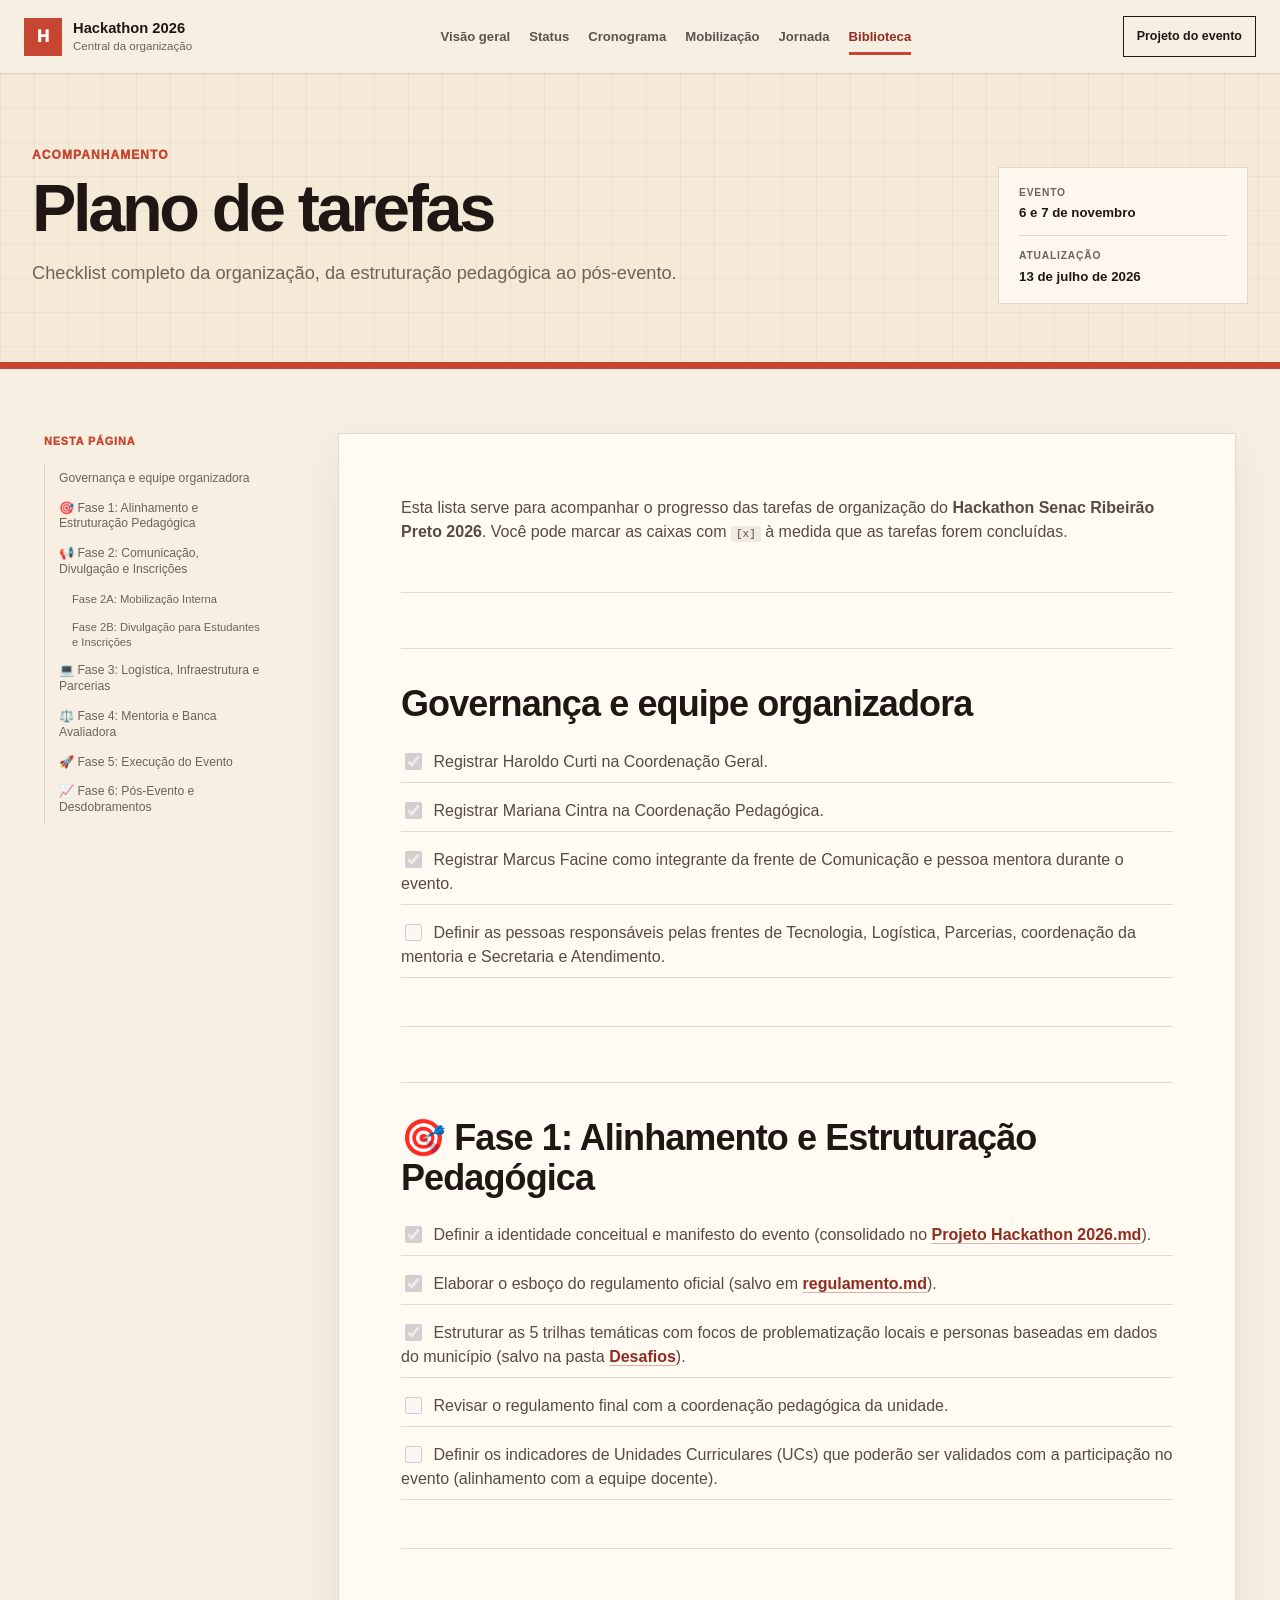
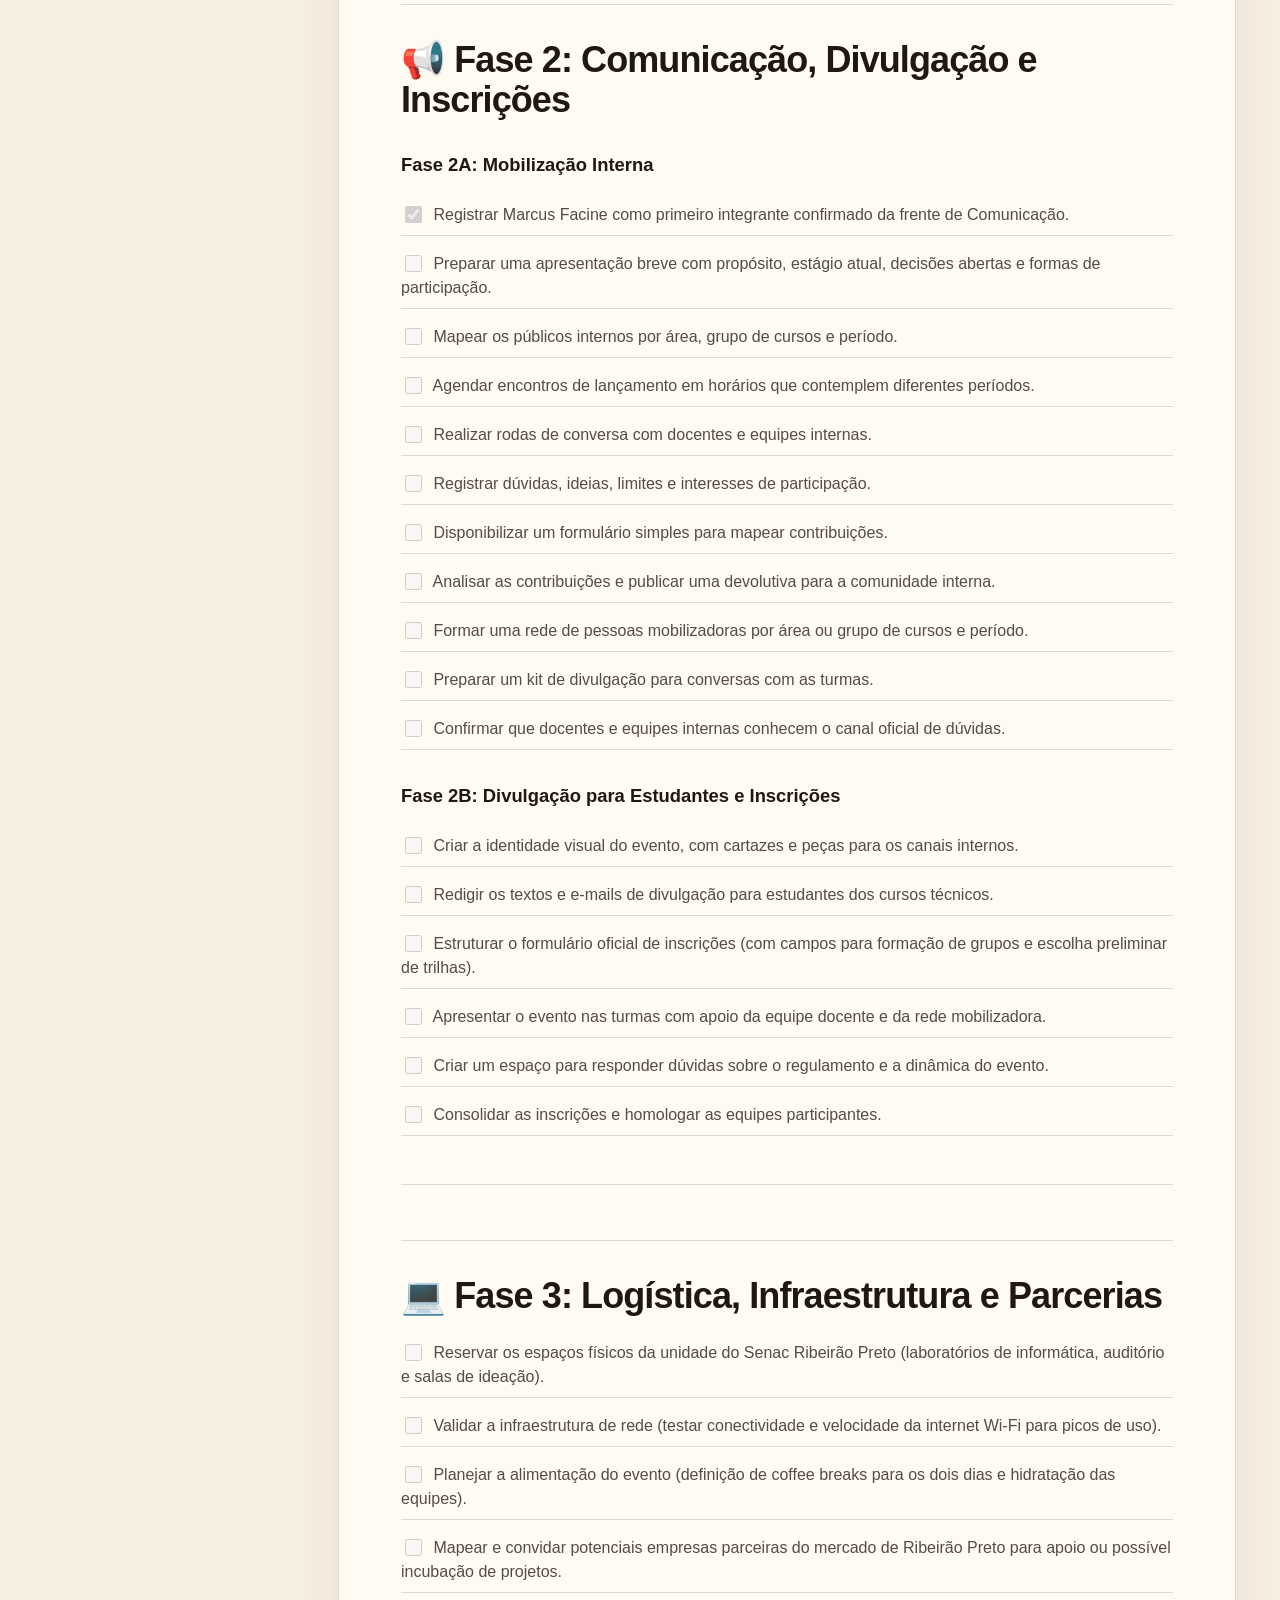
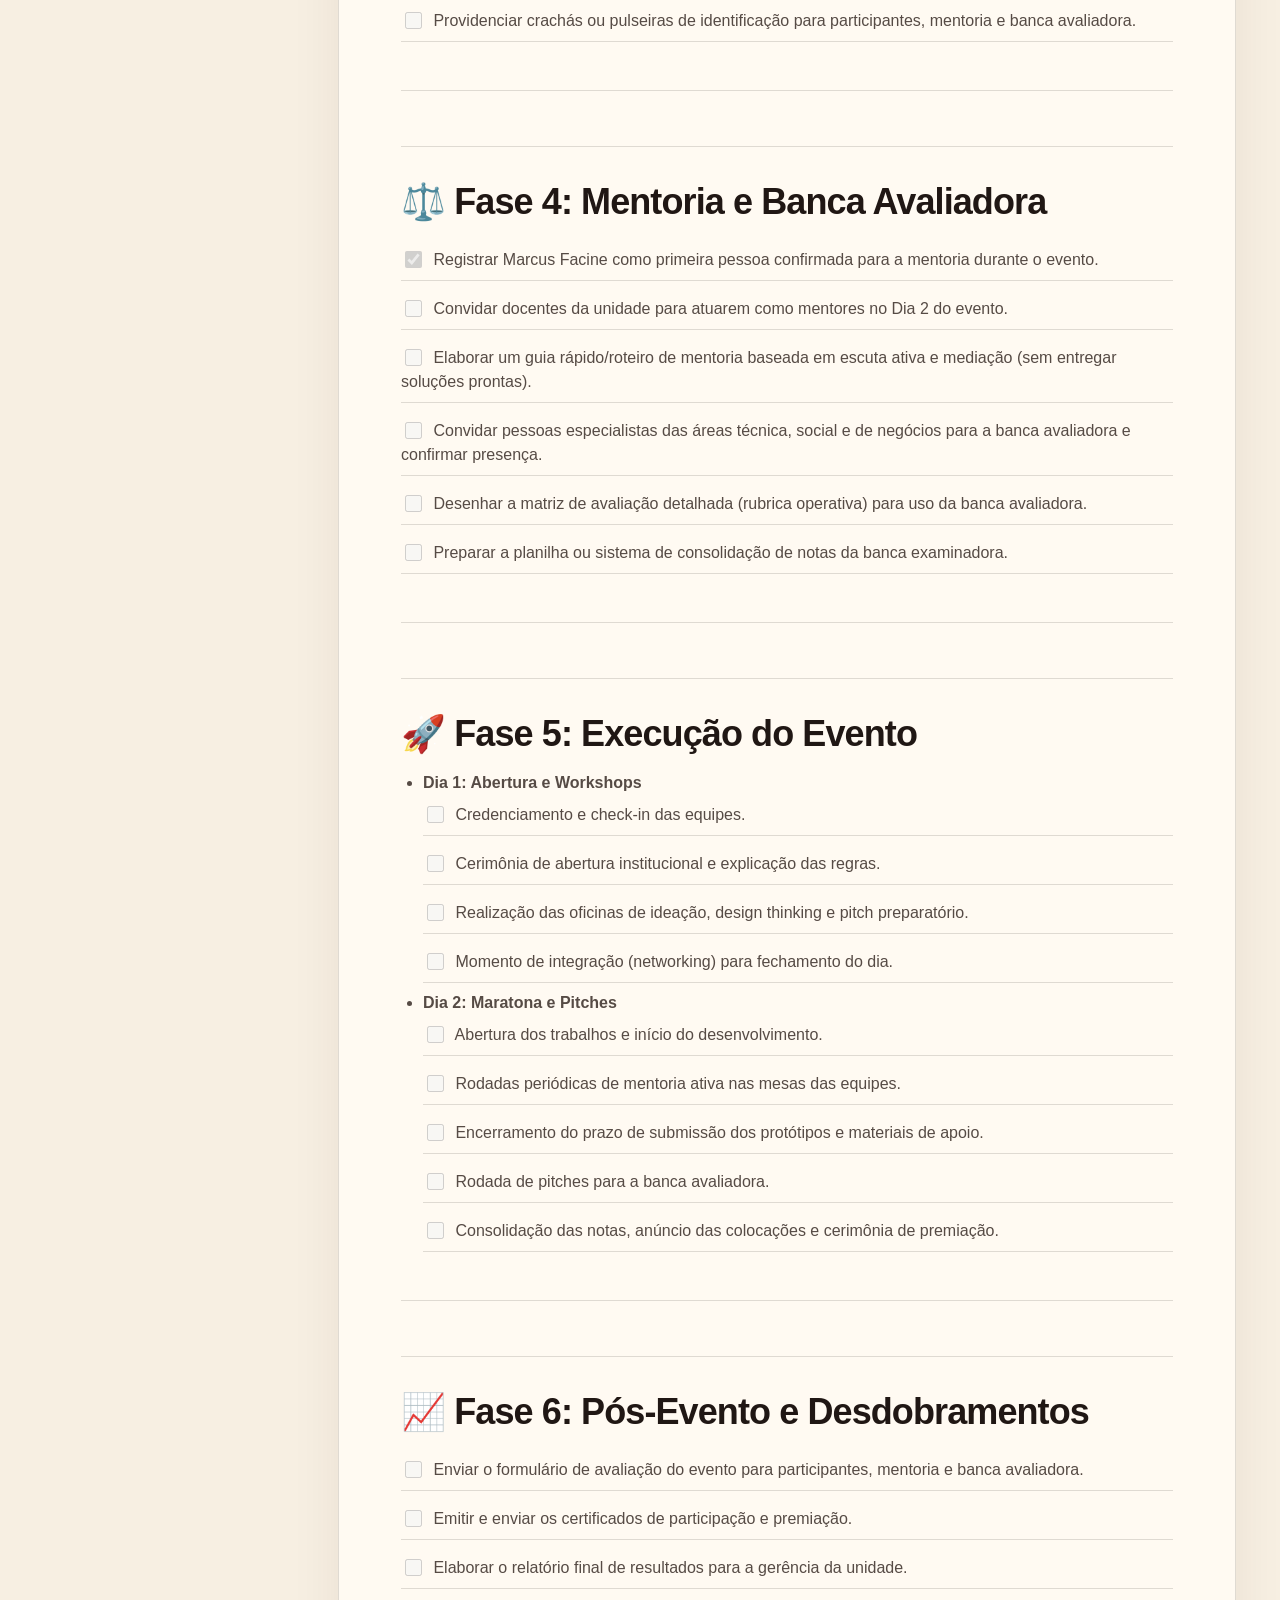
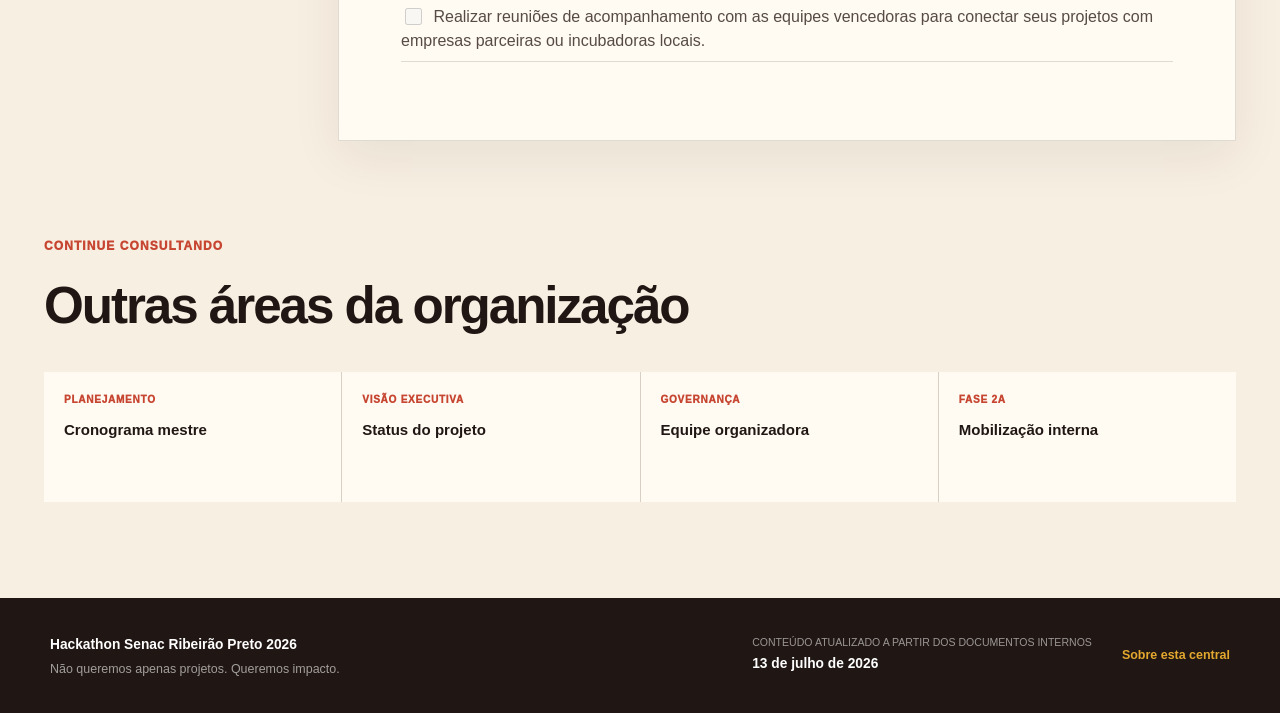
<file: tarefas.html>
<!doctype html>
<html lang="pt-BR">
  <head>
    <meta charset="utf-8">
    <meta name="viewport" content="width=device-width, initial-scale=1">
    <meta name="description" content="Checklist completo da organização, da estruturação pedagógica ao pós-evento.">
    <title>Plano de tarefas | Hackathon Senac Ribeirão Preto 2026</title>
    <link rel="stylesheet" href="styles.css">
  </head>
  <body class="content-page">
    <a class="skip-link" href="#conteudo">Ir para o conteúdo</a>
    <header class="topbar">
      <a class="brand" href="index.html" aria-label="Ir para a visão geral">
        <span class="brand-mark" aria-hidden="true">H</span>
        <span><strong>Hackathon 2026</strong><small>Central da organização</small></span>
      </a>
      <nav class="nav" aria-label="Navegação principal">
          <a href="index.html">Visão geral</a>
          <a href="status.html">Status</a>
          <a href="cronograma.html">Cronograma</a>
          <a href="mobilizacao-interna.html">Mobilização</a>
          <a href="jornada-participante.html">Jornada</a>
          <a href="index.html#documentos" class="active" aria-current="page">Biblioteca</a>
      </nav>
      <a class="topbar-action" href="projeto.html">Projeto do evento</a>
      <details class="mobile-menu">
        <summary>Menu</summary>
        <nav class="mobile-menu-panel" aria-label="Navegação principal em telas menores">
            <a href="index.html">Visão geral</a>
            <a href="status.html">Status</a>
            <a href="equipe.html">Equipe organizadora</a>
            <a href="cronograma.html">Cronograma</a>
            <a href="mobilizacao-interna.html">Mobilização interna</a>
            <a href="jornada-participante.html">Jornada do participante</a>
            <a href="projeto.html">Projeto</a>
            <a href="regulamento.html">Regulamento</a>
            <a href="trilhas.html">Trilhas</a>
            <a href="tarefas.html" class="active" aria-current="page">Tarefas</a>
            <a href="tematica.html">Temática</a>
            <a href="fundamentos.html">Fundamentos</a>
            <a href="portal.html">Sobre esta central</a>
        </nav>
      </details>
    </header>
    <main id="conteudo" class="page-main">
      <header class="page-hero">
        <div>
          <p class="eyebrow">Acompanhamento</p>
          <h1>Plano de tarefas</h1>
          <p>Checklist completo da organização, da estruturação pedagógica ao pós-evento.</p>
        </div>
        <dl>
          <div><dt>Evento</dt><dd>6 e 7 de novembro</dd></div>
          <div><dt>Atualização</dt><dd>13 de julho de 2026</dd></div>
        </dl>
      </header>
      <div class="page-layout">
        <aside class="page-toc" aria-label="Nesta página">
          <span>Nesta página</span>
          <nav><a href="#governanca-e-equipe-organizadora">Governança e equipe organizadora</a>
              <a href="#fase-1-alinhamento-e-estruturacao-pedagogica">🎯 Fase 1: Alinhamento e Estruturação Pedagógica</a>
              <a href="#fase-2-comunicacao-divulgacao-e-inscricoes">📢 Fase 2: Comunicação, Divulgação e Inscrições</a>
              <a href="#fase-2a-mobilizacao-interna" class="toc-subitem">Fase 2A: Mobilização Interna</a>
              <a href="#fase-2b-divulgacao-para-estudantes-e-inscricoes" class="toc-subitem">Fase 2B: Divulgação para Estudantes e Inscrições</a>
              <a href="#fase-3-logistica-infraestrutura-e-parcerias">💻 Fase 3: Logística, Infraestrutura e Parcerias</a>
              <a href="#fase-4-mentoria-e-banca-avaliadora">⚖️ Fase 4: Mentoria e Banca Avaliadora</a>
              <a href="#fase-5-execucao-do-evento">🚀 Fase 5: Execução do Evento</a>
              <a href="#fase-6-pos-evento-e-desdobramentos">📈 Fase 6: Pós-Evento e Desdobramentos</a></nav>
        </aside>
        <article class="rich-content">
          <p>Esta lista serve para acompanhar o progresso das tarefas de organização do <strong>Hackathon Senac Ribeirão Preto 2026</strong>. Você pode marcar as caixas com <code>[x]</code> à medida que as tarefas forem concluídas.</p>
<hr />
<h2 id="governanca-e-equipe-organizadora">Governança e equipe organizadora</h2>
<ul class="contains-task-list">
<li class="task-list-item"><input disabled="disabled" type="checkbox" checked="checked" /> Registrar Haroldo Curti na Coordenação Geral.</li>
<li class="task-list-item"><input disabled="disabled" type="checkbox" checked="checked" /> Registrar Mariana Cintra na Coordenação Pedagógica.</li>
<li class="task-list-item"><input disabled="disabled" type="checkbox" checked="checked" /> Registrar Marcus Facine como integrante da frente de Comunicação e pessoa mentora durante o evento.</li>
<li class="task-list-item"><input disabled="disabled" type="checkbox" /> Definir as pessoas responsáveis pelas frentes de Tecnologia, Logística, Parcerias, coordenação da mentoria e Secretaria e Atendimento.</li>
</ul>
<hr />
<h2 id="fase-1-alinhamento-e-estruturacao-pedagogica">🎯 Fase 1: Alinhamento e Estruturação Pedagógica</h2>
<ul class="contains-task-list">
<li class="task-list-item"><input disabled="disabled" type="checkbox" checked="checked" /> Definir a identidade conceitual e manifesto do evento (consolidado no <a href="projeto.html">Projeto Hackathon 2026.md</a>).</li>
<li class="task-list-item"><input disabled="disabled" type="checkbox" checked="checked" /> Elaborar o esboço do regulamento oficial (salvo em <a href="regulamento.html">regulamento.md</a>).</li>
<li class="task-list-item"><input disabled="disabled" type="checkbox" checked="checked" /> Estruturar as 5 trilhas temáticas com focos de problematização locais e personas baseadas em dados do município (salvo na pasta <a href="trilhas.html">Desafios</a>).</li>
<li class="task-list-item"><input disabled="disabled" type="checkbox" /> Revisar o regulamento final com a coordenação pedagógica da unidade.</li>
<li class="task-list-item"><input disabled="disabled" type="checkbox" /> Definir os indicadores de Unidades Curriculares (UCs) que poderão ser validados com a participação no evento (alinhamento com a equipe docente).</li>
</ul>
<hr />
<h2 id="fase-2-comunicacao-divulgacao-e-inscricoes">📢 Fase 2: Comunicação, Divulgação e Inscrições</h2>
<h3 id="fase-2a-mobilizacao-interna">Fase 2A: Mobilização Interna</h3>
<ul class="contains-task-list">
<li class="task-list-item"><input disabled="disabled" type="checkbox" checked="checked" /> Registrar Marcus Facine como primeiro integrante confirmado da frente de Comunicação.</li>
<li class="task-list-item"><input disabled="disabled" type="checkbox" /> Preparar uma apresentação breve com propósito, estágio atual, decisões abertas e formas de participação.</li>
<li class="task-list-item"><input disabled="disabled" type="checkbox" /> Mapear os públicos internos por área, grupo de cursos e período.</li>
<li class="task-list-item"><input disabled="disabled" type="checkbox" /> Agendar encontros de lançamento em horários que contemplem diferentes períodos.</li>
<li class="task-list-item"><input disabled="disabled" type="checkbox" /> Realizar rodas de conversa com docentes e equipes internas.</li>
<li class="task-list-item"><input disabled="disabled" type="checkbox" /> Registrar dúvidas, ideias, limites e interesses de participação.</li>
<li class="task-list-item"><input disabled="disabled" type="checkbox" /> Disponibilizar um formulário simples para mapear contribuições.</li>
<li class="task-list-item"><input disabled="disabled" type="checkbox" /> Analisar as contribuições e publicar uma devolutiva para a comunidade interna.</li>
<li class="task-list-item"><input disabled="disabled" type="checkbox" /> Formar uma rede de pessoas mobilizadoras por área ou grupo de cursos e período.</li>
<li class="task-list-item"><input disabled="disabled" type="checkbox" /> Preparar um kit de divulgação para conversas com as turmas.</li>
<li class="task-list-item"><input disabled="disabled" type="checkbox" /> Confirmar que docentes e equipes internas conhecem o canal oficial de dúvidas.</li>
</ul>
<h3 id="fase-2b-divulgacao-para-estudantes-e-inscricoes">Fase 2B: Divulgação para Estudantes e Inscrições</h3>
<ul class="contains-task-list">
<li class="task-list-item"><input disabled="disabled" type="checkbox" /> Criar a identidade visual do evento, com cartazes e peças para os canais internos.</li>
<li class="task-list-item"><input disabled="disabled" type="checkbox" /> Redigir os textos e e-mails de divulgação para estudantes dos cursos técnicos.</li>
<li class="task-list-item"><input disabled="disabled" type="checkbox" /> Estruturar o formulário oficial de inscrições (com campos para formação de grupos e escolha preliminar de trilhas).</li>
<li class="task-list-item"><input disabled="disabled" type="checkbox" /> Apresentar o evento nas turmas com apoio da equipe docente e da rede mobilizadora.</li>
<li class="task-list-item"><input disabled="disabled" type="checkbox" /> Criar um espaço para responder dúvidas sobre o regulamento e a dinâmica do evento.</li>
<li class="task-list-item"><input disabled="disabled" type="checkbox" /> Consolidar as inscrições e homologar as equipes participantes.</li>
</ul>
<hr />
<h2 id="fase-3-logistica-infraestrutura-e-parcerias">💻 Fase 3: Logística, Infraestrutura e Parcerias</h2>
<ul class="contains-task-list">
<li class="task-list-item"><input disabled="disabled" type="checkbox" /> Reservar os espaços físicos da unidade do Senac Ribeirão Preto (laboratórios de informática, auditório e salas de ideação).</li>
<li class="task-list-item"><input disabled="disabled" type="checkbox" /> Validar a infraestrutura de rede (testar conectividade e velocidade da internet Wi-Fi para picos de uso).</li>
<li class="task-list-item"><input disabled="disabled" type="checkbox" /> Planejar a alimentação do evento (definição de coffee breaks para os dois dias e hidratação das equipes).</li>
<li class="task-list-item"><input disabled="disabled" type="checkbox" /> Mapear e convidar potenciais empresas parceiras do mercado de Ribeirão Preto para apoio ou possível incubação de projetos.</li>
<li class="task-list-item"><input disabled="disabled" type="checkbox" /> Providenciar crachás ou pulseiras de identificação para participantes, mentoria e banca avaliadora.</li>
</ul>
<hr />
<h2 id="fase-4-mentoria-e-banca-avaliadora">⚖️ Fase 4: Mentoria e Banca Avaliadora</h2>
<ul class="contains-task-list">
<li class="task-list-item"><input disabled="disabled" type="checkbox" checked="checked" /> Registrar Marcus Facine como primeira pessoa confirmada para a mentoria durante o evento.</li>
<li class="task-list-item"><input disabled="disabled" type="checkbox" /> Convidar docentes da unidade para atuarem como mentores no Dia 2 do evento.</li>
<li class="task-list-item"><input disabled="disabled" type="checkbox" /> Elaborar um guia rápido/roteiro de mentoria baseada em escuta ativa e mediação (sem entregar soluções prontas).</li>
<li class="task-list-item"><input disabled="disabled" type="checkbox" /> Convidar pessoas especialistas das áreas técnica, social e de negócios para a banca avaliadora e confirmar presença.</li>
<li class="task-list-item"><input disabled="disabled" type="checkbox" /> Desenhar a matriz de avaliação detalhada (rubrica operativa) para uso da banca avaliadora.</li>
<li class="task-list-item"><input disabled="disabled" type="checkbox" /> Preparar a planilha ou sistema de consolidação de notas da banca examinadora.</li>
</ul>
<hr />
<h2 id="fase-5-execucao-do-evento">🚀 Fase 5: Execução do Evento</h2>
<ul>
<li><strong>Dia 1: Abertura e Workshops</strong>
<ul class="contains-task-list">
<li class="task-list-item"><input disabled="disabled" type="checkbox" /> Credenciamento e check-in das equipes.</li>
<li class="task-list-item"><input disabled="disabled" type="checkbox" /> Cerimônia de abertura institucional e explicação das regras.</li>
<li class="task-list-item"><input disabled="disabled" type="checkbox" /> Realização das oficinas de ideação, design thinking e pitch preparatório.</li>
<li class="task-list-item"><input disabled="disabled" type="checkbox" /> Momento de integração (networking) para fechamento do dia.</li>
</ul>
</li>
<li><strong>Dia 2: Maratona e Pitches</strong>
<ul class="contains-task-list">
<li class="task-list-item"><input disabled="disabled" type="checkbox" /> Abertura dos trabalhos e início do desenvolvimento.</li>
<li class="task-list-item"><input disabled="disabled" type="checkbox" /> Rodadas periódicas de mentoria ativa nas mesas das equipes.</li>
<li class="task-list-item"><input disabled="disabled" type="checkbox" /> Encerramento do prazo de submissão dos protótipos e materiais de apoio.</li>
<li class="task-list-item"><input disabled="disabled" type="checkbox" /> Rodada de pitches para a banca avaliadora.</li>
<li class="task-list-item"><input disabled="disabled" type="checkbox" /> Consolidação das notas, anúncio das colocações e cerimônia de premiação.</li>
</ul>
</li>
</ul>
<hr />
<h2 id="fase-6-pos-evento-e-desdobramentos">📈 Fase 6: Pós-Evento e Desdobramentos</h2>
<ul class="contains-task-list">
<li class="task-list-item"><input disabled="disabled" type="checkbox" /> Enviar o formulário de avaliação do evento para participantes, mentoria e banca avaliadora.</li>
<li class="task-list-item"><input disabled="disabled" type="checkbox" /> Emitir e enviar os certificados de participação e premiação.</li>
<li class="task-list-item"><input disabled="disabled" type="checkbox" /> Elaborar o relatório final de resultados para a gerência da unidade.</li>
<li class="task-list-item"><input disabled="disabled" type="checkbox" /> Realizar reuniões de acompanhamento com as equipes vencedoras para conectar seus projetos com empresas parceiras ou incubadoras locais.</li>
</ul>

        </article>
      </div>
      <section class="related-pages" aria-labelledby="related-title">
        <p class="eyebrow">Continue consultando</p>
        <h2 id="related-title">Outras áreas da organização</h2>
        <div><a href="cronograma.html"><span>Planejamento</span><strong>Cronograma mestre</strong></a>
          <a href="status.html"><span>Visão executiva</span><strong>Status do projeto</strong></a>
          <a href="equipe.html"><span>Governança</span><strong>Equipe organizadora</strong></a>
          <a href="mobilizacao-interna.html"><span>Fase 2A</span><strong>Mobilização interna</strong></a></div>
      </section>
    </main>
    <footer>
      <div><strong>Hackathon Senac Ribeirão Preto 2026</strong><p>Não queremos apenas projetos. Queremos impacto.</p></div>
      <div><span>Conteúdo atualizado a partir dos documentos internos</span><strong>13 de julho de 2026</strong></div>
      <a href="portal.html">Sobre esta central</a>
    </footer>
  </body>
</html>
</file>
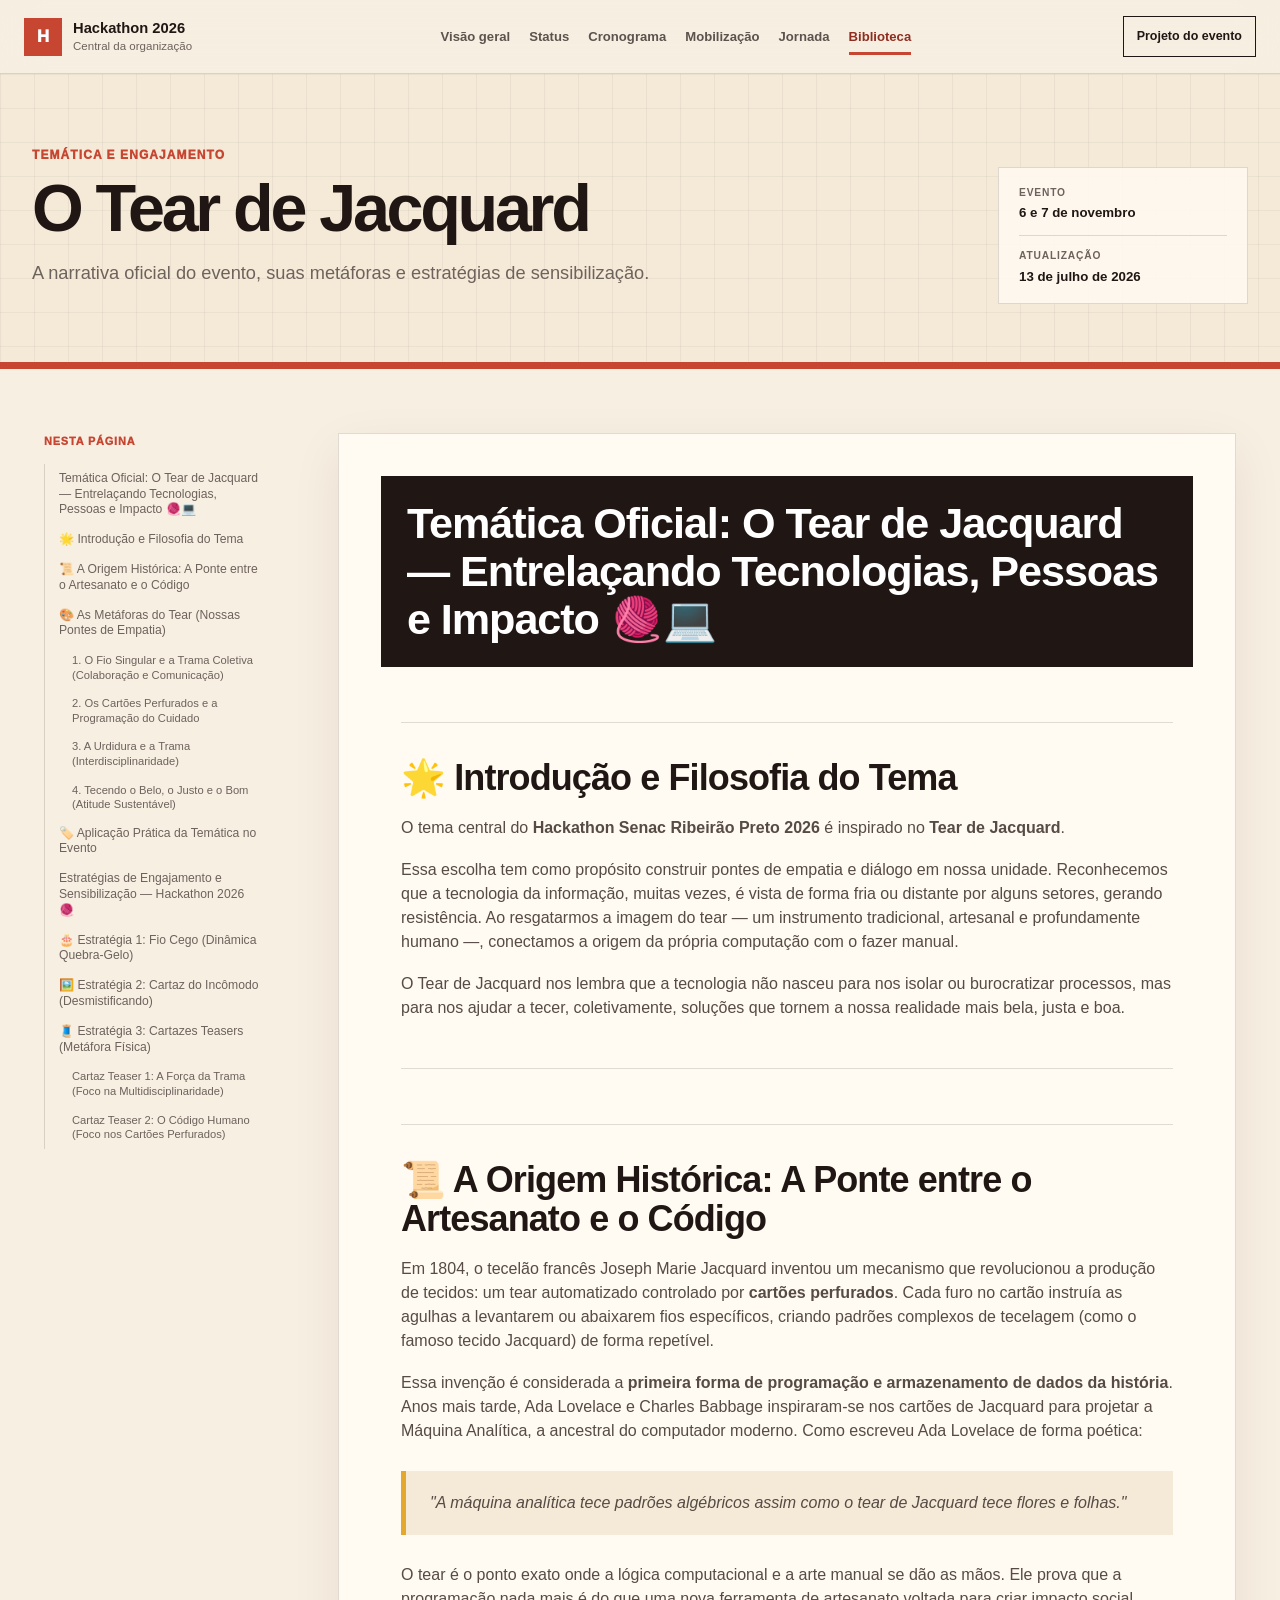
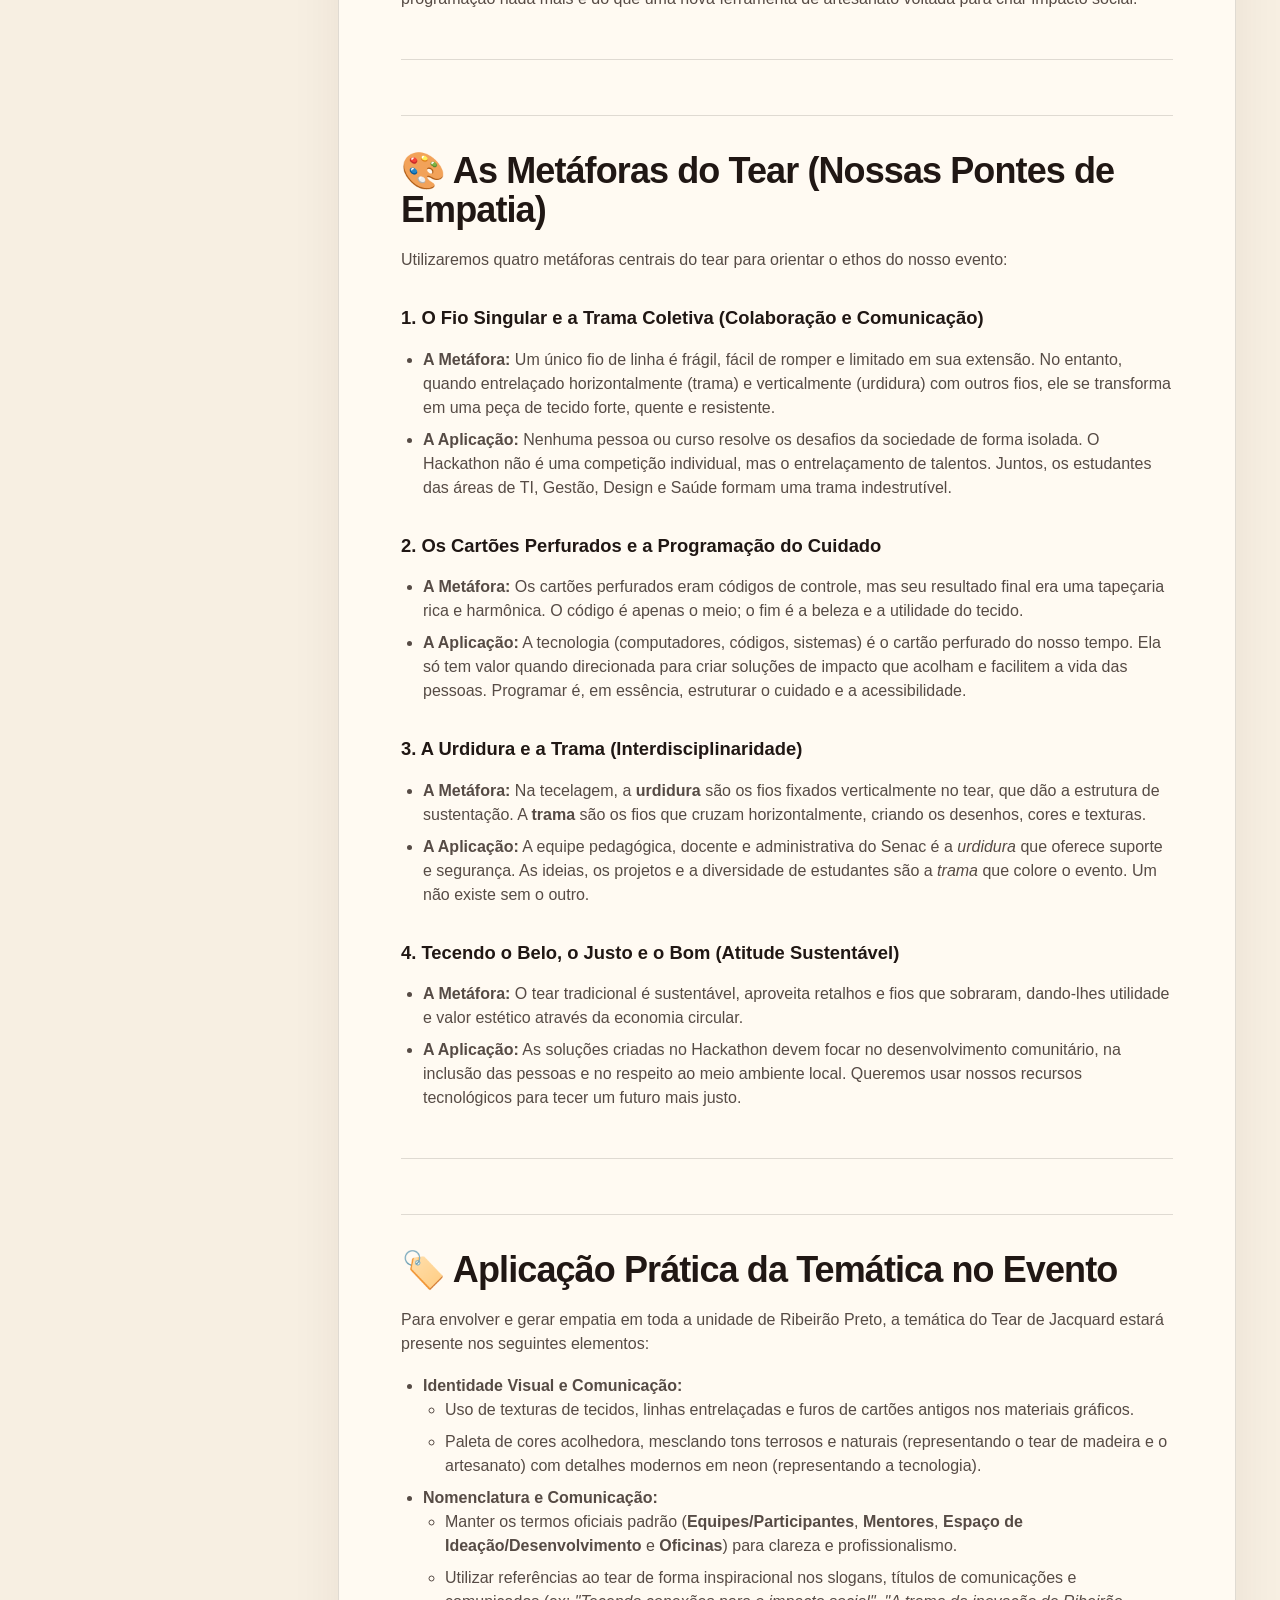
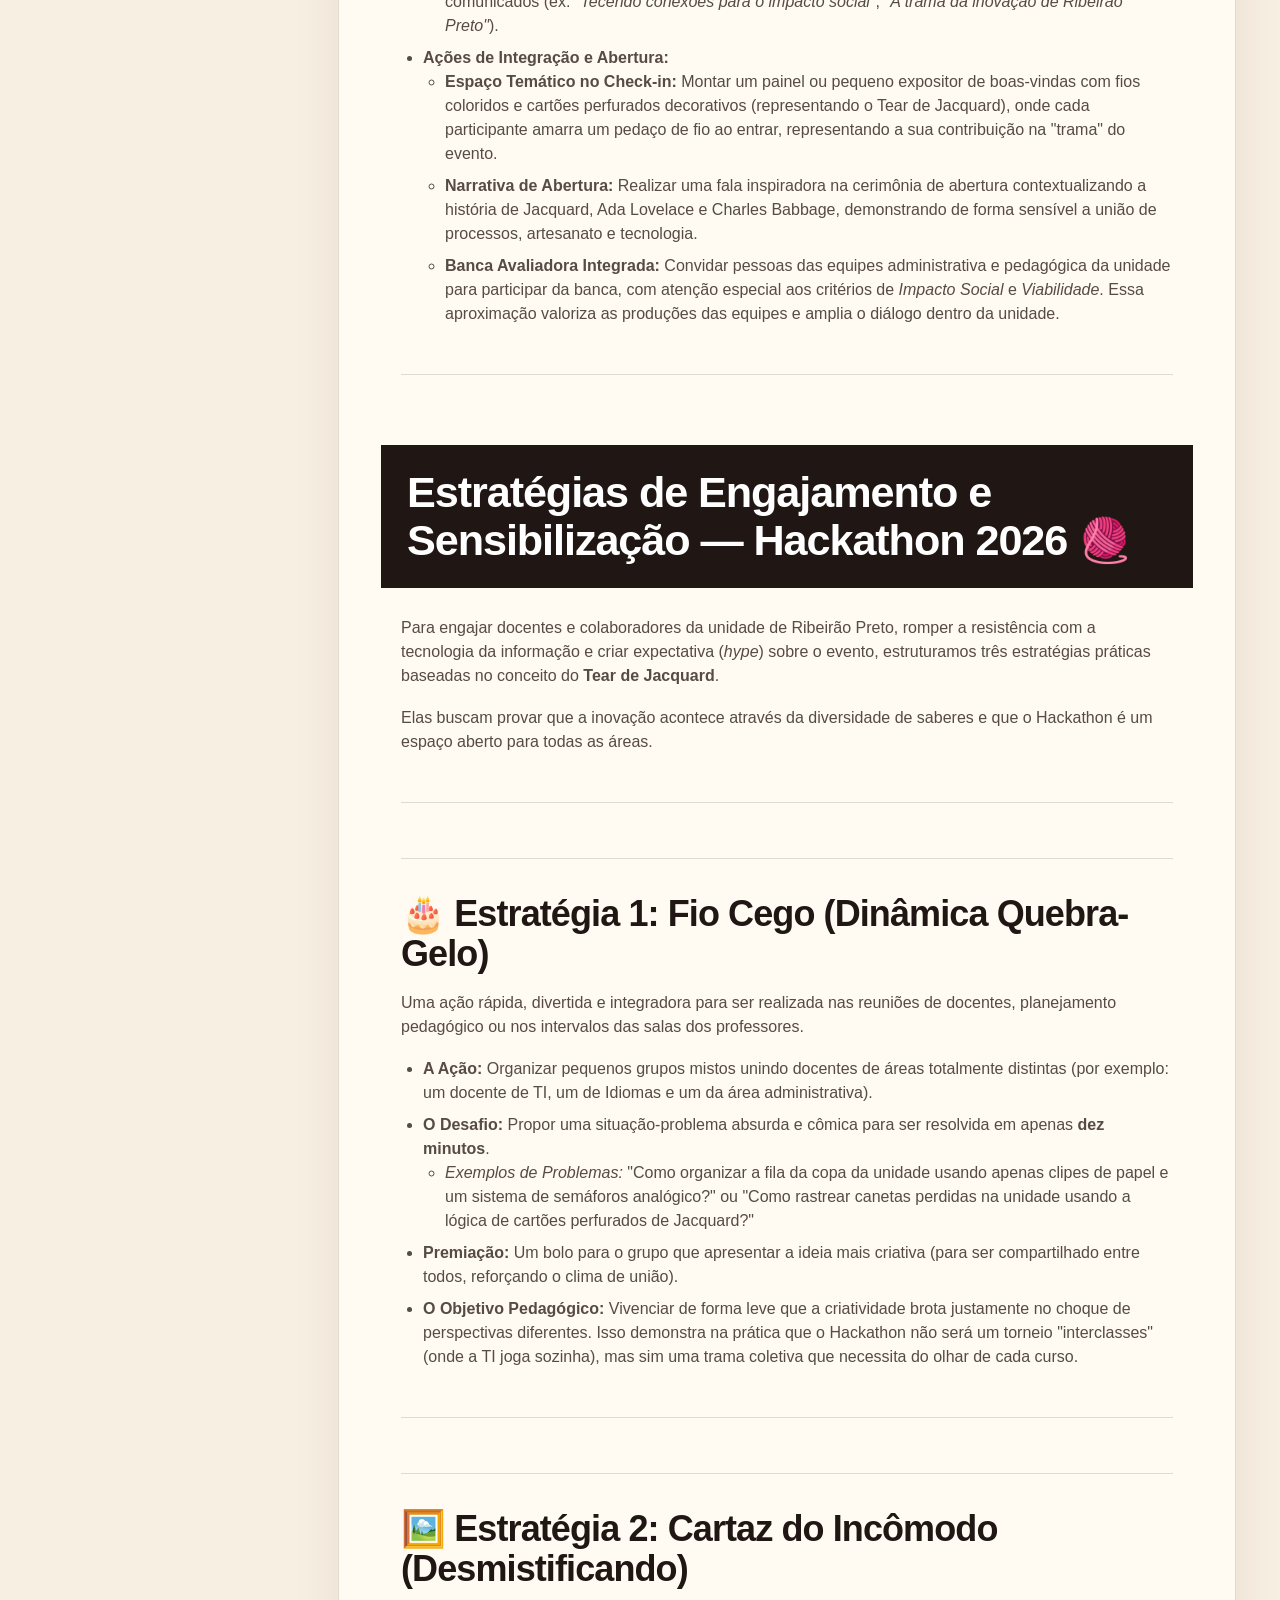
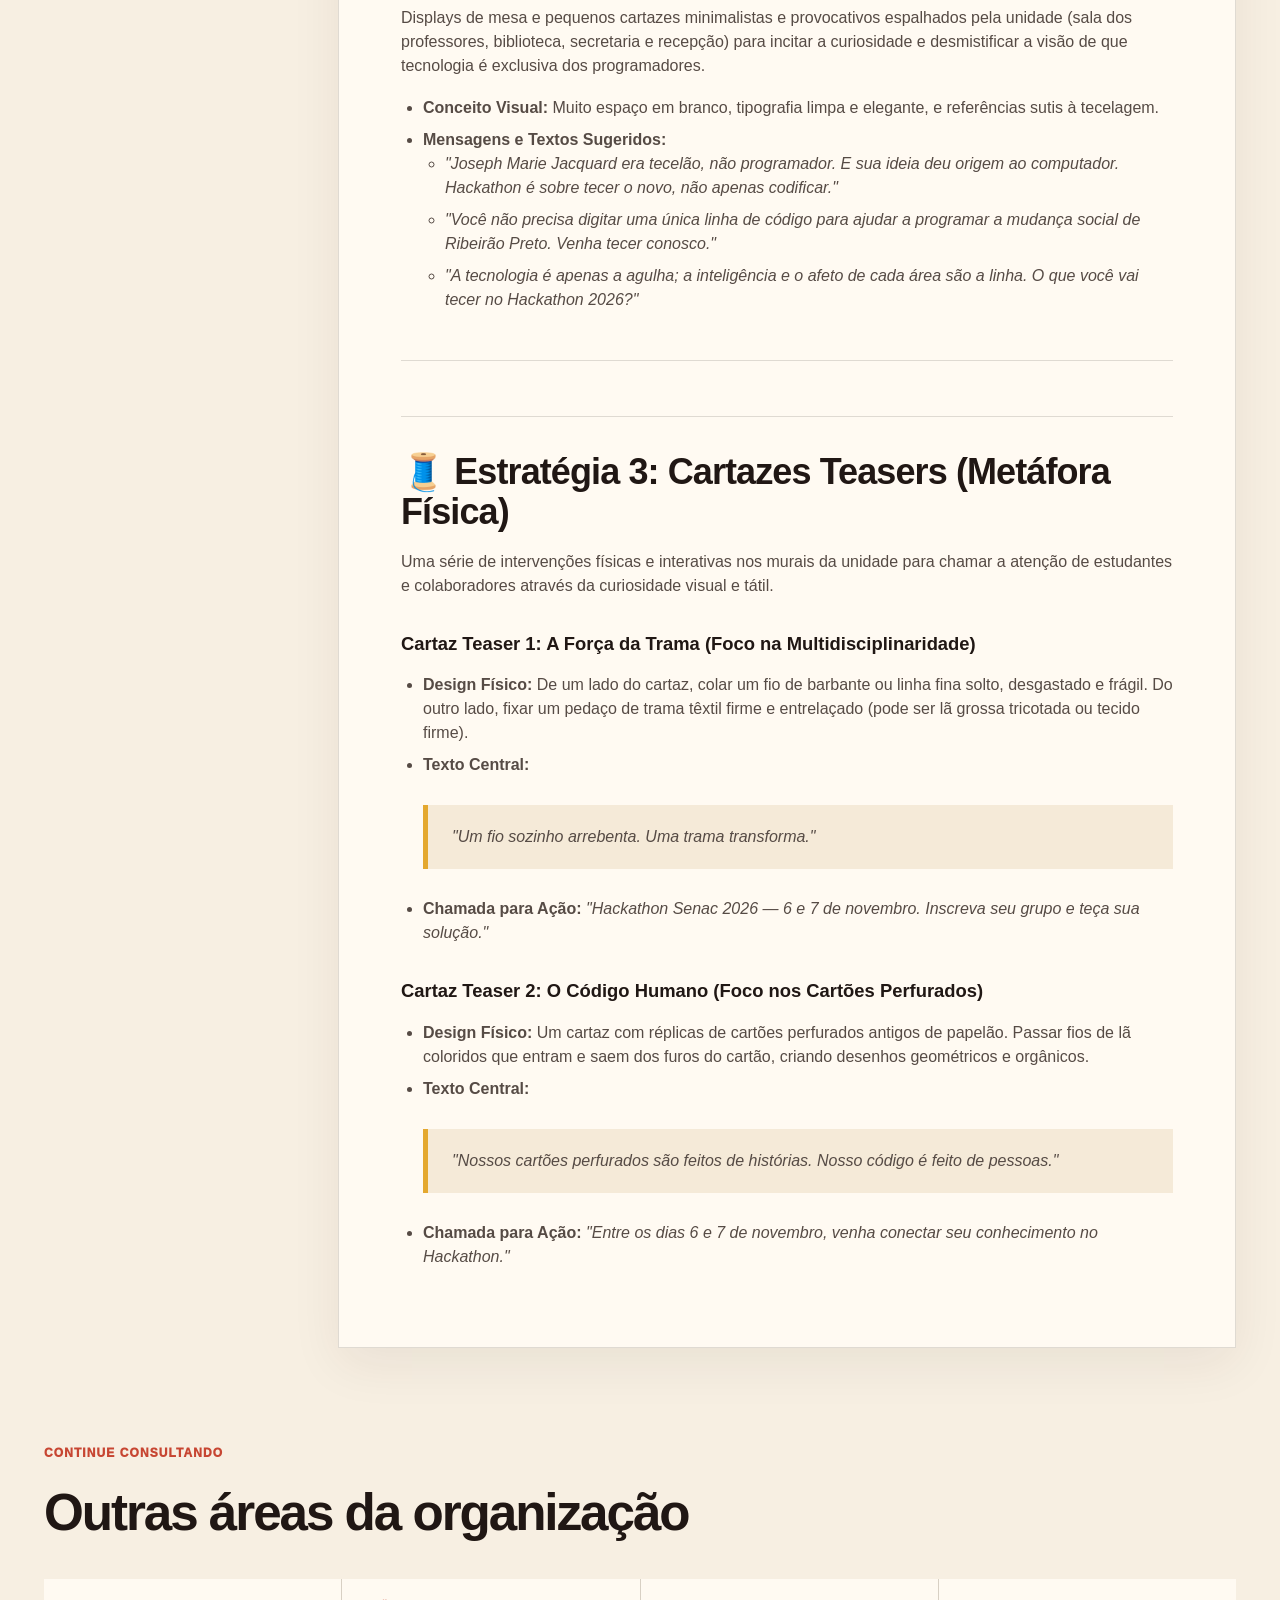
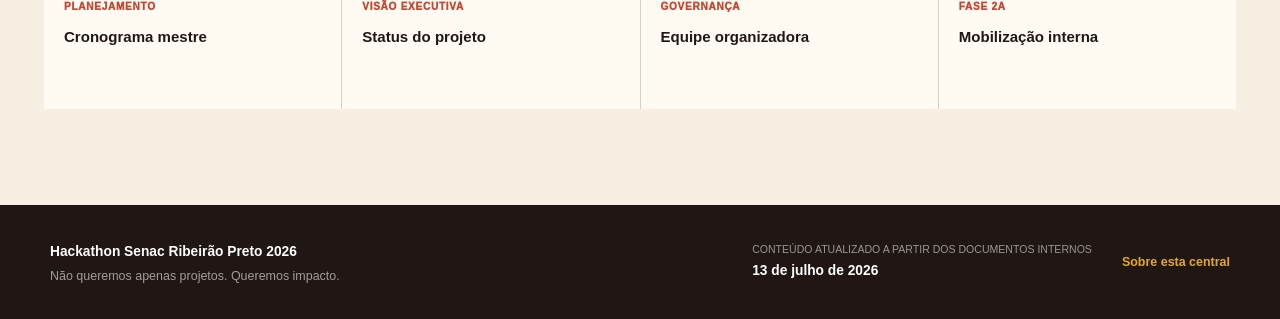
<file: tematica.html>
<!doctype html>
<html lang="pt-BR">
  <head>
    <meta charset="utf-8">
    <meta name="viewport" content="width=device-width, initial-scale=1">
    <meta name="description" content="A narrativa oficial do evento, suas metáforas e estratégias de sensibilização.">
    <title>O Tear de Jacquard | Hackathon Senac Ribeirão Preto 2026</title>
    <link rel="stylesheet" href="styles.css">
  </head>
  <body class="content-page">
    <a class="skip-link" href="#conteudo">Ir para o conteúdo</a>
    <header class="topbar">
      <a class="brand" href="index.html" aria-label="Ir para a visão geral">
        <span class="brand-mark" aria-hidden="true">H</span>
        <span><strong>Hackathon 2026</strong><small>Central da organização</small></span>
      </a>
      <nav class="nav" aria-label="Navegação principal">
          <a href="index.html">Visão geral</a>
          <a href="status.html">Status</a>
          <a href="cronograma.html">Cronograma</a>
          <a href="mobilizacao-interna.html">Mobilização</a>
          <a href="jornada-participante.html">Jornada</a>
          <a href="index.html#documentos" class="active" aria-current="page">Biblioteca</a>
      </nav>
      <a class="topbar-action" href="projeto.html">Projeto do evento</a>
      <details class="mobile-menu">
        <summary>Menu</summary>
        <nav class="mobile-menu-panel" aria-label="Navegação principal em telas menores">
            <a href="index.html">Visão geral</a>
            <a href="status.html">Status</a>
            <a href="equipe.html">Equipe organizadora</a>
            <a href="cronograma.html">Cronograma</a>
            <a href="mobilizacao-interna.html">Mobilização interna</a>
            <a href="jornada-participante.html">Jornada do participante</a>
            <a href="projeto.html">Projeto</a>
            <a href="regulamento.html">Regulamento</a>
            <a href="trilhas.html">Trilhas</a>
            <a href="tarefas.html">Tarefas</a>
            <a href="tematica.html" class="active" aria-current="page">Temática</a>
            <a href="fundamentos.html">Fundamentos</a>
            <a href="portal.html">Sobre esta central</a>
        </nav>
      </details>
    </header>
    <main id="conteudo" class="page-main">
      <header class="page-hero">
        <div>
          <p class="eyebrow">Temática e engajamento</p>
          <h1>O Tear de Jacquard</h1>
          <p>A narrativa oficial do evento, suas metáforas e estratégias de sensibilização.</p>
        </div>
        <dl>
          <div><dt>Evento</dt><dd>6 e 7 de novembro</dd></div>
          <div><dt>Atualização</dt><dd>13 de julho de 2026</dd></div>
        </dl>
      </header>
      <div class="page-layout">
        <aside class="page-toc" aria-label="Nesta página">
          <span>Nesta página</span>
          <nav><a href="#tear-de-jacquard">Temática Oficial: O Tear de Jacquard — Entrelaçando Tecnologias, Pessoas e Impacto 🧶💻</a>
              <a href="#tear-de-jacquard-introducao-e-filosofia-do-tema">🌟 Introdução e Filosofia do Tema</a>
              <a href="#tear-de-jacquard-a-origem-historica-a-ponte-entre-o-artesanato-e-o-codigo">📜 A Origem Histórica: A Ponte entre o Artesanato e o Código</a>
              <a href="#tear-de-jacquard-as-metaforas-do-tear-nossas-pontes-de-empatia">🎨 As Metáforas do Tear (Nossas Pontes de Empatia)</a>
              <a href="#tear-de-jacquard-o-fio-singular-e-a-trama-coletiva-colaboracao-e-comunicacao" class="toc-subitem">1. O Fio Singular e a Trama Coletiva (Colaboração e Comunicação)</a>
              <a href="#tear-de-jacquard-os-cartoes-perfurados-e-a-programacao-do-cuidado" class="toc-subitem">2. Os Cartões Perfurados e a Programação do Cuidado</a>
              <a href="#tear-de-jacquard-a-urdidura-e-a-trama-interdisciplinaridade" class="toc-subitem">3. A Urdidura e a Trama (Interdisciplinaridade)</a>
              <a href="#tear-de-jacquard-tecendo-o-belo-o-justo-e-o-bom-atitude-sustentavel" class="toc-subitem">4. Tecendo o Belo, o Justo e o Bom (Atitude Sustentável)</a>
              <a href="#tear-de-jacquard-aplicacao-pratica-da-tematica-no-evento">🏷️ Aplicação Prática da Temática no Evento</a>
              <a href="#ideias-engajamento">Estratégias de Engajamento e Sensibilização — Hackathon 2026 🧶</a>
              <a href="#ideias-engajamento-estrategia-1-fio-cego-dinamica-quebra-gelo">🎂 Estratégia 1: Fio Cego (Dinâmica Quebra-Gelo)</a>
              <a href="#ideias-engajamento-estrategia-2-cartaz-do-incomodo-desmistificando">🖼️ Estratégia 2: Cartaz do Incômodo (Desmistificando)</a>
              <a href="#ideias-engajamento-estrategia-3-cartazes-teasers-metafora-fisica">🧵 Estratégia 3: Cartazes Teasers (Metáfora Física)</a>
              <a href="#ideias-engajamento-cartaz-teaser-1-a-forca-da-trama-foco-na-multidisciplinaridade" class="toc-subitem">Cartaz Teaser 1: A Força da Trama (Foco na Multidisciplinaridade)</a>
              <a href="#ideias-engajamento-cartaz-teaser-2-o-codigo-humano-foco-nos-cartoes-perfurados" class="toc-subitem">Cartaz Teaser 2: O Código Humano (Foco nos Cartões Perfurados)</a></nav>
        </aside>
        <article class="rich-content">
          <h2 id="tear-de-jacquard" class="source-title">Temática Oficial: O Tear de Jacquard — Entrelaçando Tecnologias, Pessoas e Impacto 🧶💻</h2>
<h2 id="tear-de-jacquard-introducao-e-filosofia-do-tema">🌟 Introdução e Filosofia do Tema</h2>
<p>O tema central do <strong>Hackathon Senac Ribeirão Preto 2026</strong> é inspirado no <strong>Tear de Jacquard</strong>.</p>
<p>Essa escolha tem como propósito construir pontes de empatia e diálogo em nossa unidade. Reconhecemos que a tecnologia da informação, muitas vezes, é vista de forma fria ou distante por alguns setores, gerando resistência. Ao resgatarmos a imagem do tear — um instrumento tradicional, artesanal e profundamente humano —, conectamos a origem da própria computação com o fazer manual.</p>
<p>O Tear de Jacquard nos lembra que a tecnologia não nasceu para nos isolar ou burocratizar processos, mas para nos ajudar a tecer, coletivamente, soluções que tornem a nossa realidade mais bela, justa e boa.</p>
<hr />
<h2 id="tear-de-jacquard-a-origem-historica-a-ponte-entre-o-artesanato-e-o-codigo">📜 A Origem Histórica: A Ponte entre o Artesanato e o Código</h2>
<p>Em 1804, o tecelão francês Joseph Marie Jacquard inventou um mecanismo que revolucionou a produção de tecidos: um tear automatizado controlado por <strong>cartões perfurados</strong>. Cada furo no cartão instruía as agulhas a levantarem ou abaixarem fios específicos, criando padrões complexos de tecelagem (como o famoso tecido Jacquard) de forma repetível.</p>
<p>Essa invenção é considerada a <strong>primeira forma de programação e armazenamento de dados da história</strong>. Anos mais tarde, Ada Lovelace e Charles Babbage inspiraram-se nos cartões de Jacquard para projetar a Máquina Analítica, a ancestral do computador moderno. Como escreveu Ada Lovelace de forma poética:</p>
<blockquote>
<p><em>&quot;A máquina analítica tece padrões algébricos assim como o tear de Jacquard tece flores e folhas.&quot;</em></p>
</blockquote>
<p>O tear é o ponto exato onde a lógica computacional e a arte manual se dão as mãos. Ele prova que a programação nada mais é do que uma nova ferramenta de artesanato voltada para criar impacto social.</p>
<hr />
<h2 id="tear-de-jacquard-as-metaforas-do-tear-nossas-pontes-de-empatia">🎨 As Metáforas do Tear (Nossas Pontes de Empatia)</h2>
<p>Utilizaremos quatro metáforas centrais do tear para orientar o ethos do nosso evento:</p>
<h3 id="tear-de-jacquard-o-fio-singular-e-a-trama-coletiva-colaboracao-e-comunicacao">1. O Fio Singular e a Trama Coletiva (Colaboração e Comunicação)</h3>
<ul>
<li><strong>A Metáfora:</strong> Um único fio de linha é frágil, fácil de romper e limitado em sua extensão. No entanto, quando entrelaçado horizontalmente (trama) e verticalmente (urdidura) com outros fios, ele se transforma em uma peça de tecido forte, quente e resistente.</li>
<li><strong>A Aplicação:</strong> Nenhuma pessoa ou curso resolve os desafios da sociedade de forma isolada. O Hackathon não é uma competição individual, mas o entrelaçamento de talentos. Juntos, os estudantes das áreas de TI, Gestão, Design e Saúde formam uma trama indestrutível.</li>
</ul>
<h3 id="tear-de-jacquard-os-cartoes-perfurados-e-a-programacao-do-cuidado">2. Os Cartões Perfurados e a Programação do Cuidado</h3>
<ul>
<li><strong>A Metáfora:</strong> Os cartões perfurados eram códigos de controle, mas seu resultado final era uma tapeçaria rica e harmônica. O código é apenas o meio; o fim é a beleza e a utilidade do tecido.</li>
<li><strong>A Aplicação:</strong> A tecnologia (computadores, códigos, sistemas) é o cartão perfurado do nosso tempo. Ela só tem valor quando direcionada para criar soluções de impacto que acolham e facilitem a vida das pessoas. Programar é, em essência, estruturar o cuidado e a acessibilidade.</li>
</ul>
<h3 id="tear-de-jacquard-a-urdidura-e-a-trama-interdisciplinaridade">3. A Urdidura e a Trama (Interdisciplinaridade)</h3>
<ul>
<li><strong>A Metáfora:</strong> Na tecelagem, a <strong>urdidura</strong> são os fios fixados verticalmente no tear, que dão a estrutura de sustentação. A <strong>trama</strong> são os fios que cruzam horizontalmente, criando os desenhos, cores e texturas.</li>
<li><strong>A Aplicação:</strong> A equipe pedagógica, docente e administrativa do Senac é a <em>urdidura</em> que oferece suporte e segurança. As ideias, os projetos e a diversidade de estudantes são a <em>trama</em> que colore o evento. Um não existe sem o outro.</li>
</ul>
<h3 id="tear-de-jacquard-tecendo-o-belo-o-justo-e-o-bom-atitude-sustentavel">4. Tecendo o Belo, o Justo e o Bom (Atitude Sustentável)</h3>
<ul>
<li><strong>A Metáfora:</strong> O tear tradicional é sustentável, aproveita retalhos e fios que sobraram, dando-lhes utilidade e valor estético através da economia circular.</li>
<li><strong>A Aplicação:</strong> As soluções criadas no Hackathon devem focar no desenvolvimento comunitário, na inclusão das pessoas e no respeito ao meio ambiente local. Queremos usar nossos recursos tecnológicos para tecer um futuro mais justo.</li>
</ul>
<hr />
<h2 id="tear-de-jacquard-aplicacao-pratica-da-tematica-no-evento">🏷️ Aplicação Prática da Temática no Evento</h2>
<p>Para envolver e gerar empatia em toda a unidade de Ribeirão Preto, a temática do Tear de Jacquard estará presente nos seguintes elementos:</p>
<ul>
<li><strong>Identidade Visual e Comunicação:</strong>
<ul>
<li>Uso de texturas de tecidos, linhas entrelaçadas e furos de cartões antigos nos materiais gráficos.</li>
<li>Paleta de cores acolhedora, mesclando tons terrosos e naturais (representando o tear de madeira e o artesanato) com detalhes modernos em neon (representando a tecnologia).</li>
</ul>
</li>
<li><strong>Nomenclatura e Comunicação:</strong>
<ul>
<li>Manter os termos oficiais padrão (<strong>Equipes/Participantes</strong>, <strong>Mentores</strong>, <strong>Espaço de Ideação/Desenvolvimento</strong> e <strong>Oficinas</strong>) para clareza e profissionalismo.</li>
<li>Utilizar referências ao tear de forma inspiracional nos slogans, títulos de comunicações e comunicados (ex: <em>&quot;Tecendo conexões para o impacto social&quot;</em>, <em>&quot;A trama da inovação de Ribeirão Preto&quot;</em>).</li>
</ul>
</li>
<li><strong>Ações de Integração e Abertura:</strong>
<ul>
<li><strong>Espaço Temático no Check-in:</strong> Montar um painel ou pequeno expositor de boas-vindas com fios coloridos e cartões perfurados decorativos (representando o Tear de Jacquard), onde cada participante amarra um pedaço de fio ao entrar, representando a sua contribuição na &quot;trama&quot; do evento.</li>
<li><strong>Narrativa de Abertura:</strong> Realizar uma fala inspiradora na cerimônia de abertura contextualizando a história de Jacquard, Ada Lovelace e Charles Babbage, demonstrando de forma sensível a união de processos, artesanato e tecnologia.</li>
<li><strong>Banca Avaliadora Integrada:</strong> Convidar pessoas das equipes administrativa e pedagógica da unidade para participar da banca, com atenção especial aos critérios de <em>Impacto Social</em> e <em>Viabilidade</em>. Essa aproximação valoriza as produções das equipes e amplia o diálogo dentro da unidade.</li>
</ul>
</li>
</ul>

<hr class="source-divider">
<h2 id="ideias-engajamento" class="source-title">Estratégias de Engajamento e Sensibilização — Hackathon 2026 🧶</h2>
<p>Para engajar docentes e colaboradores da unidade de Ribeirão Preto, romper a resistência com a tecnologia da informação e criar expectativa (<em>hype</em>) sobre o evento, estruturamos três estratégias práticas baseadas no conceito do <strong>Tear de Jacquard</strong>.</p>
<p>Elas buscam provar que a inovação acontece através da diversidade de saberes e que o Hackathon é um espaço aberto para todas as áreas.</p>
<hr />
<h2 id="ideias-engajamento-estrategia-1-fio-cego-dinamica-quebra-gelo">🎂 Estratégia 1: Fio Cego (Dinâmica Quebra-Gelo)</h2>
<p>Uma ação rápida, divertida e integradora para ser realizada nas reuniões de docentes, planejamento pedagógico ou nos intervalos das salas dos professores.</p>
<ul>
<li><strong>A Ação:</strong> Organizar pequenos grupos mistos unindo docentes de áreas totalmente distintas (por exemplo: um docente de TI, um de Idiomas e um da área administrativa).</li>
<li><strong>O Desafio:</strong> Propor uma situação-problema absurda e cômica para ser resolvida em apenas <strong>dez minutos</strong>.
<ul>
<li><em>Exemplos de Problemas:</em> &quot;Como organizar a fila da copa da unidade usando apenas clipes de papel e um sistema de semáforos analógico?&quot; ou &quot;Como rastrear canetas perdidas na unidade usando a lógica de cartões perfurados de Jacquard?&quot;</li>
</ul>
</li>
<li><strong>Premiação:</strong> Um bolo para o grupo que apresentar a ideia mais criativa (para ser compartilhado entre todos, reforçando o clima de união).</li>
<li><strong>O Objetivo Pedagógico:</strong> Vivenciar de forma leve que a criatividade brota justamente no choque de perspectivas diferentes. Isso demonstra na prática que o Hackathon não será um torneio &quot;interclasses&quot; (onde a TI joga sozinha), mas sim uma trama coletiva que necessita do olhar de cada curso.</li>
</ul>
<hr />
<h2 id="ideias-engajamento-estrategia-2-cartaz-do-incomodo-desmistificando">🖼️ Estratégia 2: Cartaz do Incômodo (Desmistificando)</h2>
<p>Displays de mesa e pequenos cartazes minimalistas e provocativos espalhados pela unidade (sala dos professores, biblioteca, secretaria e recepção) para incitar a curiosidade e desmistificar a visão de que tecnologia é exclusiva dos programadores.</p>
<ul>
<li><strong>Conceito Visual:</strong> Muito espaço em branco, tipografia limpa e elegante, e referências sutis à tecelagem.</li>
<li><strong>Mensagens e Textos Sugeridos:</strong>
<ul>
<li><em>&quot;Joseph Marie Jacquard era tecelão, não programador. E sua ideia deu origem ao computador. Hackathon é sobre tecer o novo, não apenas codificar.&quot;</em></li>
<li><em>&quot;Você não precisa digitar uma única linha de código para ajudar a programar a mudança social de Ribeirão Preto. Venha tecer conosco.&quot;</em></li>
<li><em>&quot;A tecnologia é apenas a agulha; a inteligência e o afeto de cada área são a linha. O que você vai tecer no Hackathon 2026?&quot;</em></li>
</ul>
</li>
</ul>
<hr />
<h2 id="ideias-engajamento-estrategia-3-cartazes-teasers-metafora-fisica">🧵 Estratégia 3: Cartazes Teasers (Metáfora Física)</h2>
<p>Uma série de intervenções físicas e interativas nos murais da unidade para chamar a atenção de estudantes e colaboradores através da curiosidade visual e tátil.</p>
<h3 id="ideias-engajamento-cartaz-teaser-1-a-forca-da-trama-foco-na-multidisciplinaridade">Cartaz Teaser 1: A Força da Trama (Foco na Multidisciplinaridade)</h3>
<ul>
<li><strong>Design Físico:</strong> De um lado do cartaz, colar um fio de barbante ou linha fina solto, desgastado e frágil. Do outro lado, fixar um pedaço de trama têxtil firme e entrelaçado (pode ser lã grossa tricotada ou tecido firme).</li>
<li><strong>Texto Central:</strong>
<blockquote>
<p><em>&quot;Um fio sozinho arrebenta. Uma trama transforma.&quot;</em></p>
</blockquote>
</li>
<li><strong>Chamada para Ação:</strong> <em>&quot;Hackathon Senac 2026 — 6 e 7 de novembro. Inscreva seu grupo e teça sua solução.&quot;</em></li>
</ul>
<h3 id="ideias-engajamento-cartaz-teaser-2-o-codigo-humano-foco-nos-cartoes-perfurados">Cartaz Teaser 2: O Código Humano (Foco nos Cartões Perfurados)</h3>
<ul>
<li><strong>Design Físico:</strong> Um cartaz com réplicas de cartões perfurados antigos de papelão. Passar fios de lã coloridos que entram e saem dos furos do cartão, criando desenhos geométricos e orgânicos.</li>
<li><strong>Texto Central:</strong>
<blockquote>
<p><em>&quot;Nossos cartões perfurados são feitos de histórias. Nosso código é feito de pessoas.&quot;</em></p>
</blockquote>
</li>
<li><strong>Chamada para Ação:</strong> <em>&quot;Entre os dias 6 e 7 de novembro, venha conectar seu conhecimento no Hackathon.&quot;</em></li>
</ul>

        </article>
      </div>
      <section class="related-pages" aria-labelledby="related-title">
        <p class="eyebrow">Continue consultando</p>
        <h2 id="related-title">Outras áreas da organização</h2>
        <div><a href="cronograma.html"><span>Planejamento</span><strong>Cronograma mestre</strong></a>
          <a href="status.html"><span>Visão executiva</span><strong>Status do projeto</strong></a>
          <a href="equipe.html"><span>Governança</span><strong>Equipe organizadora</strong></a>
          <a href="mobilizacao-interna.html"><span>Fase 2A</span><strong>Mobilização interna</strong></a></div>
      </section>
    </main>
    <footer>
      <div><strong>Hackathon Senac Ribeirão Preto 2026</strong><p>Não queremos apenas projetos. Queremos impacto.</p></div>
      <div><span>Conteúdo atualizado a partir dos documentos internos</span><strong>13 de julho de 2026</strong></div>
      <a href="portal.html">Sobre esta central</a>
    </footer>
  </body>
</html>
</file>
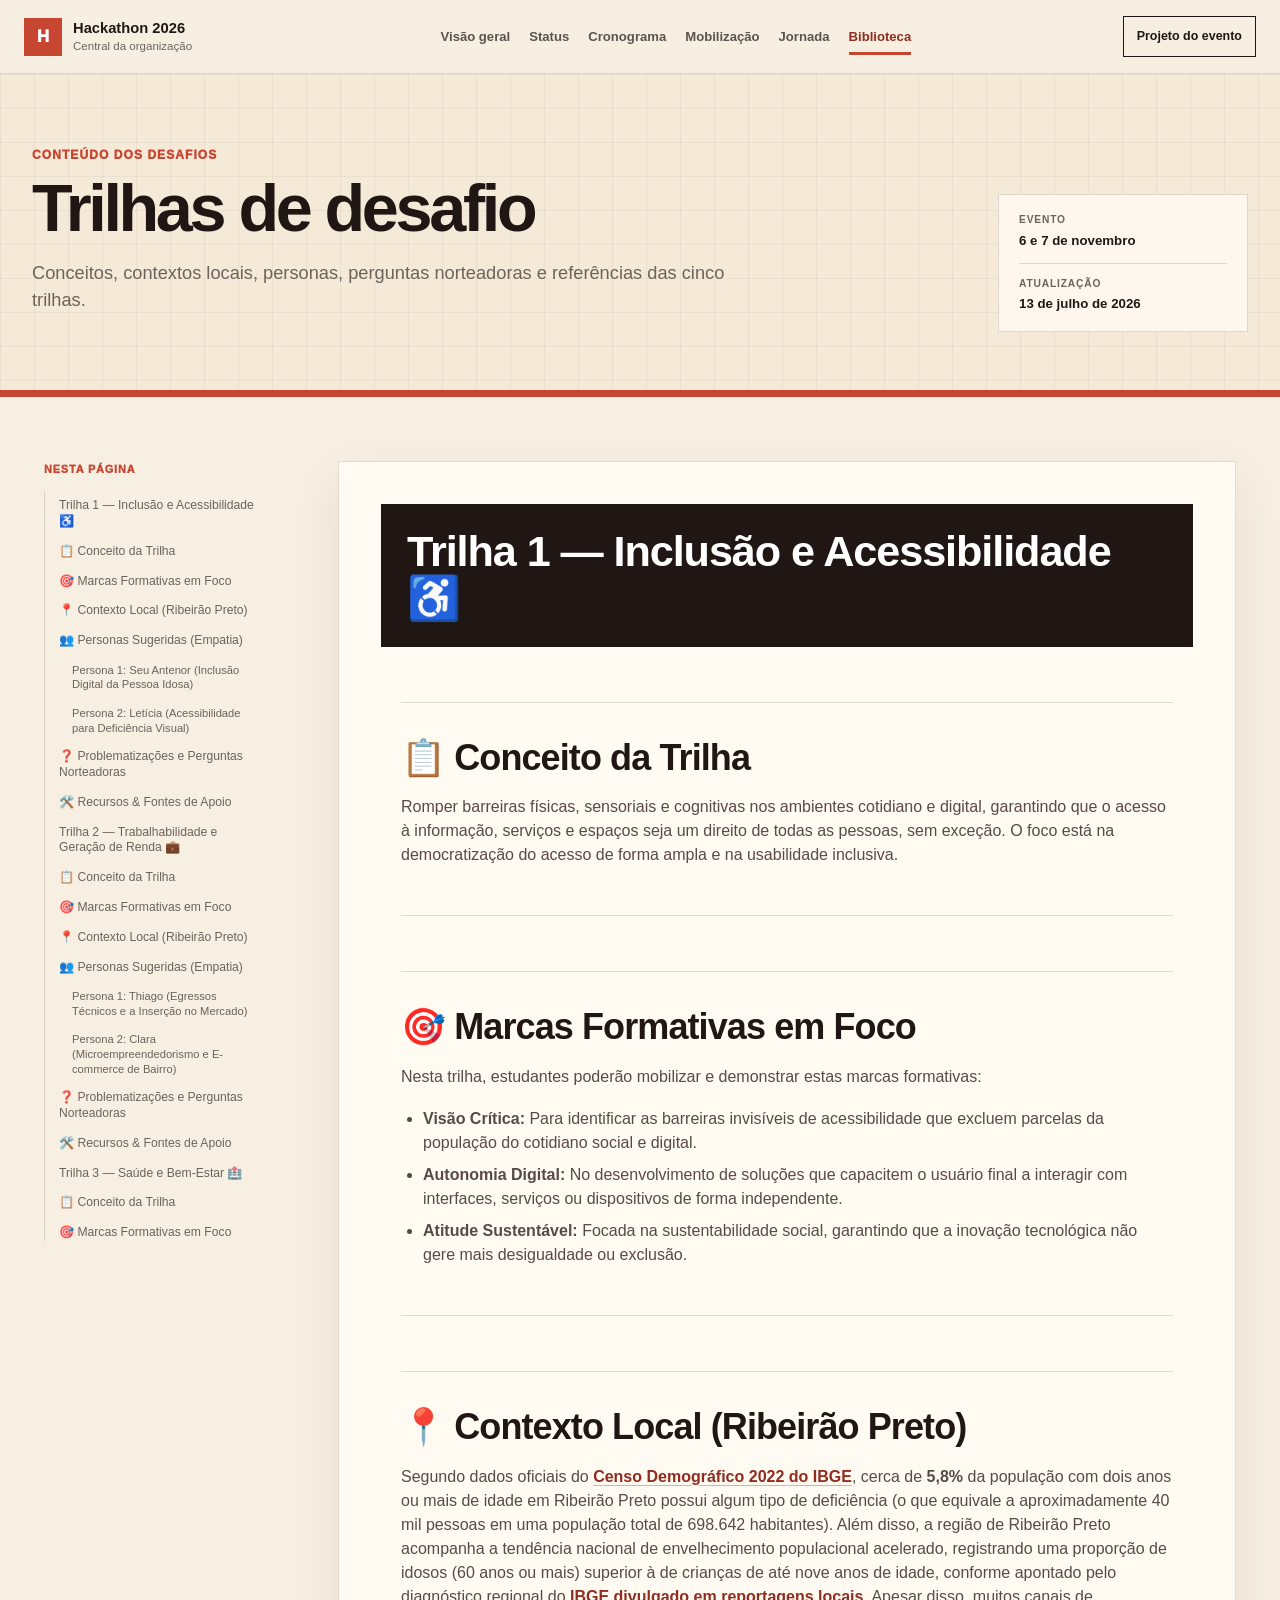
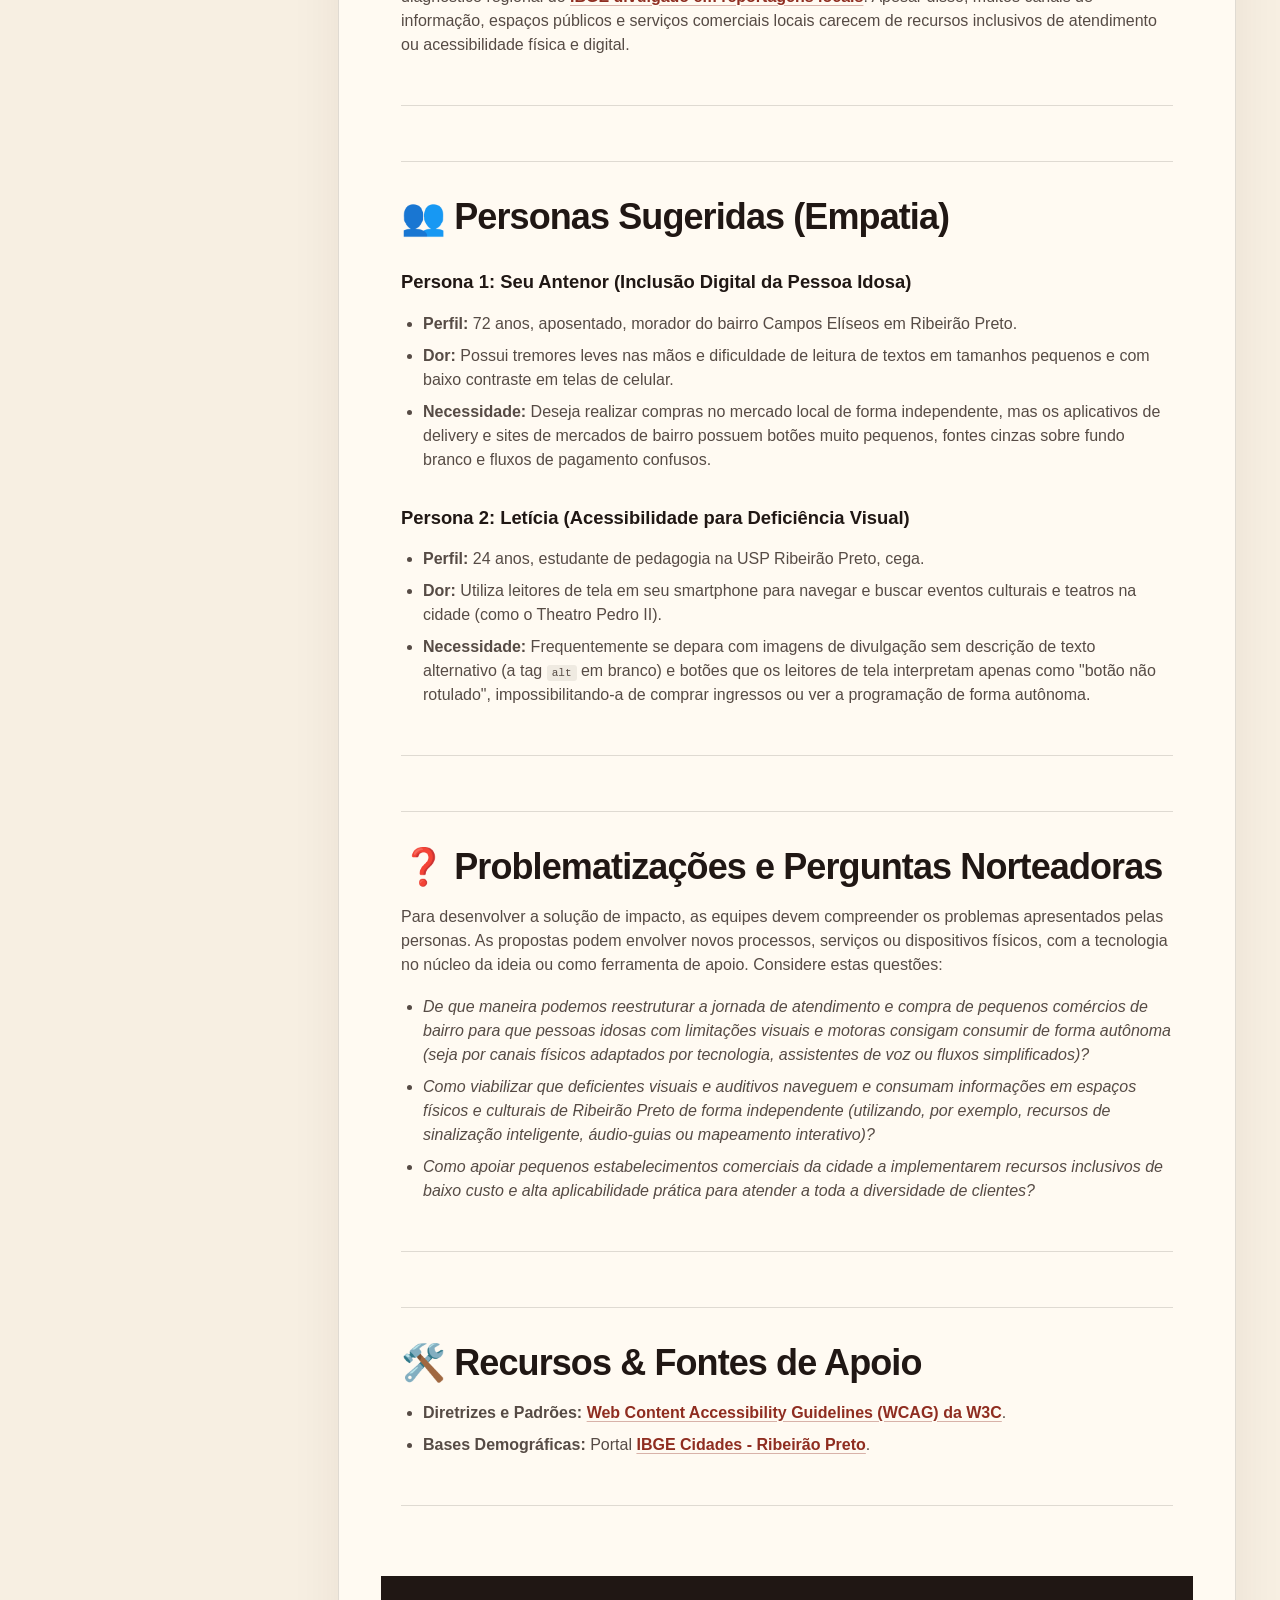
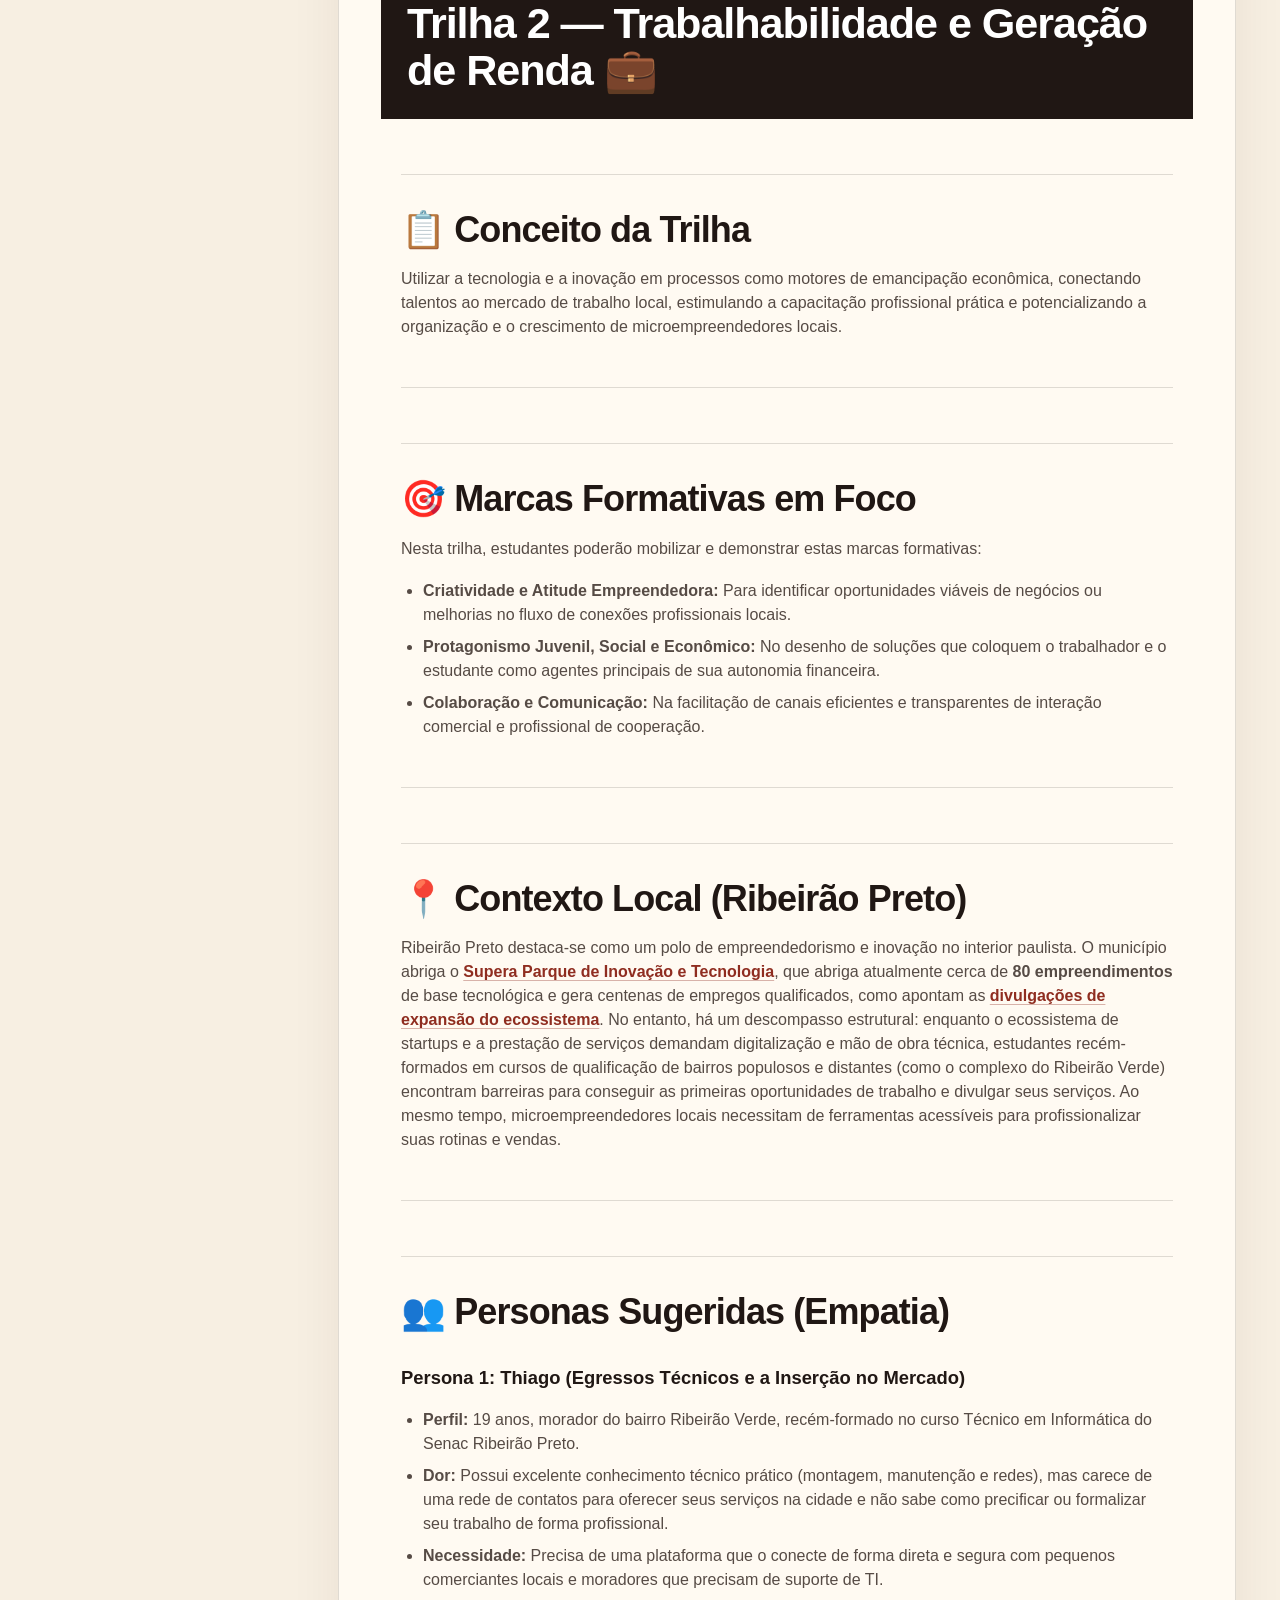
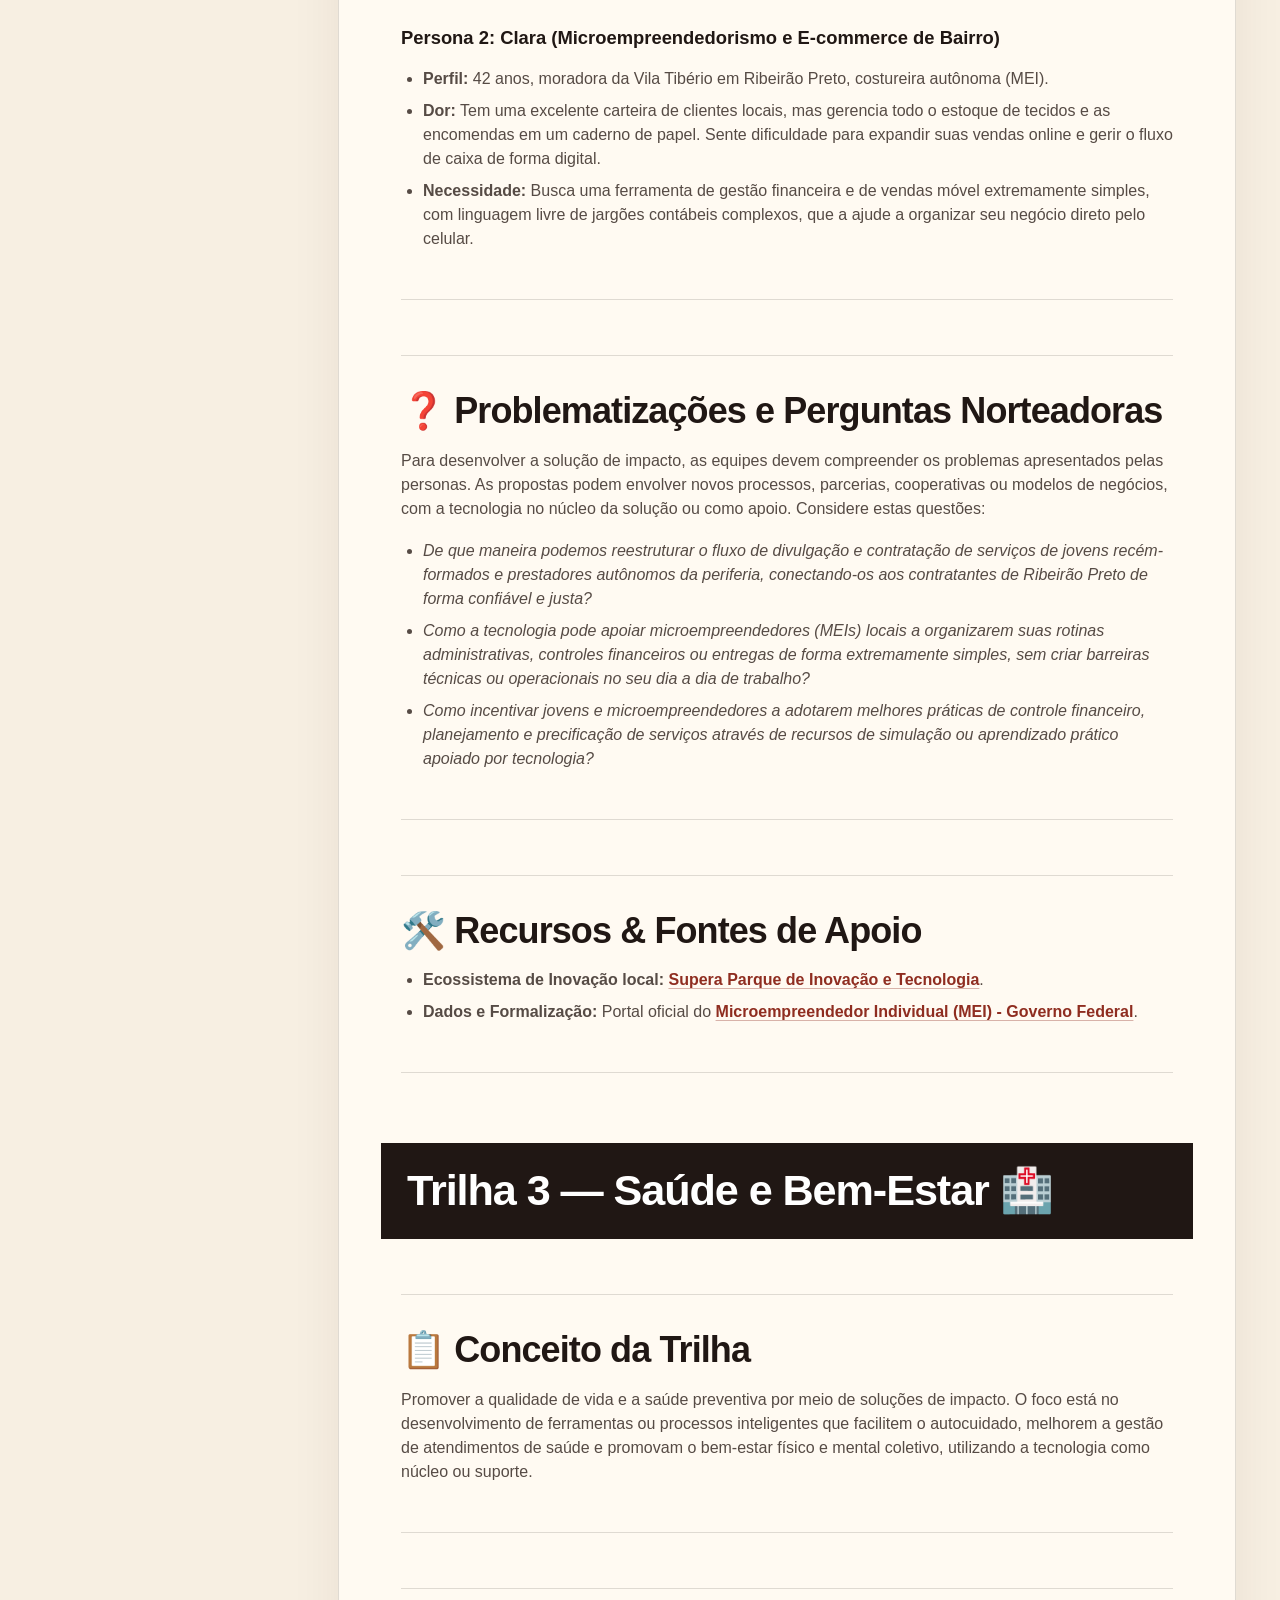
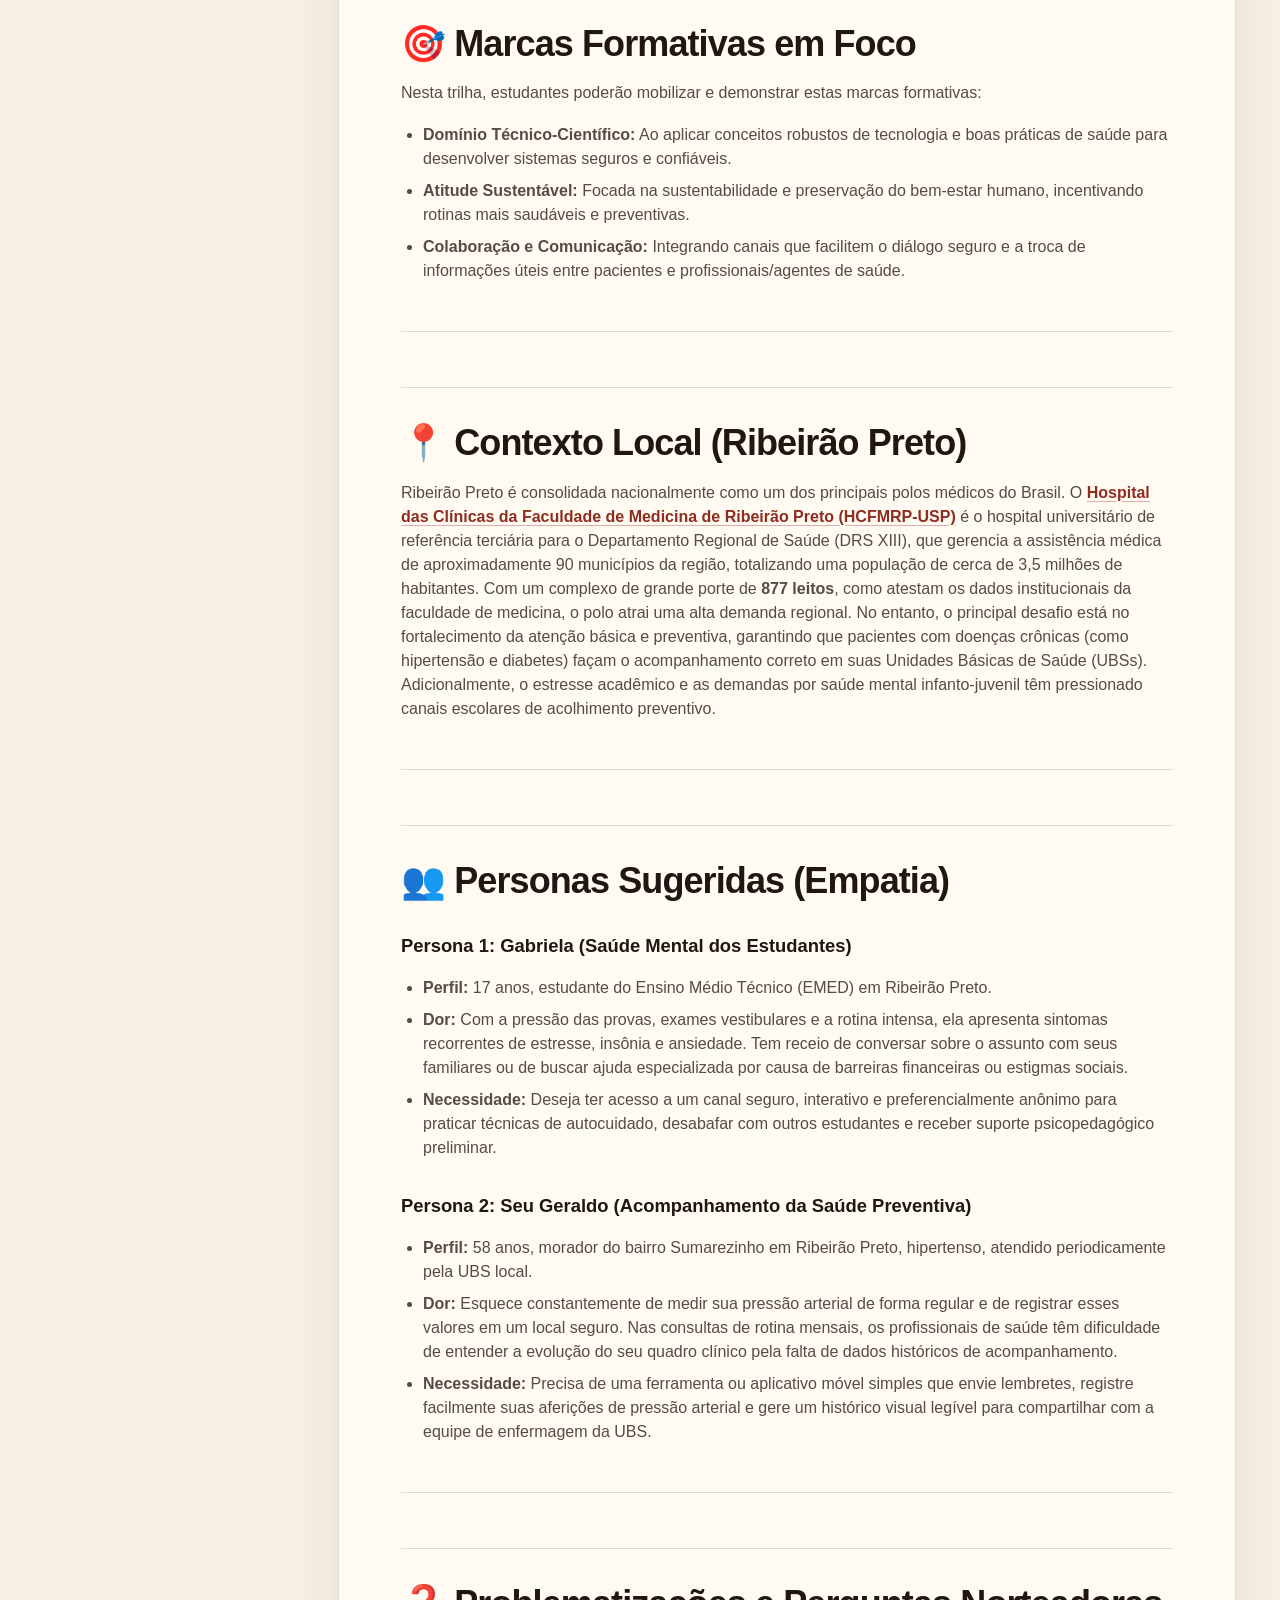
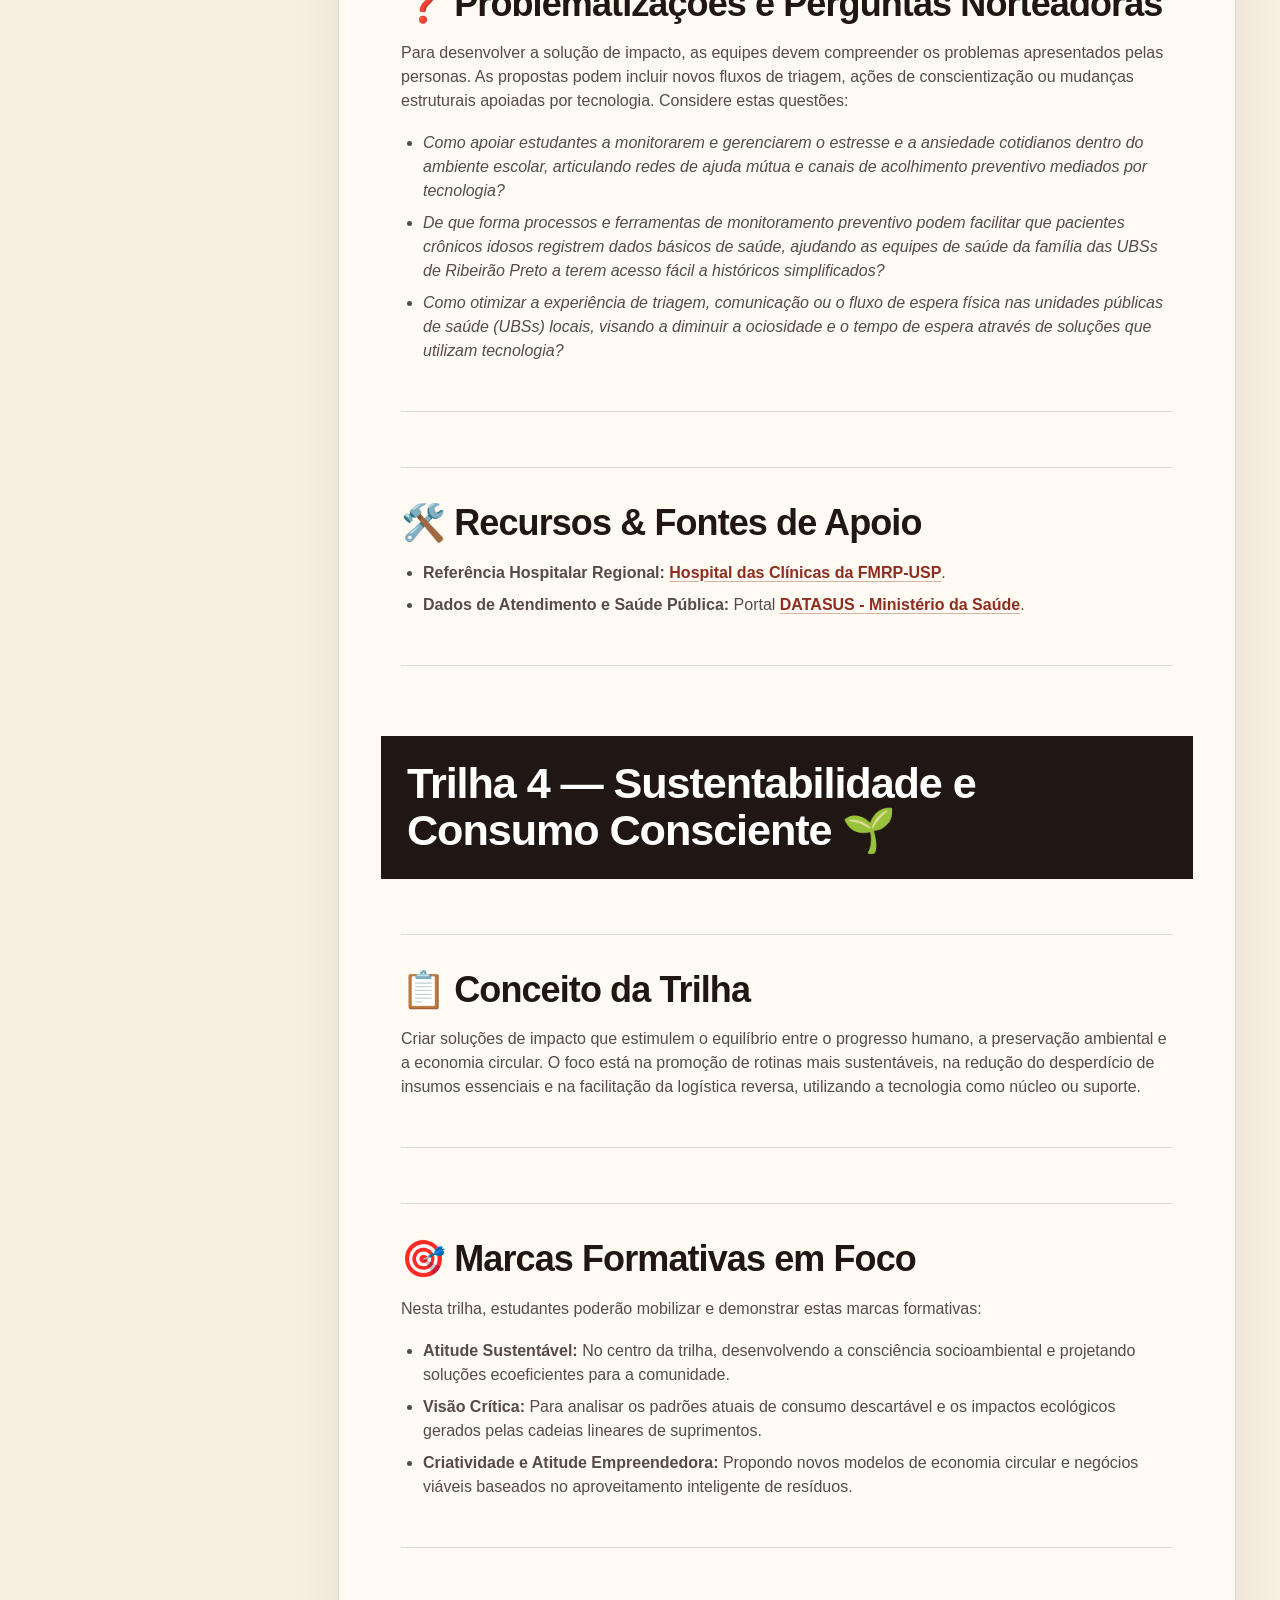
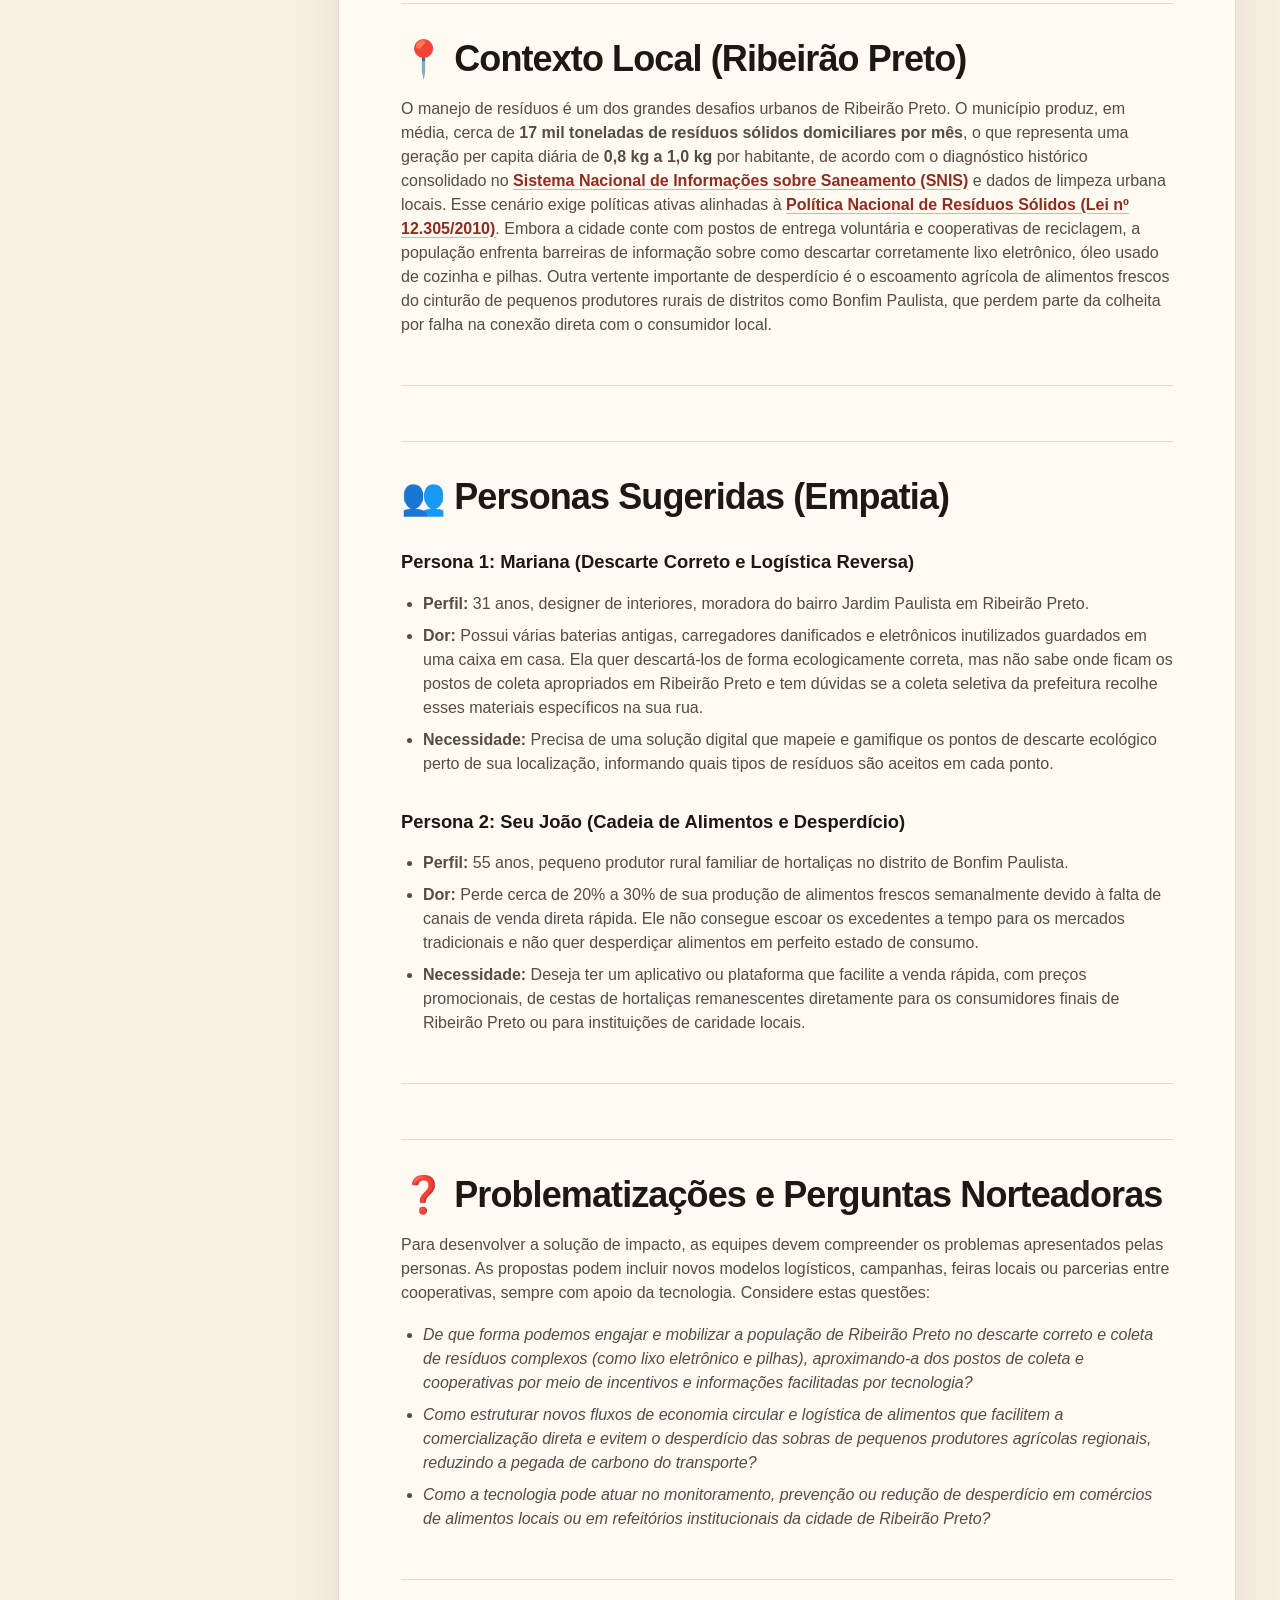
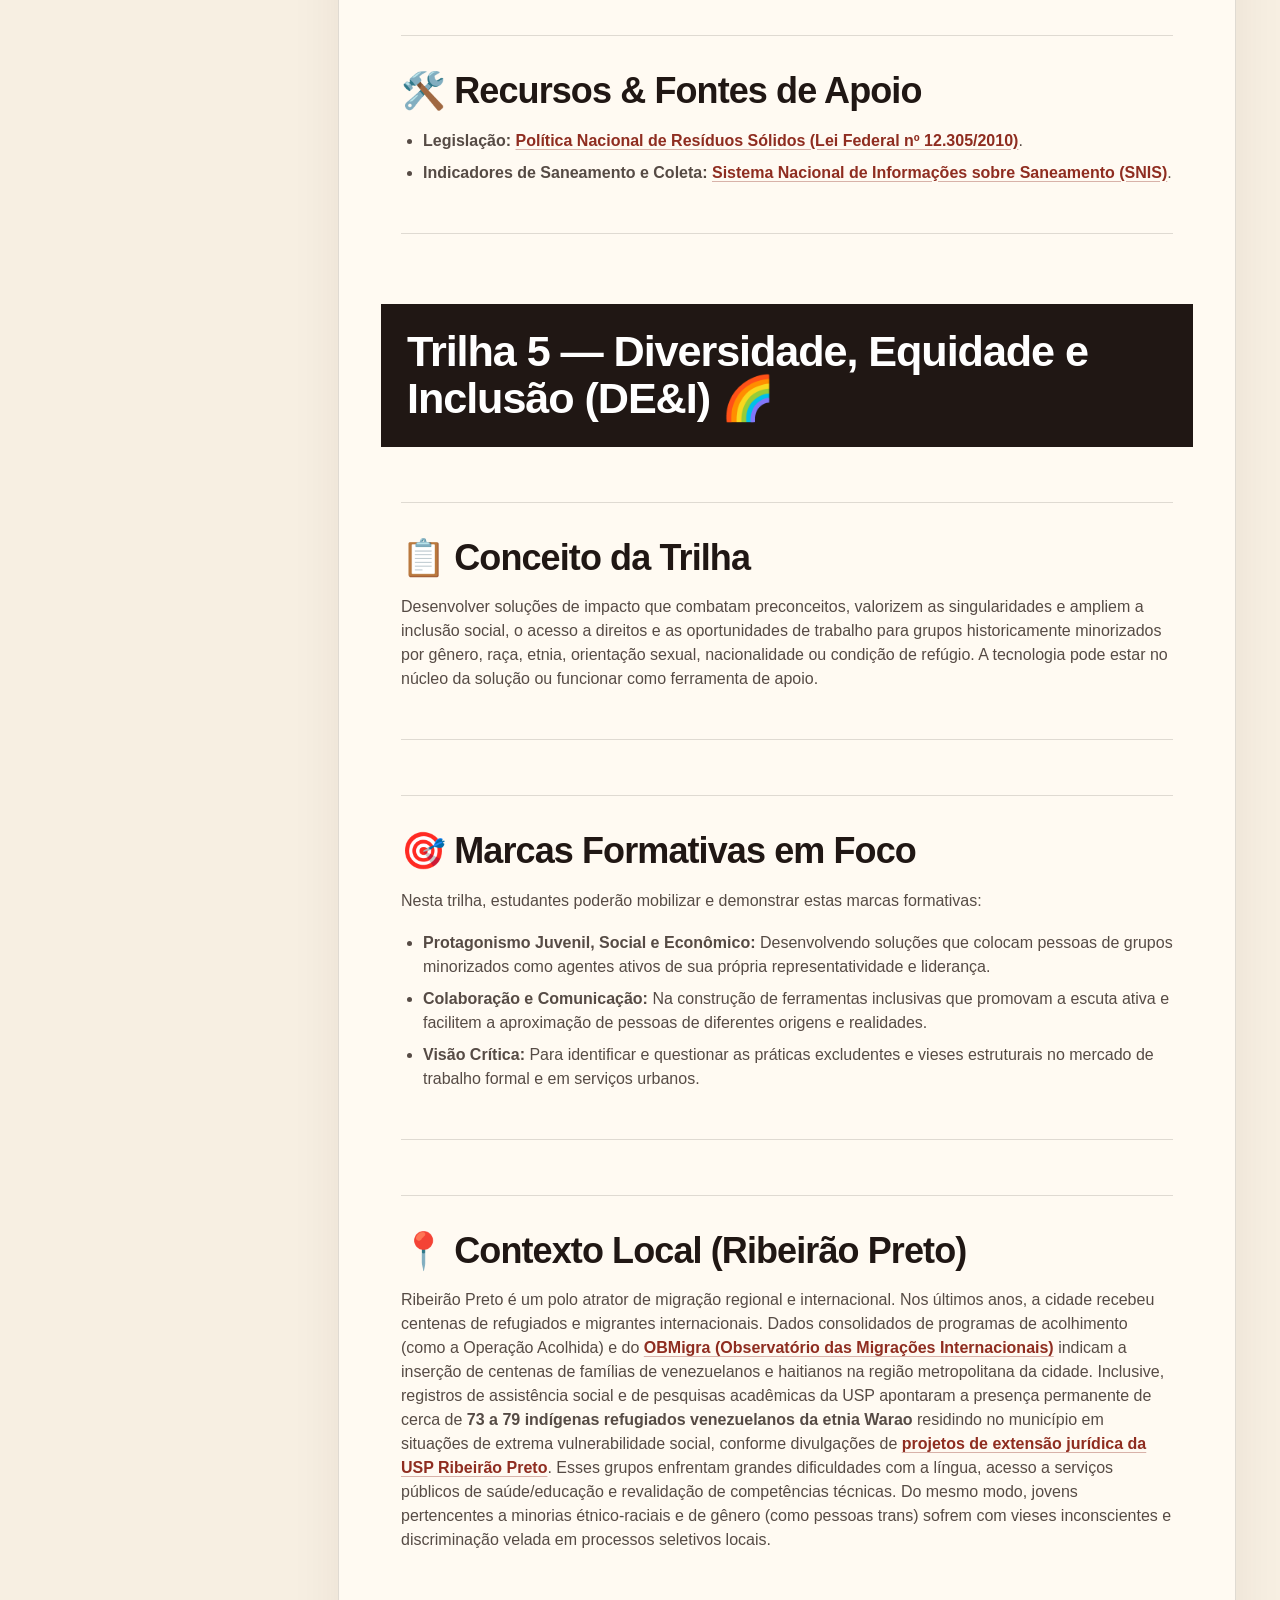
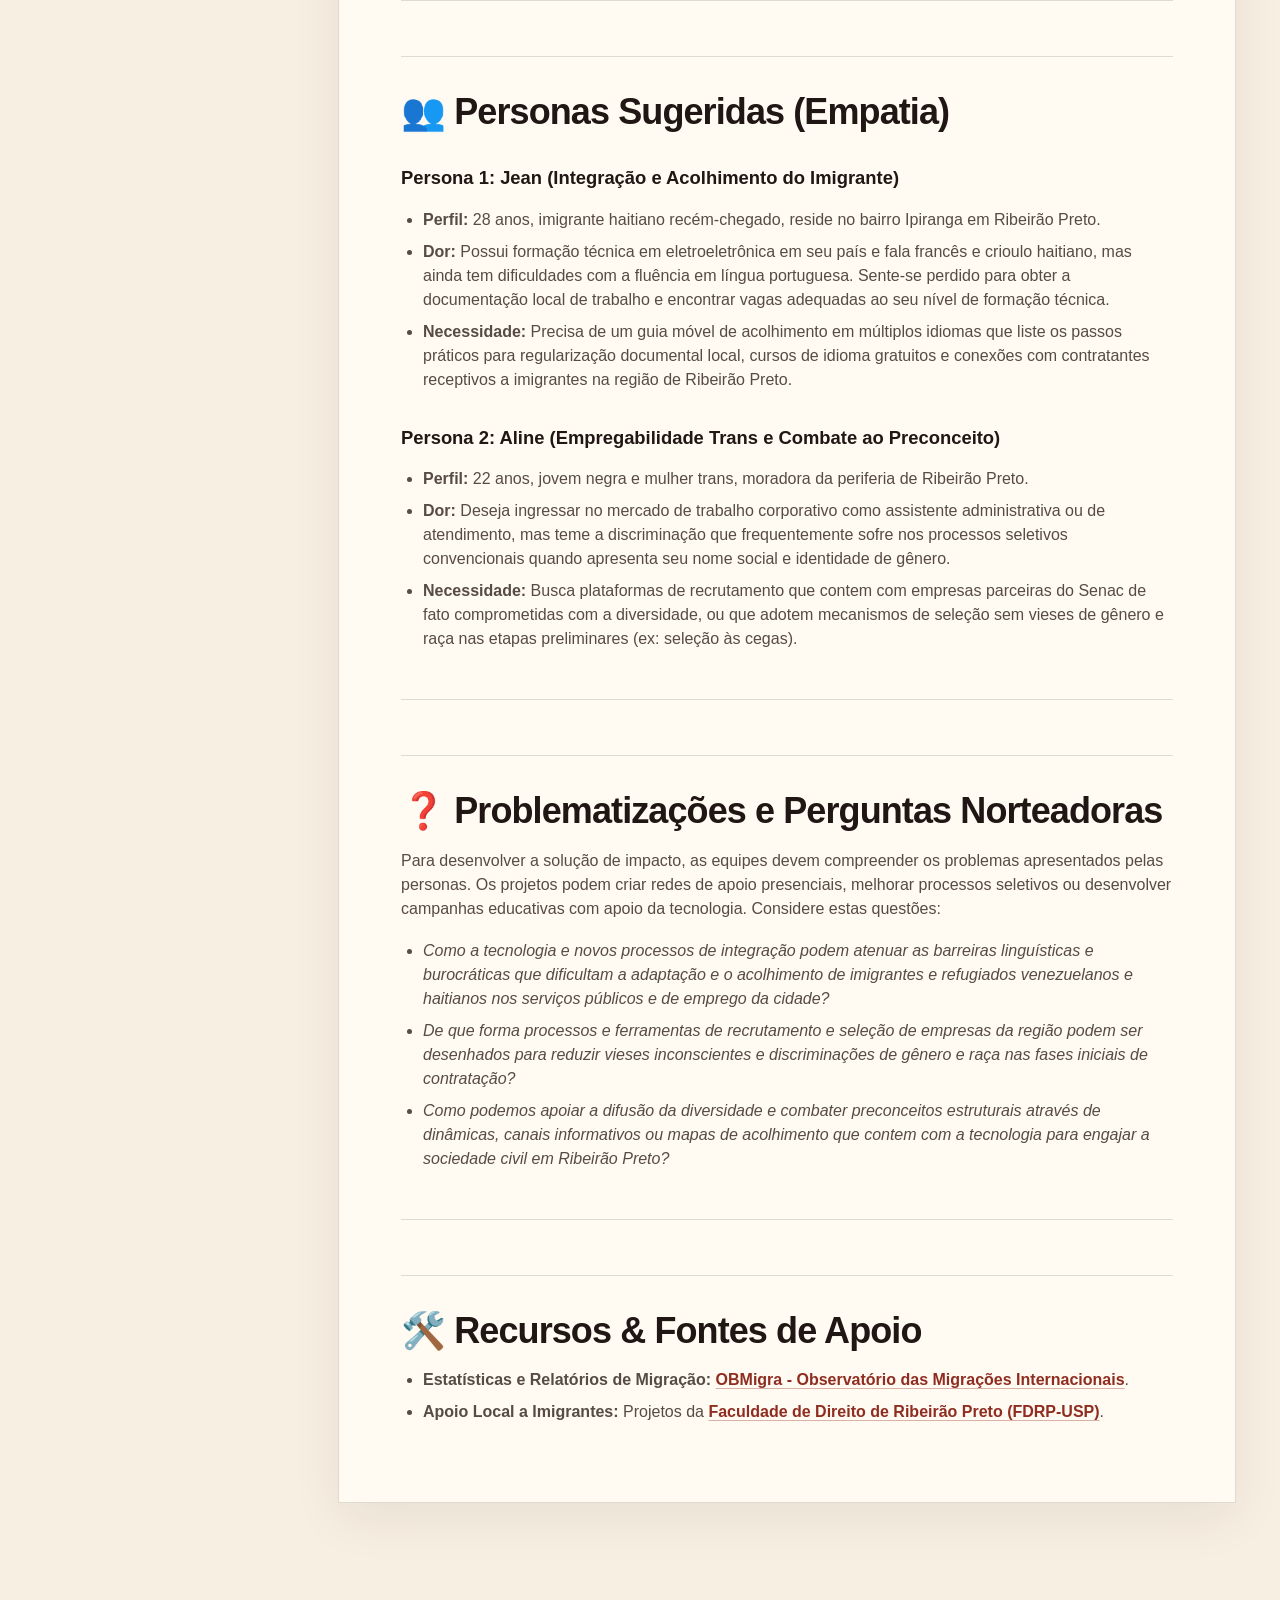
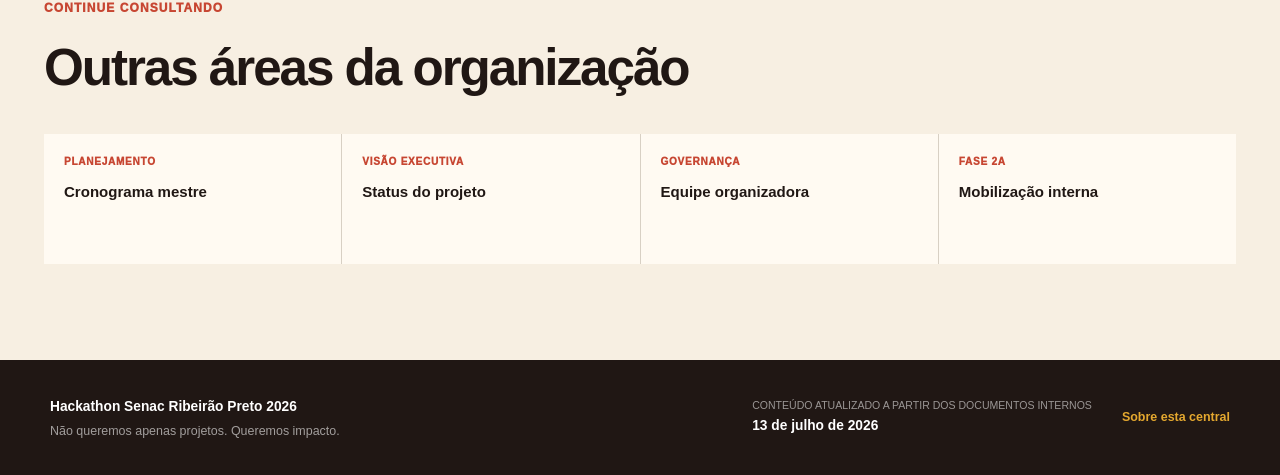
<file: trilhas.html>
<!doctype html>
<html lang="pt-BR">
  <head>
    <meta charset="utf-8">
    <meta name="viewport" content="width=device-width, initial-scale=1">
    <meta name="description" content="Conceitos, contextos locais, personas, perguntas norteadoras e referências das cinco trilhas.">
    <title>Trilhas de desafio | Hackathon Senac Ribeirão Preto 2026</title>
    <link rel="stylesheet" href="styles.css">
  </head>
  <body class="content-page">
    <a class="skip-link" href="#conteudo">Ir para o conteúdo</a>
    <header class="topbar">
      <a class="brand" href="index.html" aria-label="Ir para a visão geral">
        <span class="brand-mark" aria-hidden="true">H</span>
        <span><strong>Hackathon 2026</strong><small>Central da organização</small></span>
      </a>
      <nav class="nav" aria-label="Navegação principal">
          <a href="index.html">Visão geral</a>
          <a href="status.html">Status</a>
          <a href="cronograma.html">Cronograma</a>
          <a href="mobilizacao-interna.html">Mobilização</a>
          <a href="jornada-participante.html">Jornada</a>
          <a href="index.html#documentos" class="active" aria-current="page">Biblioteca</a>
      </nav>
      <a class="topbar-action" href="projeto.html">Projeto do evento</a>
      <details class="mobile-menu">
        <summary>Menu</summary>
        <nav class="mobile-menu-panel" aria-label="Navegação principal em telas menores">
            <a href="index.html">Visão geral</a>
            <a href="status.html">Status</a>
            <a href="equipe.html">Equipe organizadora</a>
            <a href="cronograma.html">Cronograma</a>
            <a href="mobilizacao-interna.html">Mobilização interna</a>
            <a href="jornada-participante.html">Jornada do participante</a>
            <a href="projeto.html">Projeto</a>
            <a href="regulamento.html">Regulamento</a>
            <a href="trilhas.html" class="active" aria-current="page">Trilhas</a>
            <a href="tarefas.html">Tarefas</a>
            <a href="tematica.html">Temática</a>
            <a href="fundamentos.html">Fundamentos</a>
            <a href="portal.html">Sobre esta central</a>
        </nav>
      </details>
    </header>
    <main id="conteudo" class="page-main">
      <header class="page-hero">
        <div>
          <p class="eyebrow">Conteúdo dos desafios</p>
          <h1>Trilhas de desafio</h1>
          <p>Conceitos, contextos locais, personas, perguntas norteadoras e referências das cinco trilhas.</p>
        </div>
        <dl>
          <div><dt>Evento</dt><dd>6 e 7 de novembro</dd></div>
          <div><dt>Atualização</dt><dd>13 de julho de 2026</dd></div>
        </dl>
      </header>
      <div class="page-layout">
        <aside class="page-toc" aria-label="Nesta página">
          <span>Nesta página</span>
          <nav><a href="#trilha1-acessibilidade">Trilha 1 — Inclusão e Acessibilidade ♿</a>
              <a href="#trilha1-acessibilidade-conceito-da-trilha">📋 Conceito da Trilha</a>
              <a href="#trilha1-acessibilidade-marcas-formativas-em-foco">🎯 Marcas Formativas em Foco</a>
              <a href="#trilha1-acessibilidade-contexto-local-ribeirao-preto">📍 Contexto Local (Ribeirão Preto)</a>
              <a href="#trilha1-acessibilidade-personas-sugeridas-empatia">👥 Personas Sugeridas (Empatia)</a>
              <a href="#trilha1-acessibilidade-persona-1-seu-antenor-inclusao-digital-da-pessoa-idosa" class="toc-subitem">Persona 1: Seu Antenor (Inclusão Digital da Pessoa Idosa)</a>
              <a href="#trilha1-acessibilidade-persona-2-leticia-acessibilidade-para-deficiencia-visual" class="toc-subitem">Persona 2: Letícia (Acessibilidade para Deficiência Visual)</a>
              <a href="#trilha1-acessibilidade-problematizacoes-e-perguntas-norteadoras">❓ Problematizações e Perguntas Norteadoras</a>
              <a href="#trilha1-acessibilidade-recursos-fontes-de-apoio">🛠️ Recursos & Fontes de Apoio</a>
              <a href="#trilha2-trabalhabilidade">Trilha 2 — Trabalhabilidade e Geração de Renda 💼</a>
              <a href="#trilha2-trabalhabilidade-conceito-da-trilha">📋 Conceito da Trilha</a>
              <a href="#trilha2-trabalhabilidade-marcas-formativas-em-foco">🎯 Marcas Formativas em Foco</a>
              <a href="#trilha2-trabalhabilidade-contexto-local-ribeirao-preto">📍 Contexto Local (Ribeirão Preto)</a>
              <a href="#trilha2-trabalhabilidade-personas-sugeridas-empatia">👥 Personas Sugeridas (Empatia)</a>
              <a href="#trilha2-trabalhabilidade-persona-1-thiago-egressos-tecnicos-e-a-insercao-no-mercado" class="toc-subitem">Persona 1: Thiago (Egressos Técnicos e a Inserção no Mercado)</a>
              <a href="#trilha2-trabalhabilidade-persona-2-clara-microempreendedorismo-e-e-commerce-de-bairro" class="toc-subitem">Persona 2: Clara (Microempreendedorismo e E-commerce de Bairro)</a>
              <a href="#trilha2-trabalhabilidade-problematizacoes-e-perguntas-norteadoras">❓ Problematizações e Perguntas Norteadoras</a>
              <a href="#trilha2-trabalhabilidade-recursos-fontes-de-apoio">🛠️ Recursos & Fontes de Apoio</a>
              <a href="#trilha3-saude">Trilha 3 — Saúde e Bem-Estar 🏥</a>
              <a href="#trilha3-saude-conceito-da-trilha">📋 Conceito da Trilha</a>
              <a href="#trilha3-saude-marcas-formativas-em-foco">🎯 Marcas Formativas em Foco</a>
              <a href="#trilha3-saude-contexto-local-ribeirao-preto">📍 Contexto Local (Ribeirão Preto)</a>
              <a href="#trilha3-saude-personas-sugeridas-empatia">👥 Personas Sugeridas (Empatia)</a>
              <a href="#trilha3-saude-persona-1-gabriela-saude-mental-dos-estudantes" class="toc-subitem">Persona 1: Gabriela (Saúde Mental dos Estudantes)</a>
              <a href="#trilha3-saude-persona-2-seu-geraldo-acompanhamento-da-saude-preventiva" class="toc-subitem">Persona 2: Seu Geraldo (Acompanhamento da Saúde Preventiva)</a>
              <a href="#trilha3-saude-problematizacoes-e-perguntas-norteadoras">❓ Problematizações e Perguntas Norteadoras</a>
              <a href="#trilha3-saude-recursos-fontes-de-apoio">🛠️ Recursos & Fontes de Apoio</a>
              <a href="#trilha4-sustentabilidade">Trilha 4 — Sustentabilidade e Consumo Consciente 🌱</a>
              <a href="#trilha4-sustentabilidade-conceito-da-trilha">📋 Conceito da Trilha</a>
              <a href="#trilha4-sustentabilidade-marcas-formativas-em-foco">🎯 Marcas Formativas em Foco</a>
              <a href="#trilha4-sustentabilidade-contexto-local-ribeirao-preto">📍 Contexto Local (Ribeirão Preto)</a>
              <a href="#trilha4-sustentabilidade-personas-sugeridas-empatia">👥 Personas Sugeridas (Empatia)</a>
              <a href="#trilha4-sustentabilidade-persona-1-mariana-descarte-correto-e-logistica-reversa" class="toc-subitem">Persona 1: Mariana (Descarte Correto e Logística Reversa)</a>
              <a href="#trilha4-sustentabilidade-persona-2-seu-joao-cadeia-de-alimentos-e-desperdicio" class="toc-subitem">Persona 2: Seu João (Cadeia de Alimentos e Desperdício)</a>
              <a href="#trilha4-sustentabilidade-problematizacoes-e-perguntas-norteadoras">❓ Problematizações e Perguntas Norteadoras</a>
              <a href="#trilha4-sustentabilidade-recursos-fontes-de-apoio">🛠️ Recursos & Fontes de Apoio</a>
              <a href="#trilha5-diversidade">Trilha 5 — Diversidade, Equidade e Inclusão (DE&I) 🌈</a>
              <a href="#trilha5-diversidade-conceito-da-trilha">📋 Conceito da Trilha</a>
              <a href="#trilha5-diversidade-marcas-formativas-em-foco">🎯 Marcas Formativas em Foco</a>
              <a href="#trilha5-diversidade-contexto-local-ribeirao-preto">📍 Contexto Local (Ribeirão Preto)</a>
              <a href="#trilha5-diversidade-personas-sugeridas-empatia">👥 Personas Sugeridas (Empatia)</a>
              <a href="#trilha5-diversidade-persona-1-jean-integracao-e-acolhimento-do-imigrante" class="toc-subitem">Persona 1: Jean (Integração e Acolhimento do Imigrante)</a>
              <a href="#trilha5-diversidade-persona-2-aline-empregabilidade-trans-e-combate-ao-preconceito" class="toc-subitem">Persona 2: Aline (Empregabilidade Trans e Combate ao Preconceito)</a>
              <a href="#trilha5-diversidade-problematizacoes-e-perguntas-norteadoras">❓ Problematizações e Perguntas Norteadoras</a>
              <a href="#trilha5-diversidade-recursos-fontes-de-apoio">🛠️ Recursos & Fontes de Apoio</a></nav>
        </aside>
        <article class="rich-content">
          <h2 id="trilha1-acessibilidade" class="source-title">Trilha 1 — Inclusão e Acessibilidade ♿</h2>
<h2 id="trilha1-acessibilidade-conceito-da-trilha">📋 Conceito da Trilha</h2>
<p>Romper barreiras físicas, sensoriais e cognitivas nos ambientes cotidiano e digital, garantindo que o acesso à informação, serviços e espaços seja um direito de todas as pessoas, sem exceção. O foco está na democratização do acesso de forma ampla e na usabilidade inclusiva.</p>
<hr />
<h2 id="trilha1-acessibilidade-marcas-formativas-em-foco">🎯 Marcas Formativas em Foco</h2>
<p>Nesta trilha, estudantes poderão mobilizar e demonstrar estas marcas formativas:</p>
<ul>
<li><strong>Visão Crítica:</strong> Para identificar as barreiras invisíveis de acessibilidade que excluem parcelas da população do cotidiano social e digital.</li>
<li><strong>Autonomia Digital:</strong> No desenvolvimento de soluções que capacitem o usuário final a interagir com interfaces, serviços ou dispositivos de forma independente.</li>
<li><strong>Atitude Sustentável:</strong> Focada na sustentabilidade social, garantindo que a inovação tecnológica não gere mais desigualdade ou exclusão.</li>
</ul>
<hr />
<h2 id="trilha1-acessibilidade-contexto-local-ribeirao-preto">📍 Contexto Local (Ribeirão Preto)</h2>
<p>Segundo dados oficiais do <a href="https://cidades.ibge.gov.br/brasil/sp/ribeirao-preto/panorama">Censo Demográfico 2022 do IBGE</a>, cerca de <strong>5,8%</strong> da população com dois anos ou mais de idade em Ribeirão Preto possui algum tipo de deficiência (o que equivale a aproximadamente 40 mil pessoas em uma população total de 698.642 habitantes). Além disso, a região de Ribeirão Preto acompanha a tendência nacional de envelhecimento populacional acelerado, registrando uma proporção de idosos (60 anos ou mais) superior à de crianças de até nove anos de idade, conforme apontado pelo diagnóstico regional do <a href="https://g1.globo.com/sp/ribeirao-preto-franca/noticia/2023/10/27/censo-2022-regiao-de-ribeirao-preto-tem-mais-idosos-do-que-criancas-de-ate-9-anos.ghtml">IBGE divulgado em reportagens locais</a>. Apesar disso, muitos canais de informação, espaços públicos e serviços comerciais locais carecem de recursos inclusivos de atendimento ou acessibilidade física e digital.</p>
<hr />
<h2 id="trilha1-acessibilidade-personas-sugeridas-empatia">👥 Personas Sugeridas (Empatia)</h2>
<h3 id="trilha1-acessibilidade-persona-1-seu-antenor-inclusao-digital-da-pessoa-idosa">Persona 1: Seu Antenor (Inclusão Digital da Pessoa Idosa)</h3>
<ul>
<li><strong>Perfil:</strong> 72 anos, aposentado, morador do bairro Campos Elíseos em Ribeirão Preto.</li>
<li><strong>Dor:</strong> Possui tremores leves nas mãos e dificuldade de leitura de textos em tamanhos pequenos e com baixo contraste em telas de celular.</li>
<li><strong>Necessidade:</strong> Deseja realizar compras no mercado local de forma independente, mas os aplicativos de delivery e sites de mercados de bairro possuem botões muito pequenos, fontes cinzas sobre fundo branco e fluxos de pagamento confusos.</li>
</ul>
<h3 id="trilha1-acessibilidade-persona-2-leticia-acessibilidade-para-deficiencia-visual">Persona 2: Letícia (Acessibilidade para Deficiência Visual)</h3>
<ul>
<li><strong>Perfil:</strong> 24 anos, estudante de pedagogia na USP Ribeirão Preto, cega.</li>
<li><strong>Dor:</strong> Utiliza leitores de tela em seu smartphone para navegar e buscar eventos culturais e teatros na cidade (como o Theatro Pedro II).</li>
<li><strong>Necessidade:</strong> Frequentemente se depara com imagens de divulgação sem descrição de texto alternativo (a tag <code>alt</code> em branco) e botões que os leitores de tela interpretam apenas como &quot;botão não rotulado&quot;, impossibilitando-a de comprar ingressos ou ver a programação de forma autônoma.</li>
</ul>
<hr />
<h2 id="trilha1-acessibilidade-problematizacoes-e-perguntas-norteadoras">❓ Problematizações e Perguntas Norteadoras</h2>
<p>Para desenvolver a solução de impacto, as equipes devem compreender os problemas apresentados pelas personas. As propostas podem envolver novos processos, serviços ou dispositivos físicos, com a tecnologia no núcleo da ideia ou como ferramenta de apoio. Considere estas questões:</p>
<ul>
<li><em>De que maneira podemos reestruturar a jornada de atendimento e compra de pequenos comércios de bairro para que pessoas idosas com limitações visuais e motoras consigam consumir de forma autônoma (seja por canais físicos adaptados por tecnologia, assistentes de voz ou fluxos simplificados)?</em></li>
<li><em>Como viabilizar que deficientes visuais e auditivos naveguem e consumam informações em espaços físicos e culturais de Ribeirão Preto de forma independente (utilizando, por exemplo, recursos de sinalização inteligente, áudio-guias ou mapeamento interativo)?</em></li>
<li><em>Como apoiar pequenos estabelecimentos comerciais da cidade a implementarem recursos inclusivos de baixo custo e alta aplicabilidade prática para atender a toda a diversidade de clientes?</em></li>
</ul>
<hr />
<h2 id="trilha1-acessibilidade-recursos-fontes-de-apoio">🛠️ Recursos &amp; Fontes de Apoio</h2>
<ul>
<li><strong>Diretrizes e Padrões:</strong> <a href="https://www.w3.org/WAI/standards-guidelines/wcag/">Web Content Accessibility Guidelines (WCAG) da W3C</a>.</li>
<li><strong>Bases Demográficas:</strong> Portal <a href="https://cidades.ibge.gov.br/brasil/sp/ribeirao-preto/panorama">IBGE Cidades - Ribeirão Preto</a>.</li>
</ul>

<hr class="source-divider">
<h2 id="trilha2-trabalhabilidade" class="source-title">Trilha 2 — Trabalhabilidade e Geração de Renda 💼</h2>
<h2 id="trilha2-trabalhabilidade-conceito-da-trilha">📋 Conceito da Trilha</h2>
<p>Utilizar a tecnologia e a inovação em processos como motores de emancipação econômica, conectando talentos ao mercado de trabalho local, estimulando a capacitação profissional prática e potencializando a organização e o crescimento de microempreendedores locais.</p>
<hr />
<h2 id="trilha2-trabalhabilidade-marcas-formativas-em-foco">🎯 Marcas Formativas em Foco</h2>
<p>Nesta trilha, estudantes poderão mobilizar e demonstrar estas marcas formativas:</p>
<ul>
<li><strong>Criatividade e Atitude Empreendedora:</strong> Para identificar oportunidades viáveis de negócios ou melhorias no fluxo de conexões profissionais locais.</li>
<li><strong>Protagonismo Juvenil, Social e Econômico:</strong> No desenho de soluções que coloquem o trabalhador e o estudante como agentes principais de sua autonomia financeira.</li>
<li><strong>Colaboração e Comunicação:</strong> Na facilitação de canais eficientes e transparentes de interação comercial e profissional de cooperação.</li>
</ul>
<hr />
<h2 id="trilha2-trabalhabilidade-contexto-local-ribeirao-preto">📍 Contexto Local (Ribeirão Preto)</h2>
<p>Ribeirão Preto destaca-se como um polo de empreendedorismo e inovação no interior paulista. O município abriga o <a href="https://superaparque.com.br/">Supera Parque de Inovação e Tecnologia</a>, que abriga atualmente cerca de <strong>80 empreendimentos</strong> de base tecnológica e gera centenas de empregos qualificados, como apontam as <a href="https://g1.globo.com/sp/ribeirao-preto-franca/noticia/2024/03/11/supera-parque-em-ribeirao-preto-sp-anuncia-expansao-para-abrigar-novas-empresas-de-tecnologia.ghtml">divulgações de expansão do ecossistema</a>. No entanto, há um descompasso estrutural: enquanto o ecossistema de startups e a prestação de serviços demandam digitalização e mão de obra técnica, estudantes recém-formados em cursos de qualificação de bairros populosos e distantes (como o complexo do Ribeirão Verde) encontram barreiras para conseguir as primeiras oportunidades de trabalho e divulgar seus serviços. Ao mesmo tempo, microempreendedores locais necessitam de ferramentas acessíveis para profissionalizar suas rotinas e vendas.</p>
<hr />
<h2 id="trilha2-trabalhabilidade-personas-sugeridas-empatia">👥 Personas Sugeridas (Empatia)</h2>
<h3 id="trilha2-trabalhabilidade-persona-1-thiago-egressos-tecnicos-e-a-insercao-no-mercado">Persona 1: Thiago (Egressos Técnicos e a Inserção no Mercado)</h3>
<ul>
<li><strong>Perfil:</strong> 19 anos, morador do bairro Ribeirão Verde, recém-formado no curso Técnico em Informática do Senac Ribeirão Preto.</li>
<li><strong>Dor:</strong> Possui excelente conhecimento técnico prático (montagem, manutenção e redes), mas carece de uma rede de contatos para oferecer seus serviços na cidade e não sabe como precificar ou formalizar seu trabalho de forma profissional.</li>
<li><strong>Necessidade:</strong> Precisa de uma plataforma que o conecte de forma direta e segura com pequenos comerciantes locais e moradores que precisam de suporte de TI.</li>
</ul>
<h3 id="trilha2-trabalhabilidade-persona-2-clara-microempreendedorismo-e-e-commerce-de-bairro">Persona 2: Clara (Microempreendedorismo e E-commerce de Bairro)</h3>
<ul>
<li><strong>Perfil:</strong> 42 anos, moradora da Vila Tibério em Ribeirão Preto, costureira autônoma (MEI).</li>
<li><strong>Dor:</strong> Tem uma excelente carteira de clientes locais, mas gerencia todo o estoque de tecidos e as encomendas em um caderno de papel. Sente dificuldade para expandir suas vendas online e gerir o fluxo de caixa de forma digital.</li>
<li><strong>Necessidade:</strong> Busca uma ferramenta de gestão financeira e de vendas móvel extremamente simples, com linguagem livre de jargões contábeis complexos, que a ajude a organizar seu negócio direto pelo celular.</li>
</ul>
<hr />
<h2 id="trilha2-trabalhabilidade-problematizacoes-e-perguntas-norteadoras">❓ Problematizações e Perguntas Norteadoras</h2>
<p>Para desenvolver a solução de impacto, as equipes devem compreender os problemas apresentados pelas personas. As propostas podem envolver novos processos, parcerias, cooperativas ou modelos de negócios, com a tecnologia no núcleo da solução ou como apoio. Considere estas questões:</p>
<ul>
<li><em>De que maneira podemos reestruturar o fluxo de divulgação e contratação de serviços de jovens recém-formados e prestadores autônomos da periferia, conectando-os aos contratantes de Ribeirão Preto de forma confiável e justa?</em></li>
<li><em>Como a tecnologia pode apoiar microempreendedores (MEIs) locais a organizarem suas rotinas administrativas, controles financeiros ou entregas de forma extremamente simples, sem criar barreiras técnicas ou operacionais no seu dia a dia de trabalho?</em></li>
<li><em>Como incentivar jovens e microempreendedores a adotarem melhores práticas de controle financeiro, planejamento e precificação de serviços através de recursos de simulação ou aprendizado prático apoiado por tecnologia?</em></li>
</ul>
<hr />
<h2 id="trilha2-trabalhabilidade-recursos-fontes-de-apoio">🛠️ Recursos &amp; Fontes de Apoio</h2>
<ul>
<li><strong>Ecossistema de Inovação local:</strong> <a href="https://superaparque.com.br/">Supera Parque de Inovação e Tecnologia</a>.</li>
<li><strong>Dados e Formalização:</strong> Portal oficial do <a href="https://www.gov.br/empresas-e-negocios/pt-br/empreendedor">Microempreendedor Individual (MEI) - Governo Federal</a>.</li>
</ul>

<hr class="source-divider">
<h2 id="trilha3-saude" class="source-title">Trilha 3 — Saúde e Bem-Estar 🏥</h2>
<h2 id="trilha3-saude-conceito-da-trilha">📋 Conceito da Trilha</h2>
<p>Promover a qualidade de vida e a saúde preventiva por meio de soluções de impacto. O foco está no desenvolvimento de ferramentas ou processos inteligentes que facilitem o autocuidado, melhorem a gestão de atendimentos de saúde e promovam o bem-estar físico e mental coletivo, utilizando a tecnologia como núcleo ou suporte.</p>
<hr />
<h2 id="trilha3-saude-marcas-formativas-em-foco">🎯 Marcas Formativas em Foco</h2>
<p>Nesta trilha, estudantes poderão mobilizar e demonstrar estas marcas formativas:</p>
<ul>
<li><strong>Domínio Técnico-Científico:</strong> Ao aplicar conceitos robustos de tecnologia e boas práticas de saúde para desenvolver sistemas seguros e confiáveis.</li>
<li><strong>Atitude Sustentável:</strong> Focada na sustentabilidade e preservação do bem-estar humano, incentivando rotinas mais saudáveis e preventivas.</li>
<li><strong>Colaboração e Comunicação:</strong> Integrando canais que facilitem o diálogo seguro e a troca de informações úteis entre pacientes e profissionais/agentes de saúde.</li>
</ul>
<hr />
<h2 id="trilha3-saude-contexto-local-ribeirao-preto">📍 Contexto Local (Ribeirão Preto)</h2>
<p>Ribeirão Preto é consolidada nacionalmente como um dos principais polos médicos do Brasil. O <a href="http://www.hcrp.usp.br/">Hospital das Clínicas da Faculdade de Medicina de Ribeirão Preto (HCFMRP-USP)</a> é o hospital universitário de referência terciária para o Departamento Regional de Saúde (DRS XIII), que gerencia a assistência médica de aproximadamente 90 municípios da região, totalizando uma população de cerca de 3,5 milhões de habitantes. Com um complexo de grande porte de <strong>877 leitos</strong>, como atestam os dados institucionais da faculdade de medicina, o polo atrai uma alta demanda regional. No entanto, o principal desafio está no fortalecimento da atenção básica e preventiva, garantindo que pacientes com doenças crônicas (como hipertensão e diabetes) façam o acompanhamento correto em suas Unidades Básicas de Saúde (UBSs). Adicionalmente, o estresse acadêmico e as demandas por saúde mental infanto-juvenil têm pressionado canais escolares de acolhimento preventivo.</p>
<hr />
<h2 id="trilha3-saude-personas-sugeridas-empatia">👥 Personas Sugeridas (Empatia)</h2>
<h3 id="trilha3-saude-persona-1-gabriela-saude-mental-dos-estudantes">Persona 1: Gabriela (Saúde Mental dos Estudantes)</h3>
<ul>
<li><strong>Perfil:</strong> 17 anos, estudante do Ensino Médio Técnico (EMED) em Ribeirão Preto.</li>
<li><strong>Dor:</strong> Com a pressão das provas, exames vestibulares e a rotina intensa, ela apresenta sintomas recorrentes de estresse, insônia e ansiedade. Tem receio de conversar sobre o assunto com seus familiares ou de buscar ajuda especializada por causa de barreiras financeiras ou estigmas sociais.</li>
<li><strong>Necessidade:</strong> Deseja ter acesso a um canal seguro, interativo e preferencialmente anônimo para praticar técnicas de autocuidado, desabafar com outros estudantes e receber suporte psicopedagógico preliminar.</li>
</ul>
<h3 id="trilha3-saude-persona-2-seu-geraldo-acompanhamento-da-saude-preventiva">Persona 2: Seu Geraldo (Acompanhamento da Saúde Preventiva)</h3>
<ul>
<li><strong>Perfil:</strong> 58 anos, morador do bairro Sumarezinho em Ribeirão Preto, hipertenso, atendido periodicamente pela UBS local.</li>
<li><strong>Dor:</strong> Esquece constantemente de medir sua pressão arterial de forma regular e de registrar esses valores em um local seguro. Nas consultas de rotina mensais, os profissionais de saúde têm dificuldade de entender a evolução do seu quadro clínico pela falta de dados históricos de acompanhamento.</li>
<li><strong>Necessidade:</strong> Precisa de uma ferramenta ou aplicativo móvel simples que envie lembretes, registre facilmente suas aferições de pressão arterial e gere um histórico visual legível para compartilhar com a equipe de enfermagem da UBS.</li>
</ul>
<hr />
<h2 id="trilha3-saude-problematizacoes-e-perguntas-norteadoras">❓ Problematizações e Perguntas Norteadoras</h2>
<p>Para desenvolver a solução de impacto, as equipes devem compreender os problemas apresentados pelas personas. As propostas podem incluir novos fluxos de triagem, ações de conscientização ou mudanças estruturais apoiadas por tecnologia. Considere estas questões:</p>
<ul>
<li><em>Como apoiar estudantes a monitorarem e gerenciarem o estresse e a ansiedade cotidianos dentro do ambiente escolar, articulando redes de ajuda mútua e canais de acolhimento preventivo mediados por tecnologia?</em></li>
<li><em>De que forma processos e ferramentas de monitoramento preventivo podem facilitar que pacientes crônicos idosos registrem dados básicos de saúde, ajudando as equipes de saúde da família das UBSs de Ribeirão Preto a terem acesso fácil a históricos simplificados?</em></li>
<li><em>Como otimizar a experiência de triagem, comunicação ou o fluxo de espera física nas unidades públicas de saúde (UBSs) locais, visando a diminuir a ociosidade e o tempo de espera através de soluções que utilizam tecnologia?</em></li>
</ul>
<hr />
<h2 id="trilha3-saude-recursos-fontes-de-apoio">🛠️ Recursos &amp; Fontes de Apoio</h2>
<ul>
<li><strong>Referência Hospitalar Regional:</strong> <a href="http://www.hcrp.usp.br/">Hospital das Clínicas da FMRP-USP</a>.</li>
<li><strong>Dados de Atendimento e Saúde Pública:</strong> Portal <a href="https://datasus.saude.gov.br/">DATASUS - Ministério da Saúde</a>.</li>
</ul>

<hr class="source-divider">
<h2 id="trilha4-sustentabilidade" class="source-title">Trilha 4 — Sustentabilidade e Consumo Consciente 🌱</h2>
<h2 id="trilha4-sustentabilidade-conceito-da-trilha">📋 Conceito da Trilha</h2>
<p>Criar soluções de impacto que estimulem o equilíbrio entre o progresso humano, a preservação ambiental e a economia circular. O foco está na promoção de rotinas mais sustentáveis, na redução do desperdício de insumos essenciais e na facilitação da logística reversa, utilizando a tecnologia como núcleo ou suporte.</p>
<hr />
<h2 id="trilha4-sustentabilidade-marcas-formativas-em-foco">🎯 Marcas Formativas em Foco</h2>
<p>Nesta trilha, estudantes poderão mobilizar e demonstrar estas marcas formativas:</p>
<ul>
<li><strong>Atitude Sustentável:</strong> No centro da trilha, desenvolvendo a consciência socioambiental e projetando soluções ecoeficientes para a comunidade.</li>
<li><strong>Visão Crítica:</strong> Para analisar os padrões atuais de consumo descartável e os impactos ecológicos gerados pelas cadeias lineares de suprimentos.</li>
<li><strong>Criatividade e Atitude Empreendedora:</strong> Propondo novos modelos de economia circular e negócios viáveis baseados no aproveitamento inteligente de resíduos.</li>
</ul>
<hr />
<h2 id="trilha4-sustentabilidade-contexto-local-ribeirao-preto">📍 Contexto Local (Ribeirão Preto)</h2>
<p>O manejo de resíduos é um dos grandes desafios urbanos de Ribeirão Preto. O município produz, em média, cerca de <strong>17 mil toneladas de resíduos sólidos domiciliares por mês</strong>, o que representa uma geração per capita diária de <strong>0,8 kg a 1,0 kg</strong> por habitante, de acordo com o diagnóstico histórico consolidado no <a href="http://www.snis.gov.br/">Sistema Nacional de Informações sobre Saneamento (SNIS)</a> e dados de limpeza urbana locais. Esse cenário exige políticas ativas alinhadas à <a href="https://www.planalto.gov.br/ccivil_03/_ato2007-2010/2010/lei/l12305.htm">Política Nacional de Resíduos Sólidos (Lei nº 12.305/2010)</a>. Embora a cidade conte com postos de entrega voluntária e cooperativas de reciclagem, a população enfrenta barreiras de informação sobre como descartar corretamente lixo eletrônico, óleo usado de cozinha e pilhas. Outra vertente importante de desperdício é o escoamento agrícola de alimentos frescos do cinturão de pequenos produtores rurais de distritos como Bonfim Paulista, que perdem parte da colheita por falha na conexão direta com o consumidor local.</p>
<hr />
<h2 id="trilha4-sustentabilidade-personas-sugeridas-empatia">👥 Personas Sugeridas (Empatia)</h2>
<h3 id="trilha4-sustentabilidade-persona-1-mariana-descarte-correto-e-logistica-reversa">Persona 1: Mariana (Descarte Correto e Logística Reversa)</h3>
<ul>
<li><strong>Perfil:</strong> 31 anos, designer de interiores, moradora do bairro Jardim Paulista em Ribeirão Preto.</li>
<li><strong>Dor:</strong> Possui várias baterias antigas, carregadores danificados e eletrônicos inutilizados guardados em uma caixa em casa. Ela quer descartá-los de forma ecologicamente correta, mas não sabe onde ficam os postos de coleta apropriados em Ribeirão Preto e tem dúvidas se a coleta seletiva da prefeitura recolhe esses materiais específicos na sua rua.</li>
<li><strong>Necessidade:</strong> Precisa de uma solução digital que mapeie e gamifique os pontos de descarte ecológico perto de sua localização, informando quais tipos de resíduos são aceitos em cada ponto.</li>
</ul>
<h3 id="trilha4-sustentabilidade-persona-2-seu-joao-cadeia-de-alimentos-e-desperdicio">Persona 2: Seu João (Cadeia de Alimentos e Desperdício)</h3>
<ul>
<li><strong>Perfil:</strong> 55 anos, pequeno produtor rural familiar de hortaliças no distrito de Bonfim Paulista.</li>
<li><strong>Dor:</strong> Perde cerca de 20% a 30% de sua produção de alimentos frescos semanalmente devido à falta de canais de venda direta rápida. Ele não consegue escoar os excedentes a tempo para os mercados tradicionais e não quer desperdiçar alimentos em perfeito estado de consumo.</li>
<li><strong>Necessidade:</strong> Deseja ter um aplicativo ou plataforma que facilite a venda rápida, com preços promocionais, de cestas de hortaliças remanescentes diretamente para os consumidores finais de Ribeirão Preto ou para instituições de caridade locais.</li>
</ul>
<hr />
<h2 id="trilha4-sustentabilidade-problematizacoes-e-perguntas-norteadoras">❓ Problematizações e Perguntas Norteadoras</h2>
<p>Para desenvolver a solução de impacto, as equipes devem compreender os problemas apresentados pelas personas. As propostas podem incluir novos modelos logísticos, campanhas, feiras locais ou parcerias entre cooperativas, sempre com apoio da tecnologia. Considere estas questões:</p>
<ul>
<li><em>De que forma podemos engajar e mobilizar a população de Ribeirão Preto no descarte correto e coleta de resíduos complexos (como lixo eletrônico e pilhas), aproximando-a dos postos de coleta e cooperativas por meio de incentivos e informações facilitadas por tecnologia?</em></li>
<li><em>Como estruturar novos fluxos de economia circular e logística de alimentos que facilitem a comercialização direta e evitem o desperdício das sobras de pequenos produtores agrícolas regionais, reduzindo a pegada de carbono do transporte?</em></li>
<li><em>Como a tecnologia pode atuar no monitoramento, prevenção ou redução de desperdício em comércios de alimentos locais ou em refeitórios institucionais da cidade de Ribeirão Preto?</em></li>
</ul>
<hr />
<h2 id="trilha4-sustentabilidade-recursos-fontes-de-apoio">🛠️ Recursos &amp; Fontes de Apoio</h2>
<ul>
<li><strong>Legislação:</strong> <a href="https://www.planalto.gov.br/ccivil_03/_ato2007-2010/2010/lei/l12305.htm">Política Nacional de Resíduos Sólidos (Lei Federal nº 12.305/2010)</a>.</li>
<li><strong>Indicadores de Saneamento e Coleta:</strong> <a href="http://www.snis.gov.br/">Sistema Nacional de Informações sobre Saneamento (SNIS)</a>.</li>
</ul>

<hr class="source-divider">
<h2 id="trilha5-diversidade" class="source-title">Trilha 5 — Diversidade, Equidade e Inclusão (DE&amp;I) 🌈</h2>
<h2 id="trilha5-diversidade-conceito-da-trilha">📋 Conceito da Trilha</h2>
<p>Desenvolver soluções de impacto que combatam preconceitos, valorizem as singularidades e ampliem a inclusão social, o acesso a direitos e as oportunidades de trabalho para grupos historicamente minorizados por gênero, raça, etnia, orientação sexual, nacionalidade ou condição de refúgio. A tecnologia pode estar no núcleo da solução ou funcionar como ferramenta de apoio.</p>
<hr />
<h2 id="trilha5-diversidade-marcas-formativas-em-foco">🎯 Marcas Formativas em Foco</h2>
<p>Nesta trilha, estudantes poderão mobilizar e demonstrar estas marcas formativas:</p>
<ul>
<li><strong>Protagonismo Juvenil, Social e Econômico:</strong> Desenvolvendo soluções que colocam pessoas de grupos minorizados como agentes ativos de sua própria representatividade e liderança.</li>
<li><strong>Colaboração e Comunicação:</strong> Na construção de ferramentas inclusivas que promovam a escuta ativa e facilitem a aproximação de pessoas de diferentes origens e realidades.</li>
<li><strong>Visão Crítica:</strong> Para identificar e questionar as práticas excludentes e vieses estruturais no mercado de trabalho formal e em serviços urbanos.</li>
</ul>
<hr />
<h2 id="trilha5-diversidade-contexto-local-ribeirao-preto">📍 Contexto Local (Ribeirão Preto)</h2>
<p>Ribeirão Preto é um polo atrator de migração regional e internacional. Nos últimos anos, a cidade recebeu centenas de refugiados e migrantes internacionais. Dados consolidados de programas de acolhimento (como a Operação Acolhida) e do <a href="https://portaldeimigracao.mj.gov.br/">OBMigra (Observatório das Migrações Internacionais)</a> indicam a inserção de centenas de famílias de venezuelanos e haitianos na região metropolitana da cidade. Inclusive, registros de assistência social e de pesquisas acadêmicas da USP apontaram a presença permanente de cerca de <strong>73 a 79 indígenas refugiados venezuelanos da etnia Warao</strong> residindo no município em situações de extrema vulnerabilidade social, conforme divulgações de <a href="https://jornal.usp.br/campus/ribeirao-preto/projeto-da-usp-em-ribeirao-preto-auxilia-e-orienta-imigrantes-e-refugiados/">projetos de extensão jurídica da USP Ribeirão Preto</a>. Esses grupos enfrentam grandes dificuldades com a língua, acesso a serviços públicos de saúde/educação e revalidação de competências técnicas. Do mesmo modo, jovens pertencentes a minorias étnico-raciais e de gênero (como pessoas trans) sofrem com vieses inconscientes e discriminação velada em processos seletivos locais.</p>
<hr />
<h2 id="trilha5-diversidade-personas-sugeridas-empatia">👥 Personas Sugeridas (Empatia)</h2>
<h3 id="trilha5-diversidade-persona-1-jean-integracao-e-acolhimento-do-imigrante">Persona 1: Jean (Integração e Acolhimento do Imigrante)</h3>
<ul>
<li><strong>Perfil:</strong> 28 anos, imigrante haitiano recém-chegado, reside no bairro Ipiranga em Ribeirão Preto.</li>
<li><strong>Dor:</strong> Possui formação técnica em eletroeletrônica em seu país e fala francês e crioulo haitiano, mas ainda tem dificuldades com a fluência em língua portuguesa. Sente-se perdido para obter a documentação local de trabalho e encontrar vagas adequadas ao seu nível de formação técnica.</li>
<li><strong>Necessidade:</strong> Precisa de um guia móvel de acolhimento em múltiplos idiomas que liste os passos práticos para regularização documental local, cursos de idioma gratuitos e conexões com contratantes receptivos a imigrantes na região de Ribeirão Preto.</li>
</ul>
<h3 id="trilha5-diversidade-persona-2-aline-empregabilidade-trans-e-combate-ao-preconceito">Persona 2: Aline (Empregabilidade Trans e Combate ao Preconceito)</h3>
<ul>
<li><strong>Perfil:</strong> 22 anos, jovem negra e mulher trans, moradora da periferia de Ribeirão Preto.</li>
<li><strong>Dor:</strong> Deseja ingressar no mercado de trabalho corporativo como assistente administrativa ou de atendimento, mas teme a discriminação que frequentemente sofre nos processos seletivos convencionais quando apresenta seu nome social e identidade de gênero.</li>
<li><strong>Necessidade:</strong> Busca plataformas de recrutamento que contem com empresas parceiras do Senac de fato comprometidas com a diversidade, ou que adotem mecanismos de seleção sem vieses de gênero e raça nas etapas preliminares (ex: seleção às cegas).</li>
</ul>
<hr />
<h2 id="trilha5-diversidade-problematizacoes-e-perguntas-norteadoras">❓ Problematizações e Perguntas Norteadoras</h2>
<p>Para desenvolver a solução de impacto, as equipes devem compreender os problemas apresentados pelas personas. Os projetos podem criar redes de apoio presenciais, melhorar processos seletivos ou desenvolver campanhas educativas com apoio da tecnologia. Considere estas questões:</p>
<ul>
<li><em>Como a tecnologia e novos processos de integração podem atenuar as barreiras linguísticas e burocráticas que dificultam a adaptação e o acolhimento de imigrantes e refugiados venezuelanos e haitianos nos serviços públicos e de emprego da cidade?</em></li>
<li><em>De que forma processos e ferramentas de recrutamento e seleção de empresas da região podem ser desenhados para reduzir vieses inconscientes e discriminações de gênero e raça nas fases iniciais de contratação?</em></li>
<li><em>Como podemos apoiar a difusão da diversidade e combater preconceitos estruturais através de dinâmicas, canais informativos ou mapas de acolhimento que contem com a tecnologia para engajar a sociedade civil em Ribeirão Preto?</em></li>
</ul>
<hr />
<h2 id="trilha5-diversidade-recursos-fontes-de-apoio">🛠️ Recursos &amp; Fontes de Apoio</h2>
<ul>
<li><strong>Estatísticas e Relatórios de Migração:</strong> <a href="https://portaldeimigracao.mj.gov.br/">OBMigra - Observatório das Migrações Internacionais</a>.</li>
<li><strong>Apoio Local a Imigrantes:</strong> Projetos da <a href="https://jornal.usp.br/campus/ribeirao-preto/projeto-da-usp-em-ribeirao-preto-auxilia-e-orienta-imigrantes-e-refugiados/">Faculdade de Direito de Ribeirão Preto (FDRP-USP)</a>.</li>
</ul>

        </article>
      </div>
      <section class="related-pages" aria-labelledby="related-title">
        <p class="eyebrow">Continue consultando</p>
        <h2 id="related-title">Outras áreas da organização</h2>
        <div><a href="cronograma.html"><span>Planejamento</span><strong>Cronograma mestre</strong></a>
          <a href="status.html"><span>Visão executiva</span><strong>Status do projeto</strong></a>
          <a href="equipe.html"><span>Governança</span><strong>Equipe organizadora</strong></a>
          <a href="mobilizacao-interna.html"><span>Fase 2A</span><strong>Mobilização interna</strong></a></div>
      </section>
    </main>
    <footer>
      <div><strong>Hackathon Senac Ribeirão Preto 2026</strong><p>Não queremos apenas projetos. Queremos impacto.</p></div>
      <div><span>Conteúdo atualizado a partir dos documentos internos</span><strong>13 de julho de 2026</strong></div>
      <a href="portal.html">Sobre esta central</a>
    </footer>
  </body>
</html>
</file>
<file: styles.css>
:root {
  color-scheme: light;
  --ink: #201714;
  --muted: #6e625c;
  --paper: #f5ead8;
  --paper-light: #fffaf2;
  --white: #ffffff;
  --rust: #c74632;
  --rust-dark: #8f2d20;
  --gold: #e4a82f;
  --green: #287d68;
  --blue: #376e9a;
  --line: rgba(32, 23, 20, 0.14);
  --shadow: 0 20px 55px rgba(51, 31, 22, 0.11);
  --radius: 12px;
  font-family: Inter, Aptos, "Segoe UI", Arial, sans-serif;
}

* { box-sizing: border-box; }
html { scroll-behavior: smooth; scroll-padding-top: 90px; }
body { margin: 0; background: var(--paper); color: var(--ink); line-height: 1.5; }
a { color: inherit; text-decoration: none; }
button, input, textarea, select { font: inherit; }
h1, h2, h3, p { margin-top: 0; }
:focus-visible { outline: 3px solid var(--blue); outline-offset: 3px; }

.skip-link { background: var(--ink); color: white; left: 16px; padding: 10px 14px; position: fixed; top: -60px; z-index: 100; }
.skip-link:focus { top: 12px; }

.topbar { align-items: center; backdrop-filter: blur(18px); background: rgba(245, 234, 216, 0.92); border-bottom: 1px solid var(--line); display: flex; gap: 24px; justify-content: space-between; min-height: 74px; padding: 12px max(24px, calc((100vw - 1240px) / 2)); position: sticky; top: 0; z-index: 20; }
.brand { align-items: center; display: flex; gap: 11px; min-width: 205px; }
.brand-mark { align-items: center; background: var(--rust); color: white; display: flex; font-size: 1.05rem; font-weight: 950; height: 38px; justify-content: center; width: 38px; }
.brand strong, .brand small { display: block; line-height: 1.15; }
.brand strong { font-size: .92rem; }
.brand small { color: var(--muted); font-size: .72rem; margin-top: 3px; }
.nav { align-items: center; display: flex; font-size: .82rem; font-weight: 800; gap: 19px; }
.nav a { opacity: .72; }
.nav a:hover { opacity: 1; }
.topbar-action { border: 1px solid var(--ink); font-size: .78rem; font-weight: 900; padding: 10px 13px; white-space: nowrap; }
.topbar-action:hover { background: var(--ink); color: white; }
.mobile-menu { display: none; margin-left: auto; position: relative; }
.mobile-menu summary { align-items: center; border: 1px solid var(--ink); cursor: pointer; display: flex; font-size: .78rem; font-weight: 900; gap: 12px; list-style: none; padding: 10px 13px; }
.mobile-menu summary::-webkit-details-marker { display: none; }
.mobile-menu summary::after { content: "+"; font-size: 1rem; line-height: 1; }
.mobile-menu[open] summary { background: var(--ink); color: white; }
.mobile-menu[open] summary::after { content: "−"; }
.mobile-menu-panel { background: var(--paper-light); border: 1px solid var(--line); box-shadow: var(--shadow); display: grid; max-height: calc(100vh - 100px); overflow-y: auto; padding: 8px; position: absolute; right: 0; top: calc(100% + 12px); width: min(330px, calc(100vw - 32px)); z-index: 30; }
.mobile-menu-panel a { border-bottom: 1px solid var(--line); font-size: .84rem; font-weight: 800; padding: 11px 12px; }
.mobile-menu-panel a:last-child { border-bottom: 0; }
.mobile-menu-panel a:hover { background: var(--paper); }
.mobile-menu-panel a.active { color: var(--rust-dark); }

.hero { background: linear-gradient(90deg, rgba(32,23,20,.05) 1px, transparent 1px), linear-gradient(rgba(32,23,20,.045) 1px, transparent 1px); background-size: 34px 34px; display: grid; gap: clamp(40px, 5vw, 86px); grid-template-columns: minmax(0, 1fr) minmax(390px, 440px); margin: 0 auto; max-width: 1600px; min-height: 550px; overflow: hidden; padding: 72px max(32px, calc((100vw - 1360px) / 2)); position: relative; }
.hero::after { background: linear-gradient(90deg, var(--rust), var(--gold), var(--green), var(--blue)); bottom: 0; content: ""; height: 7px; left: 0; position: absolute; right: 0; }
.hero-copy { align-self: center; max-width: 860px; }
.eyebrow { color: var(--rust); font-size: .75rem; font-weight: 950; letter-spacing: .09em; margin-bottom: 13px; text-transform: uppercase; }
h1 { font-size: clamp(3.4rem, 5.1vw, 5rem); letter-spacing: -.045em; line-height: .98; margin-bottom: 25px; }
.hero-lead { color: var(--muted); font-size: clamp(1.05rem, 1.6vw, 1.25rem); max-width: 740px; }
.action-row { display: flex; flex-wrap: wrap; gap: 11px; margin-top: 29px; }
.button { align-items: center; background: var(--ink); border: 1px solid var(--ink); color: white; display: inline-flex; font-size: .88rem; font-weight: 900; justify-content: center; min-height: 48px; padding: 12px 18px; }
.button:hover { background: var(--rust); border-color: var(--rust); }
.button.secondary { background: transparent; color: var(--ink); }
.button.secondary:hover { background: var(--ink); color: white; }

.hero-status { align-self: center; background: rgba(255,250,242,.94); border: 1px solid var(--line); box-shadow: var(--shadow); padding: 27px; position: relative; }
.hero-status::before { background: repeating-linear-gradient(90deg, var(--rust) 0 7px, transparent 7px 12px, var(--gold) 12px 19px, transparent 19px 24px, var(--green) 24px 31px, transparent 31px 36px); content: ""; height: 6px; left: 0; position: absolute; right: 0; top: 0; }
.status-heading { align-items: center; display: flex; gap: 13px; margin: 6px 0 18px; }
.status-heading small, .status-heading strong { display: block; }
.status-heading small { color: var(--muted); font-size: .72rem; font-weight: 800; text-transform: uppercase; }
.status-heading strong { font-size: 1.2rem; }
.pulse { background: var(--gold); border: 5px solid rgba(228,168,47,.2); border-radius: 50%; height: 18px; width: 18px; }
.hero-status > p { color: var(--muted); font-size: .93rem; }
.hero-metrics { border-bottom: 1px solid var(--line); border-top: 1px solid var(--line); display: grid; gap: 10px; grid-template-columns: repeat(3, 1fr); margin: 22px 0 20px; padding: 18px 0; }
.hero-metrics div { border-right: 1px solid var(--line); padding-right: 8px; }
.hero-metrics div:last-child { border-right: 0; }
.hero-metrics dt { color: var(--muted); font-size: .66rem; font-weight: 800; text-transform: uppercase; }
.hero-metrics dd { font-size: .95rem; font-weight: 900; margin: 3px 0 0; }
.inline-link { color: var(--rust-dark); font-size: .85rem; font-weight: 900; }
.inline-link:hover { text-decoration: underline; text-underline-offset: 4px; }

.signal-strip { background: var(--ink); color: white; display: grid; grid-template-columns: repeat(4, minmax(0, 1fr)); margin: 0 auto; max-width: 1440px; padding: 0 max(24px, calc((100vw - 1180px) / 2)); }
.signal-strip > div { border-right: 1px solid rgba(255,255,255,.13); padding: 24px 22px; }
.signal-strip > div:first-child { padding-left: 0; }
.signal-strip > div:last-child { border: 0; }
.signal-strip strong, .signal-strip p, .signal-label { display: block; }
.signal-label { color: var(--gold); font-size: .65rem; font-weight: 900; letter-spacing: .08em; margin-bottom: 5px; text-transform: uppercase; }
.signal-strip strong { font-size: 1.02rem; }
.signal-strip p { color: rgba(255,255,255,.6); font-size: .78rem; margin: 4px 0 0; }

.section { margin: 0 auto; max-width: 1230px; padding: 88px 24px; }
.section-heading { margin-bottom: 36px; }
.section-heading h2 { font-size: clamp(2.25rem, 4.5vw, 4.3rem); letter-spacing: -.045em; line-height: .96; margin-bottom: 0; }
.split-heading { align-items: end; display: grid; gap: 50px; grid-template-columns: minmax(0, 1fr) minmax(300px, .55fr); }
.split-heading > p, .heading-action p { color: var(--muted); margin-bottom: 0; }
.heading-action .inline-link { display: inline-block; margin-top: 10px; }

.status-board { display: grid; gap: 15px; grid-template-columns: repeat(3, 1fr); }
.status-card { background: var(--paper-light); border: 1px solid var(--line); min-height: 310px; padding: 25px; position: relative; }
.status-card::after { background: var(--card-color); bottom: 0; content: ""; height: 5px; left: 0; position: absolute; right: 0; }
.status-card.done { --card-color: var(--green); }
.status-card.active { --card-color: var(--gold); box-shadow: var(--shadow); transform: translateY(-8px); }
.status-card.next { --card-color: var(--blue); }
.status-card-top { align-items: center; color: var(--muted); display: flex; font-size: .7rem; font-weight: 900; gap: 8px; letter-spacing: .07em; text-transform: uppercase; }
.status-dot { background: var(--card-color); border-radius: 50%; height: 9px; width: 9px; }
.status-card h3 { font-size: 1.45rem; margin: 17px 0; }
.status-card ul { color: var(--muted); margin: 0; padding-left: 18px; }
.status-card li { margin-bottom: 7px; }
.progress-panel { background: rgba(255,250,242,.62); border: 1px solid var(--line); margin-top: 28px; padding: 25px; }
.progress-copy { display: flex; justify-content: space-between; margin-bottom: 23px; }
.progress-copy span { color: var(--muted); font-size: .85rem; }
.phase-line { display: grid; grid-template-columns: repeat(6, 1fr); position: relative; }
.phase-line::before { background: var(--line); content: ""; height: 3px; left: 6%; position: absolute; right: 6%; top: 17px; }
.phase { align-items: center; display: flex; flex-direction: column; font-size: .75rem; font-weight: 900; position: relative; text-align: center; z-index: 1; }
.phase b { align-items: center; background: var(--paper-light); border: 2px solid #b9aca4; border-radius: 50%; color: var(--muted); display: flex; height: 34px; justify-content: center; margin-bottom: 8px; width: 34px; }
.phase small { color: var(--muted); font-size: .69rem; }
.phase.completed b { background: var(--gold); border-color: var(--gold); box-shadow: 0 0 0 6px rgba(228,168,47,.18); color: var(--ink); }

.warm-section { background: var(--paper-light); max-width: 1440px; padding-left: max(24px, calc((100vw - 1180px) / 2)); padding-right: max(24px, calc((100vw - 1180px) / 2)); }
.decision-grid { display: grid; gap: 14px; grid-template-columns: repeat(2, 1fr); }
.decision-card { background: white; border: 1px solid var(--line); min-height: 250px; padding: 24px; position: relative; }
.decision-card::before { background: var(--decision-color); content: ""; height: 100%; left: 0; position: absolute; top: 0; width: 5px; }
.decision-card.critical { --decision-color: var(--rust); }
.decision-card.important { --decision-color: var(--gold); }
.decision-meta { align-items: center; display: flex; justify-content: space-between; }
.decision-meta span { color: var(--muted); font-size: .74rem; font-weight: 800; }
.decision-meta strong { background: color-mix(in srgb, var(--decision-color) 13%, white); color: var(--decision-color); font-size: .68rem; letter-spacing: .06em; padding: 5px 8px; text-transform: uppercase; }
.decision-card h3 { font-size: 1.35rem; margin: 22px 0 8px; }
.decision-card p { color: var(--muted); }
.decision-owner { bottom: 22px; color: var(--ink); font-size: .75rem; font-weight: 900; position: absolute; }
.meeting-agenda { border-top: 1px solid var(--line); display: grid; grid-template-columns: repeat(4, 1fr); margin-top: 40px; padding-top: 25px; }
.meeting-agenda > div { display: flex; gap: 11px; padding-right: 18px; }
.agenda-number { color: var(--rust); font-size: .7rem; font-weight: 950; }
.meeting-agenda p { color: var(--muted); font-size: .79rem; margin: 0; }
.meeting-agenda strong { color: var(--ink); display: block; margin-bottom: 3px; }

.milestone-list { list-style: none; margin: 8px 0 0; padding: 0; position: relative; }
.milestone-list::before { background: var(--line); bottom: 38px; content: ""; left: 118px; position: absolute; top: 38px; width: 2px; }
.milestone-list li { display: grid; gap: 42px; grid-template-columns: 96px 1fr; min-height: 104px; padding: 13px 0; position: relative; }
.milestone-list li::before { background: var(--paper); border: 3px solid #b9aca4; border-radius: 50%; content: ""; height: 14px; left: 112px; position: absolute; top: 34px; width: 14px; z-index: 1; }
.milestone-list li.current::before { background: var(--gold); border-color: var(--rust); box-shadow: 0 0 0 7px rgba(228,168,47,.2); }
.milestone-list time { font-size: .88rem; font-weight: 900; padding-top: 14px; text-align: right; }
.milestone-list div { border-bottom: 1px solid var(--line); padding: 0 0 18px 30px; }
.milestone-list span { color: var(--rust); font-size: .66rem; font-weight: 950; letter-spacing: .07em; }
.milestone-list h3 { display: inline; font-size: 1.08rem; margin: 0 8px; }
.milestone-list p { color: var(--muted); font-size: .86rem; margin: 4px 0 0; }

.dark-section { background: var(--ink); color: white; max-width: 1440px; padding-left: max(24px, calc((100vw - 1180px) / 2)); padding-right: max(24px, calc((100vw - 1180px) / 2)); position: relative; }
.dark-section::before { background: repeating-linear-gradient(90deg, var(--rust) 0 10px, transparent 10px 18px, var(--gold) 18px 28px, transparent 28px 36px, var(--green) 36px 46px, transparent 46px 54px); content: ""; height: 7px; left: 0; position: absolute; right: 0; top: 0; }
.dark-section .eyebrow { color: var(--gold); }
.dark-section .split-heading > p { color: rgba(255,255,255,.62); }
.workstream-grid { display: grid; gap: 1px; grid-template-columns: repeat(4, 1fr); background: rgba(255,255,255,.13); border: 1px solid rgba(255,255,255,.13); }
.workstream-grid article { background: var(--ink); min-height: 220px; padding: 23px; }
.workstream-grid article:hover { background: #2b211d; }
.workstream-grid article > span { align-items: center; background: var(--gold); color: var(--ink); display: flex; font-size: .72rem; font-weight: 950; height: 35px; justify-content: center; width: 35px; }
.workstream-grid h3 { margin: 19px 0 8px; }
.workstream-grid p { color: rgba(255,255,255,.63); font-size: .87rem; }
.workstream-grid small { color: var(--gold); display: block; font-size: .72rem; margin-top: 20px; }

.document-grid { display: grid; gap: 14px; grid-template-columns: repeat(3, 1fr); }
.document-card { background: var(--paper-light); border: 1px solid var(--line); display: flex; flex-direction: column; min-height: 245px; padding: 23px; transition: transform .2s, box-shadow .2s; }
.document-card:hover { box-shadow: var(--shadow); transform: translateY(-4px); }
.document-card.primary-doc { background: var(--rust); color: white; }
.doc-tag { color: var(--rust); font-size: .67rem; font-weight: 950; letter-spacing: .08em; text-transform: uppercase; }
.primary-doc .doc-tag { color: var(--gold); }
.document-card h3 { font-size: 1.25rem; margin: 18px 0 9px; }
.document-card p { color: var(--muted); font-size: .86rem; }
.primary-doc p { color: rgba(255,255,255,.72); }
.document-card strong { font-size: .78rem; margin-top: auto; }
.reference-row { align-items: center; background: rgba(255,250,242,.65); border: 1px solid var(--line); display: grid; gap: 30px; grid-template-columns: 220px 1fr; margin-top: 16px; padding: 22px; }
.reference-row p { color: var(--muted); font-size: .79rem; margin: 3px 0 0; }
.reference-row nav { display: flex; flex-wrap: wrap; gap: 8px; }
.reference-row nav a { background: white; border: 1px solid var(--line); font-size: .75rem; font-weight: 800; padding: 8px 10px; }
.reference-row nav a:hover { border-color: var(--rust); color: var(--rust-dark); }

.event-section { background: var(--paper-light); max-width: 1440px; padding-left: max(24px, calc((100vw - 1180px) / 2)); padding-right: max(24px, calc((100vw - 1180px) / 2)); }
.event-facts { display: grid; grid-template-columns: repeat(4, 1fr); }
.event-facts article { border-left: 1px solid var(--line); min-height: 175px; padding: 15px 20px; }
.event-facts span { color: var(--rust); display: block; font-size: .67rem; font-weight: 950; letter-spacing: .07em; margin-bottom: 13px; text-transform: uppercase; }
.event-facts strong { display: block; font-size: 1.05rem; line-height: 1.25; }
.event-facts p { color: var(--muted); font-size: .78rem; margin: 9px 0 0; }
.event-columns { border-top: 1px solid var(--line); display: grid; gap: 35px; grid-template-columns: 1fr 1fr 1fr; margin-top: 35px; padding-top: 40px; }
.event-columns h3 { font-size: 1rem; margin-bottom: 20px; }
.compact-list, .score-list { list-style: none; margin: 0; padding: 0; }
.compact-list li { align-items: center; border-bottom: 1px solid var(--line); display: flex; font-size: .82rem; gap: 11px; padding: 10px 0; }
.compact-list span { color: var(--rust); font-size: .66rem; font-weight: 950; }
.score-list li { align-items: center; display: grid; gap: 12px; grid-template-columns: 45px 1fr; margin-bottom: 11px; }
.score-list strong { color: var(--rust); font-size: .85rem; }
.score-list span { color: var(--muted); font-size: .8rem; }
.event-days { border: 1px solid var(--line); margin-top: 42px; }
.event-days summary { cursor: pointer; font-size: .88rem; font-weight: 900; padding: 18px 22px; }
.event-days[open] summary { border-bottom: 1px solid var(--line); }
.days-grid { display: grid; gap: 1px; grid-template-columns: 1fr 1fr; }
.days-grid article { padding: 24px; }
.days-grid article + article { border-left: 1px solid var(--line); }
.days-grid span { color: var(--rust); font-size: .7rem; font-weight: 900; text-transform: uppercase; }
.days-grid h3 { margin: 10px 0 8px; }
.days-grid p { color: var(--muted); font-size: .85rem; margin: 0; }

.governance-section { align-items: start; display: grid; gap: 70px; grid-template-columns: 1fr 1fr; }
.governance-section h2 { font-size: clamp(2rem, 4vw, 3.7rem); letter-spacing: -.045em; line-height: .96; }
.governance-section > div > p:last-child { color: var(--muted); max-width: 530px; }
.governance-section ol { list-style: none; margin: 0; padding: 0; }
.governance-section li { align-items: start; border-bottom: 1px solid var(--line); display: grid; gap: 15px; grid-template-columns: 35px 1fr; padding: 16px 0; }
.governance-section li > span { align-items: center; background: var(--rust); color: white; display: flex; font-size: .75rem; font-weight: 950; height: 30px; justify-content: center; width: 30px; }
.governance-section li p { color: var(--muted); font-size: .82rem; margin: 0; }
.governance-section li strong { color: var(--ink); display: block; font-size: .92rem; margin-bottom: 3px; }

footer { align-items: center; background: var(--ink); color: white; display: grid; gap: 30px; grid-template-columns: 1fr auto auto; padding: 34px max(24px, calc((100vw - 1180px) / 2)); }
footer p { color: rgba(255,255,255,.58); font-size: .78rem; margin: 4px 0 0; }
footer span { color: rgba(255,255,255,.55); display: block; font-size: .66rem; text-transform: uppercase; }
footer div > strong { font-size: .86rem; }
footer > a { color: var(--gold); font-size: .78rem; font-weight: 900; }

@media (max-width: 1050px) {
  .nav { display: none; }
  .topbar-action { display: none; }
  .mobile-menu { display: block; }
  .hero { gap: 32px; grid-template-columns: minmax(0, 1fr) 360px; padding-left: 28px; padding-right: 28px; }
  h1 { font-size: clamp(3rem, 5.5vw, 3.75rem); }
  .workstream-grid { grid-template-columns: repeat(2, 1fr); }
  .document-grid { grid-template-columns: repeat(2, 1fr); }
  .event-facts { grid-template-columns: repeat(2, 1fr); }
  .meeting-agenda { grid-template-columns: repeat(2, 1fr); gap: 22px; }
}

@media (max-width: 760px) {
  html { scroll-padding-top: 72px; }
  .topbar { min-height: 66px; }
  .hero { gap: 34px; grid-template-columns: 1fr; min-height: auto; padding-bottom: 60px; padding-top: 52px; }
  .hero-status { max-width: 520px; }
  .signal-strip { grid-template-columns: repeat(2, 1fr); }
  .signal-strip > div, .signal-strip > div:first-child { border-bottom: 1px solid rgba(255,255,255,.13); padding-left: 16px; }
  .split-heading, .governance-section { gap: 22px; grid-template-columns: 1fr; }
  .split-heading { align-items: start; }
  .status-board, .decision-grid, .event-columns { grid-template-columns: 1fr; }
  .status-card.active { transform: none; }
  .progress-copy { align-items: start; flex-direction: column; gap: 4px; }
  .phase-line { gap: 10px; grid-template-columns: repeat(3, 1fr); }
  .phase-line::before { display: none; }
  .milestone-list::before { left: 82px; }
  .milestone-list li { gap: 25px; grid-template-columns: 68px 1fr; }
  .milestone-list li::before { left: 76px; }
  .milestone-list div { padding-left: 25px; }
  .reference-row { grid-template-columns: 1fr; }
  footer { grid-template-columns: 1fr; }
}

@media (max-width: 520px) {
  .section { padding-bottom: 64px; padding-top: 64px; }
  h1 { font-size: clamp(2.75rem, 15vw, 4rem); }
  .hero-metrics { grid-template-columns: 1fr; }
  .hero-metrics div { border-bottom: 1px solid var(--line); border-right: 0; padding: 9px 0; }
  .hero-metrics div:last-child { border-bottom: 0; }
  .signal-strip, .meeting-agenda, .workstream-grid, .document-grid, .event-facts, .days-grid { grid-template-columns: 1fr; }
  .signal-strip > div { border-right: 0; }
  .decision-owner { bottom: auto; display: block; margin-top: 18px; position: static; }
  .decision-card { min-height: auto; }
  .phase-line { grid-template-columns: repeat(2, 1fr); }
  .event-facts article { border-bottom: 1px solid var(--line); }
  .days-grid article + article { border-left: 0; border-top: 1px solid var(--line); }
}

@media (prefers-reduced-motion: reduce) {
  html { scroll-behavior: auto; }
  *, *::before, *::after { scroll-behavior: auto !important; transition: none !important; }
}

/* Páginas internas do portal */
.nav a.active { color: var(--rust-dark); opacity: 1; position: relative; }
.nav a.active::after { background: var(--rust); bottom: -9px; content: ""; height: 3px; left: 0; position: absolute; right: 0; }
.content-page { background: #f7efe2; }
.content-page .topbar { background: rgba(247, 239, 226, .94); }
.page-main { min-height: 70vh; }
.page-hero { align-items: end; background: linear-gradient(90deg, rgba(32,23,20,.05) 1px, transparent 1px), linear-gradient(rgba(32,23,20,.045) 1px, transparent 1px), var(--paper); background-size: 34px 34px; border-bottom: 7px solid var(--rust); display: grid; gap: 60px; grid-template-columns: minmax(0, 1fr) auto; margin: 0 auto; max-width: 1600px; padding: 72px max(32px, calc((100vw - 1240px) / 2)) 58px; }
.page-hero > div { max-width: 870px; }
.page-hero h1 { font-size: clamp(3rem, 5.2vw, 5rem); letter-spacing: -.05em; line-height: .96; margin-bottom: 18px; }
.page-hero > div > p:last-child { color: var(--muted); font-size: 1.14rem; max-width: 720px; }
.page-hero dl { background: rgba(255,250,242,.88); border: 1px solid var(--line); display: grid; margin: 0; min-width: 250px; padding: 17px 20px; }
.page-hero dl div + div { border-top: 1px solid var(--line); margin-top: 12px; padding-top: 12px; }
.page-hero dt { color: var(--muted); font-size: .64rem; font-weight: 900; letter-spacing: .08em; text-transform: uppercase; }
.page-hero dd { font-size: .83rem; font-weight: 900; margin: 3px 0 0; }
.page-layout { align-items: start; display: grid; gap: 64px; grid-template-columns: 230px minmax(0, 900px); margin: 0 auto; max-width: 1240px; padding: 64px 24px 96px; }
.page-toc { max-height: calc(100vh - 120px); overflow: auto; padding-right: 12px; position: sticky; top: 98px; }
.page-toc > span { color: var(--rust); display: block; font-size: .68rem; font-weight: 950; letter-spacing: .08em; margin-bottom: 14px; text-transform: uppercase; }
.page-toc nav { border-left: 1px solid var(--line); display: grid; }
.page-toc a { color: var(--muted); font-size: .76rem; line-height: 1.3; padding: 7px 0 7px 14px; }
.page-toc a:hover { border-left: 3px solid var(--rust); color: var(--ink); margin-left: -2px; padding-left: 13px; }
.page-toc a.toc-subitem { font-size: .7rem; padding-left: 27px; }
.rich-content { background: var(--paper-light); border: 1px solid var(--line); box-shadow: 0 16px 48px rgba(51,31,22,.07); min-width: 0; padding: clamp(28px, 5vw, 62px); }
.rich-content h1, .rich-content h2, .rich-content h3 { scroll-margin-top: 100px; }
.rich-content h1 { font-size: 2.5rem; line-height: 1.05; }
.rich-content h2 { border-top: 1px solid var(--line); font-size: clamp(1.55rem, 3vw, 2.25rem); letter-spacing: -.025em; line-height: 1.1; margin: 55px 0 18px; padding-top: 35px; }
.rich-content > h2:first-child { border-top: 0; margin-top: 0; padding-top: 0; }
.rich-content h2.source-title { background: var(--ink); border: 0; color: white; font-size: clamp(1.75rem, 3.4vw, 2.7rem); margin: 70px -20px 28px; padding: 24px 26px; }
.rich-content h2.source-title:first-child { margin-top: -20px; }
.rich-content h3 { font-size: 1.15rem; margin: 32px 0 12px; }
.rich-content h4, .rich-content h5 { font-size: 1rem; margin: 25px 0 10px; }
.rich-content p, .rich-content li { color: #564b45; }
.rich-content p { margin-bottom: 18px; }
.rich-content ul, .rich-content ol { padding-left: 22px; }
.rich-content li { margin-bottom: 8px; }
.rich-content a { color: var(--rust-dark); font-weight: 750; text-decoration: underline; text-decoration-color: rgba(143,45,32,.35); text-underline-offset: 3px; }
.rich-content blockquote { background: #f5ead8; border-left: 5px solid var(--gold); margin: 28px 0; padding: 20px 24px; }
.rich-content blockquote p:last-child { margin-bottom: 0; }
.rich-content hr, .source-divider { border: 0; border-top: 1px solid var(--line); margin: 48px 0; }
.rich-content code { background: rgba(32,23,20,.07); border-radius: 3px; font-size: .85em; padding: 2px 5px; }
.rich-content pre { background: var(--ink); color: white; overflow: auto; padding: 20px; }
.rich-content pre code { background: transparent; color: inherit; padding: 0; }
.table-scroll { margin: 24px 0 34px; overflow-x: auto; width: 100%; }
.rich-content table { border-collapse: collapse; font-size: .78rem; min-width: 680px; width: 100%; }
.rich-content th { background: var(--ink); color: white; font-size: .68rem; letter-spacing: .035em; padding: 12px; text-align: left; text-transform: uppercase; }
.rich-content td { border-bottom: 1px solid var(--line); padding: 12px; vertical-align: top; }
.rich-content tr:nth-child(even) td { background: rgba(245,234,216,.55); }
.rich-content input[type="checkbox"] { accent-color: var(--green); height: 17px; margin-right: 7px; vertical-align: -3px; width: 17px; }
.rich-content .contains-task-list { list-style: none; padding-left: 0; }
.rich-content .task-list-item { border-bottom: 1px solid var(--line); padding: 8px 0; }
.content-note { background: rgba(228,168,47,.14); border: 1px solid rgba(228,168,47,.42); margin: 24px 0; padding: 20px; }
.content-note strong { display: block; margin-bottom: 5px; }
.content-note p { margin: 0; }
.related-pages { margin: 0 auto; max-width: 1240px; padding: 0 24px 96px; }
.related-pages h2 { font-size: clamp(2rem, 4vw, 3.4rem); letter-spacing: -.04em; margin-bottom: 27px; }
.related-pages > div { background: var(--line); display: grid; gap: 1px; grid-template-columns: repeat(4, 1fr); }
.related-pages > div > a { background: var(--paper-light); min-height: 130px; padding: 20px; }
.related-pages > div > a:hover { background: white; }
.related-pages span { color: var(--rust); display: block; font-size: .63rem; font-weight: 950; letter-spacing: .07em; margin-bottom: 11px; text-transform: uppercase; }
.related-pages strong { font-size: .94rem; }

@media (max-width: 1050px) {
  .page-hero { padding-left: 28px; padding-right: 28px; }
  .page-layout { gap: 35px; grid-template-columns: 200px minmax(0, 1fr); }
}

@media (max-width: 760px) {
  .page-hero { align-items: start; gap: 26px; grid-template-columns: 1fr; padding-bottom: 42px; padding-top: 48px; }
  .page-hero dl { grid-template-columns: 1fr 1fr; min-width: 0; }
  .page-hero dl div + div { border-left: 1px solid var(--line); border-top: 0; margin: 0 0 0 14px; padding: 0 0 0 14px; }
  .page-layout { display: block; padding-top: 32px; }
  .page-toc { background: var(--paper-light); border: 1px solid var(--line); max-height: 250px; margin-bottom: 24px; padding: 18px; position: static; }
  .rich-content { padding: 28px 22px; }
  .rich-content h2.source-title { margin-left: -10px; margin-right: -10px; }
  .related-pages > div { grid-template-columns: repeat(2, 1fr); }
}

@media (max-width: 520px) {
  .page-hero dl { grid-template-columns: 1fr; }
  .page-hero dl div + div { border-left: 0; border-top: 1px solid var(--line); margin: 12px 0 0; padding: 12px 0 0; }
  .page-layout { padding-left: 14px; padding-right: 14px; }
  .related-pages > div { grid-template-columns: 1fr; }
}

/* Jornada visual do participante */
.journey-page { background: #f7efe2; }
.journey-topbar { background: rgba(247, 239, 226, .94); }
.journey-hero { background: linear-gradient(90deg, rgba(32,23,20,.95), rgba(32,23,20,.74)), url("assets/trama-viva-hero-v2.jpg") center / cover; color: white; display: grid; gap: 70px; grid-template-columns: minmax(0, .95fr) minmax(380px, .65fr); margin: 0 auto; max-width: 1600px; min-height: 680px; overflow: hidden; padding: 92px max(32px, calc((100vw - 1360px) / 2)); position: relative; }
.journey-hero::after { background: linear-gradient(90deg, var(--rust), var(--gold), var(--green), var(--blue)); bottom: 0; content: ""; height: 8px; left: 0; position: absolute; right: 0; }
.journey-hero .eyebrow { color: var(--gold); }
.journey-hero-copy { align-self: center; max-width: 800px; position: relative; z-index: 2; }
.journey-hero h1 { font-size: clamp(3.8rem, 6.6vw, 6.7rem); letter-spacing: -.06em; line-height: .88; margin-bottom: 30px; }
.journey-hero-copy > p:not(.eyebrow) { color: rgba(255,255,255,.76); font-size: clamp(1.05rem, 1.6vw, 1.28rem); max-width: 660px; }
.journey-start { background: var(--gold); border-color: var(--gold); color: var(--ink); margin-top: 18px; }
.journey-start:hover { background: white; border-color: white; color: var(--ink); }
.journey-hero-visual { align-self: center; height: 430px; position: relative; }
.journey-hero-visual::before { border: 1px solid rgba(255,255,255,.2); content: ""; inset: 32px; position: absolute; transform: rotate(4deg); }
.journey-hero-visual::after { background: radial-gradient(circle, rgba(228,168,47,.18), transparent 68%); content: ""; inset: 0; position: absolute; }
.thread { height: 7px; left: -10%; position: absolute; right: -10%; transform-origin: left center; z-index: 1; }
.thread::after { background: var(--thread-color); border-radius: 50%; box-shadow: 0 0 0 8px rgba(255,255,255,.08); content: ""; height: 18px; position: absolute; right: 7%; top: -6px; width: 18px; }
.thread-one { --thread-color: var(--rust); background: repeating-linear-gradient(90deg, var(--rust) 0 18px, transparent 18px 25px); top: 31%; transform: rotate(8deg); }
.thread-two { --thread-color: var(--gold); background: repeating-linear-gradient(90deg, var(--gold) 0 15px, transparent 15px 22px); top: 50%; transform: rotate(-5deg); }
.thread-three { --thread-color: var(--green); background: repeating-linear-gradient(90deg, var(--green) 0 22px, transparent 22px 30px); top: 69%; transform: rotate(4deg); }
.thread-knot { align-items: center; background: var(--paper-light); border-radius: 50%; color: var(--ink); display: flex; flex-direction: column; height: 126px; justify-content: center; left: 50%; position: absolute; top: 50%; transform: translate(-50%, -50%); width: 126px; z-index: 3; }
.thread-knot span { font-size: 2.8rem; font-weight: 950; line-height: .9; }
.thread-knot small { color: var(--rust); font-size: .68rem; font-weight: 950; letter-spacing: .08em; margin-top: 7px; text-transform: uppercase; }
.journey-hero-visual > p { bottom: 20px; color: rgba(255,255,255,.76); font-size: .75rem; font-weight: 900; left: 50%; letter-spacing: .1em; margin: 0; position: absolute; text-transform: uppercase; transform: translateX(-50%); white-space: nowrap; z-index: 3; }
.journey-hero-visual > p span { color: var(--gold); margin: 0 9px; }
.journey-intro { align-items: center; background: var(--paper-light); border-bottom: 1px solid var(--line); display: grid; gap: 36px; grid-template-columns: auto 1fr; margin: 0 auto; max-width: 1600px; padding: 27px max(32px, calc((100vw - 1360px) / 2)); }
.journey-intro > p { color: var(--rust); font-size: .7rem; font-weight: 950; letter-spacing: .08em; margin: 0; text-transform: uppercase; }
.journey-intro ol { display: grid; grid-template-columns: repeat(5, 1fr); list-style: none; margin: 0; padding: 0; }
.journey-intro li { align-items: center; border-left: 1px solid var(--line); display: flex; gap: 10px; justify-content: center; padding: 8px 15px; }
.journey-intro li span { color: var(--rust); font-size: .64rem; font-weight: 950; }
.journey-intro li strong { font-size: .78rem; }
.journey-story { background: linear-gradient(90deg, rgba(32,23,20,.035) 1px, transparent 1px), linear-gradient(rgba(32,23,20,.03) 1px, transparent 1px); background-size: 34px 34px; margin: 0 auto; max-width: 1600px; overflow: hidden; padding: 90px 0 70px; }
.journey-story-header { align-items: end; display: flex; gap: 40px; justify-content: space-between; padding: 0 max(32px, calc((100vw - 1360px) / 2)) 40px; }
.journey-story-header h2 { font-size: clamp(2.4rem, 4.8vw, 4.8rem); letter-spacing: -.05em; line-height: .94; margin: 0; max-width: 800px; }
.journey-controls { align-items: center; display: flex; gap: 8px; }
.journey-counter { color: var(--muted); font-size: .76rem; margin-right: 8px; white-space: nowrap; }
.journey-counter strong { color: var(--ink); font-size: 1.1rem; }
.journey-control { align-items: center; background: var(--ink); border: 1px solid var(--ink); color: white; cursor: pointer; display: flex; font-size: 1.2rem; height: 45px; justify-content: center; width: 45px; }
.journey-control:hover:not(:disabled) { background: var(--rust); border-color: var(--rust); }
.journey-control:disabled { cursor: default; opacity: .28; }
.journey-viewport { overflow-x: auto; overscroll-behavior-inline: contain; padding-bottom: 28px; scroll-behavior: smooth; scroll-snap-type: x mandatory; scrollbar-color: var(--rust) rgba(32,23,20,.1); scrollbar-width: thin; }
.journey-track { display: flex; gap: 64px; min-width: max-content; padding: 48px max(45px, calc((100vw - 1360px) / 2)) 25px; position: relative; }
.journey-line { background: rgba(32,23,20,.16); height: 4px; left: max(220px, calc((100vw - 990px) / 2)); position: absolute; right: max(220px, calc((100vw - 990px) / 2)); top: 78px; z-index: 0; }
.journey-line span { background: linear-gradient(90deg, var(--rust), var(--gold), var(--green)); display: block; height: 100%; transition: width .5s ease; width: 0; }
.journey-step { flex: 0 0 370px; position: relative; scroll-snap-align: center; transition: transform .35s ease; z-index: 1; }
.journey-step.is-active { transform: translateY(-7px); }
.journey-node { align-items: center; background: var(--paper-light); border: 4px solid #a89d96; border-radius: 50%; display: flex; height: 64px; justify-content: center; margin: 0 auto 24px; position: relative; transition: border-color .3s ease, box-shadow .3s ease, background .3s ease; width: 64px; z-index: 2; }
.journey-node span { color: var(--muted); font-size: .72rem; font-weight: 950; }
.journey-step.is-active .journey-node { background: var(--gold); border-color: var(--rust); box-shadow: 0 0 0 10px rgba(228,168,47,.18); }
.journey-step.is-active .journey-node span { color: var(--ink); }
.journey-step.event-step .journey-node { border-radius: 7px; transform: rotate(45deg); }
.journey-step.event-step .journey-node span { transform: rotate(-45deg); }
.journey-step.final-step .journey-node { background: var(--green); border-color: var(--green); }
.journey-step.final-step .journey-node span { color: white; }
.journey-card { background: rgba(255,250,242,.94); border: 1px solid var(--line); box-shadow: 0 17px 45px rgba(51,31,22,.08); display: flex; flex-direction: column; min-height: 420px; opacity: .48; padding: 26px; position: relative; transition: opacity .35s ease; }
.journey-step.is-active .journey-card { opacity: 1; }
.journey-card::before { background: var(--rust); content: ""; height: 5px; left: 0; position: absolute; right: 0; top: 0; }
.journey-step.event-step .journey-card::before { background: var(--gold); }
.journey-step.final-step .journey-card::before { background: var(--green); }
.journey-date { color: var(--muted); font-size: .68rem; font-weight: 850; margin: 3px 0 18px; text-transform: uppercase; }
.journey-phase { color: var(--rust); font-size: .7rem; font-weight: 950; letter-spacing: .09em; margin-bottom: 8px; text-transform: uppercase; }
.journey-card h3 { font-size: 1.65rem; letter-spacing: -.025em; line-height: 1.05; margin-bottom: 16px; }
.journey-card > p:not(.journey-phase) { color: var(--muted); font-size: .9rem; }
.journey-support { border-top: 1px solid var(--line); margin-top: auto; padding-top: 18px; }
.journey-support span { color: var(--muted); display: block; font-size: .62rem; font-weight: 900; letter-spacing: .06em; margin-bottom: 5px; text-transform: uppercase; }
.journey-support strong { display: block; font-size: .8rem; line-height: 1.35; }
.journey-hint { color: var(--muted); font-size: .72rem; margin: 16px 0 0; padding: 0 max(32px, calc((100vw - 1360px) / 2)); text-align: right; }
.journey-finale { align-items: end; background: var(--ink); color: white; display: grid; gap: 45px; grid-template-columns: minmax(0, 1fr) minmax(260px, .5fr) auto; margin: 0 auto; max-width: 1600px; padding: 90px max(32px, calc((100vw - 1360px) / 2)); position: relative; }
.journey-finale::before { background: repeating-linear-gradient(90deg, var(--rust) 0 12px, transparent 12px 20px, var(--gold) 20px 32px, transparent 32px 40px, var(--green) 40px 52px, transparent 52px 60px); content: ""; height: 7px; left: 0; position: absolute; right: 0; top: 0; }
.journey-finale .eyebrow { color: var(--gold); }
.journey-finale h2 { font-size: clamp(2.4rem, 4.5vw, 4.6rem); letter-spacing: -.05em; line-height: .95; margin: 0; }
.journey-finale > p { color: rgba(255,255,255,.64); margin: 0; }
.journey-finale .button { background: var(--gold); border-color: var(--gold); color: var(--ink); white-space: nowrap; }

@keyframes thread-arrive {
  from { opacity: 0; transform: scaleX(.05) rotate(var(--thread-angle)); }
  to { opacity: 1; transform: scaleX(1) rotate(var(--thread-angle)); }
}

@media (min-width: 761px) and (prefers-reduced-motion: no-preference) {
  .thread-one { --thread-angle: 8deg; animation: thread-arrive 1.1s .15s both; }
  .thread-two { --thread-angle: -5deg; animation: thread-arrive 1.1s .38s both; }
  .thread-three { --thread-angle: 4deg; animation: thread-arrive 1.1s .61s both; }
}

@media (max-width: 900px) {
  .journey-hero { gap: 25px; grid-template-columns: 1fr .55fr; min-height: 620px; padding-left: 28px; padding-right: 28px; }
  .journey-hero h1 { font-size: clamp(3.5rem, 8vw, 5.2rem); }
  .journey-hero-visual { height: 340px; }
  .journey-intro { grid-template-columns: 1fr; }
  .journey-intro > p { text-align: center; }
  .journey-finale { align-items: start; grid-template-columns: 1fr; }
  .journey-finale .button { width: max-content; }
}

@media (max-width: 680px) {
  .journey-hero { grid-template-columns: 1fr; min-height: auto; padding-bottom: 60px; padding-top: 58px; }
  .journey-hero-visual { display: none; }
  .journey-intro { padding-left: 18px; padding-right: 18px; }
  .journey-intro ol { grid-template-columns: 1fr; }
  .journey-intro li { border-bottom: 1px solid var(--line); border-left: 0; justify-content: flex-start; }
  .journey-story { padding-top: 64px; }
  .journey-story-header { align-items: start; flex-direction: column; padding-left: 20px; padding-right: 20px; }
  .journey-controls { align-self: stretch; justify-content: flex-end; }
  .journey-track { gap: 28px; padding-left: 20px; padding-right: 20px; }
  .journey-step { flex-basis: calc(100vw - 54px); }
  .journey-line { left: calc((100vw - 54px) / 2); right: calc((100vw - 54px) / 2); }
  .journey-card { min-height: 400px; }
  .journey-hint { padding-left: 20px; padding-right: 20px; text-align: left; }
  .journey-finale { padding-left: 24px; padding-right: 24px; }
}

@media (prefers-reduced-motion: reduce) {
  .journey-viewport { scroll-behavior: auto; }
  .journey-line span, .journey-step, .journey-node, .journey-card { transition: none; }
}
</file>
